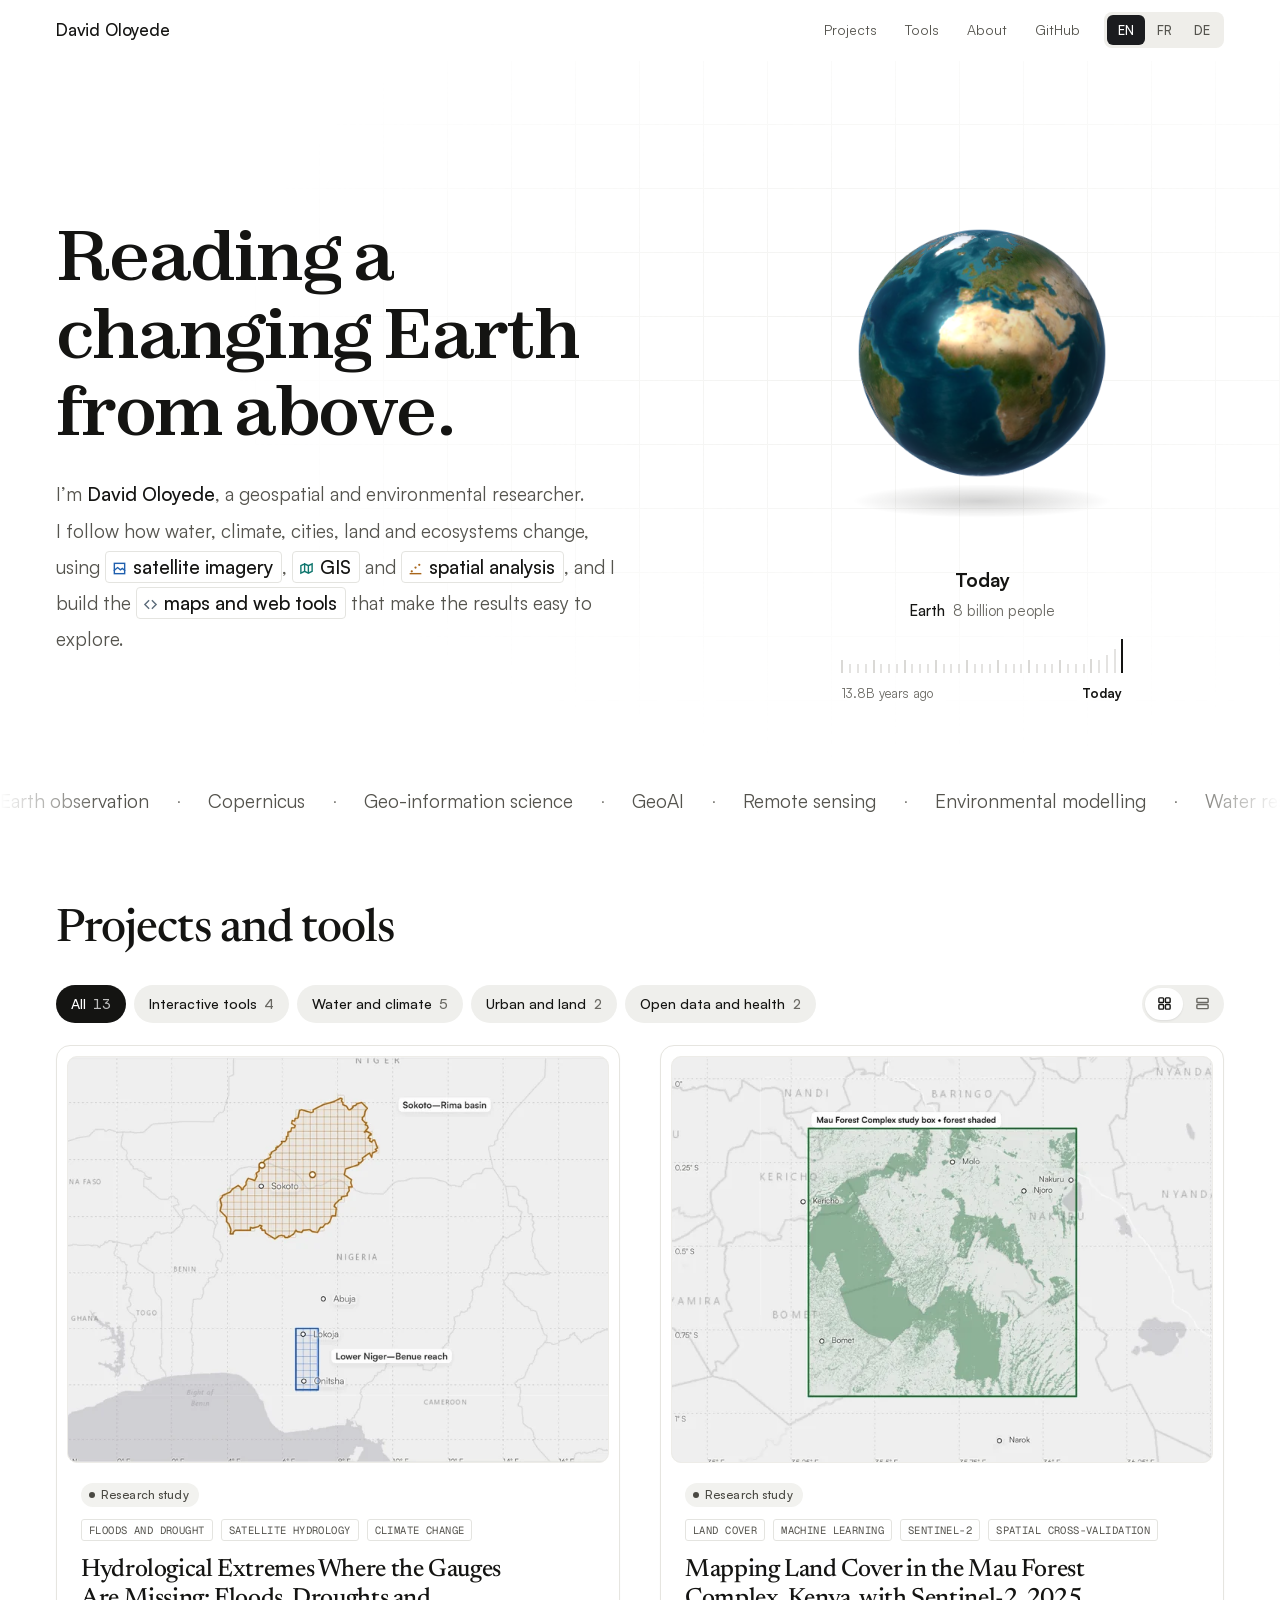
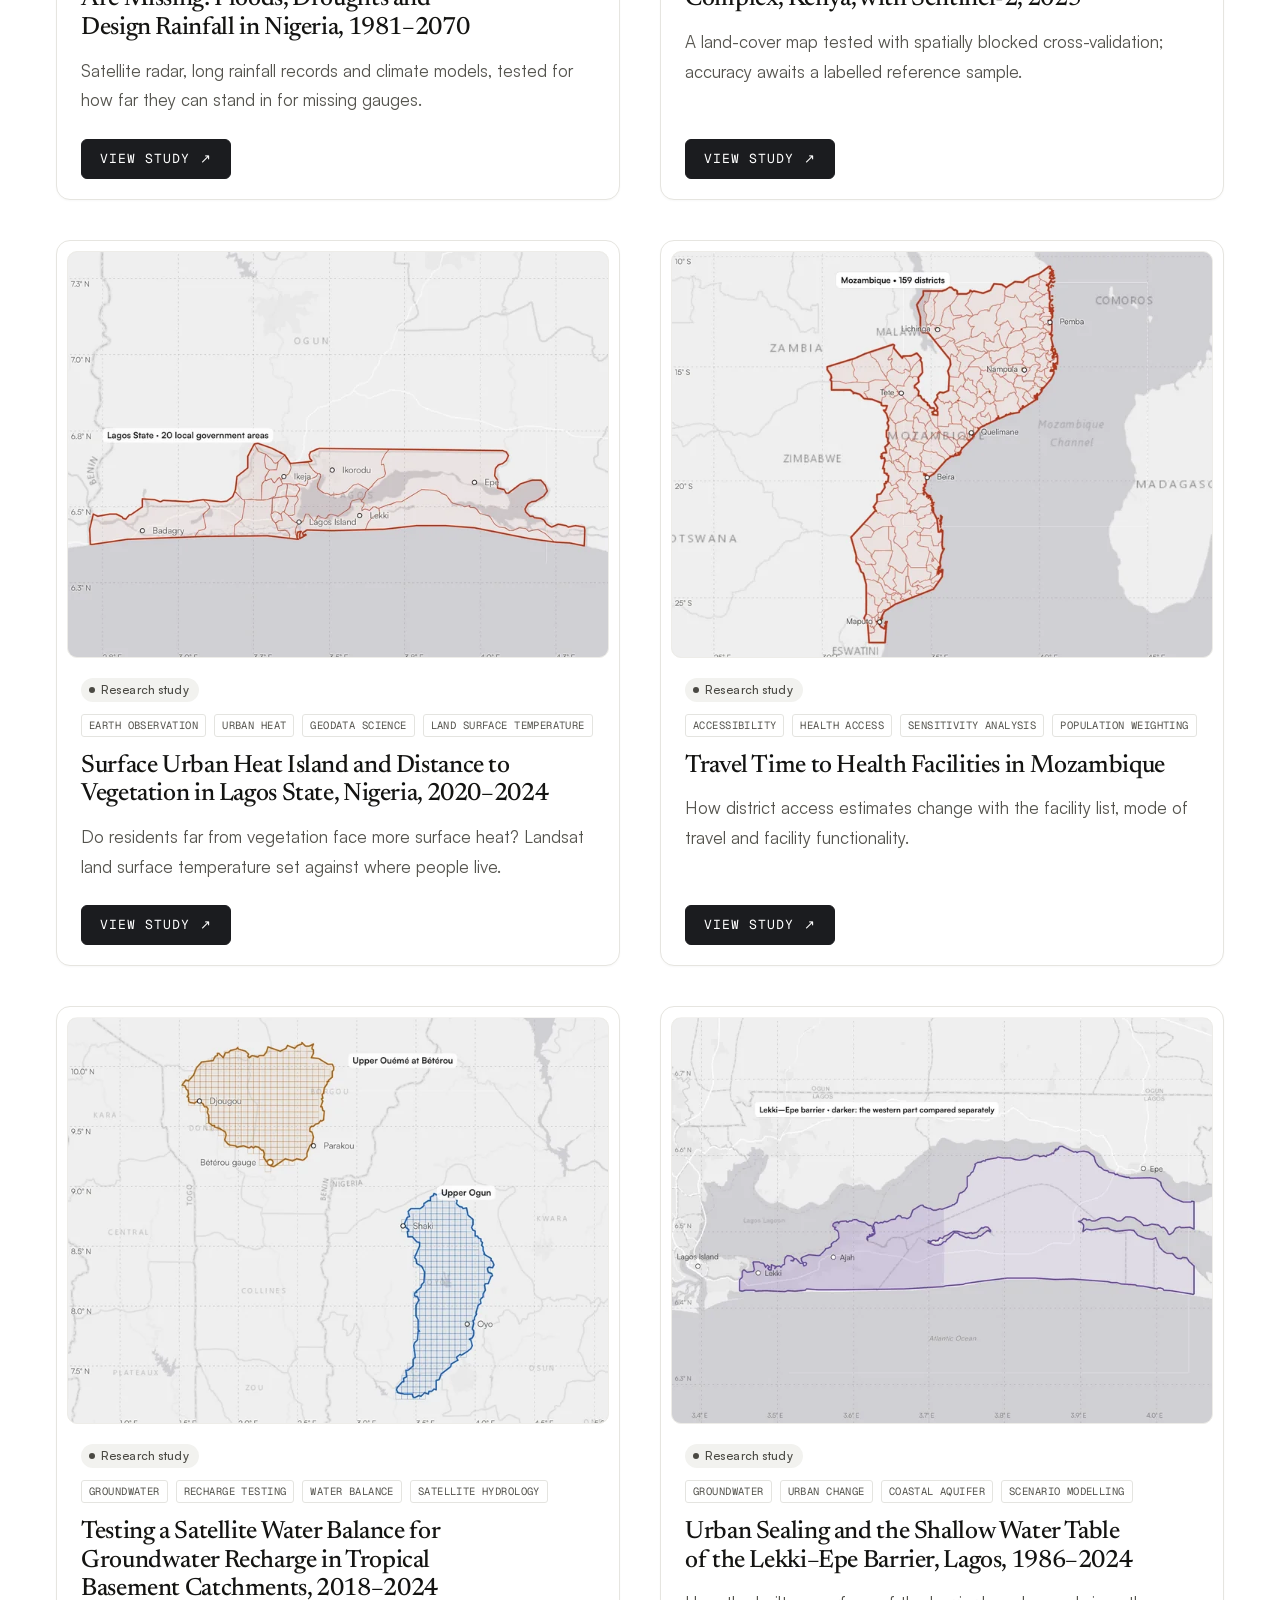
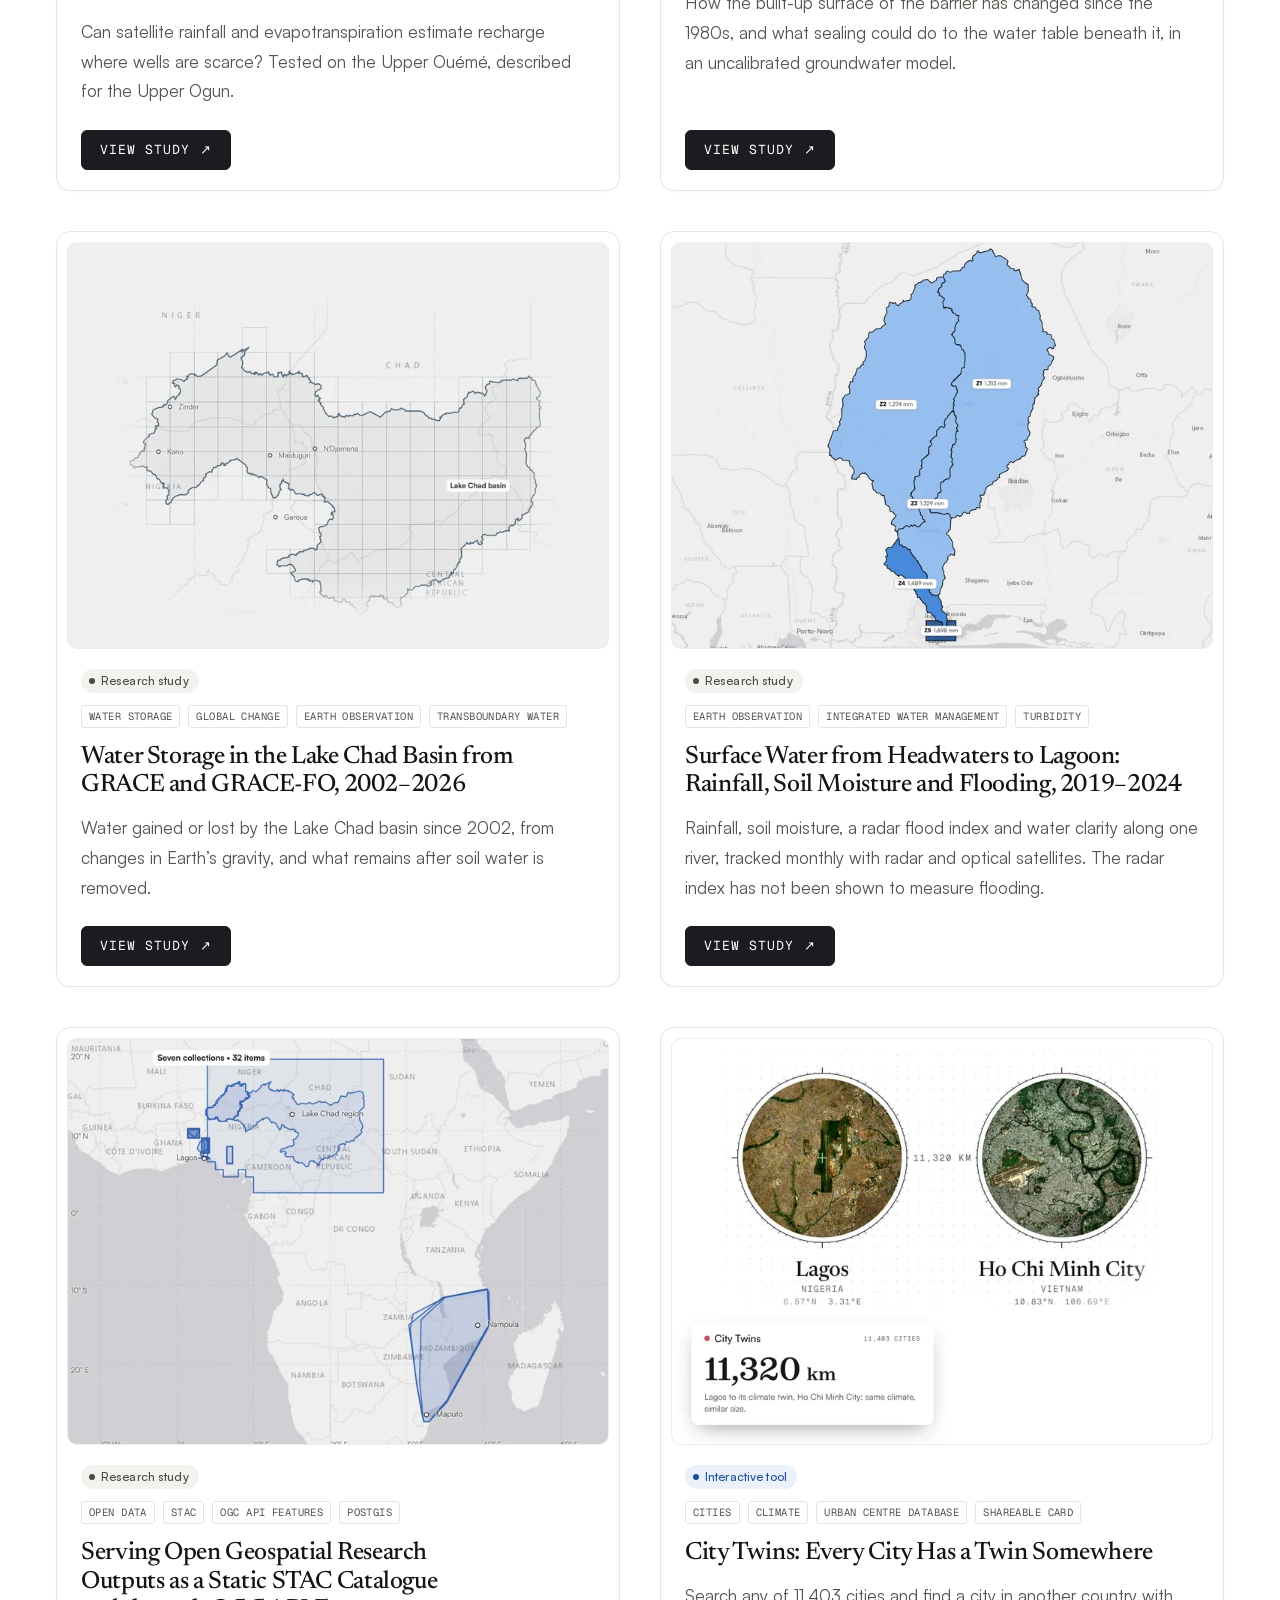
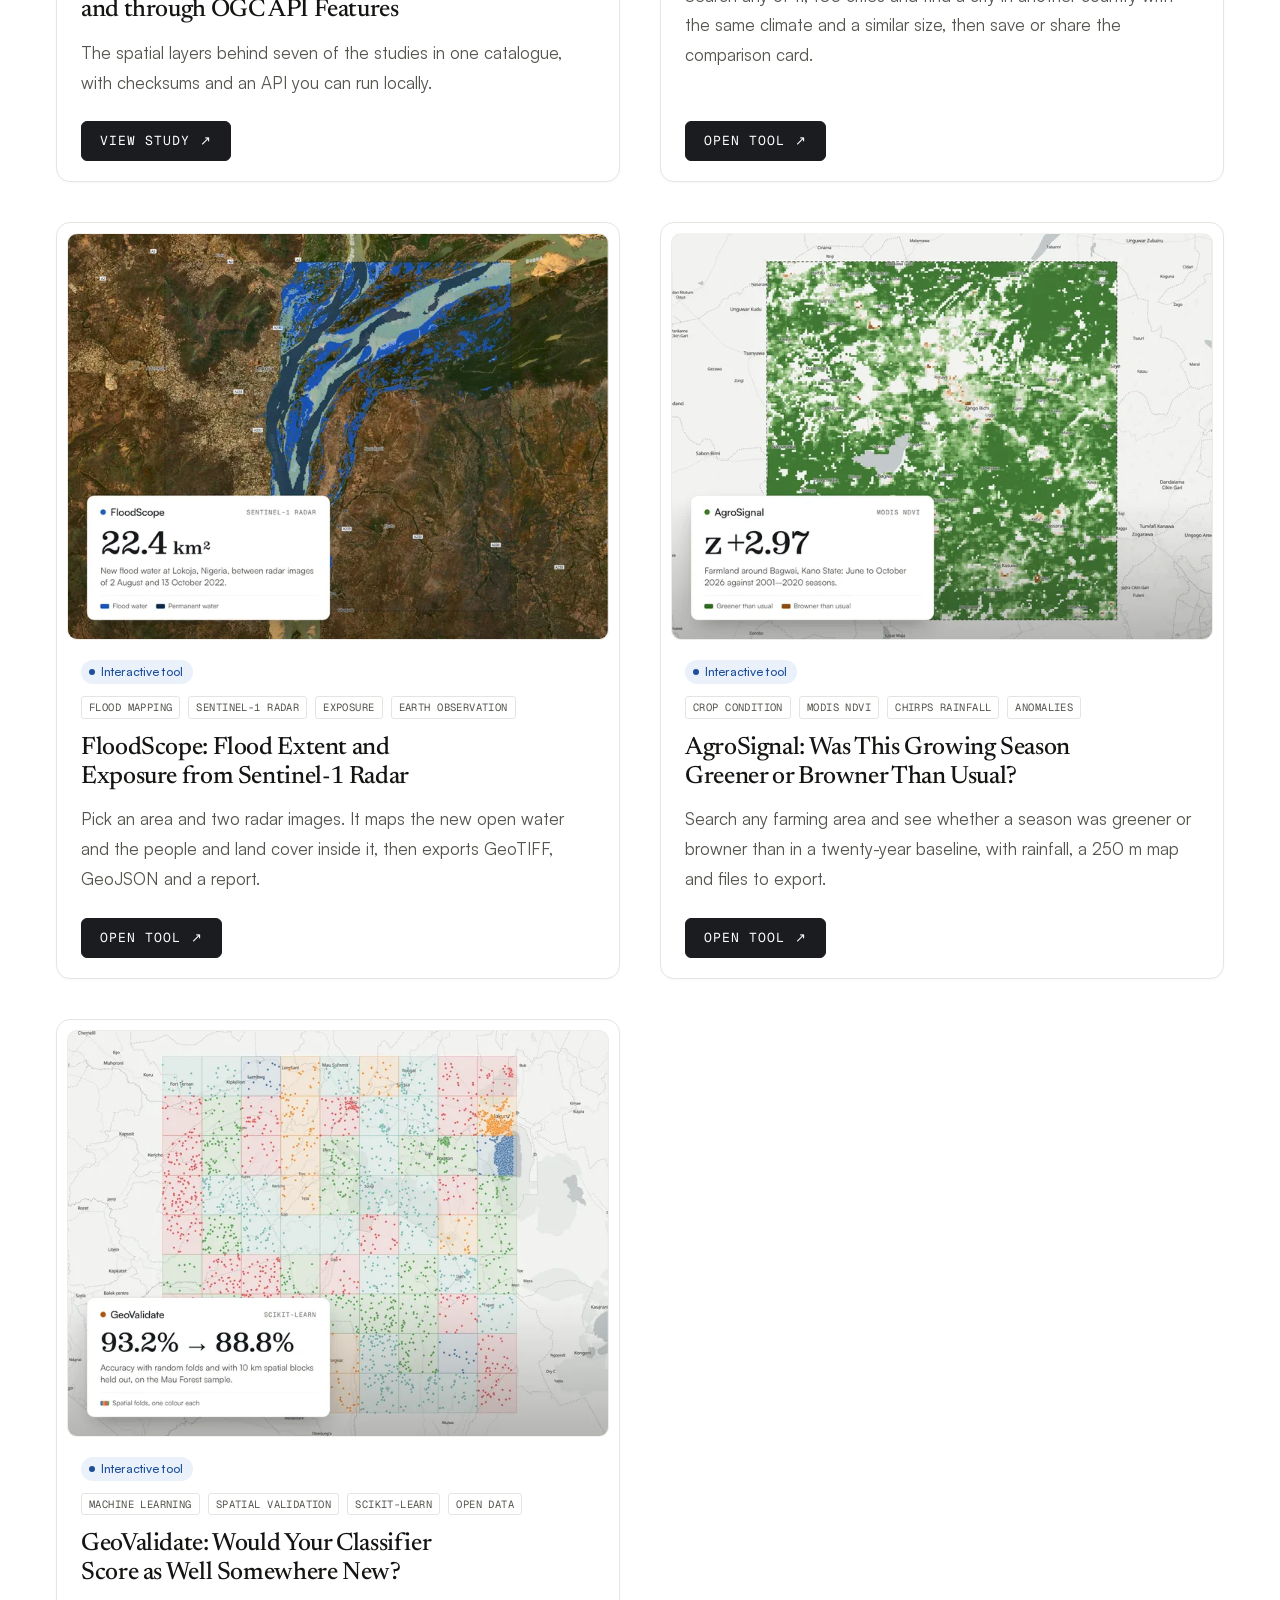
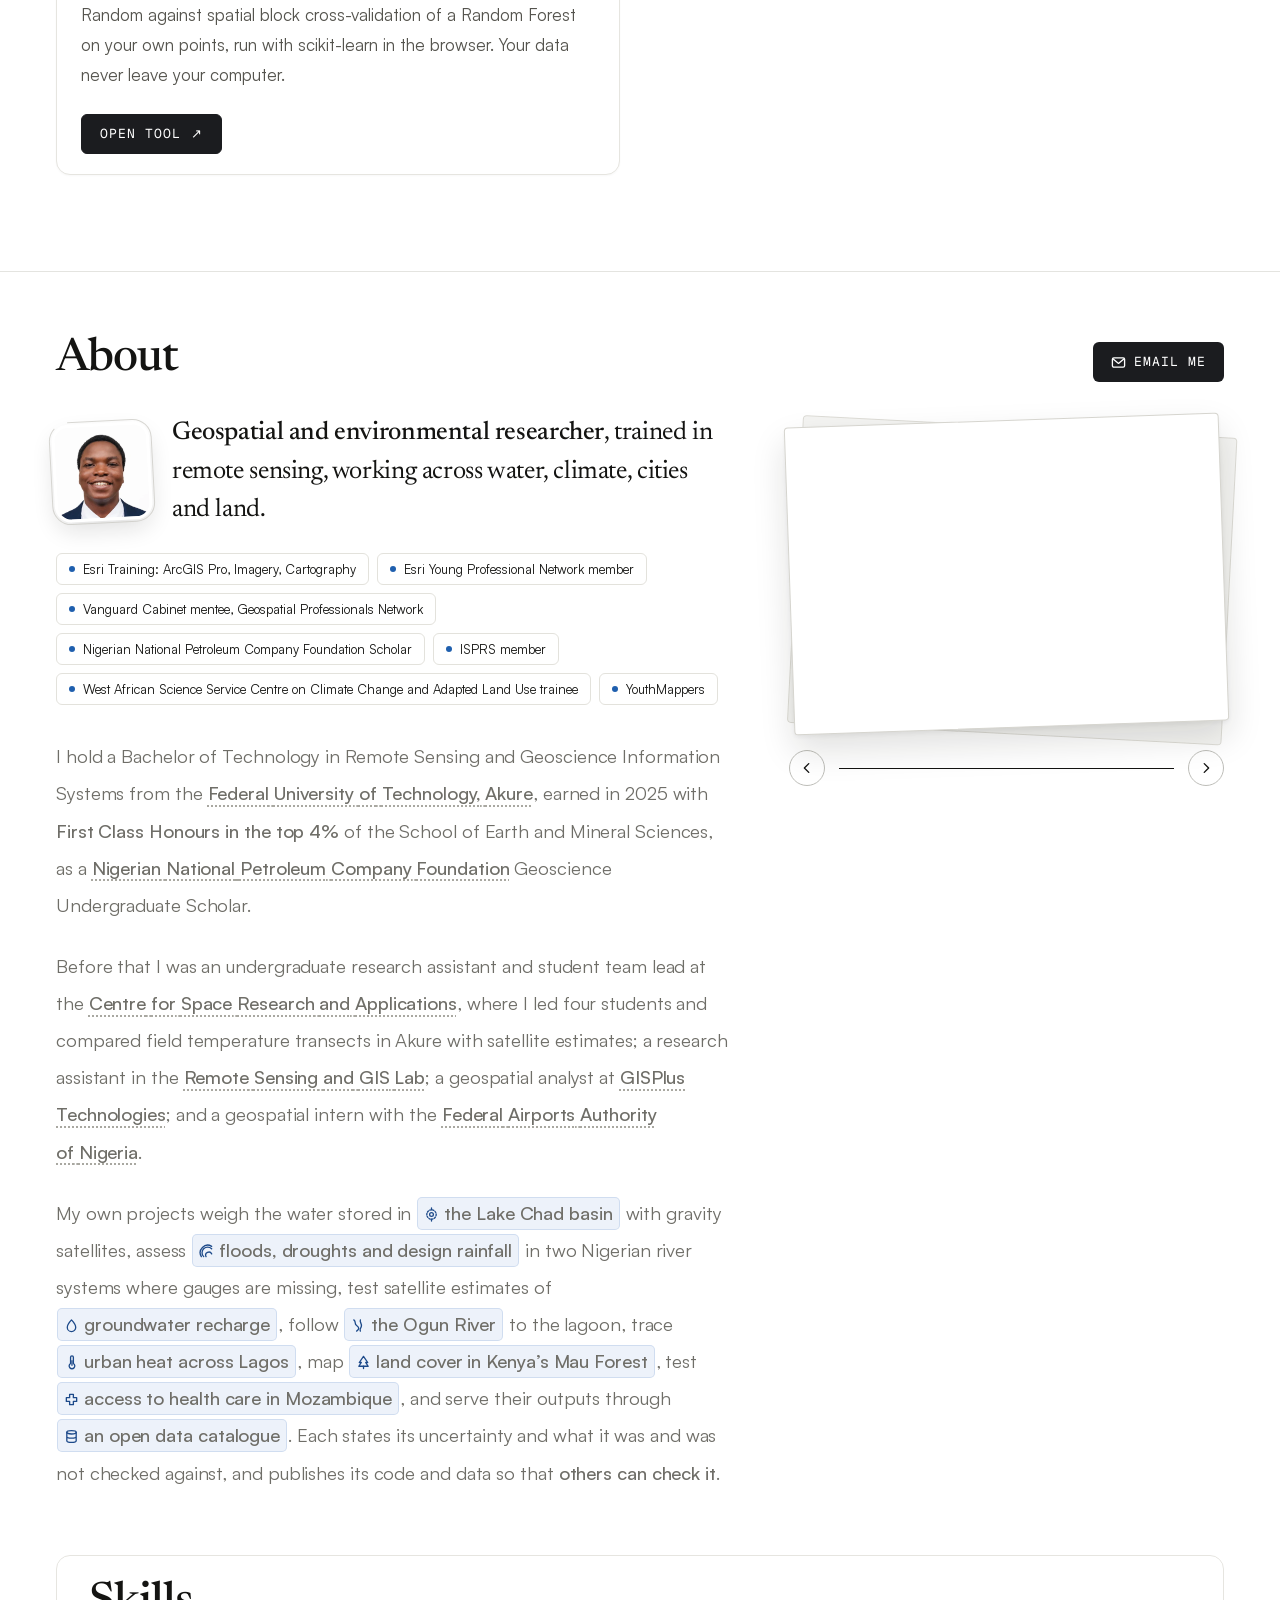
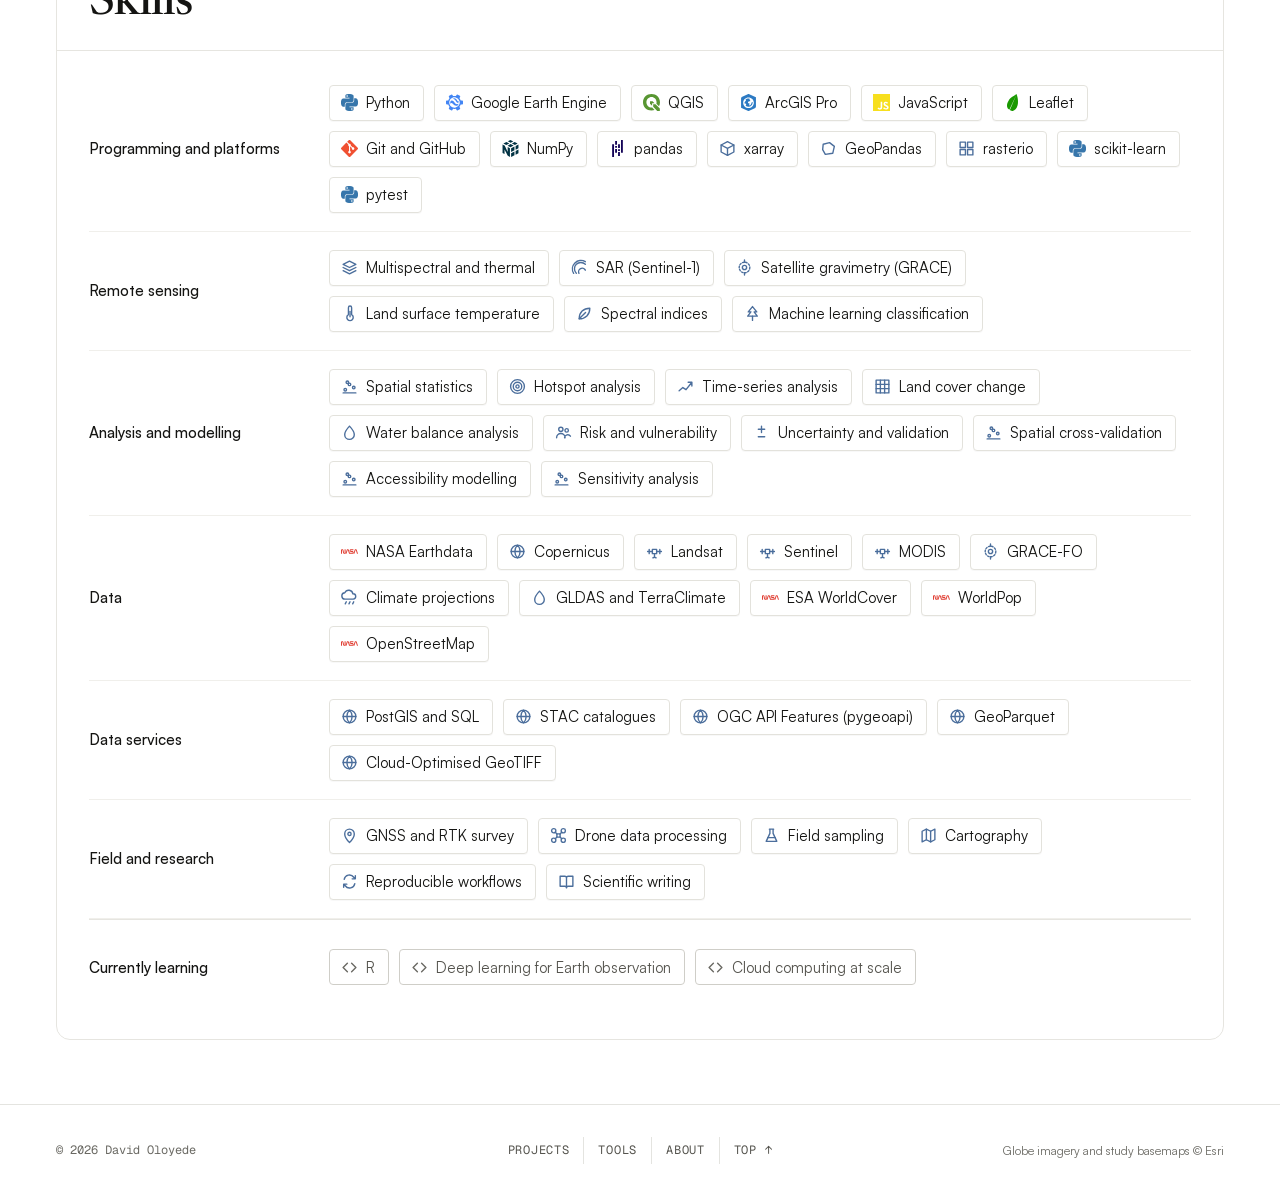
<file: index.html>
<!DOCTYPE html>
<html lang="en">
<head>
<meta charset="utf-8">
<meta name="viewport" content="width=device-width, initial-scale=1">
<title>David Oloyede · Geospatial and Environmental Researcher</title>
<meta name="description" content="David Oloyede is a geospatial and environmental researcher. He studies how the Earth’s surface changes with satellite imagery, GIS and spatial analysis, and builds the maps and web tools that make the results easy to explore.">
<meta name="author" content="David Oloyede">
<meta name="theme-color" content="#ffffff">
<link rel="canonical" href="https://oloyededavid.github.io/geospatial-rs-portfolio/">
<link rel="alternate" hreflang="en" href="https://oloyededavid.github.io/geospatial-rs-portfolio/">
<link rel="alternate" hreflang="fr" href="https://oloyededavid.github.io/geospatial-rs-portfolio/fr/">
<link rel="alternate" hreflang="de" href="https://oloyededavid.github.io/geospatial-rs-portfolio/de/">
<link rel="alternate" hreflang="x-default" href="https://oloyededavid.github.io/geospatial-rs-portfolio/">
<meta property="og:locale" content="en_GB">
<meta property="og:locale:alternate" content="fr_FR">
<meta property="og:locale:alternate" content="de_DE">
<meta property="og:type" content="website">
<meta property="og:title" content="David Oloyede · Geospatial and Environmental Researcher">
<meta property="og:description" content="Earth observation, GIS and spatial analysis applied to water, climate, cities, land and ecosystems, shared as open interactive studies (not peer reviewed).">
<meta property="og:url" content="https://oloyededavid.github.io/geospatial-rs-portfolio/">
<meta property="og:image" content="https://oloyededavid.github.io/geospatial-rs-portfolio/assets/og.png">
<meta property="og:image:width" content="1200">
<meta property="og:image:height" content="630">
<meta property="og:image:alt" content="Portfolio home page: “Reading a changing Earth from above”, with a globe showing Africa">
<meta name="twitter:card" content="summary_large_image">
<link rel="icon" href="favicon.svg" type="image/svg+xml">
<link rel="preload" href="assets/fonts/Zodiak-700.woff2" as="font" type="font/woff2" crossorigin>
<link rel="preload" href="assets/fonts/Satoshi-400.woff2" as="font" type="font/woff2" crossorigin>
<link rel="preload" href="assets/fonts/Newsreader-var.woff2" as="font" type="font/woff2" crossorigin>
<link rel="stylesheet" href="styles.css">
<script type="application/ld+json">{"@context": "https://schema.org", "@type": "Person", "name": "David Oloyede", "jobTitle": "Geospatial and Environmental Researcher", "worksFor": {"@type": "Organization", "name": "Prevalence Studio"}, "alumniOf": {"@type": "CollegeOrUniversity", "name": "Federal University of Technology, Akure"}, "url": "https://oloyededavid.github.io/geospatial-rs-portfolio/", "sameAs": ["https://github.com/oloyededavid"], "knowsAbout": ["Remote sensing", "Earth observation", "Geographic information systems", "Hydrology", "Urban heat", "Spatial analysis"]}</script>
<script>document.documentElement.classList.add('js');</script>
<script>try{var q=new URLSearchParams(location.search);if(q.get('city')||location.hash==='#twin')location.replace('./twin/'+location.search)}catch(e){}</script>
<script data-i18n-redirect>try{var l=localStorage.getItem('lang'),r=document.referrer;if((l==='fr'||l==='de')&&!(r&&new URL(r).origin===location.origin))location.replace(l+'/'+location.hash)}catch(e){}</script>
</head>
<body>
<div class="progress" aria-hidden="true"></div>
<a class="skip" href="#main">Skip to content</a>
<header class="collar-top"><div class="wrap hd">
  <a class="brand" href="#top">David Oloyede</a>
  <nav class="site-nav" aria-label="Sections"><a href="#studies">Projects</a><a href="#tools" data-filter-link="tool">Tools</a><a href="#about">About</a><a href="https://github.com/oloyededavid" rel="noopener">GitHub</a></nav>
  <div class="lang" role="group" aria-label="Language"><a href="./" data-lang="en" hreflang="en" lang="en" title="English" aria-label="English" aria-current="true">EN</a><a href="fr/" data-lang="fr" hreflang="fr" lang="fr" title="Français" aria-label="Français">FR</a><a href="de/" data-lang="de" hreflang="de" lang="de" title="Deutsch" aria-label="Deutsch">DE</a></div>
</div></header>

<main id="main">
  <section class="hello" id="top" aria-labelledby="hello-title"><div class="hello-bg" aria-hidden="true"><div class="grid"></div></div><div class="wrap hello-grid"><div class="hello-text">
    <h1 id="hello-title">Reading a changing Earth from above.</h1>
    <p class="hello-body">I’m <b class="hello-me">David Oloyede</b>, a geospatial and environmental researcher. I&nbsp;follow how water, climate, cities, land and ecosystems change, using <span class="nw"><span class="chip chip-01"><svg viewBox="0 0 16 16" aria-hidden="true"><rect x="2.5" y="2.5" width="11" height="11"/><path d="M2.5 10l3.5-3 3 2.5 2-1.5 2.5 2"/></svg>satellite imagery</span>,</span> <span class="nw"><span class="chip chip-02"><svg viewBox="0 0 16 16" aria-hidden="true"><path d="M2 5l4-2 4 2 4-2v8l-4 2-4-2-4 2z M6 3v8 M10 5v8"/></svg>GIS</span></span> and <span class="nw"><span class="chip chip-03"><svg viewBox="0 0 16 16" aria-hidden="true"><circle cx="4" cy="11" r="1.2"/><circle cx="8" cy="7" r="1.2"/><circle cx="12" cy="4" r="1.2"/><path d="M2.5 13.5h11"/></svg>spatial analysis</span>,</span> and I build the <span class="nw"><span class="chip chip-04"><svg viewBox="0 0 16 16" aria-hidden="true"><path d="M6 4L2 8l4 4M10 4l4 4-4 4"/></svg>maps and web tools</span></span> that make the results easy to explore.</p>
    </div>
    <figure class="globe" aria-label="Earth through time, from the Big Bang 13.8 billion years ago to today. Drag the timeline or use the arrow keys.">
      <canvas aria-hidden="true"></canvas><noscript><img class="globe-still" src="assets/globe-still.webp" width="480" height="480" alt="The Earth today, seen from space over Africa"></noscript>
      <figcaption><p class="g-cap" aria-hidden="true"></p><p class="g-line"><b class="g-h"></b> <span class="g-s"></span></p>
        <div class="g-rule" aria-hidden="true"><div class="g-ticks"></div><span class="g-thumb"></span></div>
        <p class="g-ends" aria-hidden="true"><span>13.8B years ago</span><span>Today</span></p></figcaption>
    </figure>
  </div></section>


  <div class="ticker" aria-label="Research interests" tabindex="-1"><div class="ticker-track"><div class="ticker-set"><span>Earth observation</span><i aria-hidden="true">·</i><span>Copernicus</span><i aria-hidden="true">·</i><span>Geo-information science</span><i aria-hidden="true">·</i><span>GeoAI</span><i aria-hidden="true">·</i><span>Remote sensing</span><i aria-hidden="true">·</i><span>Environmental modelling</span><i aria-hidden="true">·</i><span>Water resources</span><i aria-hidden="true">·</i><span>Climate change adaptation</span><i aria-hidden="true">·</i><span>Disaster risk reduction</span><i aria-hidden="true">·</i><span>Land use systems</span><i aria-hidden="true">·</i><span>Global change ecology</span><i aria-hidden="true">·</i><span>Ecosystems and biodiversity</span><i aria-hidden="true">·</i><span>Urban and rural systems</span><i aria-hidden="true">·</i><span>Spatial data science</span><i aria-hidden="true">·</i><span>Sustainable development</span><i aria-hidden="true">·</i><span>Public health and access to care</span><i aria-hidden="true">·</i><span>Forests and land cover</span><i aria-hidden="true">·</i><span>Open geospatial data</span><i aria-hidden="true">·</i></div><div class="ticker-set" aria-hidden="true"><span>Earth observation</span><i aria-hidden="true">·</i><span>Copernicus</span><i aria-hidden="true">·</i><span>Geo-information science</span><i aria-hidden="true">·</i><span>GeoAI</span><i aria-hidden="true">·</i><span>Remote sensing</span><i aria-hidden="true">·</i><span>Environmental modelling</span><i aria-hidden="true">·</i><span>Water resources</span><i aria-hidden="true">·</i><span>Climate change adaptation</span><i aria-hidden="true">·</i><span>Disaster risk reduction</span><i aria-hidden="true">·</i><span>Land use systems</span><i aria-hidden="true">·</i><span>Global change ecology</span><i aria-hidden="true">·</i><span>Ecosystems and biodiversity</span><i aria-hidden="true">·</i><span>Urban and rural systems</span><i aria-hidden="true">·</i><span>Spatial data science</span><i aria-hidden="true">·</i><span>Sustainable development</span><i aria-hidden="true">·</i><span>Public health and access to care</span><i aria-hidden="true">·</i><span>Forests and land cover</span><i aria-hidden="true">·</i><span>Open geospatial data</span><i aria-hidden="true">·</i></div></div></div>

  <section class="insets" id="studies" aria-labelledby="insets-title"><div class="wrap">
    <div class="sh pf-head"><h2 id="insets-title">Projects and tools</h2></div>
    <div class="pf-bar"><div class="pf-filters" role="group" aria-label="Filter projects"><button type="button" class="pf-f" data-filter="all" aria-pressed="true">All <span class="pf-n">13</span></button><button type="button" class="pf-f" data-filter="tool" aria-pressed="false">Interactive tools <span class="pf-n">4</span></button><button type="button" class="pf-f" data-filter="water" aria-pressed="false">Water and climate <span class="pf-n">5</span></button><button type="button" class="pf-f" data-filter="land" aria-pressed="false">Urban and land <span class="pf-n">2</span></button><button type="button" class="pf-f" data-filter="open" aria-pressed="false">Open data and health <span class="pf-n">2</span></button></div><div class="pf-view" role="group" aria-label="Layout"><button type="button" class="pf-v" data-view="grid" aria-pressed="true"><span class="sr-only">Grid</span><svg viewBox="0 0 16 16" aria-hidden="true"><rect x="2" y="2" width="5" height="5" rx="1"/><rect x="9" y="2" width="5" height="5" rx="1"/><rect x="2" y="9" width="5" height="5" rx="1"/><rect x="9" y="9" width="5" height="5" rx="1"/></svg></button><button type="button" class="pf-v" data-view="row" aria-pressed="false"><span class="sr-only">Row</span><svg viewBox="0 0 16 16" aria-hidden="true"><rect x="2" y="2.5" width="12" height="4.5" rx="1"/><rect x="2" y="9" width="12" height="4.5" rx="1"/></svg></button></div></div>
    <span id="tools" class="anchor" aria-hidden="true"></span>
    <p class="sr-only" id="pf-status" aria-live="polite"></p>
    <div class="inset-list">
      <article class="inset reveal" id="study-01" data-n="01" data-cat="water" data-kind="study" aria-labelledby="t01">
        <div class="inset-text">
          <p class="kind kind--study">Research study</p>
          <ul class="tags" aria-label="Topics"><li style="--k:0">Floods and drought</li><li style="--k:1">Satellite hydrology</li><li style="--k:2">Climate change</li><li style="--k:3">Earth observation</li></ul>
          <h3 id="t01"><a class="inset-link" href="https://oloyededavid.github.io/Observational-Hydrology-Extremes/" rel="noopener">Hydrological Extremes Where the Gauges Are Missing: Floods, Droughts and Design Rainfall in Nigeria, <span class="nw">1981–2070</span></a></h3>
          <p class="inset-desc">Satellite radar, long rainfall records and climate models, tested for how far they can stand in for missing gauges.</p>
          <p class="inset-actions"><span class="cta" aria-hidden="true">View study <span class="arrow">↗</span></span></p>
        </div>
        <div class="inset-media"><img class="frame on" src="assets/projects/hydrology-1200.webp" srcset="assets/projects/hydrology-1200.webp 1200w, assets/projects/hydrology-720.webp 720w" sizes="(min-width: 960px) 56vw, 92vw" width="1200" height="900" loading="lazy" decoding="async" alt="Map of Nigeria and its neighbours showing the two study areas: the Sokoto–Rima basin in the north-west and the Lower Niger–Benue reach near Lokoja, each divided into 0.25 degree grid cells."><p class="map-cap">Sokoto–Rima basin and Lower Niger–Benue reach</p></div>
      </article>
      <article class="inset reveal" id="study-07" data-n="07" data-cat="land" data-kind="study" aria-labelledby="t07">
        <div class="inset-text">
          <p class="kind kind--study">Research study</p>
          <ul class="tags" aria-label="Topics"><li style="--k:0">Land cover</li><li style="--k:1">Machine learning</li><li style="--k:2">Sentinel-2</li><li style="--k:3">Spatial cross-validation</li></ul>
          <h3 id="t07"><a class="inset-link" href="https://oloyededavid.github.io/Mau-Forest-Land-Cover/" rel="noopener">Mapping Land Cover in the Mau Forest Complex, Kenya, with Sentinel-2, <span class="nw">2025</span></a></h3>
          <p class="inset-desc">A land-cover map tested with spatially blocked cross-validation; accuracy awaits a labelled reference sample.</p>
          <p class="inset-actions"><span class="cta" aria-hidden="true">View study <span class="arrow">↗</span></span></p>
        </div>
        <div class="inset-media"><img class="frame on" src="assets/projects/mau-1200.webp" srcset="assets/projects/mau-1600.webp 1600w, assets/projects/mau-1200.webp 1200w, assets/projects/mau-720.webp 720w" sizes="(min-width: 960px) 56vw, 92vw" width="1200" height="900" loading="lazy" decoding="async" alt="Map of the Mau Forest Complex study box in Kenya, with the forest mapped in 2025 shaded green and Kericho, Molo, Njoro, Nakuru, Bomet and Narok marked."><p class="map-cap">Mau Forest Complex study box, Kenya</p></div>
      </article>
      <article class="inset reveal" id="study-05" data-n="05" data-cat="land" data-kind="study" aria-labelledby="t05">
        <div class="inset-text">
          <p class="kind kind--study">Research study</p>
          <ul class="tags" aria-label="Topics"><li style="--k:0">Earth observation</li><li style="--k:1">Urban heat</li><li style="--k:2">Geodata science</li><li style="--k:3">Land surface temperature</li></ul>
          <h3 id="t05"><a class="inset-link" href="https://oloyededavid.github.io/Lagos-Urban-Heat-Analytics/" rel="noopener">Surface Urban Heat Island and Distance to Vegetation in Lagos State, Nigeria, <span class="nw">2020–2024</span></a></h3>
          <p class="inset-desc">Do residents far from vegetation face more surface heat? Landsat land surface temperature set against where people live.</p>
          <p class="inset-actions"><span class="cta" aria-hidden="true">View study <span class="arrow">↗</span></span></p>
        </div>
        <div class="inset-media"><img class="frame on" src="assets/projects/lagos-1200.webp" srcset="assets/projects/lagos-1200.webp 1200w, assets/projects/lagos-720.webp 720w" sizes="(min-width: 960px) 56vw, 92vw" width="1200" height="900" loading="lazy" decoding="async" alt="Map of Lagos State between Benin and Ogun State and the Atlantic, divided into its 20 local government areas, with Badagry, Ikeja, Ikorodu, Lagos Island, Lekki and Epe marked."><p class="map-cap">Lagos State and its 20 local government areas</p></div>
      </article>
      <article class="inset reveal" id="study-08" data-n="08" data-cat="open" data-kind="study" aria-labelledby="t08">
        <div class="inset-text">
          <p class="kind kind--study">Research study</p>
          <ul class="tags" aria-label="Topics"><li style="--k:0">Accessibility</li><li style="--k:1">Health access</li><li style="--k:2">Sensitivity analysis</li><li style="--k:3">Population weighting</li></ul>
          <h3 id="t08"><a class="inset-link" href="https://oloyededavid.github.io/Mozambique-Health-Access/" rel="noopener">Travel Time to Health Facilities in Mozambique</a></h3>
          <p class="inset-desc">How district access estimates change with the facility list, mode of travel and facility functionality.</p>
          <p class="inset-actions"><span class="cta" aria-hidden="true">View study <span class="arrow">↗</span></span></p>
        </div>
        <div class="inset-media"><img class="frame on" src="assets/projects/mozambique-1200.webp" srcset="assets/projects/mozambique-1600.webp 1600w, assets/projects/mozambique-1200.webp 1200w, assets/projects/mozambique-720.webp 720w" sizes="(min-width: 960px) 56vw, 92vw" width="1200" height="900" loading="lazy" decoding="async" alt="Map of Mozambique divided into its 159 districts, with Lichinga, Pemba, Tete, Nampula, Quelimane, Beira and Maputo marked."><p class="map-cap">Mozambique, 159 districts</p></div>
      </article>
      <article class="inset reveal" id="study-03" data-n="03" data-cat="water" data-kind="study" aria-labelledby="t03">
        <div class="inset-text">
          <p class="kind kind--study">Research study</p>
          <ul class="tags" aria-label="Topics"><li style="--k:0">Groundwater</li><li style="--k:1">Recharge testing</li><li style="--k:2">Water balance</li><li style="--k:3">Satellite hydrology</li></ul>
          <h3 id="t03"><a class="inset-link" href="https://oloyededavid.github.io/Oueme-Ogun-Groundwater-Recharge/" rel="noopener">Testing a Satellite Water Balance for Groundwater Recharge in Tropical Basement Catchments, <span class="nw">2018–2024</span></a></h3>
          <p class="inset-desc">Can satellite rainfall and evapotranspiration estimate recharge where wells are scarce? Tested on the Upper Ouémé, described for the Upper Ogun.</p>
          <p class="inset-actions"><span class="cta" aria-hidden="true">View study <span class="arrow">↗</span></span></p>
        </div>
        <div class="inset-media"><img class="frame on" src="assets/projects/oueme-1200.webp" srcset="assets/projects/oueme-1600.webp 1600w, assets/projects/oueme-1200.webp 1200w, assets/projects/oueme-720.webp 720w" sizes="(min-width: 960px) 56vw, 92vw" width="1200" height="900" loading="lazy" decoding="async" alt="Map of the Upper Ouémé catchment in Benin and the Upper Ogun catchment in Nigeria, each divided into 5 km rainfall grid cells, with the Bétérou river gauge marked."><p class="map-cap">Upper Ouémé and Upper Ogun catchments</p></div>
      </article>
      <article class="inset reveal" id="study-06" data-n="06" data-cat="water" data-kind="study" aria-labelledby="t06">
        <div class="inset-text">
          <p class="kind kind--study">Research study</p>
          <ul class="tags" aria-label="Topics"><li style="--k:0">Groundwater</li><li style="--k:1">Urban change</li><li style="--k:2">Coastal aquifer</li><li style="--k:3">Scenario modelling</li></ul>
          <h3 id="t06"><a class="inset-link" href="https://oloyededavid.github.io/Coastal-Hydrogeology-Modeling/" rel="noopener">Urban Sealing and the Shallow Water Table of the Lekki⁠–⁠Epe Barrier, Lagos, <span class="nw">1986–2024</span></a></h3>
          <p class="inset-desc">How the built-up surface of the barrier has changed since the 1980s, and what sealing could do to the water table beneath it, in an uncalibrated groundwater model.</p>
          <p class="inset-actions"><span class="cta" aria-hidden="true">View study <span class="arrow">↗</span></span></p>
        </div>
        <div class="inset-media"><img class="frame on" src="assets/projects/coastal-area-1200.webp" srcset="assets/projects/coastal-area-1600.webp 1600w, assets/projects/coastal-area-1200.webp 1200w, assets/projects/coastal-area-720.webp 720w" sizes="(min-width: 960px) 56vw, 92vw" width="1200" height="900" loading="lazy" decoding="async" alt="Map of the Lekki–Epe barrier between the lagoons and the Atlantic, from Lagos Island and Lekki in the west to Epe in the east, with the western part used in the comparisons shaded."><p class="map-cap">Lekki–Epe barrier between the lagoons and the sea</p></div>
      </article>
      <article class="inset reveal" id="study-04" data-n="04" data-cat="water" data-kind="study" aria-labelledby="t04">
        <div class="inset-text">
          <p class="kind kind--study">Research study</p>
          <ul class="tags" aria-label="Topics"><li style="--k:0">Water storage</li><li style="--k:1">Global change</li><li style="--k:2">Earth observation</li><li style="--k:3">Transboundary water</li></ul>
          <h3 id="t04"><a class="inset-link" href="https://oloyededavid.github.io/Groundwater-Storage-Gravimetry/" rel="noopener">Water Storage in the Lake Chad Basin from GRACE and GRACE-FO, <span class="nw">2002–2026</span></a></h3>
          <p class="inset-desc">Water gained or lost by the Lake Chad basin since 2002, from changes in Earth’s gravity, and what remains after soil water is removed.</p>
          <p class="inset-actions"><span class="cta" aria-hidden="true">View study <span class="arrow">↗</span></span></p>
        </div>
        <div class="inset-media"><img class="frame on" src="assets/projects/gravimetry-area-1200.webp" srcset="assets/projects/gravimetry-area-1600.webp 1600w, assets/projects/gravimetry-area-1200.webp 1200w, assets/projects/gravimetry-area-720.webp 720w" sizes="(min-width: 960px) 56vw, 92vw" width="1200" height="900" loading="lazy" decoding="async" alt="Map of the Lake Chad basin across Niger, Nigeria, Chad, Cameroon and the Central African Republic, overlaid with the one-degree GRACE grid cells used in the study."><p class="map-cap">Lake Chad basin and GRACE cells</p></div>
      </article>
      <article class="inset reveal" id="study-02" data-n="02" data-cat="water" data-kind="study" aria-labelledby="t02">
        <div class="inset-text">
          <p class="kind kind--study">Research study</p>
          <ul class="tags" aria-label="Topics"><li style="--k:0">Earth observation</li><li style="--k:1">Integrated water management</li><li style="--k:2">Turbidity</li><li style="--k:3">Geovisualisation</li></ul>
          <h3 id="t02"><a class="inset-link" href="https://oloyededavid.github.io/Ogun-Catchment-Coast-Observatory/" rel="noopener">Surface Water from Headwaters to Lagoon: Rainfall, Soil Moisture and Flooding, <span class="nw">2019–2024</span></a></h3>
          <p class="inset-desc">Rainfall, soil moisture, a radar flood index and water clarity along one river, tracked monthly with radar and optical satellites. The radar index has not been shown to measure flooding.</p>
          <p class="inset-actions"><span class="cta" aria-hidden="true">View study <span class="arrow">↗</span></span></p>
        </div>
        <div class="inset-media"><img class="frame on" src="assets/projects/ogun-area-1200.webp" srcset="assets/projects/ogun-area-1600.webp 1600w, assets/projects/ogun-area-1200.webp 1200w, assets/projects/ogun-area-720.webp 720w" sizes="(min-width: 960px) 56vw, 92vw" width="1200" height="900" loading="lazy" decoding="async" alt="Map of the Ogun River catchment from its headwaters to the Lagos lagoon, divided into sub-basins Z1 to Z4 and the lagoon zone Z5, shaded by mean annual rainfall, 2019–2024."><p class="map-cap">Ogun catchment: sub-basins Z1–Z4 and lagoon zone Z5</p></div>
      </article>
      <article class="inset reveal" id="study-09" data-n="09" data-cat="open" data-kind="study" aria-labelledby="t09">
        <div class="inset-text">
          <p class="kind kind--study">Research study</p>
          <ul class="tags" aria-label="Topics"><li style="--k:0">Open data</li><li style="--k:1">STAC</li><li style="--k:2">OGC API Features</li><li style="--k:3">PostGIS</li></ul>
          <h3 id="t09"><a class="inset-link" href="https://oloyededavid.github.io/Open-Geodata-Catalogue/" rel="noopener">Serving Open Geospatial Research Outputs as a Static STAC Catalogue and through OGC API Features</a></h3>
          <p class="inset-desc">The spatial layers behind seven of the studies in one catalogue, with checksums and an API you can run locally.</p>
          <p class="inset-actions"><span class="cta" aria-hidden="true">View study <span class="arrow">↗</span></span></p>
        </div>
        <div class="inset-media"><img class="frame on" src="assets/projects/catalogue-1200.webp" srcset="assets/projects/catalogue-1600.webp 1600w, assets/projects/catalogue-1200.webp 1200w, assets/projects/catalogue-720.webp 720w" sizes="(min-width: 960px) 56vw, 92vw" width="1200" height="900" loading="lazy" decoding="async" alt="Map of Africa with the footprints of the catalogue’s 32 items in seven collections: study areas across Nigeria and Benin, the Lake Chad basin and Mozambique."><p class="map-cap">Where the catalogue’s layers lie</p></div>
      </article>
      <article class="inset reveal is-tool" id="tool-0" data-cat="tool" data-kind="tool" aria-labelledby="tt0">
        <div class="inset-text">
          <p class="kind kind--tool">Interactive tool</p>
          <ul class="tags" aria-label="Topics"><li style="--k:0">Cities</li><li style="--k:1">Climate</li><li style="--k:2">Urban Centre Database</li><li style="--k:3">Shareable card</li></ul>
          <h3 id="tt0"><a class="inset-link" href="./twin/">City Twins: Every City Has a Twin Somewhere</a></h3>
          <p class="inset-desc">Search any of 11,403 cities and find a city in another country with the same climate and a similar size, then save or share the comparison card.</p>
          <p class="inset-actions"><span class="cta" aria-hidden="true">Open tool <span class="arrow">↗</span></span></p>
        </div>
        <div class="inset-media"><img class="frame on" src="assets/tools/citytwins-1200.webp" srcset="assets/tools/citytwins-1600.webp 1600w, assets/tools/citytwins-1200.webp 1200w, assets/tools/citytwins-720.webp 720w" sizes="(min-width: 960px) 46vw, 92vw" width="1200" height="900" loading="lazy" decoding="async" alt="Satellite views of Lagos and Ho Chi Minh City side by side, 11,320 km apart, with a panel naming City Twins and the distance between the two cities."><p class="map-cap">Lagos and its twin, Ho Chi Minh City</p></div>
      </article>
      <article class="inset reveal is-tool" id="tool-1" data-cat="tool" data-kind="tool" aria-labelledby="tt1">
        <div class="inset-text">
          <p class="kind kind--tool">Interactive tool</p>
          <ul class="tags" aria-label="Topics"><li style="--k:0">Flood mapping</li><li style="--k:1">Sentinel-1 radar</li><li style="--k:2">Exposure</li><li style="--k:3">Earth observation</li></ul>
          <h3 id="tt1"><a class="inset-link" href="https://oloyededavid.github.io/FloodScope/" rel="noopener">FloodScope: Flood Extent and Exposure from Sentinel-1 Radar</a></h3>
          <p class="inset-desc">Pick an area and two radar images. It maps the new open water and the people and land cover inside it, then exports GeoTIFF, GeoJSON and a report.</p>
          <p class="inset-actions"><span class="cta" aria-hidden="true">Open tool <span class="arrow">↗</span></span></p>
        </div>
        <div class="inset-media"><img class="frame on" src="assets/tools/floodscope-1200.webp" srcset="assets/tools/floodscope-1600.webp 1600w, assets/tools/floodscope-1200.webp 1200w, assets/tools/floodscope-720.webp 720w" sizes="(min-width: 960px) 46vw, 92vw" width="1200" height="900" loading="lazy" decoding="async" alt="FloodScope flood map at Lokoja, Nigeria, on satellite imagery: new flood water in blue and permanent water in dark blue along the Niger and Benue, with a panel giving 22.4 km² of new flood water."><p class="map-cap">Lokoja, Nigeria, after the October 2022 flood</p></div>
      </article>
      <article class="inset reveal is-tool" id="tool-2" data-cat="tool" data-kind="tool" aria-labelledby="tt2">
        <div class="inset-text">
          <p class="kind kind--tool">Interactive tool</p>
          <ul class="tags" aria-label="Topics"><li style="--k:0">Crop condition</li><li style="--k:1">MODIS NDVI</li><li style="--k:2">CHIRPS rainfall</li><li style="--k:3">Anomalies</li></ul>
          <h3 id="tt2"><a class="inset-link" href="https://oloyededavid.github.io/AgroSignal/" rel="noopener">AgroSignal: Was This Growing Season Greener or Browner Than Usual?</a></h3>
          <p class="inset-desc">Search any farming area and see whether a season was greener or browner than in a twenty-year baseline, with rainfall, a 250 m map and files to export.</p>
          <p class="inset-actions"><span class="cta" aria-hidden="true">Open tool <span class="arrow">↗</span></span></p>
        </div>
        <div class="inset-media"><img class="frame on" src="assets/tools/agrosignal-1200.webp" srcset="assets/tools/agrosignal-1600.webp 1600w, assets/tools/agrosignal-1200.webp 1200w, assets/tools/agrosignal-720.webp 720w" sizes="(min-width: 960px) 46vw, 92vw" width="1200" height="900" loading="lazy" decoding="async" alt="AgroSignal map of farmland around Bagwai, Kano State, mostly green where the June to October 2026 season was greener than in 2001–2020, with a panel giving a regional z-score of +2.97."><p class="map-cap">Farmland around Bagwai, Kano State, June–October 2026</p></div>
      </article>
      <article class="inset reveal is-tool" id="tool-3" data-cat="tool" data-kind="tool" aria-labelledby="tt3">
        <div class="inset-text">
          <p class="kind kind--tool">Interactive tool</p>
          <ul class="tags" aria-label="Topics"><li style="--k:0">Machine learning</li><li style="--k:1">Spatial validation</li><li style="--k:2">scikit-learn</li><li style="--k:3">Open data</li></ul>
          <h3 id="tt3"><a class="inset-link" href="https://oloyededavid.github.io/GeoValidate/" rel="noopener">GeoValidate: Would Your Classifier Score as Well Somewhere New?</a></h3>
          <p class="inset-desc">Random against spatial block cross-validation of a Random Forest on your own points, run with scikit-learn in the browser. Your data never leave your computer.</p>
          <p class="inset-actions"><span class="cta" aria-hidden="true">Open tool <span class="arrow">↗</span></span></p>
        </div>
        <div class="inset-media"><img class="frame on" src="assets/tools/geovalidate-1200.webp" srcset="assets/tools/geovalidate-1600.webp 1600w, assets/tools/geovalidate-1200.webp 1200w, assets/tools/geovalidate-720.webp 720w" sizes="(min-width: 960px) 46vw, 92vw" width="1200" height="900" loading="lazy" decoding="async" alt="GeoValidate map of the Mau Forest sample points in coloured 10 km blocks, one colour per spatial fold, with a panel giving accuracy falling from 93.2% with random folds to 88.8% with spatial blocks."><p class="map-cap">Mau Forest sample, held out in 10 km blocks</p></div>
      </article>
    </div>
  </div></section>

  <section class="about" id="about" aria-labelledby="about-title"><div class="wrap"><div class="ab">
    <div class="sh sh--row"><h2 id="about-title">About</h2><a class="sh-cta" href="mailto:oloyededavid10@gmail.com"><svg viewBox="0 0 16 16" aria-hidden="true"><rect x="1.5" y="3" width="13" height="10" rx="1.5"/><path d="M2 4l6 5 6-5"/></svg>Email me</a></div>
    <div class="ab-text">
      <div class="ab-intro">
        <figure class="ab-pic"><img src="assets/portrait.webp" width="160" height="160" alt="Portrait of David Oloyede" loading="lazy" decoding="async"><svg viewBox="0 0 100 100" preserveAspectRatio="none" aria-hidden="true"><rect x="1" y="1" width="98" height="98" rx="18" ry="18" pathLength="1"/></svg></figure>
        <p class="ab-lead"><b>Geospatial and environmental researcher</b>, trained in remote sensing, working across water, climate, cities and land.</p>
      </div>
      <ul class="creds" aria-label="Credentials"><li>Esri Training: ArcGIS Pro, Imagery, Cartography</li><li>Esri Young Professional Network member</li><li>Vanguard Cabinet mentee, Geospatial Professionals Network</li><li>Nigerian National Petroleum Company Foundation Scholar</li><li>ISPRS member</li><li>West African Science Service Centre on Climate Change and Adapted Land Use trainee</li><li>YouthMappers</li></ul>
      <p class="ab-p1">I hold a Bachelor of Technology in Remote Sensing and Geoscience Information Systems from the <b class="org">Federal University of Technology, Akure</b>, earned in 2025 with <b>First Class Honours in the top 4%</b> of the School of Earth and Mineral Sciences, as a <b class="org">Nigerian National Petroleum Company Foundation</b> Geoscience Undergraduate Scholar.</p>
      <p class="ab-p2">Before that I was an undergraduate research assistant and student team lead at the <b class="org">Centre for Space Research and Applications</b>, where I led four students and compared field temperature transects in Akure with satellite estimates; a research assistant in the <b class="org">Remote Sensing and GIS Lab</b>; a geospatial analyst at <b class="org">GISPlus Technologies</b>; and a geospatial intern with the <b class="org">Federal Airports Authority of Nigeria</b>.</p>
      <p class="ab-p3">My own projects weigh the water stored in <a class="ab-chip" href="#study-04"><svg viewBox="0 0 16 16" aria-hidden="true"><circle cx="8" cy="8" r="2"/><circle cx="8" cy="8" r="5" stroke-dasharray="1.5 1.5"/><path d="M8 1v2M8 13v2"/></svg>the Lake Chad basin</a> with gravity satellites, assess <a class="ab-chip" href="#study-01"><svg viewBox="0 0 16 16" aria-hidden="true"><path d="M2.5 13.5A8 8 0 0 1 13.5 2.5M5 13.5A5.5 5.5 0 0 1 13.5 5M7.5 13.5a3 3 0 0 1 6-3"/></svg>floods, droughts and design rainfall</a> in two Nigerian river systems where gauges are missing, test satellite estimates of <span class="nw"><a class="ab-chip" href="#study-03"><svg viewBox="0 0 16 16" aria-hidden="true"><path d="M8 2s4.5 4.8 4.5 8a4.5 4.5 0 0 1-9 0C3.5 6.8 8 2 8 2z"/></svg>groundwater recharge</a>,</span> follow <a class="ab-chip" href="#study-02"><svg viewBox="0 0 16 16" aria-hidden="true"><path d="M3 2c3 2 0 4 3 6s3 4 0 6M10 2c-1 3 2 4 1 7s-2 3-1 5"/></svg>the Ogun River</a> to the lagoon, trace <a class="ab-chip" href="#study-05"><svg viewBox="0 0 16 16" aria-hidden="true"><path d="M7 2.5a1.5 1.5 0 0 1 3 0v6.6a3 3 0 1 1-3 0z"/><path d="M8.5 6v5"/></svg>urban heat across Lagos</a>, map <a class="ab-chip" href="#study-07"><svg viewBox="0 0 16 16" aria-hidden="true"><path d="M8 1.5 3.5 8h2.2L3 12h10l-2.7-4h2.2z"/><path d="M8 12v2.5"/></svg>land cover in Kenya’s Mau Forest</a>, test <a class="ab-chip" href="#study-08"><svg viewBox="0 0 16 16" aria-hidden="true"><path d="M6 2.5h4v3.5h3.5v4H10v3.5H6V10H2.5V6H6z"/></svg>access to health care in Mozambique</a>, and serve their outputs through <a class="ab-chip" href="#study-09"><svg viewBox="0 0 16 16" aria-hidden="true"><ellipse cx="8" cy="3.5" rx="5" ry="1.8"/><path d="M3 3.5v9c0 1 2.2 1.8 5 1.8s5-.8 5-1.8v-9M3 8c0 1 2.2 1.8 5 1.8S13 9 13 8"/></svg>an open data catalogue</a>. Each states its uncertainty and what it was and was not checked against, and publishes its code and data so that <b>others can check it</b>.</p>
      <section class="cx" id="certificates" aria-labelledby="cx-title">
        <h3 class="vh" id="cx-title">Certificates</h3>
        <div class="cx-stage"><button type="button" class="cx-zoom" aria-label="Enlarge certificate"></button><span class="cx-sheet" aria-hidden="true"></span><div class="cx-cards"><img src="assets/certificates/flood-hazard-and-exposure-mapping.webp" alt="Certificate: Flood Hazard and Exposure Mapping, UNESCO" width="900" height="637" loading="lazy" decoding="async" draggable="false" class="on"><img src="assets/certificates/hec-hms.webp" alt="Certificate: Hydrologic Modeling with HEC-HMS, UNESCO" width="900" height="637" loading="lazy" decoding="async" draggable="false" aria-hidden="true"><img src="assets/certificates/machine-learning-for-earth-observation.webp" alt="Certificate: Introduction to Machine Learning for Earth Observation, EO College" width="900" height="637" loading="lazy" decoding="async" draggable="false" aria-hidden="true"><img src="assets/certificates/cubes-and-clouds.webp" alt="Certificate: Cubes &amp; Clouds, EO College" width="900" height="637" loading="lazy" decoding="async" draggable="false" aria-hidden="true"><img src="assets/certificates/land-in-focus-wet-ecosystems.webp" alt="Certificate: Land in Focus: Wet Ecosystems, EO College" width="900" height="637" loading="lazy" decoding="async" draggable="false" aria-hidden="true"><img src="assets/certificates/copernicus-and-sentinel-data.webp" alt="Certificate: Exploration of Copernicus and Sentinel Data, ITC (University of Twente) and Geoversity" width="900" height="637" loading="lazy" decoding="async" draggable="false" aria-hidden="true"><img src="assets/certificates/water-productivity-in-practice.webp" alt="Certificate: Water Productivity in Practice, IHE Delft and Wageningen University &amp; Research" width="900" height="637" loading="lazy" decoding="async" draggable="false" aria-hidden="true"><img src="assets/certificates/python-wapor.webp" alt="Certificate: Python for Geospatial Analyses Using WaPOR Data, FAO and IHE Delft" width="900" height="637" loading="lazy" decoding="async" draggable="false" aria-hidden="true"><img src="assets/certificates/delta-planning-and-management.webp" alt="Certificate: Delta Planning and Management, IHE Delft" width="900" height="637" loading="lazy" decoding="async" draggable="false" aria-hidden="true"></div></div>
        <div class="cx-bar" role="group" aria-label="Browse certificates">
          <button type="button" class="cx-step" data-step="-1" aria-label="Previous certificate"><svg viewBox="0 0 16 16" aria-hidden="true"><path d="M10 3 5 8l5 5"/></svg></button>
          <span class="cx-prog" aria-hidden="true"><i></i></span>
          <button type="button" class="cx-step" data-step="1" aria-label="Next certificate"><svg viewBox="0 0 16 16" aria-hidden="true"><path d="m6 3 5 5-5 5"/></svg></button>
        </div>
        <dialog class="cx-view" aria-label="Certificate">
          <img alt="" width="900" height="637" draggable="false">
          <div class="cx-vbar"><button type="button" class="cx-step" data-step="-1" aria-label="Previous certificate"><svg viewBox="0 0 16 16" aria-hidden="true"><path d="M10 3 5 8l5 5"/></svg></button><button type="button" class="cx-step" data-step="1" aria-label="Next certificate"><svg viewBox="0 0 16 16" aria-hidden="true"><path d="m6 3 5 5-5 5"/></svg></button><button type="button" class="cx-close" aria-label="Close"><svg viewBox="0 0 16 16" aria-hidden="true"><path d="M4 4l8 8M12 4l-8 8"/></svg></button></div>
        </dialog>
      </section>
    </div>
  </div>
    <div class="sk" id="skills" aria-labelledby="sk-title">
      <span class="sk-x sk-x1" aria-hidden="true"></span><span class="sk-x sk-x2" aria-hidden="true"></span><span class="sk-x sk-x3" aria-hidden="true"></span><span class="sk-x sk-x4" aria-hidden="true"></span>
      <div class="sh sh--in"><h3 id="sk-title">Skills</h3></div>
      <div class="sk-body">
        <div class="sk-row"><h4 class="sk-h">Programming and platforms</h4><ul class="sk-list" style="--c:7"><li><svg class="sk-b" viewBox="0 0 24 24" aria-hidden="true"><path fill="#3776AB" d="M14.25.18l.9.2.73.26.59.3.45.32.34.34.25.34.16.33.1.3.04.26.02.2-.01.13V8.5l-.05.63-.13.55-.21.46-.26.38-.3.31-.33.25-.35.19-.35.14-.33.1-.3.07-.26.04-.21.02H8.77l-.69.05-.59.14-.5.22-.41.27-.33.32-.27.35-.2.36-.15.37-.1.35-.07.32-.04.27-.02.21v3.06H3.17l-.21-.03-.28-.07-.32-.12-.35-.18-.36-.26-.36-.36-.35-.46-.32-.59-.28-.73-.21-.88-.14-1.05-.05-1.23.06-1.22.16-1.04.24-.87.32-.71.36-.57.4-.44.42-.33.42-.24.4-.16.36-.1.32-.05.24-.01h.16l.06.01h8.16v-.83H6.18l-.01-2.75-.02-.37.05-.34.11-.31.17-.28.25-.26.31-.23.38-.2.44-.18.51-.15.58-.12.64-.1.71-.06.77-.04.84-.02 1.27.05zm-6.3 1.98l-.23.33-.08.41.08.41.23.34.33.22.41.09.41-.09.33-.22.23-.34.08-.41-.08-.41-.23-.33-.33-.22-.41-.09-.41.09zm13.09 3.95l.28.06.32.12.35.18.36.27.36.35.35.47.32.59.28.73.21.88.14 1.04.05 1.23-.06 1.23-.16 1.04-.24.86-.32.71-.36.57-.4.45-.42.33-.42.24-.4.16-.36.09-.32.05-.24.02-.16-.01h-8.22v.82h5.84l.01 2.76.02.36-.05.34-.11.31-.17.29-.25.25-.31.24-.38.2-.44.17-.51.15-.58.13-.64.09-.71.07-.77.04-.84.01-1.27-.04-1.07-.14-.9-.2-.73-.25-.59-.3-.45-.33-.34-.34-.25-.34-.16-.33-.1-.3-.04-.25-.02-.2.01-.13v-5.34l.05-.64.13-.54.21-.46.26-.38.3-.32.33-.24.35-.2.35-.14.33-.1.3-.06.26-.04.21-.02.13-.01h5.84l.69-.05.59-.14.5-.21.41-.28.33-.32.27-.35.2-.36.15-.36.1-.35.07-.32.04-.28.02-.21V6.07h2.09l.14.01zm-6.47 14.25l-.23.33-.08.41.08.41.23.33.33.23.41.08.41-.08.33-.23.23-.33.08-.41-.08-.41-.23-.33-.33-.23-.41-.08-.41.08z"/></svg>Python</li><li><svg class="sk-b" viewBox="0 0 24 24" aria-hidden="true"><path fill="#4285F4" d="M7.853.717a1.19 1.19 0 00-.65.17L4.53 2.49c-.53.317-.732.984-.467 1.543l.93 1.958a9.217 9.217 0 00-1.745 3.076l-2.124.135A1.198 1.198 0 000 10.399v3.116a1.2 1.2 0 001.084 1.194l2.171.21a9.207 9.207 0 001.748 3.066l-.941 1.982a1.198 1.198 0 00.467 1.543l2.673 1.603a1.2 1.2 0 001.605-.347l1.22-1.771a9.22 9.22 0 001.971.216c.032 0 .064-.004.096-.004a9.245 9.245 0 001.876-.212l1.22 1.77a1.2 1.2 0 001.606.348l2.673-1.603c.53-.317.732-.984.467-1.543l-.941-1.982c.022-.025.048-.049.07-.076.066-.077.125-.159.188-.238a9.225 9.225 0 001.484-2.736l2.138-.137A1.198 1.198 0 0024 13.601v-3.116a1.2 1.2 0 00-1.084-1.194V9.29l-2.16-.21a9.182 9.182 0 00-1.501-2.786c-.063-.08-.124-.16-.19-.238-.018-.022-.039-.043-.058-.065l.93-1.958a1.198 1.198 0 00-.467-1.543L16.797.887a1.2 1.2 0 00-1.605.347L13.99 2.976a9.169 9.169 0 00-1.896-.219c-.033 0-.064-.004-.096-.004a9.2 9.2 0 00-1.992.223L8.808 1.234a1.2 1.2 0 00-.955-.517zm4.148 3.882c.574 0 1.13.072 1.668.197a7.41 7.41 0 015.384 4.993 7.36 7.36 0 01.332 2.193c0 .764-.116 1.5-.332 2.193a7.407 7.407 0 01-5.384 4.992 7.393 7.393 0 01-1.668.199c-4.071 0-7.384-3.313-7.384-7.384 0-4.07 3.313-7.383 7.384-7.383zM11.907 6C9.558 6 8.429 7.207 8.429 7.207c3.501-1.577 5.23 2.986 6.702 4.386 1.472 1.4 2.887.203 2.887.203-.012-.787-.252-1.533-.252-1.533-.968.168-1.398-.494-1.97-1.252C15.224 8.253 13.561 6 11.907 6zm-3.84 3.228c-.705.015-1.3.35-1.653 1-.868 1.601-.096 3.64-.096 3.64s.3-1.532 1.537-1.309c1.238.224 1.754 1.208 2.504 1.985.75.776 1.895 2.064 3.978 2.064 2.082 0 3.018-1.516 3.435-2.937v-.002l-.053.04c-1.265.98-3.335.882-4.548-.275-.89-.846-1.403-1.908-2.135-2.68-.981-1.038-2.065-1.545-2.97-1.526z"/></svg>Google Earth Engine</li><li><svg class="sk-b" viewBox="0 0 24 24" aria-hidden="true"><path fill="#589632" d="M12.879 13.006v3.65l-3.004-3.048v-3.495h3.582l2.852 2.893h-3.43zm10.886 7.606V24h-3.654l-5.73-5.9v-3.55h3.354l6.03 6.062zm-10.828-1.448l3.372 3.371c-1.309.442-2.557.726-4.325.726C5.136 23.26 0 18.243 0 11.565 0 4.92 5.136 0 11.984 0 18.864 0 24 4.952 24 11.565c0 2.12-.523 4.076-1.457 5.759l-3.625-3.725a8.393 8.393 0 0 0 .24-2.005c0-4.291-3.148-7.527-7.1-7.527-3.954 0-7.248 3.236-7.248 7.527s3.33 7.6 7.247 7.6c.548 0 .661.017.88-.03z"/></svg>QGIS</li><li><svg class="sk-b" viewBox="0 0 24 24" aria-hidden="true"><path fill="#2C7AC3" d="M12 0a.84923.84923 0 0 0-.33766.07031l-8.5183 3.69444C2.1458 4.19776 1.4997 5.1816 1.4997 6.2697v13.2521l10.16264 4.40783c.21517.09333.46015.09407.67532.00073l8.5183-3.6959c.99824-.43301 1.64434-1.41685 1.64434-2.50495V4.47814L12.33766.06958C12.23007.02291 12.11516-.00005 12 0Zm0 4.83705c4.16294 0 7.53757 3.3746 7.53757 7.53757S16.163 19.91218 12 19.91218c-4.163 0-7.53757-3.37462-7.53757-7.53756S7.837 4.83705 12 4.83705zm-.3501 1.38871c-.89685-.02267-2.32742.2409-3.74645 1.6143.34958.55454.64544.97782.49 1.41801-.23127.65503-.5139.51378-1.07083.99466-.39567.34169.2067 1.01292-.31275 1.30595-.51945.29306-1.21315.6636-.94925 1.17557.2639.51196 1.4691.83013 1.95929 1.07522.49018.2451.92812.70605.6072 1.2371-.31403.51948-.53713 1.13083-.60134 1.60917 1.0549.94423 2.44706 1.51909 3.97423 1.51909 3.2928 0 5.81772-2.71048 5.96208-6.00017.04062-.92531-.93924-.93972-1.53447-.93972 0 0 .34061.92356.01831 1.43632-.3223.51278-.84968.76166-.83498 1.37699.01464.61533-.93743 1.5967-1.2598 1.9483-.32223.35163-.9228.74718-1.12796-.0586-.2051-.80579-.12596-1.47799.1084-2.04938.23442-.57136-.2174-.74707-.92068-.76174-.7032-.01463-1.0798-.10795-1.18656-1.19315-.08787-.89369 1.2429-1.84356 1.81426-1.84356.33406 0 1.45485.21963 1.50737-.34058.08056-.8593-.8204-1.04164-1.03934-1.60185C13.2877 7.58747 14.98596 6.60707 12 6.24993c-.10475-.01253-.22199-.02093-.3501-.02417z"/></svg>ArcGIS Pro</li><li><svg class="sk-b" viewBox="0 0 24 24" aria-hidden="true"><path fill="#F7DF1E" d="M0 0h24v24H0V0zm22.034 18.276c-.175-1.095-.888-2.015-3.003-2.873-.736-.345-1.554-.585-1.797-1.14-.091-.33-.105-.51-.046-.705.15-.646.915-.84 1.515-.66.39.12.75.42.976.9 1.034-.676 1.034-.676 1.755-1.125-.27-.42-.404-.601-.586-.78-.63-.705-1.469-1.065-2.834-1.034l-.705.089c-.676.165-1.32.525-1.71 1.005-1.14 1.291-.811 3.541.569 4.471 1.365 1.02 3.361 1.244 3.616 2.205.24 1.17-.87 1.545-1.966 1.41-.811-.18-1.26-.586-1.755-1.336l-1.83 1.051c.21.48.45.689.81 1.109 1.74 1.756 6.09 1.666 6.871-1.004.029-.09.24-.705.074-1.65l.046.067zm-8.983-7.245h-2.248c0 1.938-.009 3.864-.009 5.805 0 1.232.063 2.363-.138 2.711-.33.689-1.18.601-1.566.48-.396-.196-.597-.466-.83-.855-.063-.105-.11-.196-.127-.196l-1.825 1.125c.305.63.75 1.172 1.324 1.517.855.51 2.004.675 3.207.405.783-.226 1.458-.691 1.811-1.411.51-.93.402-2.07.397-3.346.012-2.054 0-4.109 0-6.179l.004-.056z"/></svg>JavaScript</li><li><svg class="sk-b" viewBox="0 0 24 24" aria-hidden="true"><path fill="#199900" d="M17.69 0c-.355.574-8.432 4.74-10.856 8.649-2.424 3.91-3.116 6.988-2.237 9.882.879 2.893 2.559 2.763 3.516 3.717.958.954 2.257 2.113 4.332 1.645 2.717-.613 5.335-2.426 6.638-7.508 1.302-5.082.448-9.533-.103-11.99A35.395 35.395 0 0 0 17.69 0zm-.138.858l-9.22 21.585-.574-.577Z"/></svg>Leaflet</li><li><svg class="sk-b" viewBox="0 0 24 24" aria-hidden="true"><path fill="#F05032" d="M23.546 10.93L13.067.452c-.604-.603-1.582-.603-2.188 0L8.708 2.627l2.76 2.76c.645-.215 1.379-.07 1.889.441.516.515.658 1.258.438 1.9l2.658 2.66c.645-.223 1.387-.078 1.9.435.721.72.721 1.884 0 2.604-.719.719-1.881.719-2.6 0-.539-.541-.674-1.337-.404-1.996L12.86 8.955v6.525c.176.086.342.203.488.348.713.721.713 1.883 0 2.6-.719.721-1.889.721-2.609 0-.719-.719-.719-1.879 0-2.598.182-.18.387-.316.605-.406V8.835c-.217-.091-.424-.222-.6-.401-.545-.545-.676-1.342-.396-2.009L7.636 3.7.45 10.881c-.6.605-.6 1.584 0 2.189l10.48 10.477c.604.604 1.582.604 2.186 0l10.43-10.43c.605-.603.605-1.582 0-2.187"/></svg>Git and GitHub</li><li><svg class="sk-b" viewBox="0 0 24 24" aria-hidden="true"><path fill="#013243" d="M10.315 4.876L6.3048 2.8517l-4.401 2.1965 4.1186 2.0683zm1.8381.9277l4.2045 2.1223-4.3622 2.1906-4.125-2.0718zm5.6153-2.9213l4.3193 2.1658-3.863 1.9402-4.2131-2.1252zm-1.859-.9329L12.021 0 8.1742 1.9193l4.0068 2.0208zm-3.0401 16.7443V24l4.7107-2.3507-.0053-5.3085zm4.7037-4.2057l-.0052-5.2528-4.6985 2.3356v5.2546zm5.6553-.9845v5.327l-4.0178 2.0052-.0029-5.3028zm0-1.8626V6.4214l-4.0253 2.001.0034 5.2633zM11.2062 11.571L8.0333 9.9756v6.895s-3.8804-8.2564-4.2399-8.998c-.0463-.0957-.2371-.2007-.2858-.2262C2.8118 7.2812.773 6.2485.773 6.2485V18.43l2.8204 1.5076v-6.3674s3.8392 7.3775 3.878 7.458c.0389.0807.4245.8582.8362 1.1314.5485.363 2.8992 1.7766 2.8992 1.7766z"/></svg>NumPy</li><li><svg class="sk-b" viewBox="0 0 24 24" aria-hidden="true"><path fill="#150458" d="M16.922 0h2.623v18.104h-2.623zm-4.126 12.94h2.623v2.57h-2.623zm0-7.037h2.623v5.446h-2.623zm0 11.197h2.623v5.446h-2.623zM4.456 5.896h2.622V24H4.455zm4.213 2.559h2.623v2.57H8.67zm0 4.151h2.623v5.447H8.67zm0-11.187h2.623v5.446H8.67Z"/></svg>pandas</li><li><svg class="sk-g" viewBox="0 0 16 16" aria-hidden="true"><path d="M8 1.5l6 3.2v6.6l-6 3.2-6-3.2V4.7z"/><path d="M2 4.7l6 3.2 6-3.2M8 7.9v6.6"/></svg>xarray</li><li><svg class="sk-g" viewBox="0 0 16 16" aria-hidden="true"><path d="M3 4l6-1.5L13.5 6 12 12.5 5 13.5 2.5 9z"/></svg>GeoPandas</li><li><svg class="sk-g" viewBox="0 0 16 16" aria-hidden="true"><rect x="2" y="2" width="5" height="5"/><rect x="9" y="2" width="5" height="5"/><rect x="2" y="9" width="5" height="5"/><rect x="9" y="9" width="5" height="5"/></svg>rasterio</li><li><svg class="sk-b" viewBox="0 0 24 24" aria-hidden="true"><path fill="#3776AB" d="M14.25.18l.9.2.73.26.59.3.45.32.34.34.25.34.16.33.1.3.04.26.02.2-.01.13V8.5l-.05.63-.13.55-.21.46-.26.38-.3.31-.33.25-.35.19-.35.14-.33.1-.3.07-.26.04-.21.02H8.77l-.69.05-.59.14-.5.22-.41.27-.33.32-.27.35-.2.36-.15.37-.1.35-.07.32-.04.27-.02.21v3.06H3.17l-.21-.03-.28-.07-.32-.12-.35-.18-.36-.26-.36-.36-.35-.46-.32-.59-.28-.73-.21-.88-.14-1.05-.05-1.23.06-1.22.16-1.04.24-.87.32-.71.36-.57.4-.44.42-.33.42-.24.4-.16.36-.1.32-.05.24-.01h.16l.06.01h8.16v-.83H6.18l-.01-2.75-.02-.37.05-.34.11-.31.17-.28.25-.26.31-.23.38-.2.44-.18.51-.15.58-.12.64-.1.71-.06.77-.04.84-.02 1.27.05zm-6.3 1.98l-.23.33-.08.41.08.41.23.34.33.22.41.09.41-.09.33-.22.23-.34.08-.41-.08-.41-.23-.33-.33-.22-.41-.09-.41.09zm13.09 3.95l.28.06.32.12.35.18.36.27.36.35.35.47.32.59.28.73.21.88.14 1.04.05 1.23-.06 1.23-.16 1.04-.24.86-.32.71-.36.57-.4.45-.42.33-.42.24-.4.16-.36.09-.32.05-.24.02-.16-.01h-8.22v.82h5.84l.01 2.76.02.36-.05.34-.11.31-.17.29-.25.25-.31.24-.38.2-.44.17-.51.15-.58.13-.64.09-.71.07-.77.04-.84.01-1.27-.04-1.07-.14-.9-.2-.73-.25-.59-.3-.45-.33-.34-.34-.25-.34-.16-.33-.1-.3-.04-.25-.02-.2.01-.13v-5.34l.05-.64.13-.54.21-.46.26-.38.3-.32.33-.24.35-.2.35-.14.33-.1.3-.06.26-.04.21-.02.13-.01h5.84l.69-.05.59-.14.5-.21.41-.28.33-.32.27-.35.2-.36.15-.36.1-.35.07-.32.04-.28.02-.21V6.07h2.09l.14.01zm-6.47 14.25l-.23.33-.08.41.08.41.23.33.33.23.41.08.41-.08.33-.23.23-.33.08-.41-.08-.41-.23-.33-.33-.23-.41-.08-.41.08z"/></svg>scikit-learn</li><li><svg class="sk-b" viewBox="0 0 24 24" aria-hidden="true"><path fill="#3776AB" d="M14.25.18l.9.2.73.26.59.3.45.32.34.34.25.34.16.33.1.3.04.26.02.2-.01.13V8.5l-.05.63-.13.55-.21.46-.26.38-.3.31-.33.25-.35.19-.35.14-.33.1-.3.07-.26.04-.21.02H8.77l-.69.05-.59.14-.5.22-.41.27-.33.32-.27.35-.2.36-.15.37-.1.35-.07.32-.04.27-.02.21v3.06H3.17l-.21-.03-.28-.07-.32-.12-.35-.18-.36-.26-.36-.36-.35-.46-.32-.59-.28-.73-.21-.88-.14-1.05-.05-1.23.06-1.22.16-1.04.24-.87.32-.71.36-.57.4-.44.42-.33.42-.24.4-.16.36-.1.32-.05.24-.01h.16l.06.01h8.16v-.83H6.18l-.01-2.75-.02-.37.05-.34.11-.31.17-.28.25-.26.31-.23.38-.2.44-.18.51-.15.58-.12.64-.1.71-.06.77-.04.84-.02 1.27.05zm-6.3 1.98l-.23.33-.08.41.08.41.23.34.33.22.41.09.41-.09.33-.22.23-.34.08-.41-.08-.41-.23-.33-.33-.22-.41-.09-.41.09zm13.09 3.95l.28.06.32.12.35.18.36.27.36.35.35.47.32.59.28.73.21.88.14 1.04.05 1.23-.06 1.23-.16 1.04-.24.86-.32.71-.36.57-.4.45-.42.33-.42.24-.4.16-.36.09-.32.05-.24.02-.16-.01h-8.22v.82h5.84l.01 2.76.02.36-.05.34-.11.31-.17.29-.25.25-.31.24-.38.2-.44.17-.51.15-.58.13-.64.09-.71.07-.77.04-.84.01-1.27-.04-1.07-.14-.9-.2-.73-.25-.59-.3-.45-.33-.34-.34-.25-.34-.16-.33-.1-.3-.04-.25-.02-.2.01-.13v-5.34l.05-.64.13-.54.21-.46.26-.38.3-.32.33-.24.35-.2.35-.14.33-.1.3-.06.26-.04.21-.02.13-.01h5.84l.69-.05.59-.14.5-.21.41-.28.33-.32.27-.35.2-.36.15-.36.1-.35.07-.32.04-.28.02-.21V6.07h2.09l.14.01zm-6.47 14.25l-.23.33-.08.41.08.41.23.33.33.23.41.08.41-.08.33-.23.23-.33.08-.41-.08-.41-.23-.33-.33-.23-.41-.08-.41.08z"/></svg>pytest</li></ul></div>
        <div class="sk-row"><h4 class="sk-h">Remote sensing</h4><ul class="sk-list" style="--c:3"><li><svg class="sk-g" viewBox="0 0 16 16" aria-hidden="true"><path d="M8 2l6 3-6 3-6-3z"/><path d="M2 8l6 3 6-3M2 11l6 3 6-3"/></svg>Multispectral and thermal</li><li><svg class="sk-g" viewBox="0 0 16 16" aria-hidden="true"><path d="M2.5 13.5A8 8 0 0 1 13.5 2.5M5 13.5A5.5 5.5 0 0 1 13.5 5M7.5 13.5a3 3 0 0 1 6-3"/></svg>SAR (Sentinel-1)</li><li><svg class="sk-g" viewBox="0 0 16 16" aria-hidden="true"><circle cx="8" cy="8" r="2"/><circle cx="8" cy="8" r="5" stroke-dasharray="1.5 1.5"/><path d="M8 1v2M8 13v2"/></svg>Satellite gravimetry (GRACE)</li><li><svg class="sk-g" viewBox="0 0 16 16" aria-hidden="true"><path d="M7 2.5a1.5 1.5 0 0 1 3 0v6.6a3 3 0 1 1-3 0z"/><path d="M8.5 6v5"/></svg>Land surface temperature</li><li><svg class="sk-g" viewBox="0 0 16 16" aria-hidden="true"><path d="M3 13c0-6 4-10 10-10 0 6-4 10-10 10z"/><path d="M3 13l6-6"/></svg>Spectral indices</li><li><svg class="sk-g" viewBox="0 0 16 16" aria-hidden="true"><path d="M8 1.5l4 5H9.5l3 4h-9l3-4H4z"/><path d="M8 10.5V14.5"/></svg>Machine learning classification</li></ul></div>
        <div class="sk-row"><h4 class="sk-h">Analysis and modelling</h4><ul class="sk-list" style="--c:4"><li><svg class="sk-g" viewBox="0 0 16 16" aria-hidden="true"><circle cx="4" cy="11" r="1.2"/><circle cx="8" cy="6" r="1.2"/><circle cx="12" cy="9" r="1.2"/><circle cx="6" cy="4" r="1.2"/><path d="M2 14h12"/></svg>Spatial statistics</li><li><svg class="sk-g" viewBox="0 0 16 16" aria-hidden="true"><circle cx="8" cy="8" r="1.5"/><circle cx="8" cy="8" r="4"/><circle cx="8" cy="8" r="6.5"/></svg>Hotspot analysis</li><li><svg class="sk-g" viewBox="0 0 16 16" aria-hidden="true"><path d="M2 12l3.5-3 3 2L14 4M10.5 4H14v3.5"/></svg>Time-series analysis</li><li><svg class="sk-g" viewBox="0 0 16 16" aria-hidden="true"><rect x="2" y="2" width="12" height="12"/><path d="M2 6h12M2 10h12M6 2v12M10 2v12"/></svg>Land cover change</li><li><svg class="sk-g" viewBox="0 0 16 16" aria-hidden="true"><path d="M8 2s4.5 4.8 4.5 8a4.5 4.5 0 0 1-9 0C3.5 6.8 8 2 8 2z"/></svg>Water balance analysis</li><li><svg class="sk-g" viewBox="0 0 16 16" aria-hidden="true"><circle cx="5.5" cy="5" r="2"/><circle cx="11" cy="6" r="1.6"/><path d="M1.5 13a4 4 0 0 1 8 0M9 13a3 3 0 0 1 5.5-1.5"/></svg>Risk and vulnerability</li><li><svg class="sk-g" viewBox="0 0 16 16" aria-hidden="true"><path d="M8 2v6M5 5h6M5 12h6"/></svg>Uncertainty and validation</li><li><svg class="sk-g" viewBox="0 0 16 16" aria-hidden="true"><circle cx="4" cy="11" r="1.2"/><circle cx="8" cy="6" r="1.2"/><circle cx="12" cy="9" r="1.2"/><circle cx="6" cy="4" r="1.2"/><path d="M2 14h12"/></svg>Spatial cross-validation</li><li><svg class="sk-g" viewBox="0 0 16 16" aria-hidden="true"><circle cx="4" cy="11" r="1.2"/><circle cx="8" cy="6" r="1.2"/><circle cx="12" cy="9" r="1.2"/><circle cx="6" cy="4" r="1.2"/><path d="M2 14h12"/></svg>Accessibility modelling</li><li><svg class="sk-g" viewBox="0 0 16 16" aria-hidden="true"><circle cx="4" cy="11" r="1.2"/><circle cx="8" cy="6" r="1.2"/><circle cx="12" cy="9" r="1.2"/><circle cx="6" cy="4" r="1.2"/><path d="M2 14h12"/></svg>Sensitivity analysis</li></ul></div>
        <div class="sk-row"><h4 class="sk-h">Data</h4><ul class="sk-list" style="--c:4"><li><svg class="sk-b" viewBox="0 0 24 24" aria-hidden="true"><path fill="#E03C31" d="M4.344 13.598c.075.281.195.39.407.39.22 0 .335-.132.335-.39V8.804h1.379v4.794c0 .675-.088.968-.43 1.31-.247.248-.703.439-1.278.439-.464 0-.909-.154-1.192-.438-.249-.25-.386-.505-.599-1.311l-.846-3.196c-.074-.281-.194-.39-.406-.39-.22 0-.336.132-.336.39v4.794H0v-4.794c0-.675.088-.968.43-1.31.247-.248.703-.439 1.278-.439.464 0 .909.154 1.192.438.249.25.385.505.599 1.311zM22.575 15.196l-1.591-4.98a.415.415 0 00-.06-.132.226.226 0 00-.186-.082.226.226 0 00-.185.082.414.414 0 00-.06.132l-1.591 4.98h-1.425l1.739-5.44c.09-.283.22-.524.384-.684.282-.275.614-.419 1.138-.419.525 0 .857.144 1.139.42.164.16.294.4.384.683L24 15.196h-1.425zM15.531 15.196c.903 0 1.344-.192 1.692-.538.385-.383.569-.802.569-1.427 0-.553-.202-1.064-.51-1.37-.403-.4-.903-.527-1.719-.527h-1.142c-.436 0-.61-.053-.748-.188-.094-.093-.139-.23-.139-.393 0-.168.04-.334.156-.448.103-.1.243-.147.511-.147h3.301V8.804h-3.049c-.903 0-1.343.192-1.691.538-.385.383-.57.802-.57 1.427 0 .553.203 1.064.51 1.37.404.4.904.527 1.72.527h1.141c.437 0 .61.053.748.188.095.093.14.23.14.393 0 .169-.041.335-.157.448-.102.1-.242.147-.51.147h-3.405l-1.306-4.086c-.09-.283-.22-.524-.384-.684-.282-.275-.615-.419-1.139-.419s-.857.144-1.138.42c-.165.16-.294.4-.385.683l-1.738 5.44h1.424l1.592-4.98a.415.415 0 01.06-.132.226.226 0 01.185-.082c.082 0 .142.028.186.082a.413.413 0 01.06.132l1.591 4.98h4.144z"/></svg>NASA Earthdata</li><li><svg class="sk-g" viewBox="0 0 16 16" aria-hidden="true"><circle cx="8" cy="8" r="6"/><path d="M2 8h12M8 2c2 2 2.5 4 2.5 6S10 12 8 14c-2-2-2.5-4-2.5-6S6 4 8 2z"/></svg>Copernicus</li><li><svg class="sk-g" viewBox="0 0 16 16" aria-hidden="true"><rect x="6" y="6" width="4" height="4"/><path d="M6 8H1.5M10 8h4.5M3 6v4M13 6v4M8 10v2.5M6.5 14a2.5 2.5 0 0 1 3 0"/></svg>Landsat</li><li><svg class="sk-g" viewBox="0 0 16 16" aria-hidden="true"><rect x="6" y="6" width="4" height="4"/><path d="M6 8H1.5M10 8h4.5M3 6v4M13 6v4M8 10v2.5M6.5 14a2.5 2.5 0 0 1 3 0"/></svg>Sentinel</li><li><svg class="sk-g" viewBox="0 0 16 16" aria-hidden="true"><rect x="6" y="6" width="4" height="4"/><path d="M6 8H1.5M10 8h4.5M3 6v4M13 6v4M8 10v2.5M6.5 14a2.5 2.5 0 0 1 3 0"/></svg>MODIS</li><li><svg class="sk-g" viewBox="0 0 16 16" aria-hidden="true"><circle cx="8" cy="8" r="2"/><circle cx="8" cy="8" r="5" stroke-dasharray="1.5 1.5"/><path d="M8 1v2M8 13v2"/></svg>GRACE-FO</li><li><svg class="sk-g" viewBox="0 0 16 16" aria-hidden="true"><path d="M4 9.5a3 3 0 0 1-.4-6 4 4 0 0 1 7.6 1 2.5 2.5 0 0 1 .3 5z"/><path d="M5 12l-1 2M8.5 12l-1 2M12 12l-1 2"/></svg>Climate projections</li><li><svg class="sk-g" viewBox="0 0 16 16" aria-hidden="true"><path d="M8 2s4.5 4.8 4.5 8a4.5 4.5 0 0 1-9 0C3.5 6.8 8 2 8 2z"/></svg>GLDAS and TerraClimate</li><li><svg class="sk-b" viewBox="0 0 24 24" aria-hidden="true"><path fill="#E03C31" d="M4.344 13.598c.075.281.195.39.407.39.22 0 .335-.132.335-.39V8.804h1.379v4.794c0 .675-.088.968-.43 1.31-.247.248-.703.439-1.278.439-.464 0-.909-.154-1.192-.438-.249-.25-.386-.505-.599-1.311l-.846-3.196c-.074-.281-.194-.39-.406-.39-.22 0-.336.132-.336.39v4.794H0v-4.794c0-.675.088-.968.43-1.31.247-.248.703-.439 1.278-.439.464 0 .909.154 1.192.438.249.25.385.505.599 1.311zM22.575 15.196l-1.591-4.98a.415.415 0 00-.06-.132.226.226 0 00-.186-.082.226.226 0 00-.185.082.414.414 0 00-.06.132l-1.591 4.98h-1.425l1.739-5.44c.09-.283.22-.524.384-.684.282-.275.614-.419 1.138-.419.525 0 .857.144 1.139.42.164.16.294.4.384.683L24 15.196h-1.425zM15.531 15.196c.903 0 1.344-.192 1.692-.538.385-.383.569-.802.569-1.427 0-.553-.202-1.064-.51-1.37-.403-.4-.903-.527-1.719-.527h-1.142c-.436 0-.61-.053-.748-.188-.094-.093-.139-.23-.139-.393 0-.168.04-.334.156-.448.103-.1.243-.147.511-.147h3.301V8.804h-3.049c-.903 0-1.343.192-1.691.538-.385.383-.57.802-.57 1.427 0 .553.203 1.064.51 1.37.404.4.904.527 1.72.527h1.141c.437 0 .61.053.748.188.095.093.14.23.14.393 0 .169-.041.335-.157.448-.102.1-.242.147-.51.147h-3.405l-1.306-4.086c-.09-.283-.22-.524-.384-.684-.282-.275-.615-.419-1.139-.419s-.857.144-1.138.42c-.165.16-.294.4-.385.683l-1.738 5.44h1.424l1.592-4.98a.415.415 0 01.06-.132.226.226 0 01.185-.082c.082 0 .142.028.186.082a.413.413 0 01.06.132l1.591 4.98h4.144z"/></svg>ESA WorldCover</li><li><svg class="sk-b" viewBox="0 0 24 24" aria-hidden="true"><path fill="#E03C31" d="M4.344 13.598c.075.281.195.39.407.39.22 0 .335-.132.335-.39V8.804h1.379v4.794c0 .675-.088.968-.43 1.31-.247.248-.703.439-1.278.439-.464 0-.909-.154-1.192-.438-.249-.25-.386-.505-.599-1.311l-.846-3.196c-.074-.281-.194-.39-.406-.39-.22 0-.336.132-.336.39v4.794H0v-4.794c0-.675.088-.968.43-1.31.247-.248.703-.439 1.278-.439.464 0 .909.154 1.192.438.249.25.385.505.599 1.311zM22.575 15.196l-1.591-4.98a.415.415 0 00-.06-.132.226.226 0 00-.186-.082.226.226 0 00-.185.082.414.414 0 00-.06.132l-1.591 4.98h-1.425l1.739-5.44c.09-.283.22-.524.384-.684.282-.275.614-.419 1.138-.419.525 0 .857.144 1.139.42.164.16.294.4.384.683L24 15.196h-1.425zM15.531 15.196c.903 0 1.344-.192 1.692-.538.385-.383.569-.802.569-1.427 0-.553-.202-1.064-.51-1.37-.403-.4-.903-.527-1.719-.527h-1.142c-.436 0-.61-.053-.748-.188-.094-.093-.139-.23-.139-.393 0-.168.04-.334.156-.448.103-.1.243-.147.511-.147h3.301V8.804h-3.049c-.903 0-1.343.192-1.691.538-.385.383-.57.802-.57 1.427 0 .553.203 1.064.51 1.37.404.4.904.527 1.72.527h1.141c.437 0 .61.053.748.188.095.093.14.23.14.393 0 .169-.041.335-.157.448-.102.1-.242.147-.51.147h-3.405l-1.306-4.086c-.09-.283-.22-.524-.384-.684-.282-.275-.615-.419-1.139-.419s-.857.144-1.138.42c-.165.16-.294.4-.385.683l-1.738 5.44h1.424l1.592-4.98a.415.415 0 01.06-.132.226.226 0 01.185-.082c.082 0 .142.028.186.082a.413.413 0 01.06.132l1.591 4.98h4.144z"/></svg>WorldPop</li><li><svg class="sk-b" viewBox="0 0 24 24" aria-hidden="true"><path fill="#E03C31" d="M4.344 13.598c.075.281.195.39.407.39.22 0 .335-.132.335-.39V8.804h1.379v4.794c0 .675-.088.968-.43 1.31-.247.248-.703.439-1.278.439-.464 0-.909-.154-1.192-.438-.249-.25-.386-.505-.599-1.311l-.846-3.196c-.074-.281-.194-.39-.406-.39-.22 0-.336.132-.336.39v4.794H0v-4.794c0-.675.088-.968.43-1.31.247-.248.703-.439 1.278-.439.464 0 .909.154 1.192.438.249.25.385.505.599 1.311zM22.575 15.196l-1.591-4.98a.415.415 0 00-.06-.132.226.226 0 00-.186-.082.226.226 0 00-.185.082.414.414 0 00-.06.132l-1.591 4.98h-1.425l1.739-5.44c.09-.283.22-.524.384-.684.282-.275.614-.419 1.138-.419.525 0 .857.144 1.139.42.164.16.294.4.384.683L24 15.196h-1.425zM15.531 15.196c.903 0 1.344-.192 1.692-.538.385-.383.569-.802.569-1.427 0-.553-.202-1.064-.51-1.37-.403-.4-.903-.527-1.719-.527h-1.142c-.436 0-.61-.053-.748-.188-.094-.093-.139-.23-.139-.393 0-.168.04-.334.156-.448.103-.1.243-.147.511-.147h3.301V8.804h-3.049c-.903 0-1.343.192-1.691.538-.385.383-.57.802-.57 1.427 0 .553.203 1.064.51 1.37.404.4.904.527 1.72.527h1.141c.437 0 .61.053.748.188.095.093.14.23.14.393 0 .169-.041.335-.157.448-.102.1-.242.147-.51.147h-3.405l-1.306-4.086c-.09-.283-.22-.524-.384-.684-.282-.275-.615-.419-1.139-.419s-.857.144-1.138.42c-.165.16-.294.4-.385.683l-1.738 5.44h1.424l1.592-4.98a.415.415 0 01.06-.132.226.226 0 01.185-.082c.082 0 .142.028.186.082a.413.413 0 01.06.132l1.591 4.98h4.144z"/></svg>OpenStreetMap</li></ul></div>
        <div class="sk-row"><h4 class="sk-h">Data services</h4><ul class="sk-list" style="--c:4"><li><svg class="sk-g" viewBox="0 0 16 16" aria-hidden="true"><circle cx="8" cy="8" r="6"/><path d="M2 8h12M8 2c2 2 2.5 4 2.5 6S10 12 8 14c-2-2-2.5-4-2.5-6S6 4 8 2z"/></svg>PostGIS and SQL</li><li><svg class="sk-g" viewBox="0 0 16 16" aria-hidden="true"><circle cx="8" cy="8" r="6"/><path d="M2 8h12M8 2c2 2 2.5 4 2.5 6S10 12 8 14c-2-2-2.5-4-2.5-6S6 4 8 2z"/></svg>STAC catalogues</li><li><svg class="sk-g" viewBox="0 0 16 16" aria-hidden="true"><circle cx="8" cy="8" r="6"/><path d="M2 8h12M8 2c2 2 2.5 4 2.5 6S10 12 8 14c-2-2-2.5-4-2.5-6S6 4 8 2z"/></svg>OGC API Features (pygeoapi)</li><li><svg class="sk-g" viewBox="0 0 16 16" aria-hidden="true"><circle cx="8" cy="8" r="6"/><path d="M2 8h12M8 2c2 2 2.5 4 2.5 6S10 12 8 14c-2-2-2.5-4-2.5-6S6 4 8 2z"/></svg>GeoParquet</li><li><svg class="sk-g" viewBox="0 0 16 16" aria-hidden="true"><circle cx="8" cy="8" r="6"/><path d="M2 8h12M8 2c2 2 2.5 4 2.5 6S10 12 8 14c-2-2-2.5-4-2.5-6S6 4 8 2z"/></svg>Cloud-Optimised GeoTIFF</li></ul></div>
        <div class="sk-row"><h4 class="sk-h">Field and research</h4><ul class="sk-list" style="--c:3"><li><svg class="sk-g" viewBox="0 0 16 16" aria-hidden="true"><path d="M8 14.5s4.5-4.2 4.5-8a4.5 4.5 0 0 0-9 0c0 3.8 4.5 8 4.5 8z"/><circle cx="8" cy="6.5" r="1.5"/></svg>GNSS and RTK survey</li><li><svg class="sk-g" viewBox="0 0 16 16" aria-hidden="true"><circle cx="3.5" cy="3.5" r="2"/><circle cx="12.5" cy="3.5" r="2"/><circle cx="3.5" cy="12.5" r="2"/><circle cx="12.5" cy="12.5" r="2"/><rect x="6.5" y="6.5" width="3" height="3"/><path d="M5 5l1.5 1.5M11 5L9.5 6.5M5 11l1.5-1.5M11 11L9.5 9.5"/></svg>Drone data processing</li><li><svg class="sk-g" viewBox="0 0 16 16" aria-hidden="true"><path d="M6 2h4M6.5 2v4L3 13.5h10L9.5 6V2"/><path d="M4.5 10h7"/></svg>Field sampling</li><li><svg class="sk-g" viewBox="0 0 16 16" aria-hidden="true"><path d="M2 4l4-2 4 2 4-2v10l-4 2-4-2-4 2z"/><path d="M6 2v10M10 4v10"/></svg>Cartography</li><li><svg class="sk-g" viewBox="0 0 16 16" aria-hidden="true"><path d="M3 6a5 5 0 0 1 9-2l1.5 1.5M13 10a5 5 0 0 1-9 2L2.5 10.5M13.5 2.5v3h-3M2.5 13.5v-3h3"/></svg>Reproducible workflows</li><li><svg class="sk-g" viewBox="0 0 16 16" aria-hidden="true"><path d="M2 3h4.5A1.5 1.5 0 0 1 8 4.5V14a1.5 1.5 0 0 0-1.5-1.5H2zM14 3H9.5A1.5 1.5 0 0 0 8 4.5V14a1.5 1.5 0 0 1 1.5-1.5H14z"/></svg>Scientific writing</li></ul></div>
        <div class="sk-row sk-row--next"><h4 class="sk-h">Currently learning</h4><ul class="sk-list" style="--c:3"><li><svg class="sk-g" viewBox="0 0 16 16" aria-hidden="true"><path d="M6 4L2 8l4 4M10 4l4 4-4 4"/></svg>R</li><li><svg class="sk-g" viewBox="0 0 16 16" aria-hidden="true"><path d="M6 4L2 8l4 4M10 4l4 4-4 4"/></svg>Deep learning for Earth observation</li><li><svg class="sk-g" viewBox="0 0 16 16" aria-hidden="true"><path d="M6 4L2 8l4 4M10 4l4 4-4 4"/></svg>Cloud computing at scale</li></ul></div>
      </div>
    </div></div></section>
</main>

<footer class="site-footer"><div class="wrap ft">
  <p class="ft-copy">© 2026 David Oloyede</p>
  <nav class="ft-nav" aria-label="Footer"><a href="#studies">Projects</a><a href="#tools" data-filter-link="tool">Tools</a><a href="#about">About</a><a href="#top">Top ↑</a></nav>
  <p class="f-credits">Globe imagery and study basemaps © Esri</p>
</div></footer>
<script src="script.js" defer></script>
<script src="globe.js" defer></script>
</body>
</html>
</file>
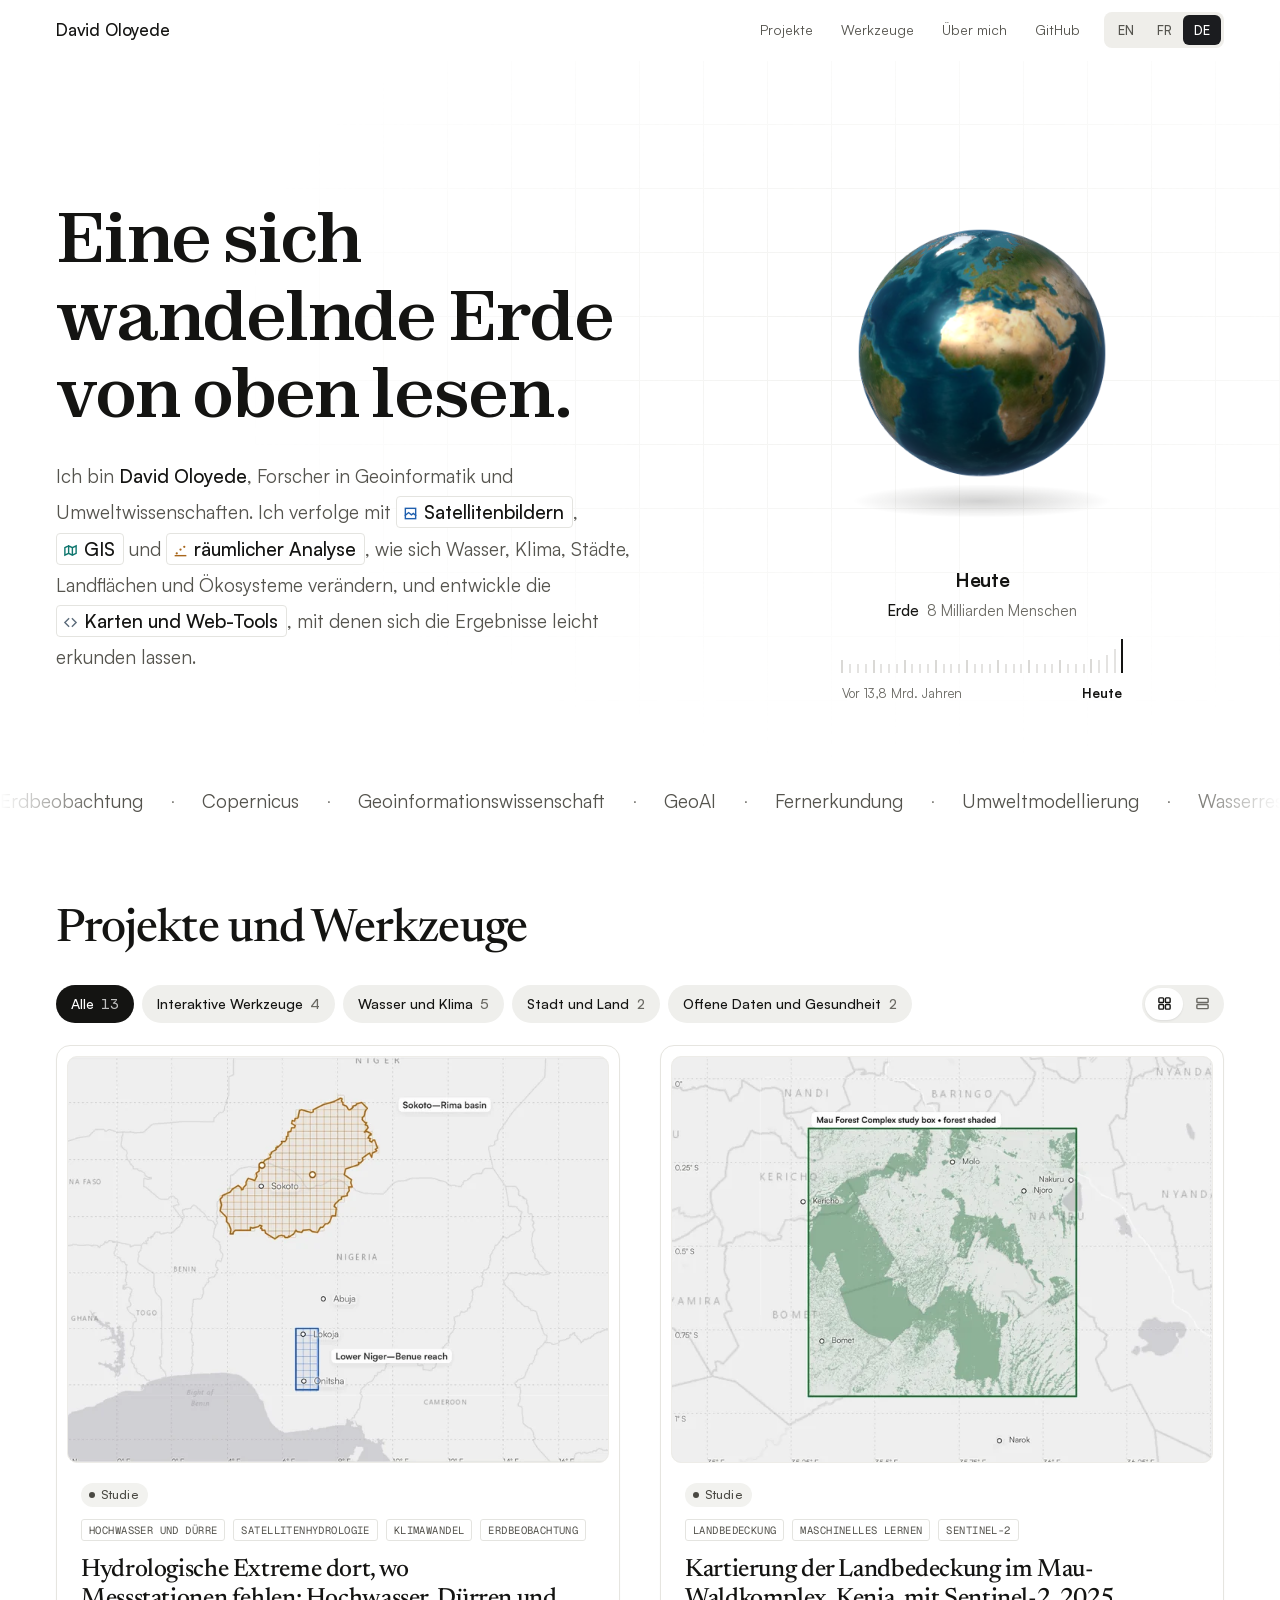
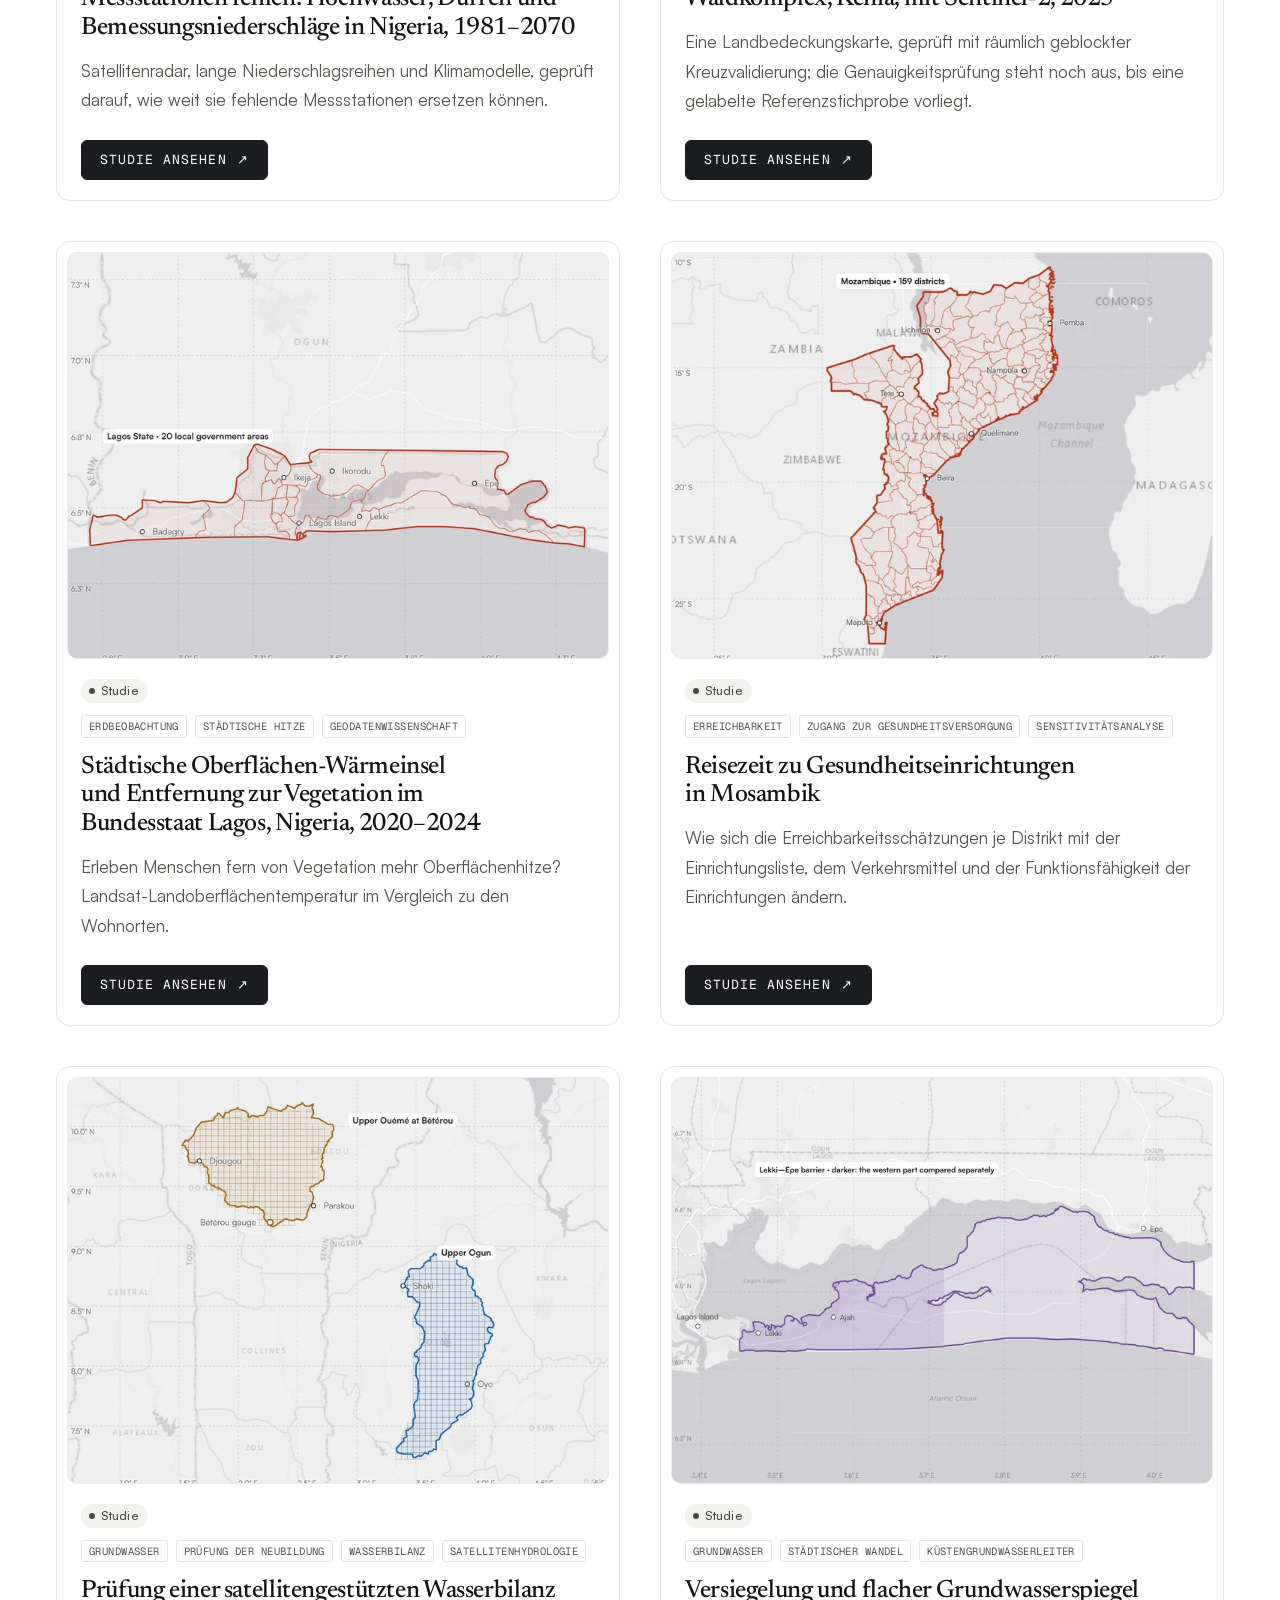
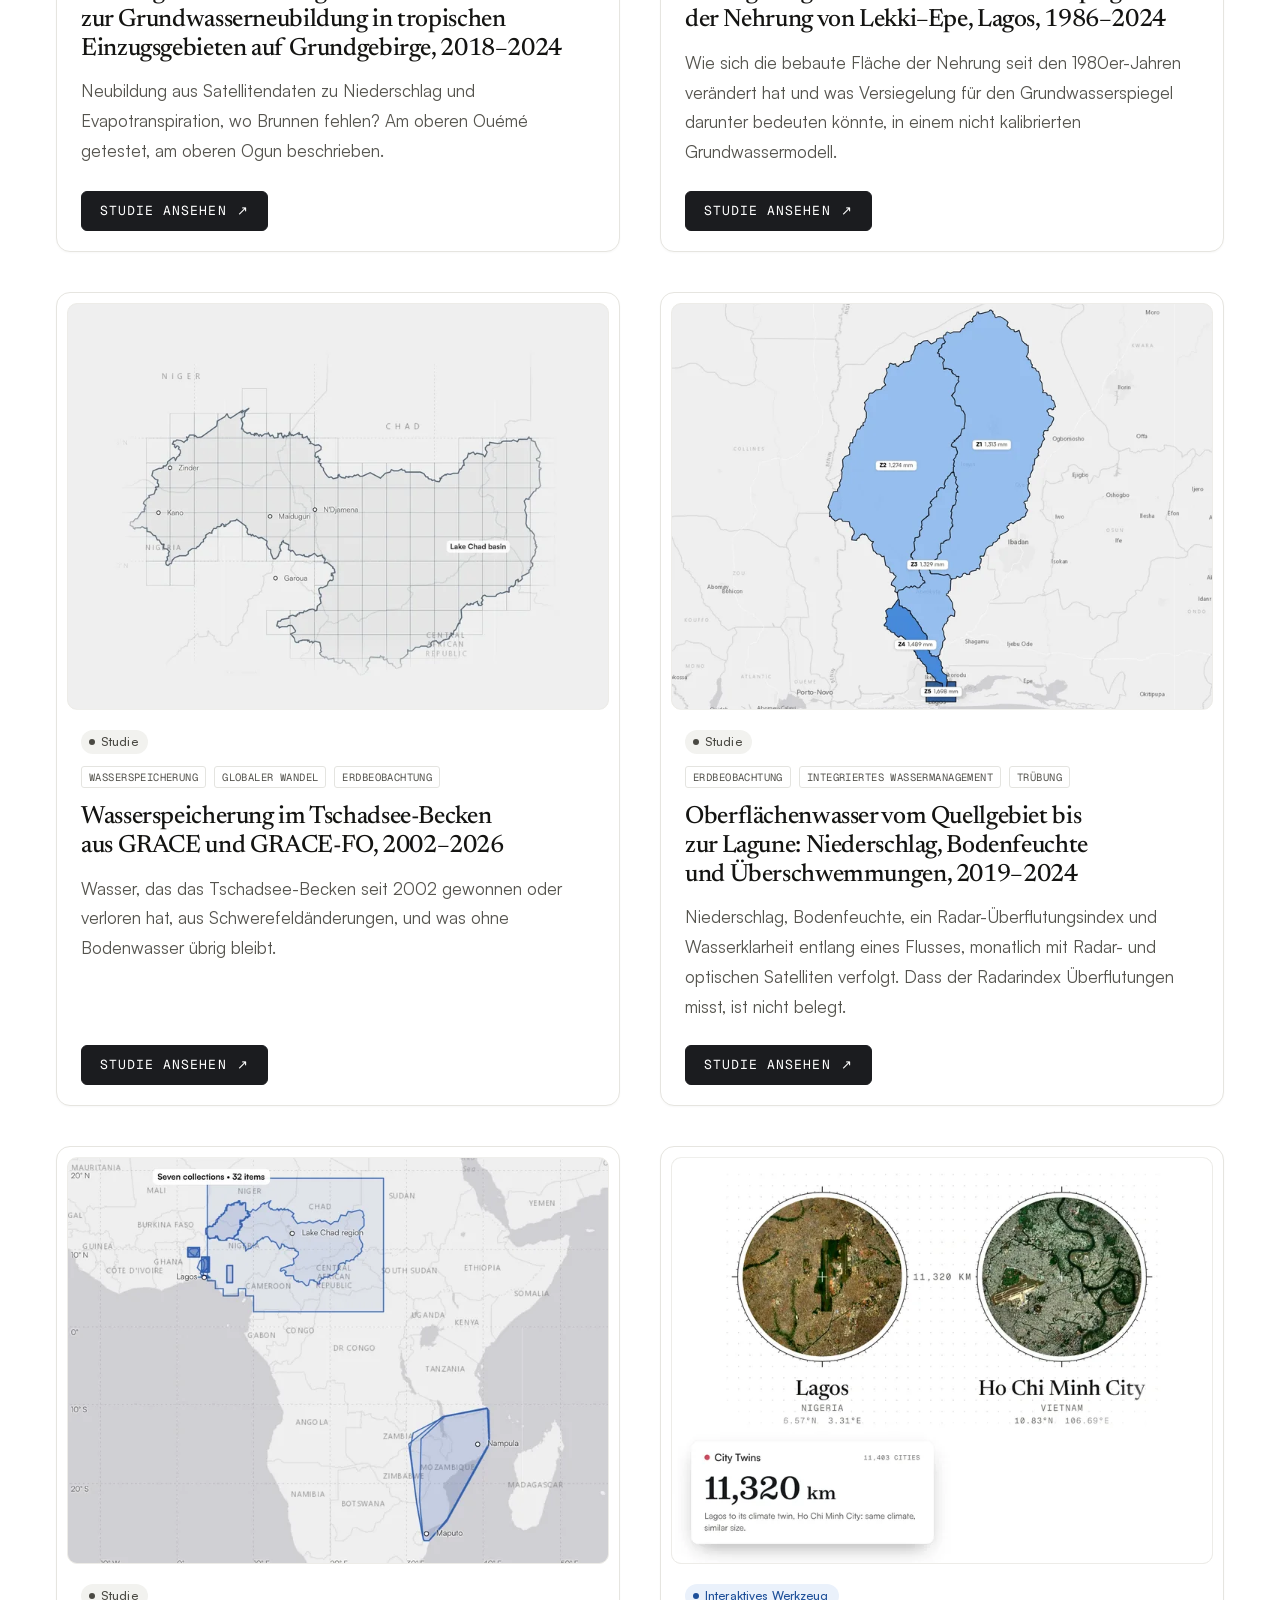
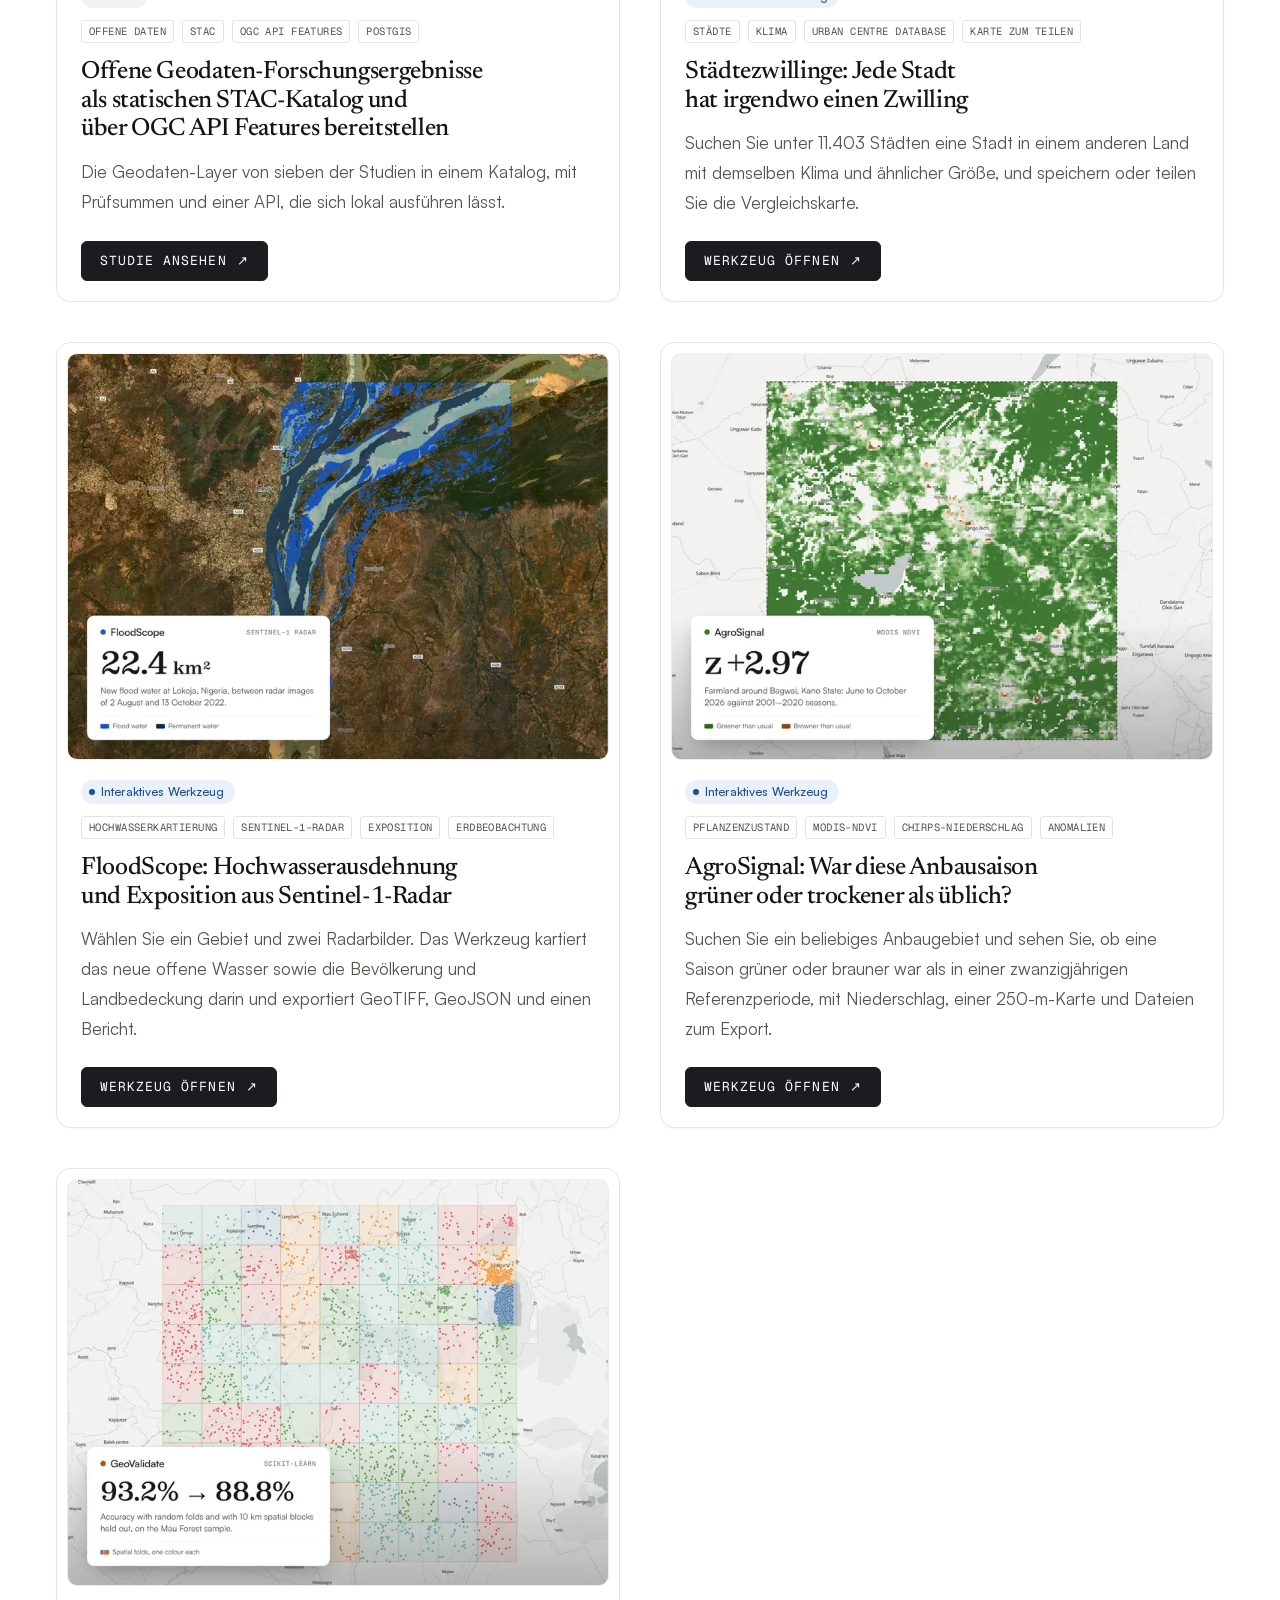
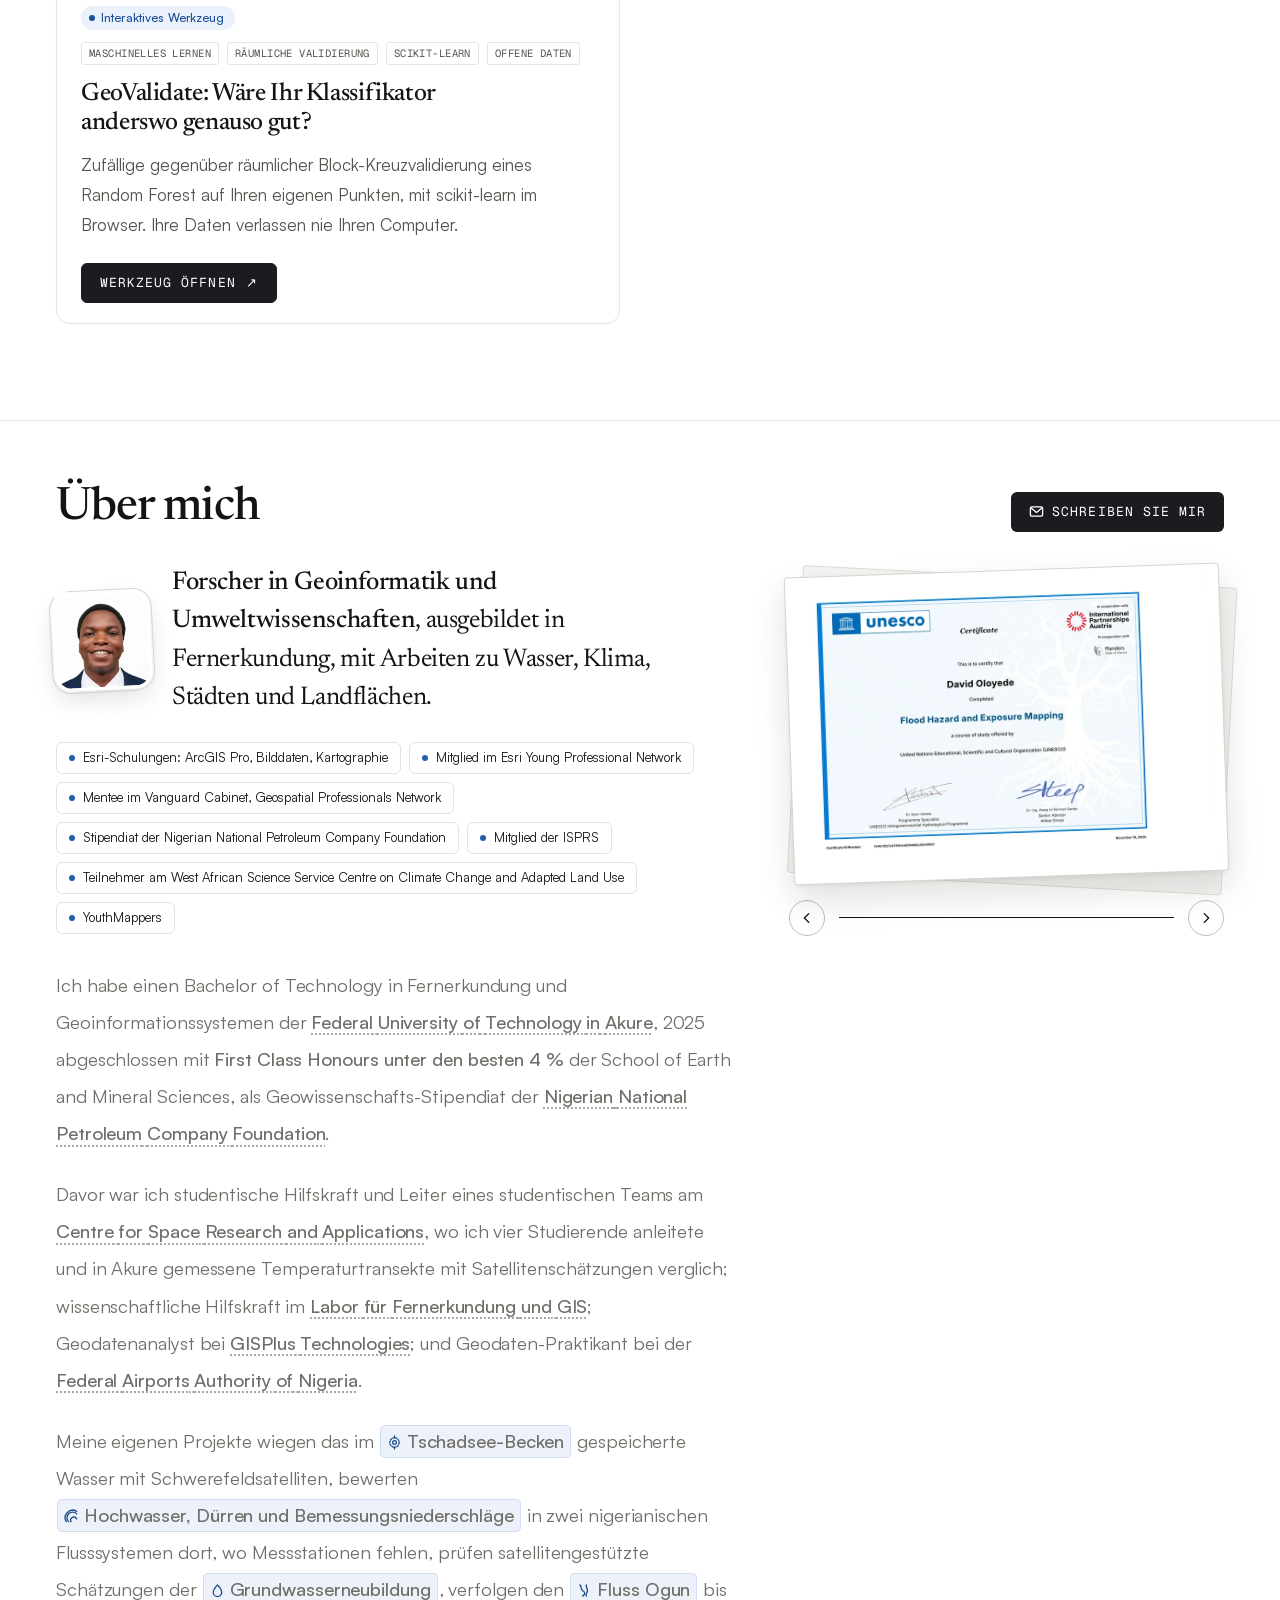
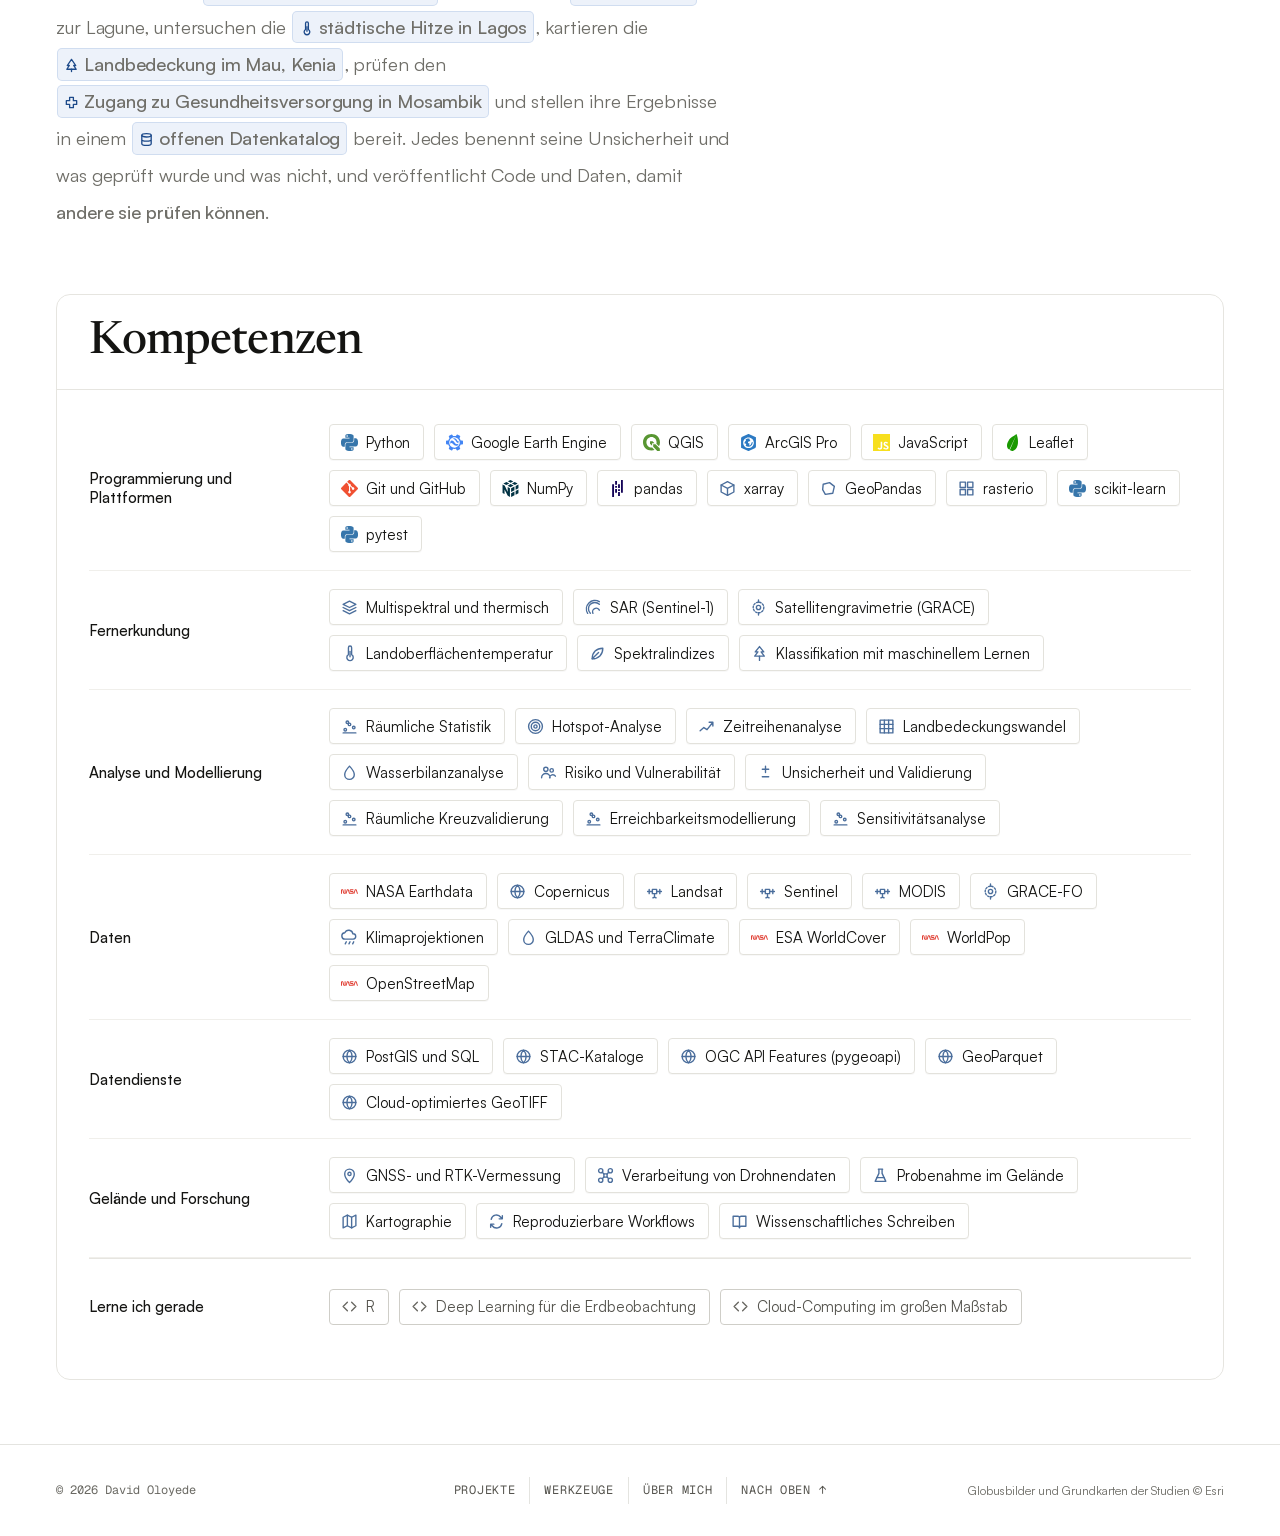
<file: de/index.html>
<!DOCTYPE html>
<html lang="de">
<head>
<meta charset="utf-8">
<meta name="viewport" content="width=device-width, initial-scale=1">
<title>David Oloyede · Forscher in Geoinformatik und Umweltwissenschaften</title>
<meta name="description" content="David Oloyede ist Forscher in Geoinformatik und Umweltwissenschaften. Er untersucht mit Satellitenbildern, GIS und räumlicher Analyse, wie sich die Erdoberfläche verändert, und entwickelt die Karten und Web-Tools, mit denen sich die Ergebnisse leicht erkunden lassen.">
<meta name="author" content="David Oloyede">
<meta name="theme-color" content="#ffffff">
<link rel="canonical" href="https://oloyededavid.github.io/geospatial-rs-portfolio/de/">
<link rel="alternate" hreflang="en" href="https://oloyededavid.github.io/geospatial-rs-portfolio/">
<link rel="alternate" hreflang="fr" href="https://oloyededavid.github.io/geospatial-rs-portfolio/fr/">
<link rel="alternate" hreflang="de" href="https://oloyededavid.github.io/geospatial-rs-portfolio/de/">
<link rel="alternate" hreflang="x-default" href="https://oloyededavid.github.io/geospatial-rs-portfolio/">
<meta property="og:locale" content="de_DE">
<meta property="og:locale:alternate" content="en_GB">
<meta property="og:locale:alternate" content="fr_FR">
<meta property="og:type" content="website">
<meta property="og:title" content="David Oloyede · Forscher in Geoinformatik und Umweltwissenschaften">
<meta property="og:description" content="Erdbeobachtung, GIS und räumliche Analyse für Wasser, Klima, Städte, Landflächen und Ökosysteme, geteilt als offene interaktive Studien (ohne Peer-Review).">
<meta property="og:url" content="https://oloyededavid.github.io/geospatial-rs-portfolio/de/">
<meta property="og:image" content="https://oloyededavid.github.io/geospatial-rs-portfolio/assets/og.png">
<meta property="og:image:width" content="1200">
<meta property="og:image:height" content="630">
<meta property="og:image:alt" content="Startseite des Portfolios: „Eine sich wandelnde Erde von oben lesen“, mit einem Globus, der Afrika zeigt">
<meta name="twitter:card" content="summary_large_image">
<link rel="icon" href="../favicon.svg" type="image/svg+xml">
<link rel="preload" href="../assets/fonts/Zodiak-700.woff2" as="font" type="font/woff2" crossorigin>
<link rel="preload" href="../assets/fonts/Satoshi-400.woff2" as="font" type="font/woff2" crossorigin>
<link rel="preload" href="../assets/fonts/Newsreader-var.woff2" as="font" type="font/woff2" crossorigin>
<link rel="stylesheet" href="../styles.css">
<script type="application/ld+json">{"@context": "https://schema.org", "@type": "Person", "name": "David Oloyede", "jobTitle": "Geospatial and Environmental Researcher", "worksFor": {"@type": "Organization", "name": "Prevalence Studio"}, "alumniOf": {"@type": "CollegeOrUniversity", "name": "Federal University of Technology, Akure"}, "url": "https://oloyededavid.github.io/geospatial-rs-portfolio/", "sameAs": ["https://github.com/oloyededavid"], "knowsAbout": ["Remote sensing", "Earth observation", "Geographic information systems", "Hydrology", "Urban heat", "Spatial analysis"]}</script>
<script>document.documentElement.classList.add('js');</script>
<script>try{var q=new URLSearchParams(location.search);if(q.get('city')||location.hash==='#twin')location.replace('./twin/'+location.search)}catch(e){}</script>
</head>
<body>
<div class="progress" aria-hidden="true"></div>
<a class="skip" href="#main">Zum Inhalt springen</a>
<header class="collar-top"><div class="wrap hd">
  <a class="brand" href="#top">David Oloyede</a>
  <nav class="site-nav" aria-label="Abschnitte"><a href="#studies">Projekte</a><a href="#tools" data-filter-link="tool">Werkzeuge</a><a href="#about">Über mich</a><a href="https://github.com/oloyededavid" rel="noopener">GitHub</a></nav>
  <div class="lang" role="group" aria-label="Sprache"><a href="../" data-lang="en" hreflang="en" lang="en" title="English" aria-label="English">EN</a><a href="../fr/" data-lang="fr" hreflang="fr" lang="fr" title="Français" aria-label="Français">FR</a><a href="./" data-lang="de" aria-current="true" hreflang="de" lang="de" title="Deutsch" aria-label="Deutsch">DE</a></div>
</div></header>

<main id="main">
  <section class="hello" id="top" aria-labelledby="hello-title"><div class="hello-bg" aria-hidden="true"><div class="grid"></div></div><div class="wrap hello-grid"><div class="hello-text">
    <h1 id="hello-title">Eine sich wandelnde Erde von oben lesen.</h1>
    <p class="hello-body">Ich bin <span class="nw"><b class="hello-me">David Oloyede</b>,</span> Forscher in Geoinformatik und Umweltwissenschaften. Ich verfolge mit <span class="nw"><span class="chip chip-01"><svg viewBox="0 0 16 16" aria-hidden="true"><rect x="2.5" y="2.5" width="11" height="11"/><path d="M2.5 10l3.5-3 3 2.5 2-1.5 2.5 2"/></svg>Satellitenbildern</span>,</span> <span class="chip chip-02"><svg viewBox="0 0 16 16" aria-hidden="true"><path d="M2 5l4-2 4 2 4-2v8l-4 2-4-2-4 2z M6 3v8 M10 5v8"/></svg>GIS</span> und <span class="nw"><span class="chip chip-03"><svg viewBox="0 0 16 16" aria-hidden="true"><circle cx="4" cy="11" r="1.2"/><circle cx="8" cy="7" r="1.2"/><circle cx="12" cy="4" r="1.2"/><path d="M2.5 13.5h11"/></svg>räumlicher Analyse</span>,</span> wie sich Wasser, Klima, Städte, Landflächen und Ökosysteme verändern, und entwickle die <span class="nw"><span class="chip chip-04"><svg viewBox="0 0 16 16" aria-hidden="true"><path d="M6 4L2 8l4 4M10 4l4 4-4 4"/></svg>Karten und Web-Tools</span>,</span> mit denen sich die Ergebnisse leicht erkunden lassen.</p>
    </div>
    <figure class="globe" aria-label="Die Erde im Wandel der Zeit, vom Urknall vor 13,8 Milliarden Jahren bis heute. Ziehen Sie die Zeitleiste oder verwenden Sie die Pfeiltasten.">
      <canvas aria-hidden="true"></canvas><noscript><img class="globe-still" src="../assets/globe-still.webp" width="480" height="480" alt="Die Erde heute, aus dem All über Afrika gesehen"></noscript>
      <figcaption><p class="g-cap" aria-hidden="true"></p><p class="g-line"><b class="g-h"></b> <span class="g-s"></span></p>
        <div class="g-rule" aria-hidden="true"><div class="g-ticks"></div><span class="g-thumb"></span></div>
        <p class="g-ends" aria-hidden="true"><span>Vor 13,8 Mrd. Jahren</span><span>Heute</span></p></figcaption>
    </figure>
  </div></section>


  <div class="ticker" aria-label="Forschungsinteressen" tabindex="-1"><div class="ticker-track"><div class="ticker-set"><span>Erdbeobachtung</span><i aria-hidden="true">·</i><span>Copernicus</span><i aria-hidden="true">·</i><span>Geoinformationswissenschaft</span><i aria-hidden="true">·</i><span>GeoAI</span><i aria-hidden="true">·</i><span>Fernerkundung</span><i aria-hidden="true">·</i><span>Umweltmodellierung</span><i aria-hidden="true">·</i><span>Wasserressourcen</span><i aria-hidden="true">·</i><span>Anpassung an den Klimawandel</span><i aria-hidden="true">·</i><span>Katastrophenvorsorge</span><i aria-hidden="true">·</i><span>Landnutzungssysteme</span><i aria-hidden="true">·</i><span>Ökologie des globalen Wandels</span><i aria-hidden="true">·</i><span>Ökosysteme und Biodiversität</span><i aria-hidden="true">·</i><span>Städtische und ländliche Systeme</span><i aria-hidden="true">·</i><span>Raumbezogene Datenwissenschaft</span><i aria-hidden="true">·</i><span>Nachhaltige Entwicklung</span><i aria-hidden="true">·</i><span>Öffentliche Gesundheit und Zugang zur Versorgung</span><i aria-hidden="true">·</i><span>Wälder und Landbedeckung</span><i aria-hidden="true">·</i><span>Offene Geodaten</span><i aria-hidden="true">·</i></div><div class="ticker-set" aria-hidden="true"><span>Erdbeobachtung</span><i aria-hidden="true">·</i><span>Copernicus</span><i aria-hidden="true">·</i><span>Geoinformationswissenschaft</span><i aria-hidden="true">·</i><span>GeoAI</span><i aria-hidden="true">·</i><span>Fernerkundung</span><i aria-hidden="true">·</i><span>Umweltmodellierung</span><i aria-hidden="true">·</i><span>Wasserressourcen</span><i aria-hidden="true">·</i><span>Anpassung an den Klimawandel</span><i aria-hidden="true">·</i><span>Katastrophenvorsorge</span><i aria-hidden="true">·</i><span>Landnutzungssysteme</span><i aria-hidden="true">·</i><span>Ökologie des globalen Wandels</span><i aria-hidden="true">·</i><span>Ökosysteme und Biodiversität</span><i aria-hidden="true">·</i><span>Städtische und ländliche Systeme</span><i aria-hidden="true">·</i><span>Raumbezogene Datenwissenschaft</span><i aria-hidden="true">·</i><span>Nachhaltige Entwicklung</span><i aria-hidden="true">·</i><span>Öffentliche Gesundheit und Zugang zur Versorgung</span><i aria-hidden="true">·</i><span>Wälder und Landbedeckung</span><i aria-hidden="true">·</i><span>Offene Geodaten</span><i aria-hidden="true">·</i></div></div></div>

  <section class="insets" id="studies" aria-labelledby="insets-title"><div class="wrap">
    <div class="sh pf-head"><h2 id="insets-title">Projekte und Werkzeuge</h2></div>
    <div class="pf-bar"><div class="pf-filters" role="group" aria-label="Projekte filtern"><button type="button" class="pf-f" data-filter="all" aria-pressed="true">Alle <span class="pf-n">13</span></button><button type="button" class="pf-f" data-filter="tool" aria-pressed="false">Interaktive Werkzeuge <span class="pf-n">4</span></button><button type="button" class="pf-f" data-filter="water" aria-pressed="false">Wasser und Klima <span class="pf-n">5</span></button><button type="button" class="pf-f" data-filter="land" aria-pressed="false">Stadt und Land <span class="pf-n">2</span></button><button type="button" class="pf-f" data-filter="open" aria-pressed="false">Offene Daten und Gesundheit <span class="pf-n">2</span></button></div><div class="pf-view" role="group" aria-label="Ansicht"><button type="button" class="pf-v" data-view="grid" aria-pressed="true"><span class="sr-only">Raster</span><svg viewBox="0 0 16 16" aria-hidden="true"><rect x="2" y="2" width="5" height="5" rx="1"/><rect x="9" y="2" width="5" height="5" rx="1"/><rect x="2" y="9" width="5" height="5" rx="1"/><rect x="9" y="9" width="5" height="5" rx="1"/></svg></button><button type="button" class="pf-v" data-view="row" aria-pressed="false"><span class="sr-only">Zeilen</span><svg viewBox="0 0 16 16" aria-hidden="true"><rect x="2" y="2.5" width="12" height="4.5" rx="1"/><rect x="2" y="9" width="12" height="4.5" rx="1"/></svg></button></div></div>
    <span id="tools" class="anchor" aria-hidden="true"></span>
    <p class="sr-only" id="pf-status" aria-live="polite"></p>
    <div class="inset-list">
      <article class="inset reveal" id="study-01" data-n="01" data-cat="water" data-kind="study" aria-labelledby="t01">
        <div class="inset-text">
          <p class="kind kind--study">Studie</p>
          <ul class="tags" aria-label="Themen"><li style="--k:0">Hochwasser und Dürre</li><li style="--k:1">Satellitenhydrologie</li><li style="--k:2">Klimawandel</li><li style="--k:3">Erdbeobachtung</li></ul>
          <h3 id="t01"><a class="inset-link" href="https://oloyededavid.github.io/Observational-Hydrology-Extremes/" rel="noopener">Hydrologische Extreme dort, wo Messstationen fehlen: Hochwasser, Dürren und Bemessungsniederschläge in Nigeria, <span class="nw">1981–2070</span></a></h3>
          <p class="inset-desc">Satellitenradar, lange Niederschlagsreihen und Klimamodelle, geprüft darauf, wie weit sie fehlende Messstationen ersetzen können.</p>
          <p class="inset-actions"><span class="cta" aria-hidden="true">Studie ansehen <span class="arrow">↗</span></span></p>
        </div>
        <div class="inset-media"><img class="frame on" src="../assets/projects/hydrology-1200.webp" srcset="../assets/projects/hydrology-1200.webp 1200w, ../assets/projects/hydrology-720.webp 720w" sizes="(min-width: 960px) 56vw, 92vw" width="1200" height="900" loading="lazy" decoding="async" alt="Karte Nigerias und seiner Nachbarländer mit den beiden Untersuchungsgebieten: dem Sokoto–Rima-Becken im Nordwesten und dem Abschnitt des unteren Niger–Benue bei Lokoja, jeweils in Rasterzellen von 0,25 Grad unterteilt."><p class="map-cap">Sokoto–Rima-Becken und Abschnitt des unteren Niger–Benue</p></div>
      </article>
      <article class="inset reveal" id="study-07" data-n="07" data-cat="land" data-kind="study" aria-labelledby="t07">
        <div class="inset-text">
          <p class="kind kind--study">Studie</p>
          <ul class="tags" aria-label="Themen"><li style="--k:0">Landbedeckung</li><li style="--k:1">Maschinelles Lernen</li><li style="--k:2">Sentinel-2</li><li style="--k:3">Räumliche Kreuzvalidierung</li></ul>
          <h3 id="t07"><a class="inset-link" href="https://oloyededavid.github.io/Mau-Forest-Land-Cover/" rel="noopener">Kartierung der Landbedeckung im Mau-Waldkomplex, Kenia, mit Sentinel-2, <span class="nw">2025</span></a></h3>
          <p class="inset-desc">Eine Landbedeckungskarte, geprüft mit räumlich geblockter Kreuzvalidierung; die Genauigkeitsprüfung steht noch aus, bis eine gelabelte Referenzstichprobe vorliegt.</p>
          <p class="inset-actions"><span class="cta" aria-hidden="true">Studie ansehen <span class="arrow">↗</span></span></p>
        </div>
        <div class="inset-media"><img class="frame on" src="../assets/projects/mau-1200.webp" srcset="../assets/projects/mau-1600.webp 1600w, ../assets/projects/mau-1200.webp 1200w, ../assets/projects/mau-720.webp 720w" sizes="(min-width: 960px) 56vw, 92vw" width="1200" height="900" loading="lazy" decoding="async" alt="Karte des Untersuchungsgebiets Mau-Waldkomplex in Kenia; der 2025 kartierte Wald ist grün schattiert, markiert sind Kericho, Molo, Njoro, Nakuru, Bomet und Narok."><p class="map-cap">Untersuchungsgebiet Mau-Waldkomplex, Kenia</p></div>
      </article>
      <article class="inset reveal" id="study-05" data-n="05" data-cat="land" data-kind="study" aria-labelledby="t05">
        <div class="inset-text">
          <p class="kind kind--study">Studie</p>
          <ul class="tags" aria-label="Themen"><li style="--k:0">Erdbeobachtung</li><li style="--k:1">Städtische Hitze</li><li style="--k:2">Geodatenwissenschaft</li><li style="--k:3">Landoberflächentemperatur</li></ul>
          <h3 id="t05"><a class="inset-link" href="https://oloyededavid.github.io/Lagos-Urban-Heat-Analytics/" rel="noopener">Städtische Oberflächen-Wärmeinsel und Entfernung zur Vegetation im Bundesstaat Lagos, Nigeria, <span class="nw">2020–2024</span></a></h3>
          <p class="inset-desc">Erleben Menschen fern von Vegetation mehr Oberflächenhitze? Landsat-Landoberflächentemperatur im Vergleich zu den Wohnorten.</p>
          <p class="inset-actions"><span class="cta" aria-hidden="true">Studie ansehen <span class="arrow">↗</span></span></p>
        </div>
        <div class="inset-media"><img class="frame on" src="../assets/projects/lagos-1200.webp" srcset="../assets/projects/lagos-1200.webp 1200w, ../assets/projects/lagos-720.webp 720w" sizes="(min-width: 960px) 56vw, 92vw" width="1200" height="900" loading="lazy" decoding="async" alt="Karte des Bundesstaats Lagos zwischen Benin, dem Bundesstaat Ogun und dem Atlantik, gegliedert in seine 20 Local Government Areas, mit Badagry, Ikeja, Ikorodu, Lagos Island, Lekki und Epe."><p class="map-cap">Der Bundesstaat Lagos und seine 20 Local Government Areas</p></div>
      </article>
      <article class="inset reveal" id="study-08" data-n="08" data-cat="open" data-kind="study" aria-labelledby="t08">
        <div class="inset-text">
          <p class="kind kind--study">Studie</p>
          <ul class="tags" aria-label="Themen"><li style="--k:0">Erreichbarkeit</li><li style="--k:1">Zugang zur Gesundheitsversorgung</li><li style="--k:2">Sensitivitätsanalyse</li><li style="--k:3">Bevölkerungsgewichtung</li></ul>
          <h3 id="t08"><a class="inset-link" href="https://oloyededavid.github.io/Mozambique-Health-Access/" rel="noopener">Reisezeit zu Gesundheitseinrichtungen in Mosambik</a></h3>
          <p class="inset-desc">Wie sich die Erreichbarkeitsschätzungen je Distrikt mit der Einrichtungsliste, dem Verkehrsmittel und der Funktionsfähigkeit der Einrichtungen ändern.</p>
          <p class="inset-actions"><span class="cta" aria-hidden="true">Studie ansehen <span class="arrow">↗</span></span></p>
        </div>
        <div class="inset-media"><img class="frame on" src="../assets/projects/mozambique-1200.webp" srcset="../assets/projects/mozambique-1600.webp 1600w, ../assets/projects/mozambique-1200.webp 1200w, ../assets/projects/mozambique-720.webp 720w" sizes="(min-width: 960px) 56vw, 92vw" width="1200" height="900" loading="lazy" decoding="async" alt="Karte von Mosambik, gegliedert in seine 159 Distrikte; markiert sind Lichinga, Pemba, Tete, Nampula, Quelimane, Beira und Maputo."><p class="map-cap">Mosambik, 159 Distrikte</p></div>
      </article>
      <article class="inset reveal" id="study-03" data-n="03" data-cat="water" data-kind="study" aria-labelledby="t03">
        <div class="inset-text">
          <p class="kind kind--study">Studie</p>
          <ul class="tags" aria-label="Themen"><li style="--k:0">Grundwasser</li><li style="--k:1">Prüfung der Neubildung</li><li style="--k:2">Wasserbilanz</li><li style="--k:3">Satellitenhydrologie</li></ul>
          <h3 id="t03"><a class="inset-link" href="https://oloyededavid.github.io/Oueme-Ogun-Groundwater-Recharge/" rel="noopener">Prüfung einer satellitengestützten Wasserbilanz zur Grundwasserneubildung in tropischen Einzugsgebieten auf Grundgebirge, <span class="nw">2018–2024</span></a></h3>
          <p class="inset-desc">Neubildung aus Satellitendaten zu Niederschlag und Evapotranspiration, wo Brunnen fehlen? Am oberen Ouémé getestet, am oberen Ogun beschrieben.</p>
          <p class="inset-actions"><span class="cta" aria-hidden="true">Studie ansehen <span class="arrow">↗</span></span></p>
        </div>
        <div class="inset-media"><img class="frame on" src="../assets/projects/oueme-1200.webp" srcset="../assets/projects/oueme-1600.webp 1600w, ../assets/projects/oueme-1200.webp 1200w, ../assets/projects/oueme-720.webp 720w" sizes="(min-width: 960px) 56vw, 92vw" width="1200" height="900" loading="lazy" decoding="async" alt="Karte der Einzugsgebiete des oberen Ouémé in Benin und des oberen Ogun in Nigeria, jeweils in 5-km-Niederschlagsrasterzellen unterteilt, mit dem Pegel Bétérou."><p class="map-cap">Einzugsgebiete des oberen Ouémé und des oberen Ogun</p></div>
      </article>
      <article class="inset reveal" id="study-06" data-n="06" data-cat="water" data-kind="study" aria-labelledby="t06">
        <div class="inset-text">
          <p class="kind kind--study">Studie</p>
          <ul class="tags" aria-label="Themen"><li style="--k:0">Grundwasser</li><li style="--k:1">Städtischer Wandel</li><li style="--k:2">Küstengrundwasserleiter</li><li style="--k:3">Szenariomodellierung</li></ul>
          <h3 id="t06"><a class="inset-link" href="https://oloyededavid.github.io/Coastal-Hydrogeology-Modeling/" rel="noopener">Versiegelung und flacher Grundwasserspiegel der Nehrung von Lekki⁠–⁠Epe, Lagos, <span class="nw">1986–2024</span></a></h3>
          <p class="inset-desc">Wie sich die bebaute Fläche der Nehrung seit den 1980er-Jahren verändert hat und was Versiegelung für den Grundwasserspiegel darunter bedeuten könnte, in einem nicht kalibrierten Grundwassermodell.</p>
          <p class="inset-actions"><span class="cta" aria-hidden="true">Studie ansehen <span class="arrow">↗</span></span></p>
        </div>
        <div class="inset-media"><img class="frame on" src="../assets/projects/coastal-area-1200.webp" srcset="../assets/projects/coastal-area-1600.webp 1600w, ../assets/projects/coastal-area-1200.webp 1200w, ../assets/projects/coastal-area-720.webp 720w" sizes="(min-width: 960px) 56vw, 92vw" width="1200" height="900" loading="lazy" decoding="async" alt="Karte der Nehrung von Lekki–Epe zwischen den Lagunen und dem Atlantik, von Lagos Island und Lekki im Westen bis Epe im Osten; der für die Vergleiche genutzte westliche Teil ist schattiert."><p class="map-cap">Nehrung Lekki–Epe zwischen Lagunen und Meer</p></div>
      </article>
      <article class="inset reveal" id="study-04" data-n="04" data-cat="water" data-kind="study" aria-labelledby="t04">
        <div class="inset-text">
          <p class="kind kind--study">Studie</p>
          <ul class="tags" aria-label="Themen"><li style="--k:0">Wasserspeicherung</li><li style="--k:1">Globaler Wandel</li><li style="--k:2">Erdbeobachtung</li><li style="--k:3">Grenzüberschreitende Gewässer</li></ul>
          <h3 id="t04"><a class="inset-link" href="https://oloyededavid.github.io/Groundwater-Storage-Gravimetry/" rel="noopener">Wasserspeicherung im Tschadsee-Becken aus GRACE und GRACE-FO, <span class="nw">2002–2026</span></a></h3>
          <p class="inset-desc">Wasser, das das Tschadsee-Becken seit 2002 gewonnen oder verloren hat, aus Schwerefeldänderungen, und was ohne Bodenwasser übrig bleibt.</p>
          <p class="inset-actions"><span class="cta" aria-hidden="true">Studie ansehen <span class="arrow">↗</span></span></p>
        </div>
        <div class="inset-media"><img class="frame on" src="../assets/projects/gravimetry-area-1200.webp" srcset="../assets/projects/gravimetry-area-1600.webp 1600w, ../assets/projects/gravimetry-area-1200.webp 1200w, ../assets/projects/gravimetry-area-720.webp 720w" sizes="(min-width: 960px) 56vw, 92vw" width="1200" height="900" loading="lazy" decoding="async" alt="Karte des Tschadsee-Beckens über Niger, Nigeria, Tschad, Kamerun und die Zentralafrikanische Republik, überlagert mit den in der Studie verwendeten GRACE-Rasterzellen von einem Grad."><p class="map-cap">Tschadsee-Becken und GRACE-Zellen</p></div>
      </article>
      <article class="inset reveal" id="study-02" data-n="02" data-cat="water" data-kind="study" aria-labelledby="t02">
        <div class="inset-text">
          <p class="kind kind--study">Studie</p>
          <ul class="tags" aria-label="Themen"><li style="--k:0">Erdbeobachtung</li><li style="--k:1">Integriertes Wassermanagement</li><li style="--k:2">Trübung</li><li style="--k:3">Geovisualisierung</li></ul>
          <h3 id="t02"><a class="inset-link" href="https://oloyededavid.github.io/Ogun-Catchment-Coast-Observatory/" rel="noopener">Oberflächenwasser vom Quellgebiet bis zur Lagune: Niederschlag, Bodenfeuchte und Überschwemmungen, <span class="nw">2019–2024</span></a></h3>
          <p class="inset-desc">Niederschlag, Bodenfeuchte, ein Radar-Überflutungsindex und Wasserklarheit entlang eines Flusses, monatlich mit Radar- und optischen Satelliten verfolgt. Dass der Radarindex Überflutungen misst, ist nicht belegt.</p>
          <p class="inset-actions"><span class="cta" aria-hidden="true">Studie ansehen <span class="arrow">↗</span></span></p>
        </div>
        <div class="inset-media"><img class="frame on" src="../assets/projects/ogun-area-1200.webp" srcset="../assets/projects/ogun-area-1600.webp 1600w, ../assets/projects/ogun-area-1200.webp 1200w, ../assets/projects/ogun-area-720.webp 720w" sizes="(min-width: 960px) 56vw, 92vw" width="1200" height="900" loading="lazy" decoding="async" alt="Karte des Ogun-Einzugsgebiets vom Quellgebiet bis zur Lagune von Lagos, unterteilt in die Teileinzugsgebiete Z1 bis Z4 und die Lagunenzone Z5, eingefärbt nach mittlerem Jahresniederschlag, 2019–2024."><p class="map-cap">Ogun: Teilgebiete Z1–Z4, Lagune Z5</p></div>
      </article>
      <article class="inset reveal" id="study-09" data-n="09" data-cat="open" data-kind="study" aria-labelledby="t09">
        <div class="inset-text">
          <p class="kind kind--study">Studie</p>
          <ul class="tags" aria-label="Themen"><li style="--k:0">Offene Daten</li><li style="--k:1">STAC</li><li style="--k:2">OGC API Features</li><li style="--k:3">PostGIS</li></ul>
          <h3 id="t09"><a class="inset-link" href="https://oloyededavid.github.io/Open-Geodata-Catalogue/" rel="noopener">Offene Geodaten-Forschungsergebnisse als statischen STAC-Katalog und über OGC API Features bereitstellen</a></h3>
          <p class="inset-desc">Die Geodaten-Layer von sieben der Studien in einem Katalog, mit Prüfsummen und einer API, die sich lokal ausführen lässt.</p>
          <p class="inset-actions"><span class="cta" aria-hidden="true">Studie ansehen <span class="arrow">↗</span></span></p>
        </div>
        <div class="inset-media"><img class="frame on" src="../assets/projects/catalogue-1200.webp" srcset="../assets/projects/catalogue-1600.webp 1600w, ../assets/projects/catalogue-1200.webp 1200w, ../assets/projects/catalogue-720.webp 720w" sizes="(min-width: 960px) 56vw, 92vw" width="1200" height="900" loading="lazy" decoding="async" alt="Karte Afrikas mit den Ausdehnungen der 32 Katalogeinträge in sieben Sammlungen: Untersuchungsgebiete in Nigeria und Benin, das Tschadseebecken und Mosambik."><p class="map-cap">Lage der Katalog-Layer</p></div>
      </article>
      <article class="inset reveal is-tool" id="tool-0" data-cat="tool" data-kind="tool" aria-labelledby="tt0">
        <div class="inset-text">
          <p class="kind kind--tool">Interaktives Werkzeug</p>
          <ul class="tags" aria-label="Themen"><li style="--k:0">Städte</li><li style="--k:1">Klima</li><li style="--k:2">Urban Centre Database</li><li style="--k:3">Karte zum Teilen</li></ul>
          <h3 id="tt0"><a class="inset-link" href="./twin/">Städtezwillinge: Jede Stadt hat irgendwo einen Zwilling</a></h3>
          <p class="inset-desc">Suchen Sie unter 11.403 Städten eine Stadt in einem anderen Land mit demselben Klima und ähnlicher Größe, und speichern oder teilen Sie die Vergleichskarte.</p>
          <p class="inset-actions"><span class="cta" aria-hidden="true">Werkzeug öffnen <span class="arrow">↗</span></span></p>
        </div>
        <div class="inset-media"><img class="frame on" src="../assets/tools/citytwins-1200.webp" srcset="../assets/tools/citytwins-1600.webp 1600w, ../assets/tools/citytwins-1200.webp 1200w, ../assets/tools/citytwins-720.webp 720w" sizes="(min-width: 960px) 46vw, 92vw" width="1200" height="900" loading="lazy" decoding="async" alt="Satellitenansichten von Lagos und Ho-Chi-Minh-Stadt nebeneinander, 11.320 km voneinander entfernt, mit einem Feld, das City Twins und die Entfernung zwischen beiden Städten nennt."><p class="map-cap">Lagos und sein Zwilling, Ho-Chi-Minh-Stadt</p></div>
      </article>
      <article class="inset reveal is-tool" id="tool-1" data-cat="tool" data-kind="tool" aria-labelledby="tt1">
        <div class="inset-text">
          <p class="kind kind--tool">Interaktives Werkzeug</p>
          <ul class="tags" aria-label="Themen"><li style="--k:0">Hochwasserkartierung</li><li style="--k:1">Sentinel-1-Radar</li><li style="--k:2">Exposition</li><li style="--k:3">Erdbeobachtung</li></ul>
          <h3 id="tt1"><a class="inset-link" href="https://oloyededavid.github.io/FloodScope/" rel="noopener">FloodScope: Hochwasserausdehnung und Exposition aus Sentinel-1-Radar</a></h3>
          <p class="inset-desc">Wählen Sie ein Gebiet und zwei Radarbilder. Das Werkzeug kartiert das neue offene Wasser sowie die Bevölkerung und Landbedeckung darin und exportiert GeoTIFF, GeoJSON und einen Bericht.</p>
          <p class="inset-actions"><span class="cta" aria-hidden="true">Werkzeug öffnen <span class="arrow">↗</span></span></p>
        </div>
        <div class="inset-media"><img class="frame on" src="../assets/tools/floodscope-1200.webp" srcset="../assets/tools/floodscope-1600.webp 1600w, ../assets/tools/floodscope-1200.webp 1200w, ../assets/tools/floodscope-720.webp 720w" sizes="(min-width: 960px) 46vw, 92vw" width="1200" height="900" loading="lazy" decoding="async" alt="FloodScope-Überflutungskarte bei Lokoja, Nigeria, auf Satellitenbild: neues Hochwasser in Blau und dauerhafte Wasserflächen in Dunkelblau entlang von Niger und Benue, mit einem Feld, das 22,4 km² neues Hochwasser nennt."><p class="map-cap">Lokoja, Nigeria, nach dem Hochwasser im Oktober 2022</p></div>
      </article>
      <article class="inset reveal is-tool" id="tool-2" data-cat="tool" data-kind="tool" aria-labelledby="tt2">
        <div class="inset-text">
          <p class="kind kind--tool">Interaktives Werkzeug</p>
          <ul class="tags" aria-label="Themen"><li style="--k:0">Pflanzenzustand</li><li style="--k:1">MODIS-NDVI</li><li style="--k:2">CHIRPS-Niederschlag</li><li style="--k:3">Anomalien</li></ul>
          <h3 id="tt2"><a class="inset-link" href="https://oloyededavid.github.io/AgroSignal/" rel="noopener">AgroSignal: War diese Anbausaison grüner oder trockener als üblich?</a></h3>
          <p class="inset-desc">Suchen Sie ein beliebiges Anbaugebiet und sehen Sie, ob eine Saison grüner oder brauner war als in einer zwanzigjährigen Referenzperiode, mit Niederschlag, einer 250-m-Karte und Dateien zum Export.</p>
          <p class="inset-actions"><span class="cta" aria-hidden="true">Werkzeug öffnen <span class="arrow">↗</span></span></p>
        </div>
        <div class="inset-media"><img class="frame on" src="../assets/tools/agrosignal-1200.webp" srcset="../assets/tools/agrosignal-1600.webp 1600w, ../assets/tools/agrosignal-1200.webp 1200w, ../assets/tools/agrosignal-720.webp 720w" sizes="(min-width: 960px) 46vw, 92vw" width="1200" height="900" loading="lazy" decoding="async" alt="AgroSignal-Karte des Ackerlands um Bagwai im Bundesstaat Kano, überwiegend grün, wo die Saison Juni bis Oktober 2026 grüner war als 2001–2020, mit einem Feld, das einen regionalen z-Wert von +2,97 nennt."><p class="map-cap">Ackerland um Bagwai, Bundesstaat Kano, Juni–Oktober 2026</p></div>
      </article>
      <article class="inset reveal is-tool" id="tool-3" data-cat="tool" data-kind="tool" aria-labelledby="tt3">
        <div class="inset-text">
          <p class="kind kind--tool">Interaktives Werkzeug</p>
          <ul class="tags" aria-label="Themen"><li style="--k:0">Maschinelles Lernen</li><li style="--k:1">Räumliche Validierung</li><li style="--k:2">scikit-learn</li><li style="--k:3">Offene Daten</li></ul>
          <h3 id="tt3"><a class="inset-link" href="https://oloyededavid.github.io/GeoValidate/" rel="noopener">GeoValidate: Wäre Ihr Klassifikator anderswo genauso gut?</a></h3>
          <p class="inset-desc">Zufällige gegenüber räumlicher Block-Kreuzvalidierung eines Random Forest auf Ihren eigenen Punkten, mit scikit-learn im Browser. Ihre Daten verlassen nie Ihren Computer.</p>
          <p class="inset-actions"><span class="cta" aria-hidden="true">Werkzeug öffnen <span class="arrow">↗</span></span></p>
        </div>
        <div class="inset-media"><img class="frame on" src="../assets/tools/geovalidate-1200.webp" srcset="../assets/tools/geovalidate-1600.webp 1600w, ../assets/tools/geovalidate-1200.webp 1200w, ../assets/tools/geovalidate-720.webp 720w" sizes="(min-width: 960px) 46vw, 92vw" width="1200" height="900" loading="lazy" decoding="async" alt="GeoValidate-Karte der Stichprobenpunkte im Mau-Wald in farbigen 10-km-Blöcken, eine Farbe je räumlicher Faltung, mit einem Feld, das den Rückgang der Genauigkeit von 93,2 % bei zufälligen Faltungen auf 88,8 % bei räumlichen Blöcken nennt."><p class="map-cap">Stichprobe aus dem Mau-Wald, in 10-km-Blöcken zurückgehalten</p></div>
      </article>
    </div>
  </div></section>

  <section class="about" id="about" aria-labelledby="about-title"><div class="wrap"><div class="ab">
    <div class="sh sh--row"><h2 id="about-title">Über mich</h2><a class="sh-cta" href="mailto:oloyededavid10@gmail.com"><svg viewBox="0 0 16 16" aria-hidden="true"><rect x="1.5" y="3" width="13" height="10" rx="1.5"/><path d="M2 4l6 5 6-5"/></svg>Schreiben Sie mir</a></div>
    <div class="ab-text">
      <div class="ab-intro">
        <figure class="ab-pic"><img src="../assets/portrait.webp" width="160" height="160" alt="Porträt von David Oloyede" loading="lazy" decoding="async"><svg viewBox="0 0 100 100" preserveAspectRatio="none" aria-hidden="true"><rect x="1" y="1" width="98" height="98" rx="18" ry="18" pathLength="1"/></svg></figure>
        <p class="ab-lead"><span class="nw"><b>Forscher in Geoinformatik und Umweltwissenschaften</b>,</span> ausgebildet in Fernerkundung, mit Arbeiten zu Wasser, Klima, Städten und Landflächen.</p>
      </div>
      <ul class="creds" aria-label="Qualifikationen"><li>Esri-Schulungen: ArcGIS Pro, Bilddaten, Kartographie</li><li>Mitglied im Esri Young Professional Network</li><li>Mentee im Vanguard Cabinet, Geospatial Professionals Network</li><li>Stipendiat der Nigerian National Petroleum Company Foundation</li><li>Mitglied der ISPRS</li><li>Teilnehmer am West African Science Service Centre on Climate Change and Adapted Land Use</li><li>YouthMappers</li></ul>
      <p class="ab-p1">Ich habe einen Bachelor of Technology in Fernerkundung und Geoinformationssystemen der <span class="nw"><b class="org">Federal University of Technology in Akure</b>,</span> 2025 abgeschlossen mit <b>First Class Honours unter den besten 4 %</b> der School of Earth and Mineral Sciences, als Geowissenschafts-Stipendiat der <span class="nw"><b class="org">Nigerian National Petroleum Company Foundation</b>.</span></p>
      <p class="ab-p2">Davor war ich studentische Hilfskraft und Leiter eines studentischen Teams am <span class="nw"><b class="org">Centre for Space Research and Applications</b>,</span> wo ich vier Studierende anleitete und in Akure gemessene Temperaturtransekte mit Satellitenschätzungen verglich; wissenschaftliche Hilfskraft im <span class="nw"><b class="org">Labor für Fernerkundung und GIS</b>;</span> Geodatenanalyst bei <span class="nw"><b class="org">GISPlus Technologies</b>;</span> und Geodaten-Praktikant bei der <span class="nw"><b class="org">Federal Airports Authority of Nigeria</b>.</span></p>
      <p class="ab-p3">Meine eigenen Projekte wiegen das im <a class="ab-chip" href="#study-04"><svg viewBox="0 0 16 16" aria-hidden="true"><circle cx="8" cy="8" r="2"/><circle cx="8" cy="8" r="5" stroke-dasharray="1.5 1.5"/><path d="M8 1v2M8 13v2"/></svg>Tschadsee-Becken</a> gespeicherte Wasser mit Schwerefeldsatelliten, bewerten <a class="ab-chip" href="#study-01"><svg viewBox="0 0 16 16" aria-hidden="true"><path d="M2.5 13.5A8 8 0 0 1 13.5 2.5M5 13.5A5.5 5.5 0 0 1 13.5 5M7.5 13.5a3 3 0 0 1 6-3"/></svg>Hochwasser, Dürren und Bemessungsniederschläge</a> in zwei nigerianischen Flusssystemen dort, wo Messstationen fehlen, prüfen satellitengestützte Schätzungen der <span class="nw"><a class="ab-chip" href="#study-03"><svg viewBox="0 0 16 16" aria-hidden="true"><path d="M8 2s4.5 4.8 4.5 8a4.5 4.5 0 0 1-9 0C3.5 6.8 8 2 8 2z"/></svg>Grundwasserneubildung</a>,</span> verfolgen den <a class="ab-chip" href="#study-02"><svg viewBox="0 0 16 16" aria-hidden="true"><path d="M3 2c3 2 0 4 3 6s3 4 0 6M10 2c-1 3 2 4 1 7s-2 3-1 5"/></svg>Fluss Ogun</a> bis zur Lagune, untersuchen die <span class="nw"><a class="ab-chip" href="#study-05"><svg viewBox="0 0 16 16" aria-hidden="true"><path d="M7 2.5a1.5 1.5 0 0 1 3 0v6.6a3 3 0 1 1-3 0z"/><path d="M8.5 6v5"/></svg>städtische Hitze in Lagos</a>,</span> kartieren die <span class="nw"><a class="ab-chip" href="#study-07"><svg viewBox="0 0 16 16" aria-hidden="true"><path d="M8 1.5 3.5 8h2.2L3 12h10l-2.7-4h2.2z"/><path d="M8 12v2.5"/></svg>Landbedeckung im Mau, Kenia</a>,</span> prüfen den <a class="ab-chip" href="#study-08"><svg viewBox="0 0 16 16" aria-hidden="true"><path d="M6 2.5h4v3.5h3.5v4H10v3.5H6V10H2.5V6H6z"/></svg>Zugang zu Gesundheitsversorgung in Mosambik</a> und stellen ihre Ergebnisse in einem <a class="ab-chip" href="#study-09"><svg viewBox="0 0 16 16" aria-hidden="true"><ellipse cx="8" cy="3.5" rx="5" ry="1.8"/><path d="M3 3.5v9c0 1 2.2 1.8 5 1.8s5-.8 5-1.8v-9M3 8c0 1 2.2 1.8 5 1.8S13 9 13 8"/></svg>offenen Datenkatalog</a> bereit. Jedes benennt seine Unsicherheit und was geprüft wurde und was nicht, und veröffentlicht Code und Daten, damit <span class="nw"><b>andere sie prüfen können</b>.</span></p>
      <section class="cx" id="certificates" aria-labelledby="cx-title">
        <h3 class="vh" id="cx-title">Zertifikate</h3>
        <div class="cx-stage"><button type="button" class="cx-zoom" aria-label="Zertifikat vergrößern"></button><span class="cx-sheet" aria-hidden="true"></span><div class="cx-cards"><img src="../assets/certificates/flood-hazard-and-exposure-mapping.webp" alt="Zertifikat: Flood Hazard and Exposure Mapping, UNESCO" width="900" height="637" loading="lazy" decoding="async" draggable="false" class="on"><img src="../assets/certificates/hec-hms.webp" alt="Zertifikat: Hydrologic Modeling with HEC-HMS, UNESCO" width="900" height="637" loading="lazy" decoding="async" draggable="false" aria-hidden="true"><img src="../assets/certificates/machine-learning-for-earth-observation.webp" alt="Zertifikat: Introduction to Machine Learning for Earth Observation, EO College" width="900" height="637" loading="lazy" decoding="async" draggable="false" aria-hidden="true"><img src="../assets/certificates/cubes-and-clouds.webp" alt="Zertifikat: Cubes &amp; Clouds, EO College" width="900" height="637" loading="lazy" decoding="async" draggable="false" aria-hidden="true"><img src="../assets/certificates/land-in-focus-wet-ecosystems.webp" alt="Zertifikat: Land in Focus: Wet Ecosystems, EO College" width="900" height="637" loading="lazy" decoding="async" draggable="false" aria-hidden="true"><img src="../assets/certificates/copernicus-and-sentinel-data.webp" alt="Zertifikat: Exploration of Copernicus and Sentinel Data, ITC (Universität Twente) und Geoversity" width="900" height="637" loading="lazy" decoding="async" draggable="false" aria-hidden="true"><img src="../assets/certificates/water-productivity-in-practice.webp" alt="Zertifikat: Water Productivity in Practice, IHE Delft und Wageningen University &amp; Research" width="900" height="637" loading="lazy" decoding="async" draggable="false" aria-hidden="true"><img src="../assets/certificates/python-wapor.webp" alt="Zertifikat: Python for Geospatial Analyses Using WaPOR Data, FAO und IHE Delft" width="900" height="637" loading="lazy" decoding="async" draggable="false" aria-hidden="true"><img src="../assets/certificates/delta-planning-and-management.webp" alt="Zertifikat: Delta Planning and Management, IHE Delft" width="900" height="637" loading="lazy" decoding="async" draggable="false" aria-hidden="true"></div></div>
        <div class="cx-bar" role="group" aria-label="Zertifikate durchblättern">
          <button type="button" class="cx-step" data-step="-1" aria-label="Vorheriges Zertifikat"><svg viewBox="0 0 16 16" aria-hidden="true"><path d="M10 3 5 8l5 5"/></svg></button>
          <span class="cx-prog" aria-hidden="true"><i></i></span>
          <button type="button" class="cx-step" data-step="1" aria-label="Nächstes Zertifikat"><svg viewBox="0 0 16 16" aria-hidden="true"><path d="m6 3 5 5-5 5"/></svg></button>
        </div>
        <dialog class="cx-view" aria-label="Zertifikat">
          <img alt="" width="900" height="637" draggable="false">
          <div class="cx-vbar"><button type="button" class="cx-step" data-step="-1" aria-label="Vorheriges Zertifikat"><svg viewBox="0 0 16 16" aria-hidden="true"><path d="M10 3 5 8l5 5"/></svg></button><button type="button" class="cx-step" data-step="1" aria-label="Nächstes Zertifikat"><svg viewBox="0 0 16 16" aria-hidden="true"><path d="m6 3 5 5-5 5"/></svg></button><button type="button" class="cx-close" aria-label="Schließen"><svg viewBox="0 0 16 16" aria-hidden="true"><path d="M4 4l8 8M12 4l-8 8"/></svg></button></div>
        </dialog>
      </section>
    </div>
  </div>
    <div class="sk" id="skills" aria-labelledby="sk-title">
      <span class="sk-x sk-x1" aria-hidden="true"></span><span class="sk-x sk-x2" aria-hidden="true"></span><span class="sk-x sk-x3" aria-hidden="true"></span><span class="sk-x sk-x4" aria-hidden="true"></span>
      <div class="sh sh--in"><h3 id="sk-title">Kompetenzen</h3></div>
      <div class="sk-body">
        <div class="sk-row"><h4 class="sk-h">Programmierung und Plattformen</h4><ul class="sk-list" style="--c:7"><li><svg class="sk-b" viewBox="0 0 24 24" aria-hidden="true"><path fill="#3776AB" d="M14.25.18l.9.2.73.26.59.3.45.32.34.34.25.34.16.33.1.3.04.26.02.2-.01.13V8.5l-.05.63-.13.55-.21.46-.26.38-.3.31-.33.25-.35.19-.35.14-.33.1-.3.07-.26.04-.21.02H8.77l-.69.05-.59.14-.5.22-.41.27-.33.32-.27.35-.2.36-.15.37-.1.35-.07.32-.04.27-.02.21v3.06H3.17l-.21-.03-.28-.07-.32-.12-.35-.18-.36-.26-.36-.36-.35-.46-.32-.59-.28-.73-.21-.88-.14-1.05-.05-1.23.06-1.22.16-1.04.24-.87.32-.71.36-.57.4-.44.42-.33.42-.24.4-.16.36-.1.32-.05.24-.01h.16l.06.01h8.16v-.83H6.18l-.01-2.75-.02-.37.05-.34.11-.31.17-.28.25-.26.31-.23.38-.2.44-.18.51-.15.58-.12.64-.1.71-.06.77-.04.84-.02 1.27.05zm-6.3 1.98l-.23.33-.08.41.08.41.23.34.33.22.41.09.41-.09.33-.22.23-.34.08-.41-.08-.41-.23-.33-.33-.22-.41-.09-.41.09zm13.09 3.95l.28.06.32.12.35.18.36.27.36.35.35.47.32.59.28.73.21.88.14 1.04.05 1.23-.06 1.23-.16 1.04-.24.86-.32.71-.36.57-.4.45-.42.33-.42.24-.4.16-.36.09-.32.05-.24.02-.16-.01h-8.22v.82h5.84l.01 2.76.02.36-.05.34-.11.31-.17.29-.25.25-.31.24-.38.2-.44.17-.51.15-.58.13-.64.09-.71.07-.77.04-.84.01-1.27-.04-1.07-.14-.9-.2-.73-.25-.59-.3-.45-.33-.34-.34-.25-.34-.16-.33-.1-.3-.04-.25-.02-.2.01-.13v-5.34l.05-.64.13-.54.21-.46.26-.38.3-.32.33-.24.35-.2.35-.14.33-.1.3-.06.26-.04.21-.02.13-.01h5.84l.69-.05.59-.14.5-.21.41-.28.33-.32.27-.35.2-.36.15-.36.1-.35.07-.32.04-.28.02-.21V6.07h2.09l.14.01zm-6.47 14.25l-.23.33-.08.41.08.41.23.33.33.23.41.08.41-.08.33-.23.23-.33.08-.41-.08-.41-.23-.33-.33-.23-.41-.08-.41.08z"/></svg>Python</li><li><svg class="sk-b" viewBox="0 0 24 24" aria-hidden="true"><path fill="#4285F4" d="M7.853.717a1.19 1.19 0 00-.65.17L4.53 2.49c-.53.317-.732.984-.467 1.543l.93 1.958a9.217 9.217 0 00-1.745 3.076l-2.124.135A1.198 1.198 0 000 10.399v3.116a1.2 1.2 0 001.084 1.194l2.171.21a9.207 9.207 0 001.748 3.066l-.941 1.982a1.198 1.198 0 00.467 1.543l2.673 1.603a1.2 1.2 0 001.605-.347l1.22-1.771a9.22 9.22 0 001.971.216c.032 0 .064-.004.096-.004a9.245 9.245 0 001.876-.212l1.22 1.77a1.2 1.2 0 001.606.348l2.673-1.603c.53-.317.732-.984.467-1.543l-.941-1.982c.022-.025.048-.049.07-.076.066-.077.125-.159.188-.238a9.225 9.225 0 001.484-2.736l2.138-.137A1.198 1.198 0 0024 13.601v-3.116a1.2 1.2 0 00-1.084-1.194V9.29l-2.16-.21a9.182 9.182 0 00-1.501-2.786c-.063-.08-.124-.16-.19-.238-.018-.022-.039-.043-.058-.065l.93-1.958a1.198 1.198 0 00-.467-1.543L16.797.887a1.2 1.2 0 00-1.605.347L13.99 2.976a9.169 9.169 0 00-1.896-.219c-.033 0-.064-.004-.096-.004a9.2 9.2 0 00-1.992.223L8.808 1.234a1.2 1.2 0 00-.955-.517zm4.148 3.882c.574 0 1.13.072 1.668.197a7.41 7.41 0 015.384 4.993 7.36 7.36 0 01.332 2.193c0 .764-.116 1.5-.332 2.193a7.407 7.407 0 01-5.384 4.992 7.393 7.393 0 01-1.668.199c-4.071 0-7.384-3.313-7.384-7.384 0-4.07 3.313-7.383 7.384-7.383zM11.907 6C9.558 6 8.429 7.207 8.429 7.207c3.501-1.577 5.23 2.986 6.702 4.386 1.472 1.4 2.887.203 2.887.203-.012-.787-.252-1.533-.252-1.533-.968.168-1.398-.494-1.97-1.252C15.224 8.253 13.561 6 11.907 6zm-3.84 3.228c-.705.015-1.3.35-1.653 1-.868 1.601-.096 3.64-.096 3.64s.3-1.532 1.537-1.309c1.238.224 1.754 1.208 2.504 1.985.75.776 1.895 2.064 3.978 2.064 2.082 0 3.018-1.516 3.435-2.937v-.002l-.053.04c-1.265.98-3.335.882-4.548-.275-.89-.846-1.403-1.908-2.135-2.68-.981-1.038-2.065-1.545-2.97-1.526z"/></svg>Google Earth Engine</li><li><svg class="sk-b" viewBox="0 0 24 24" aria-hidden="true"><path fill="#589632" d="M12.879 13.006v3.65l-3.004-3.048v-3.495h3.582l2.852 2.893h-3.43zm10.886 7.606V24h-3.654l-5.73-5.9v-3.55h3.354l6.03 6.062zm-10.828-1.448l3.372 3.371c-1.309.442-2.557.726-4.325.726C5.136 23.26 0 18.243 0 11.565 0 4.92 5.136 0 11.984 0 18.864 0 24 4.952 24 11.565c0 2.12-.523 4.076-1.457 5.759l-3.625-3.725a8.393 8.393 0 0 0 .24-2.005c0-4.291-3.148-7.527-7.1-7.527-3.954 0-7.248 3.236-7.248 7.527s3.33 7.6 7.247 7.6c.548 0 .661.017.88-.03z"/></svg>QGIS</li><li><svg class="sk-b" viewBox="0 0 24 24" aria-hidden="true"><path fill="#2C7AC3" d="M12 0a.84923.84923 0 0 0-.33766.07031l-8.5183 3.69444C2.1458 4.19776 1.4997 5.1816 1.4997 6.2697v13.2521l10.16264 4.40783c.21517.09333.46015.09407.67532.00073l8.5183-3.6959c.99824-.43301 1.64434-1.41685 1.64434-2.50495V4.47814L12.33766.06958C12.23007.02291 12.11516-.00005 12 0Zm0 4.83705c4.16294 0 7.53757 3.3746 7.53757 7.53757S16.163 19.91218 12 19.91218c-4.163 0-7.53757-3.37462-7.53757-7.53756S7.837 4.83705 12 4.83705zm-.3501 1.38871c-.89685-.02267-2.32742.2409-3.74645 1.6143.34958.55454.64544.97782.49 1.41801-.23127.65503-.5139.51378-1.07083.99466-.39567.34169.2067 1.01292-.31275 1.30595-.51945.29306-1.21315.6636-.94925 1.17557.2639.51196 1.4691.83013 1.95929 1.07522.49018.2451.92812.70605.6072 1.2371-.31403.51948-.53713 1.13083-.60134 1.60917 1.0549.94423 2.44706 1.51909 3.97423 1.51909 3.2928 0 5.81772-2.71048 5.96208-6.00017.04062-.92531-.93924-.93972-1.53447-.93972 0 0 .34061.92356.01831 1.43632-.3223.51278-.84968.76166-.83498 1.37699.01464.61533-.93743 1.5967-1.2598 1.9483-.32223.35163-.9228.74718-1.12796-.0586-.2051-.80579-.12596-1.47799.1084-2.04938.23442-.57136-.2174-.74707-.92068-.76174-.7032-.01463-1.0798-.10795-1.18656-1.19315-.08787-.89369 1.2429-1.84356 1.81426-1.84356.33406 0 1.45485.21963 1.50737-.34058.08056-.8593-.8204-1.04164-1.03934-1.60185C13.2877 7.58747 14.98596 6.60707 12 6.24993c-.10475-.01253-.22199-.02093-.3501-.02417z"/></svg>ArcGIS Pro</li><li><svg class="sk-b" viewBox="0 0 24 24" aria-hidden="true"><path fill="#F7DF1E" d="M0 0h24v24H0V0zm22.034 18.276c-.175-1.095-.888-2.015-3.003-2.873-.736-.345-1.554-.585-1.797-1.14-.091-.33-.105-.51-.046-.705.15-.646.915-.84 1.515-.66.39.12.75.42.976.9 1.034-.676 1.034-.676 1.755-1.125-.27-.42-.404-.601-.586-.78-.63-.705-1.469-1.065-2.834-1.034l-.705.089c-.676.165-1.32.525-1.71 1.005-1.14 1.291-.811 3.541.569 4.471 1.365 1.02 3.361 1.244 3.616 2.205.24 1.17-.87 1.545-1.966 1.41-.811-.18-1.26-.586-1.755-1.336l-1.83 1.051c.21.48.45.689.81 1.109 1.74 1.756 6.09 1.666 6.871-1.004.029-.09.24-.705.074-1.65l.046.067zm-8.983-7.245h-2.248c0 1.938-.009 3.864-.009 5.805 0 1.232.063 2.363-.138 2.711-.33.689-1.18.601-1.566.48-.396-.196-.597-.466-.83-.855-.063-.105-.11-.196-.127-.196l-1.825 1.125c.305.63.75 1.172 1.324 1.517.855.51 2.004.675 3.207.405.783-.226 1.458-.691 1.811-1.411.51-.93.402-2.07.397-3.346.012-2.054 0-4.109 0-6.179l.004-.056z"/></svg>JavaScript</li><li><svg class="sk-b" viewBox="0 0 24 24" aria-hidden="true"><path fill="#199900" d="M17.69 0c-.355.574-8.432 4.74-10.856 8.649-2.424 3.91-3.116 6.988-2.237 9.882.879 2.893 2.559 2.763 3.516 3.717.958.954 2.257 2.113 4.332 1.645 2.717-.613 5.335-2.426 6.638-7.508 1.302-5.082.448-9.533-.103-11.99A35.395 35.395 0 0 0 17.69 0zm-.138.858l-9.22 21.585-.574-.577Z"/></svg>Leaflet</li><li><svg class="sk-b" viewBox="0 0 24 24" aria-hidden="true"><path fill="#F05032" d="M23.546 10.93L13.067.452c-.604-.603-1.582-.603-2.188 0L8.708 2.627l2.76 2.76c.645-.215 1.379-.07 1.889.441.516.515.658 1.258.438 1.9l2.658 2.66c.645-.223 1.387-.078 1.9.435.721.72.721 1.884 0 2.604-.719.719-1.881.719-2.6 0-.539-.541-.674-1.337-.404-1.996L12.86 8.955v6.525c.176.086.342.203.488.348.713.721.713 1.883 0 2.6-.719.721-1.889.721-2.609 0-.719-.719-.719-1.879 0-2.598.182-.18.387-.316.605-.406V8.835c-.217-.091-.424-.222-.6-.401-.545-.545-.676-1.342-.396-2.009L7.636 3.7.45 10.881c-.6.605-.6 1.584 0 2.189l10.48 10.477c.604.604 1.582.604 2.186 0l10.43-10.43c.605-.603.605-1.582 0-2.187"/></svg>Git und GitHub</li><li><svg class="sk-b" viewBox="0 0 24 24" aria-hidden="true"><path fill="#013243" d="M10.315 4.876L6.3048 2.8517l-4.401 2.1965 4.1186 2.0683zm1.8381.9277l4.2045 2.1223-4.3622 2.1906-4.125-2.0718zm5.6153-2.9213l4.3193 2.1658-3.863 1.9402-4.2131-2.1252zm-1.859-.9329L12.021 0 8.1742 1.9193l4.0068 2.0208zm-3.0401 16.7443V24l4.7107-2.3507-.0053-5.3085zm4.7037-4.2057l-.0052-5.2528-4.6985 2.3356v5.2546zm5.6553-.9845v5.327l-4.0178 2.0052-.0029-5.3028zm0-1.8626V6.4214l-4.0253 2.001.0034 5.2633zM11.2062 11.571L8.0333 9.9756v6.895s-3.8804-8.2564-4.2399-8.998c-.0463-.0957-.2371-.2007-.2858-.2262C2.8118 7.2812.773 6.2485.773 6.2485V18.43l2.8204 1.5076v-6.3674s3.8392 7.3775 3.878 7.458c.0389.0807.4245.8582.8362 1.1314.5485.363 2.8992 1.7766 2.8992 1.7766z"/></svg>NumPy</li><li><svg class="sk-b" viewBox="0 0 24 24" aria-hidden="true"><path fill="#150458" d="M16.922 0h2.623v18.104h-2.623zm-4.126 12.94h2.623v2.57h-2.623zm0-7.037h2.623v5.446h-2.623zm0 11.197h2.623v5.446h-2.623zM4.456 5.896h2.622V24H4.455zm4.213 2.559h2.623v2.57H8.67zm0 4.151h2.623v5.447H8.67zm0-11.187h2.623v5.446H8.67Z"/></svg>pandas</li><li><svg class="sk-g" viewBox="0 0 16 16" aria-hidden="true"><path d="M8 1.5l6 3.2v6.6l-6 3.2-6-3.2V4.7z"/><path d="M2 4.7l6 3.2 6-3.2M8 7.9v6.6"/></svg>xarray</li><li><svg class="sk-g" viewBox="0 0 16 16" aria-hidden="true"><path d="M3 4l6-1.5L13.5 6 12 12.5 5 13.5 2.5 9z"/></svg>GeoPandas</li><li><svg class="sk-g" viewBox="0 0 16 16" aria-hidden="true"><rect x="2" y="2" width="5" height="5"/><rect x="9" y="2" width="5" height="5"/><rect x="2" y="9" width="5" height="5"/><rect x="9" y="9" width="5" height="5"/></svg>rasterio</li><li><svg class="sk-b" viewBox="0 0 24 24" aria-hidden="true"><path fill="#3776AB" d="M14.25.18l.9.2.73.26.59.3.45.32.34.34.25.34.16.33.1.3.04.26.02.2-.01.13V8.5l-.05.63-.13.55-.21.46-.26.38-.3.31-.33.25-.35.19-.35.14-.33.1-.3.07-.26.04-.21.02H8.77l-.69.05-.59.14-.5.22-.41.27-.33.32-.27.35-.2.36-.15.37-.1.35-.07.32-.04.27-.02.21v3.06H3.17l-.21-.03-.28-.07-.32-.12-.35-.18-.36-.26-.36-.36-.35-.46-.32-.59-.28-.73-.21-.88-.14-1.05-.05-1.23.06-1.22.16-1.04.24-.87.32-.71.36-.57.4-.44.42-.33.42-.24.4-.16.36-.1.32-.05.24-.01h.16l.06.01h8.16v-.83H6.18l-.01-2.75-.02-.37.05-.34.11-.31.17-.28.25-.26.31-.23.38-.2.44-.18.51-.15.58-.12.64-.1.71-.06.77-.04.84-.02 1.27.05zm-6.3 1.98l-.23.33-.08.41.08.41.23.34.33.22.41.09.41-.09.33-.22.23-.34.08-.41-.08-.41-.23-.33-.33-.22-.41-.09-.41.09zm13.09 3.95l.28.06.32.12.35.18.36.27.36.35.35.47.32.59.28.73.21.88.14 1.04.05 1.23-.06 1.23-.16 1.04-.24.86-.32.71-.36.57-.4.45-.42.33-.42.24-.4.16-.36.09-.32.05-.24.02-.16-.01h-8.22v.82h5.84l.01 2.76.02.36-.05.34-.11.31-.17.29-.25.25-.31.24-.38.2-.44.17-.51.15-.58.13-.64.09-.71.07-.77.04-.84.01-1.27-.04-1.07-.14-.9-.2-.73-.25-.59-.3-.45-.33-.34-.34-.25-.34-.16-.33-.1-.3-.04-.25-.02-.2.01-.13v-5.34l.05-.64.13-.54.21-.46.26-.38.3-.32.33-.24.35-.2.35-.14.33-.1.3-.06.26-.04.21-.02.13-.01h5.84l.69-.05.59-.14.5-.21.41-.28.33-.32.27-.35.2-.36.15-.36.1-.35.07-.32.04-.28.02-.21V6.07h2.09l.14.01zm-6.47 14.25l-.23.33-.08.41.08.41.23.33.33.23.41.08.41-.08.33-.23.23-.33.08-.41-.08-.41-.23-.33-.33-.23-.41-.08-.41.08z"/></svg>scikit-learn</li><li><svg class="sk-b" viewBox="0 0 24 24" aria-hidden="true"><path fill="#3776AB" d="M14.25.18l.9.2.73.26.59.3.45.32.34.34.25.34.16.33.1.3.04.26.02.2-.01.13V8.5l-.05.63-.13.55-.21.46-.26.38-.3.31-.33.25-.35.19-.35.14-.33.1-.3.07-.26.04-.21.02H8.77l-.69.05-.59.14-.5.22-.41.27-.33.32-.27.35-.2.36-.15.37-.1.35-.07.32-.04.27-.02.21v3.06H3.17l-.21-.03-.28-.07-.32-.12-.35-.18-.36-.26-.36-.36-.35-.46-.32-.59-.28-.73-.21-.88-.14-1.05-.05-1.23.06-1.22.16-1.04.24-.87.32-.71.36-.57.4-.44.42-.33.42-.24.4-.16.36-.1.32-.05.24-.01h.16l.06.01h8.16v-.83H6.18l-.01-2.75-.02-.37.05-.34.11-.31.17-.28.25-.26.31-.23.38-.2.44-.18.51-.15.58-.12.64-.1.71-.06.77-.04.84-.02 1.27.05zm-6.3 1.98l-.23.33-.08.41.08.41.23.34.33.22.41.09.41-.09.33-.22.23-.34.08-.41-.08-.41-.23-.33-.33-.22-.41-.09-.41.09zm13.09 3.95l.28.06.32.12.35.18.36.27.36.35.35.47.32.59.28.73.21.88.14 1.04.05 1.23-.06 1.23-.16 1.04-.24.86-.32.71-.36.57-.4.45-.42.33-.42.24-.4.16-.36.09-.32.05-.24.02-.16-.01h-8.22v.82h5.84l.01 2.76.02.36-.05.34-.11.31-.17.29-.25.25-.31.24-.38.2-.44.17-.51.15-.58.13-.64.09-.71.07-.77.04-.84.01-1.27-.04-1.07-.14-.9-.2-.73-.25-.59-.3-.45-.33-.34-.34-.25-.34-.16-.33-.1-.3-.04-.25-.02-.2.01-.13v-5.34l.05-.64.13-.54.21-.46.26-.38.3-.32.33-.24.35-.2.35-.14.33-.1.3-.06.26-.04.21-.02.13-.01h5.84l.69-.05.59-.14.5-.21.41-.28.33-.32.27-.35.2-.36.15-.36.1-.35.07-.32.04-.28.02-.21V6.07h2.09l.14.01zm-6.47 14.25l-.23.33-.08.41.08.41.23.33.33.23.41.08.41-.08.33-.23.23-.33.08-.41-.08-.41-.23-.33-.33-.23-.41-.08-.41.08z"/></svg>pytest</li></ul></div>
        <div class="sk-row"><h4 class="sk-h">Fernerkundung</h4><ul class="sk-list" style="--c:3"><li><svg class="sk-g" viewBox="0 0 16 16" aria-hidden="true"><path d="M8 2l6 3-6 3-6-3z"/><path d="M2 8l6 3 6-3M2 11l6 3 6-3"/></svg>Multispektral und thermisch</li><li><svg class="sk-g" viewBox="0 0 16 16" aria-hidden="true"><path d="M2.5 13.5A8 8 0 0 1 13.5 2.5M5 13.5A5.5 5.5 0 0 1 13.5 5M7.5 13.5a3 3 0 0 1 6-3"/></svg>SAR (Sentinel-1)</li><li><svg class="sk-g" viewBox="0 0 16 16" aria-hidden="true"><circle cx="8" cy="8" r="2"/><circle cx="8" cy="8" r="5" stroke-dasharray="1.5 1.5"/><path d="M8 1v2M8 13v2"/></svg>Satellitengravimetrie (GRACE)</li><li><svg class="sk-g" viewBox="0 0 16 16" aria-hidden="true"><path d="M7 2.5a1.5 1.5 0 0 1 3 0v6.6a3 3 0 1 1-3 0z"/><path d="M8.5 6v5"/></svg>Landoberflächentemperatur</li><li><svg class="sk-g" viewBox="0 0 16 16" aria-hidden="true"><path d="M3 13c0-6 4-10 10-10 0 6-4 10-10 10z"/><path d="M3 13l6-6"/></svg>Spektralindizes</li><li><svg class="sk-g" viewBox="0 0 16 16" aria-hidden="true"><path d="M8 1.5l4 5H9.5l3 4h-9l3-4H4z"/><path d="M8 10.5V14.5"/></svg>Klassifikation mit maschinellem Lernen</li></ul></div>
        <div class="sk-row"><h4 class="sk-h">Analyse und Modellierung</h4><ul class="sk-list" style="--c:4"><li><svg class="sk-g" viewBox="0 0 16 16" aria-hidden="true"><circle cx="4" cy="11" r="1.2"/><circle cx="8" cy="6" r="1.2"/><circle cx="12" cy="9" r="1.2"/><circle cx="6" cy="4" r="1.2"/><path d="M2 14h12"/></svg>Räumliche Statistik</li><li><svg class="sk-g" viewBox="0 0 16 16" aria-hidden="true"><circle cx="8" cy="8" r="1.5"/><circle cx="8" cy="8" r="4"/><circle cx="8" cy="8" r="6.5"/></svg>Hotspot-Analyse</li><li><svg class="sk-g" viewBox="0 0 16 16" aria-hidden="true"><path d="M2 12l3.5-3 3 2L14 4M10.5 4H14v3.5"/></svg>Zeitreihenanalyse</li><li><svg class="sk-g" viewBox="0 0 16 16" aria-hidden="true"><rect x="2" y="2" width="12" height="12"/><path d="M2 6h12M2 10h12M6 2v12M10 2v12"/></svg>Landbedeckungswandel</li><li><svg class="sk-g" viewBox="0 0 16 16" aria-hidden="true"><path d="M8 2s4.5 4.8 4.5 8a4.5 4.5 0 0 1-9 0C3.5 6.8 8 2 8 2z"/></svg>Wasserbilanzanalyse</li><li><svg class="sk-g" viewBox="0 0 16 16" aria-hidden="true"><circle cx="5.5" cy="5" r="2"/><circle cx="11" cy="6" r="1.6"/><path d="M1.5 13a4 4 0 0 1 8 0M9 13a3 3 0 0 1 5.5-1.5"/></svg>Risiko und Vulnerabilität</li><li><svg class="sk-g" viewBox="0 0 16 16" aria-hidden="true"><path d="M8 2v6M5 5h6M5 12h6"/></svg>Unsicherheit und Validierung</li><li><svg class="sk-g" viewBox="0 0 16 16" aria-hidden="true"><circle cx="4" cy="11" r="1.2"/><circle cx="8" cy="6" r="1.2"/><circle cx="12" cy="9" r="1.2"/><circle cx="6" cy="4" r="1.2"/><path d="M2 14h12"/></svg>Räumliche Kreuzvalidierung</li><li><svg class="sk-g" viewBox="0 0 16 16" aria-hidden="true"><circle cx="4" cy="11" r="1.2"/><circle cx="8" cy="6" r="1.2"/><circle cx="12" cy="9" r="1.2"/><circle cx="6" cy="4" r="1.2"/><path d="M2 14h12"/></svg>Erreichbarkeitsmodellierung</li><li><svg class="sk-g" viewBox="0 0 16 16" aria-hidden="true"><circle cx="4" cy="11" r="1.2"/><circle cx="8" cy="6" r="1.2"/><circle cx="12" cy="9" r="1.2"/><circle cx="6" cy="4" r="1.2"/><path d="M2 14h12"/></svg>Sensitivitätsanalyse</li></ul></div>
        <div class="sk-row"><h4 class="sk-h">Daten</h4><ul class="sk-list" style="--c:4"><li><svg class="sk-b" viewBox="0 0 24 24" aria-hidden="true"><path fill="#E03C31" d="M4.344 13.598c.075.281.195.39.407.39.22 0 .335-.132.335-.39V8.804h1.379v4.794c0 .675-.088.968-.43 1.31-.247.248-.703.439-1.278.439-.464 0-.909-.154-1.192-.438-.249-.25-.386-.505-.599-1.311l-.846-3.196c-.074-.281-.194-.39-.406-.39-.22 0-.336.132-.336.39v4.794H0v-4.794c0-.675.088-.968.43-1.31.247-.248.703-.439 1.278-.439.464 0 .909.154 1.192.438.249.25.385.505.599 1.311zM22.575 15.196l-1.591-4.98a.415.415 0 00-.06-.132.226.226 0 00-.186-.082.226.226 0 00-.185.082.414.414 0 00-.06.132l-1.591 4.98h-1.425l1.739-5.44c.09-.283.22-.524.384-.684.282-.275.614-.419 1.138-.419.525 0 .857.144 1.139.42.164.16.294.4.384.683L24 15.196h-1.425zM15.531 15.196c.903 0 1.344-.192 1.692-.538.385-.383.569-.802.569-1.427 0-.553-.202-1.064-.51-1.37-.403-.4-.903-.527-1.719-.527h-1.142c-.436 0-.61-.053-.748-.188-.094-.093-.139-.23-.139-.393 0-.168.04-.334.156-.448.103-.1.243-.147.511-.147h3.301V8.804h-3.049c-.903 0-1.343.192-1.691.538-.385.383-.57.802-.57 1.427 0 .553.203 1.064.51 1.37.404.4.904.527 1.72.527h1.141c.437 0 .61.053.748.188.095.093.14.23.14.393 0 .169-.041.335-.157.448-.102.1-.242.147-.51.147h-3.405l-1.306-4.086c-.09-.283-.22-.524-.384-.684-.282-.275-.615-.419-1.139-.419s-.857.144-1.138.42c-.165.16-.294.4-.385.683l-1.738 5.44h1.424l1.592-4.98a.415.415 0 01.06-.132.226.226 0 01.185-.082c.082 0 .142.028.186.082a.413.413 0 01.06.132l1.591 4.98h4.144z"/></svg>NASA Earthdata</li><li><svg class="sk-g" viewBox="0 0 16 16" aria-hidden="true"><circle cx="8" cy="8" r="6"/><path d="M2 8h12M8 2c2 2 2.5 4 2.5 6S10 12 8 14c-2-2-2.5-4-2.5-6S6 4 8 2z"/></svg>Copernicus</li><li><svg class="sk-g" viewBox="0 0 16 16" aria-hidden="true"><rect x="6" y="6" width="4" height="4"/><path d="M6 8H1.5M10 8h4.5M3 6v4M13 6v4M8 10v2.5M6.5 14a2.5 2.5 0 0 1 3 0"/></svg>Landsat</li><li><svg class="sk-g" viewBox="0 0 16 16" aria-hidden="true"><rect x="6" y="6" width="4" height="4"/><path d="M6 8H1.5M10 8h4.5M3 6v4M13 6v4M8 10v2.5M6.5 14a2.5 2.5 0 0 1 3 0"/></svg>Sentinel</li><li><svg class="sk-g" viewBox="0 0 16 16" aria-hidden="true"><rect x="6" y="6" width="4" height="4"/><path d="M6 8H1.5M10 8h4.5M3 6v4M13 6v4M8 10v2.5M6.5 14a2.5 2.5 0 0 1 3 0"/></svg>MODIS</li><li><svg class="sk-g" viewBox="0 0 16 16" aria-hidden="true"><circle cx="8" cy="8" r="2"/><circle cx="8" cy="8" r="5" stroke-dasharray="1.5 1.5"/><path d="M8 1v2M8 13v2"/></svg>GRACE-FO</li><li><svg class="sk-g" viewBox="0 0 16 16" aria-hidden="true"><path d="M4 9.5a3 3 0 0 1-.4-6 4 4 0 0 1 7.6 1 2.5 2.5 0 0 1 .3 5z"/><path d="M5 12l-1 2M8.5 12l-1 2M12 12l-1 2"/></svg>Klimaprojektionen</li><li><svg class="sk-g" viewBox="0 0 16 16" aria-hidden="true"><path d="M8 2s4.5 4.8 4.5 8a4.5 4.5 0 0 1-9 0C3.5 6.8 8 2 8 2z"/></svg>GLDAS und TerraClimate</li><li><svg class="sk-b" viewBox="0 0 24 24" aria-hidden="true"><path fill="#E03C31" d="M4.344 13.598c.075.281.195.39.407.39.22 0 .335-.132.335-.39V8.804h1.379v4.794c0 .675-.088.968-.43 1.31-.247.248-.703.439-1.278.439-.464 0-.909-.154-1.192-.438-.249-.25-.386-.505-.599-1.311l-.846-3.196c-.074-.281-.194-.39-.406-.39-.22 0-.336.132-.336.39v4.794H0v-4.794c0-.675.088-.968.43-1.31.247-.248.703-.439 1.278-.439.464 0 .909.154 1.192.438.249.25.385.505.599 1.311zM22.575 15.196l-1.591-4.98a.415.415 0 00-.06-.132.226.226 0 00-.186-.082.226.226 0 00-.185.082.414.414 0 00-.06.132l-1.591 4.98h-1.425l1.739-5.44c.09-.283.22-.524.384-.684.282-.275.614-.419 1.138-.419.525 0 .857.144 1.139.42.164.16.294.4.384.683L24 15.196h-1.425zM15.531 15.196c.903 0 1.344-.192 1.692-.538.385-.383.569-.802.569-1.427 0-.553-.202-1.064-.51-1.37-.403-.4-.903-.527-1.719-.527h-1.142c-.436 0-.61-.053-.748-.188-.094-.093-.139-.23-.139-.393 0-.168.04-.334.156-.448.103-.1.243-.147.511-.147h3.301V8.804h-3.049c-.903 0-1.343.192-1.691.538-.385.383-.57.802-.57 1.427 0 .553.203 1.064.51 1.37.404.4.904.527 1.72.527h1.141c.437 0 .61.053.748.188.095.093.14.23.14.393 0 .169-.041.335-.157.448-.102.1-.242.147-.51.147h-3.405l-1.306-4.086c-.09-.283-.22-.524-.384-.684-.282-.275-.615-.419-1.139-.419s-.857.144-1.138.42c-.165.16-.294.4-.385.683l-1.738 5.44h1.424l1.592-4.98a.415.415 0 01.06-.132.226.226 0 01.185-.082c.082 0 .142.028.186.082a.413.413 0 01.06.132l1.591 4.98h4.144z"/></svg>ESA WorldCover</li><li><svg class="sk-b" viewBox="0 0 24 24" aria-hidden="true"><path fill="#E03C31" d="M4.344 13.598c.075.281.195.39.407.39.22 0 .335-.132.335-.39V8.804h1.379v4.794c0 .675-.088.968-.43 1.31-.247.248-.703.439-1.278.439-.464 0-.909-.154-1.192-.438-.249-.25-.386-.505-.599-1.311l-.846-3.196c-.074-.281-.194-.39-.406-.39-.22 0-.336.132-.336.39v4.794H0v-4.794c0-.675.088-.968.43-1.31.247-.248.703-.439 1.278-.439.464 0 .909.154 1.192.438.249.25.385.505.599 1.311zM22.575 15.196l-1.591-4.98a.415.415 0 00-.06-.132.226.226 0 00-.186-.082.226.226 0 00-.185.082.414.414 0 00-.06.132l-1.591 4.98h-1.425l1.739-5.44c.09-.283.22-.524.384-.684.282-.275.614-.419 1.138-.419.525 0 .857.144 1.139.42.164.16.294.4.384.683L24 15.196h-1.425zM15.531 15.196c.903 0 1.344-.192 1.692-.538.385-.383.569-.802.569-1.427 0-.553-.202-1.064-.51-1.37-.403-.4-.903-.527-1.719-.527h-1.142c-.436 0-.61-.053-.748-.188-.094-.093-.139-.23-.139-.393 0-.168.04-.334.156-.448.103-.1.243-.147.511-.147h3.301V8.804h-3.049c-.903 0-1.343.192-1.691.538-.385.383-.57.802-.57 1.427 0 .553.203 1.064.51 1.37.404.4.904.527 1.72.527h1.141c.437 0 .61.053.748.188.095.093.14.23.14.393 0 .169-.041.335-.157.448-.102.1-.242.147-.51.147h-3.405l-1.306-4.086c-.09-.283-.22-.524-.384-.684-.282-.275-.615-.419-1.139-.419s-.857.144-1.138.42c-.165.16-.294.4-.385.683l-1.738 5.44h1.424l1.592-4.98a.415.415 0 01.06-.132.226.226 0 01.185-.082c.082 0 .142.028.186.082a.413.413 0 01.06.132l1.591 4.98h4.144z"/></svg>WorldPop</li><li><svg class="sk-b" viewBox="0 0 24 24" aria-hidden="true"><path fill="#E03C31" d="M4.344 13.598c.075.281.195.39.407.39.22 0 .335-.132.335-.39V8.804h1.379v4.794c0 .675-.088.968-.43 1.31-.247.248-.703.439-1.278.439-.464 0-.909-.154-1.192-.438-.249-.25-.386-.505-.599-1.311l-.846-3.196c-.074-.281-.194-.39-.406-.39-.22 0-.336.132-.336.39v4.794H0v-4.794c0-.675.088-.968.43-1.31.247-.248.703-.439 1.278-.439.464 0 .909.154 1.192.438.249.25.385.505.599 1.311zM22.575 15.196l-1.591-4.98a.415.415 0 00-.06-.132.226.226 0 00-.186-.082.226.226 0 00-.185.082.414.414 0 00-.06.132l-1.591 4.98h-1.425l1.739-5.44c.09-.283.22-.524.384-.684.282-.275.614-.419 1.138-.419.525 0 .857.144 1.139.42.164.16.294.4.384.683L24 15.196h-1.425zM15.531 15.196c.903 0 1.344-.192 1.692-.538.385-.383.569-.802.569-1.427 0-.553-.202-1.064-.51-1.37-.403-.4-.903-.527-1.719-.527h-1.142c-.436 0-.61-.053-.748-.188-.094-.093-.139-.23-.139-.393 0-.168.04-.334.156-.448.103-.1.243-.147.511-.147h3.301V8.804h-3.049c-.903 0-1.343.192-1.691.538-.385.383-.57.802-.57 1.427 0 .553.203 1.064.51 1.37.404.4.904.527 1.72.527h1.141c.437 0 .61.053.748.188.095.093.14.23.14.393 0 .169-.041.335-.157.448-.102.1-.242.147-.51.147h-3.405l-1.306-4.086c-.09-.283-.22-.524-.384-.684-.282-.275-.615-.419-1.139-.419s-.857.144-1.138.42c-.165.16-.294.4-.385.683l-1.738 5.44h1.424l1.592-4.98a.415.415 0 01.06-.132.226.226 0 01.185-.082c.082 0 .142.028.186.082a.413.413 0 01.06.132l1.591 4.98h4.144z"/></svg>OpenStreetMap</li></ul></div>
        <div class="sk-row"><h4 class="sk-h">Datendienste</h4><ul class="sk-list" style="--c:4"><li><svg class="sk-g" viewBox="0 0 16 16" aria-hidden="true"><circle cx="8" cy="8" r="6"/><path d="M2 8h12M8 2c2 2 2.5 4 2.5 6S10 12 8 14c-2-2-2.5-4-2.5-6S6 4 8 2z"/></svg>PostGIS und SQL</li><li><svg class="sk-g" viewBox="0 0 16 16" aria-hidden="true"><circle cx="8" cy="8" r="6"/><path d="M2 8h12M8 2c2 2 2.5 4 2.5 6S10 12 8 14c-2-2-2.5-4-2.5-6S6 4 8 2z"/></svg>STAC-Kataloge</li><li><svg class="sk-g" viewBox="0 0 16 16" aria-hidden="true"><circle cx="8" cy="8" r="6"/><path d="M2 8h12M8 2c2 2 2.5 4 2.5 6S10 12 8 14c-2-2-2.5-4-2.5-6S6 4 8 2z"/></svg>OGC API Features (pygeoapi)</li><li><svg class="sk-g" viewBox="0 0 16 16" aria-hidden="true"><circle cx="8" cy="8" r="6"/><path d="M2 8h12M8 2c2 2 2.5 4 2.5 6S10 12 8 14c-2-2-2.5-4-2.5-6S6 4 8 2z"/></svg>GeoParquet</li><li><svg class="sk-g" viewBox="0 0 16 16" aria-hidden="true"><circle cx="8" cy="8" r="6"/><path d="M2 8h12M8 2c2 2 2.5 4 2.5 6S10 12 8 14c-2-2-2.5-4-2.5-6S6 4 8 2z"/></svg>Cloud-optimiertes GeoTIFF</li></ul></div>
        <div class="sk-row"><h4 class="sk-h">Gelände und Forschung</h4><ul class="sk-list" style="--c:3"><li><svg class="sk-g" viewBox="0 0 16 16" aria-hidden="true"><path d="M8 14.5s4.5-4.2 4.5-8a4.5 4.5 0 0 0-9 0c0 3.8 4.5 8 4.5 8z"/><circle cx="8" cy="6.5" r="1.5"/></svg>GNSS- und RTK-Vermessung</li><li><svg class="sk-g" viewBox="0 0 16 16" aria-hidden="true"><circle cx="3.5" cy="3.5" r="2"/><circle cx="12.5" cy="3.5" r="2"/><circle cx="3.5" cy="12.5" r="2"/><circle cx="12.5" cy="12.5" r="2"/><rect x="6.5" y="6.5" width="3" height="3"/><path d="M5 5l1.5 1.5M11 5L9.5 6.5M5 11l1.5-1.5M11 11L9.5 9.5"/></svg>Verarbeitung von Drohnendaten</li><li><svg class="sk-g" viewBox="0 0 16 16" aria-hidden="true"><path d="M6 2h4M6.5 2v4L3 13.5h10L9.5 6V2"/><path d="M4.5 10h7"/></svg>Probenahme im Gelände</li><li><svg class="sk-g" viewBox="0 0 16 16" aria-hidden="true"><path d="M2 4l4-2 4 2 4-2v10l-4 2-4-2-4 2z"/><path d="M6 2v10M10 4v10"/></svg>Kartographie</li><li><svg class="sk-g" viewBox="0 0 16 16" aria-hidden="true"><path d="M3 6a5 5 0 0 1 9-2l1.5 1.5M13 10a5 5 0 0 1-9 2L2.5 10.5M13.5 2.5v3h-3M2.5 13.5v-3h3"/></svg>Reproduzierbare Workflows</li><li><svg class="sk-g" viewBox="0 0 16 16" aria-hidden="true"><path d="M2 3h4.5A1.5 1.5 0 0 1 8 4.5V14a1.5 1.5 0 0 0-1.5-1.5H2zM14 3H9.5A1.5 1.5 0 0 0 8 4.5V14a1.5 1.5 0 0 1 1.5-1.5H14z"/></svg>Wissenschaftliches Schreiben</li></ul></div>
        <div class="sk-row sk-row--next"><h4 class="sk-h">Lerne ich gerade</h4><ul class="sk-list" style="--c:3"><li><svg class="sk-g" viewBox="0 0 16 16" aria-hidden="true"><path d="M6 4L2 8l4 4M10 4l4 4-4 4"/></svg>R</li><li><svg class="sk-g" viewBox="0 0 16 16" aria-hidden="true"><path d="M6 4L2 8l4 4M10 4l4 4-4 4"/></svg>Deep Learning für die Erdbeobachtung</li><li><svg class="sk-g" viewBox="0 0 16 16" aria-hidden="true"><path d="M6 4L2 8l4 4M10 4l4 4-4 4"/></svg>Cloud-Computing im großen Maßstab</li></ul></div>
      </div>
    </div></div></section>
</main>

<footer class="site-footer"><div class="wrap ft">
  <p class="ft-copy">© 2026 David Oloyede</p>
  <nav class="ft-nav" aria-label="Fußzeile"><a href="#studies">Projekte</a><a href="#tools" data-filter-link="tool">Werkzeuge</a><a href="#about">Über mich</a><a href="#top">Nach oben ↑</a></nav>
  <p class="f-credits">Globusbilder und Grundkarten der Studien © Esri</p>
</div></footer>
<script>window.SITE_ROOT = "../"; window.I18N = {"Change since 1975": "Veränderung seit 1975", "Climate type": "Klimatyp", "Population 1975": "Einwohner 1975", "Population 2025": "Einwohner 2025", "tropical rainforest": "tropischer Regenwald", "tropical monsoon": "tropischer Monsun", "tropical savanna": "tropische Savanne", "hot desert": "heiße Wüste", "cold desert": "kalte Wüste", "hot semi-arid": "heiße Steppe", "cold semi-arid": "kalte Steppe", "hot-summer Mediterranean": "mediterran, heißer Sommer", "warm-summer Mediterranean": "mediterran, warmer Sommer", "cold-summer Mediterranean": "mediterran, kühler Sommer", "humid subtropical, dry winter": "feucht-subtropisch, trockener Winter", "subtropical highland": "subtropisches Hochland", "cold subtropical highland": "kühles subtropisches Hochland", "humid subtropical": "feucht-subtropisch", "oceanic": "ozeanisch", "subpolar oceanic": "subpolar-ozeanisch", "hot-summer continental, dry summer": "kontinental, heißer trockener Sommer", "warm-summer continental, dry summer": "kontinental, warmer trockener Sommer", "subarctic, dry summer": "subarktisch, trockener Sommer", "very cold subarctic, dry summer": "sehr kalt subarktisch, trockener Sommer", "hot-summer continental, dry winter": "kontinental, heißer Sommer, trockener Winter", "warm-summer continental, dry winter": "kontinental, warmer Sommer, trockener Winter", "subarctic, dry winter": "subarktisch, trockener Winter", "very cold subarctic, dry winter": "sehr kalt subarktisch, trockener Winter", "hot-summer continental": "kontinental, heißer Sommer", "warm-summer continental": "kontinental, warmer Sommer", "subarctic": "subarktisch", "very cold subarctic": "sehr kalt subarktisch", "tundra": "Tundra", "ice cap": "Eiskappe", "Try:": "Zum Beispiel:", "Seasonal spread (SD)": "Saisonale Streuung (SD)", "Measure": "Merkmal", "Temperature": "Temperatur", "Greenness (NDVI)": "Grünwert (NDVI)", "Building height": "Gebäudehöhe", "Copy failed": "Kopieren fehlgeschlagen", "Link copied": "Link kopiert", "No city by that name. Try a larger city nearby.": "Keine Stadt mit diesem Namen. Versuchen Sie eine größere Stadt in der Nähe.", "Saved": "Gespeichert", "The city data could not be loaded. Please reload the page.": "Die Daten konnten nicht geladen werden. Bitte laden Sie die Seite neu.", "13.8 billion years ago": "Vor 13,8 Milliarden Jahren", "4.6 billion years ago": "Vor 4,6 Milliarden Jahren", "4.5 billion years ago": "Vor 4,5 Milliarden Jahren", "4.4 billion years ago": "Vor 4,4 Milliarden Jahren", "3.5 billion years ago": "Vor 3,5 Milliarden Jahren", "2.4 billion years ago": "Vor 2,4 Milliarden Jahren", "1 billion years ago": "Vor 1 Milliarde Jahren", "650 million years ago": "Vor 650 Millionen Jahren", "540 million years ago": "Vor 540 Millionen Jahren", "385 million years ago": "Vor 385 Millionen Jahren", "250 million years ago": "Vor 250 Millionen Jahren", "66 million years ago": "Vor 66 Millionen Jahren", "20,000 years ago": "Vor 20.000 Jahren", "Today": "Heute", "Big Bang": "Urknall", "Protoplanet": "Protoplanet", "Magma ocean": "Magmaozean", "First oceans": "Erste Ozeane", "First life": "Erstes Leben", "Great Oxidation": "Große Sauerstoffkatastrophe", "Rodinia": "Rodinia", "Snowball Earth": "Schneeball Erde", "Cambrian explosion": "Kambrische Explosion", "First forests": "Erste Wälder", "Pangaea": "Pangaea", "Chicxulub": "Chicxulub", "Last Ice Age": "Letzte Eiszeit", "Earth": "Erde", "The universe begins": "Das Universum entsteht", "Dust and rock collide": "Staub und Gestein kollidieren", "The surface is molten": "Die Oberfläche ist geschmolzen", "Steam falls as rain": "Dampf fällt als Regen", "Microbes under a hazy sky": "Mikroben unter dunstigem Himmel", "Oxygen fills the air": "Sauerstoff erfüllt die Luft", "No plants yet on land": "Noch keine Pflanzen an Land", "Ice reaches the equator": "Das Eis erreicht den Äquator", "Animals fill the seas": "Tiere bevölkern die Meere", "Plants spread over land": "Pflanzen breiten sich an Land aus", "One supercontinent": "Ein einziger Superkontinent", "An asteroid ends the age of dinosaurs": "Ein Asteroid beendet das Zeitalter der Dinosaurier", "Ice sheets cover the north": "Eisschilde bedecken den Norden", "8 billion people": "8 Milliarden Menschen", "Time": "Zeit", "km² of land": "km² Landfläche", "people (WorldPop 2020)": "Einwohner (WorldPop 2020)", "of 20": "von 20", "Basemap © Esri": "Grundkarte © Esri", "Copied": "Kopiert", "Heat island": "Wärmeinsel", "Surface urban heat island (°C)": "Städtische Oberflächen-Wärmeinsel (°C)", "Population-weighted, Landsat dry seasons 2020–2024": "Bevölkerungsgewichtet, Landsat-Trockenzeiten 2020–2024", "Far from green": "Fern von Grün", "Residents beyond 300 m of vegetation (%)": "Einwohner mehr als 300 m von Vegetation entfernt (%)", "WorldPop 2020; vegetation is NDVI of at least 0.4": "WorldPop 2020; Vegetation: NDVI von mindestens 0,4", "On hot ground": "Auf heißem Boden", "Residents on hot cells (%)": "Einwohner auf heißen Zellen (%)", "Hot means at least 4 °C above the countryside": "Heiß: mindestens 4 °C über dem Umland", "Low ground": "Tiefland", "Residents on land below 10 m (%)": "Einwohner auf Land unter 10 m (%)", "Elevation above sea level": "Höhe über dem Meeresspiegel", "Residents (WorldPop 2020)": "Einwohner (WorldPop 2020)", "A modelled estimate": "Modellierte Schätzung", "Beyond 300 m of green": "Über 300 m von Grün", "of residents": "der Einwohner", "On hot cells": "Auf heißen Zellen", "Below 10 m": "Unter 10 m", "{n} shown": "{n} angezeigt", "No exact match. Closest names:": "Kein genauer Treffer. Ähnlichste Namen:", "and": "und", "modelled": "modelliert", "Why this twin": "Warum dieser Zwilling", "Close match: every limit below is met.": "Enge Übereinstimmung: Alle Grenzen unten sind eingehalten.", "No close match: no city in another country meets every limit, so this is the closest city with the same climate type. Read the differences as real differences.": "Keine enge Übereinstimmung: Keine Stadt in einem anderen Land hält alle Grenzen ein, daher ist dies die nächste Stadt mit demselben Klimatyp. Die Unterschiede sind echte Unterschiede.", "No city in another country shares this climate type, so this is the closest city of any type.": "Keine Stadt in einem anderen Land hat diesen Klimatyp, daher ist dies die nächste Stadt beliebigen Typs.", "Difference": "Unterschied", "Limit": "Grenze", "same": "gleich", "different": "verschieden", "within": "eingehalten", "outside": "überschritten", "Ranked by temperature, seasonal spread and population, weighted equally.": "Rangfolge nach Temperatur, saisonaler Streuung und Einwohnerzahl, gleich gewichtet.", "Other candidates": "Weitere Kandidaten", "must match": "gleich", "Result": "Ergebnis"};</script>
<script src="../script.js" defer></script>
<script src="../globe.js" defer></script>
</body>
</html>
</file>
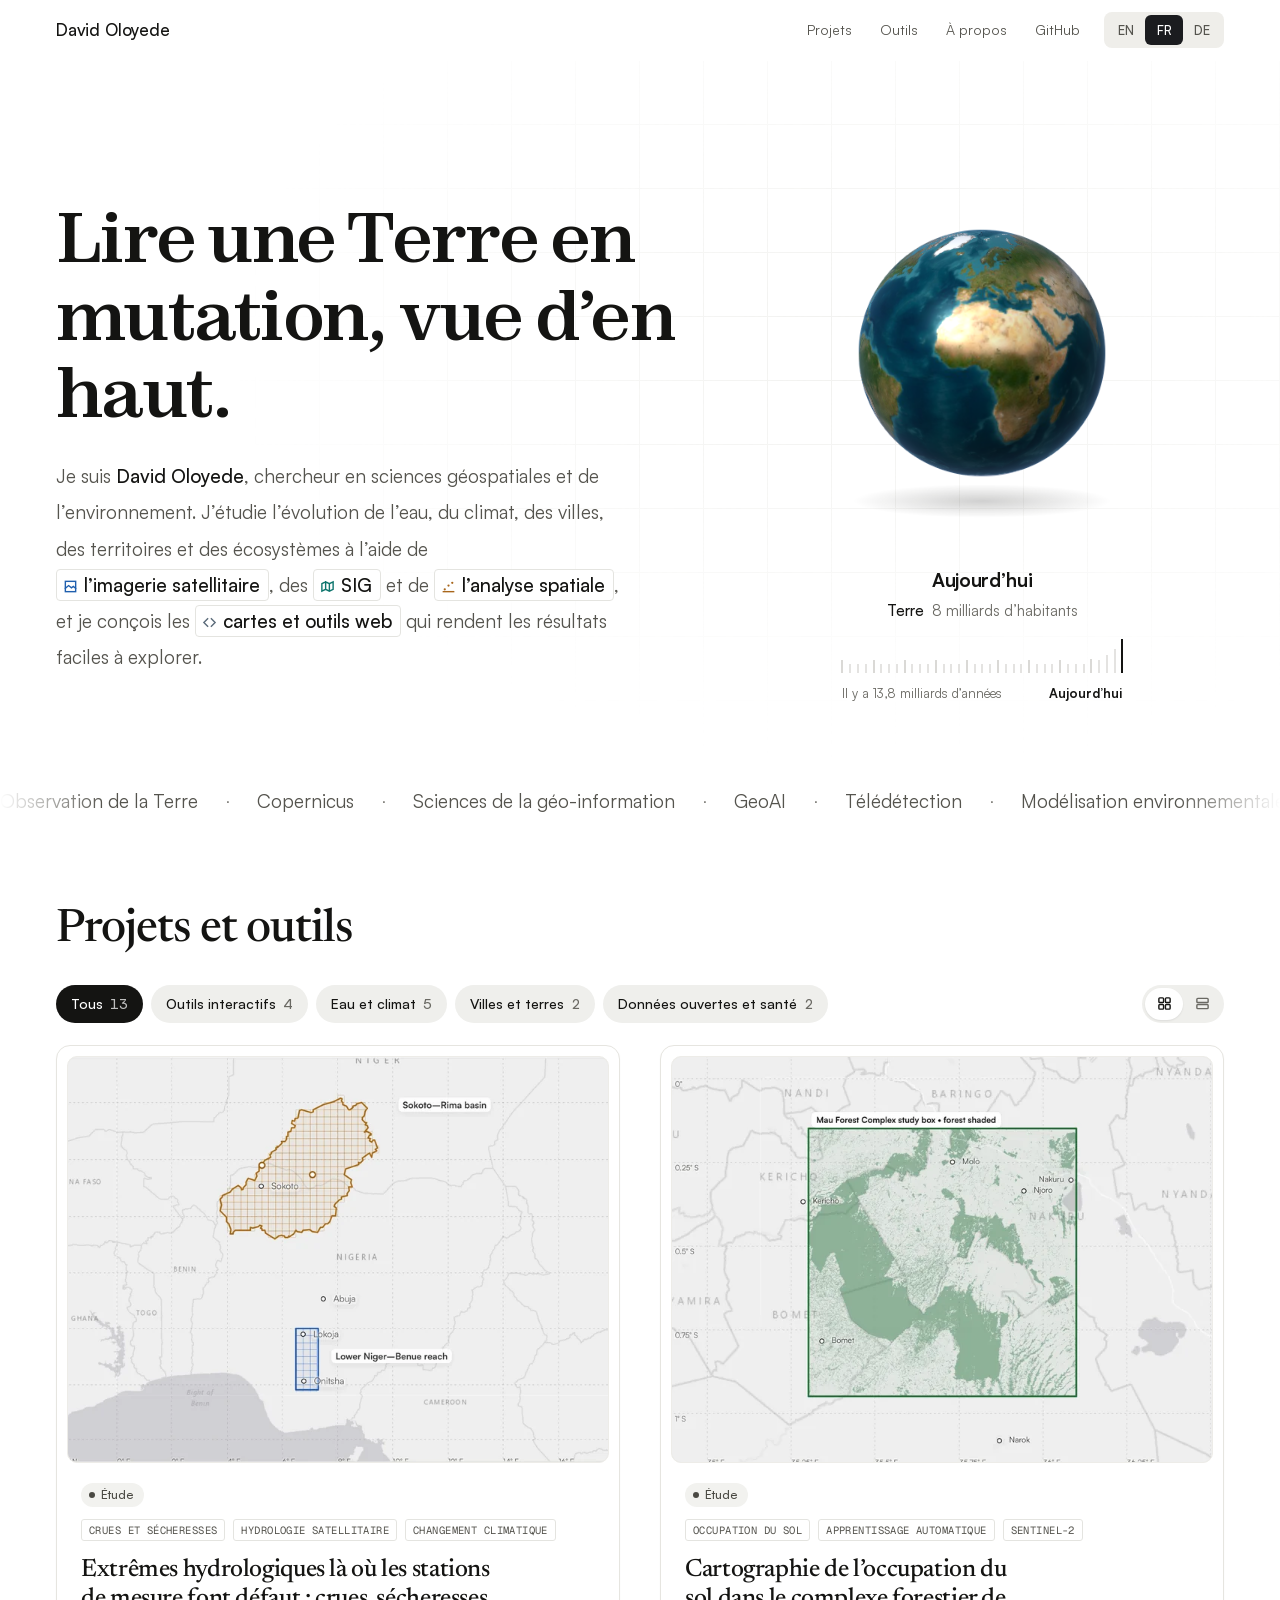
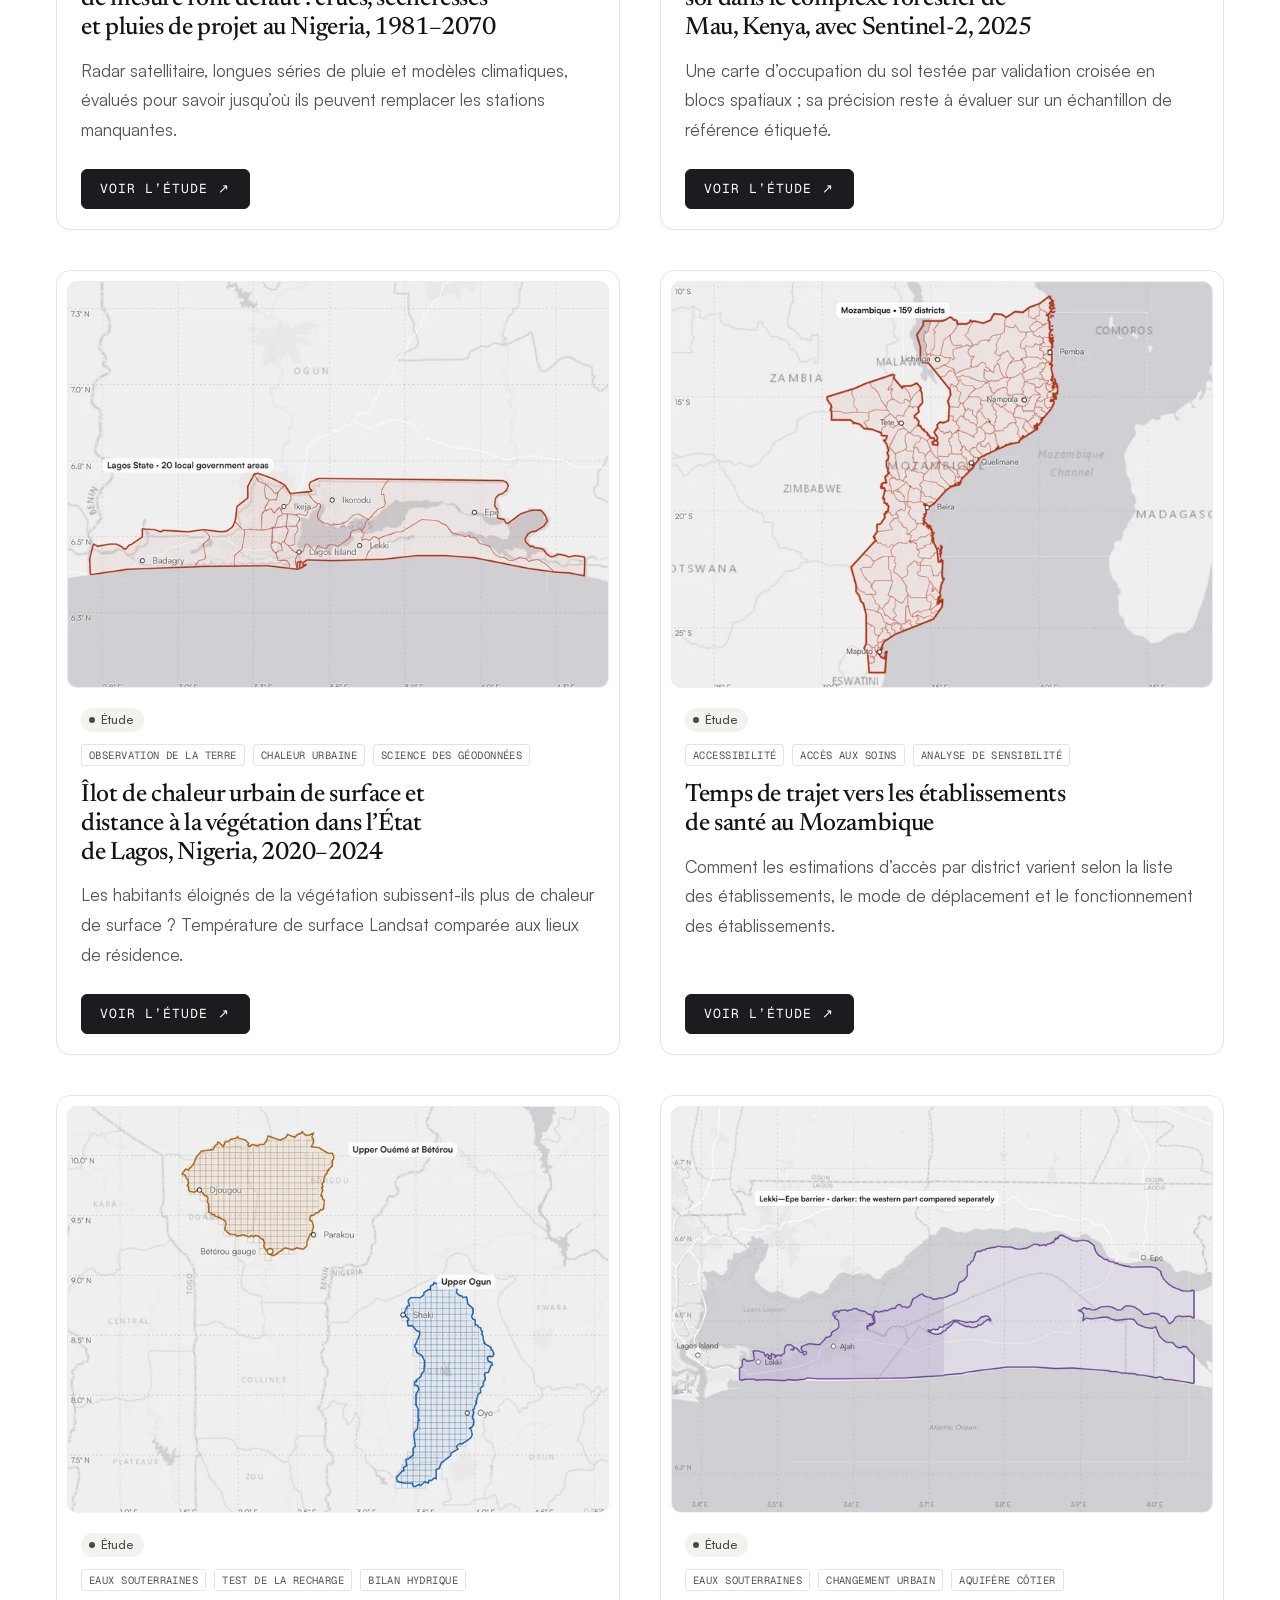
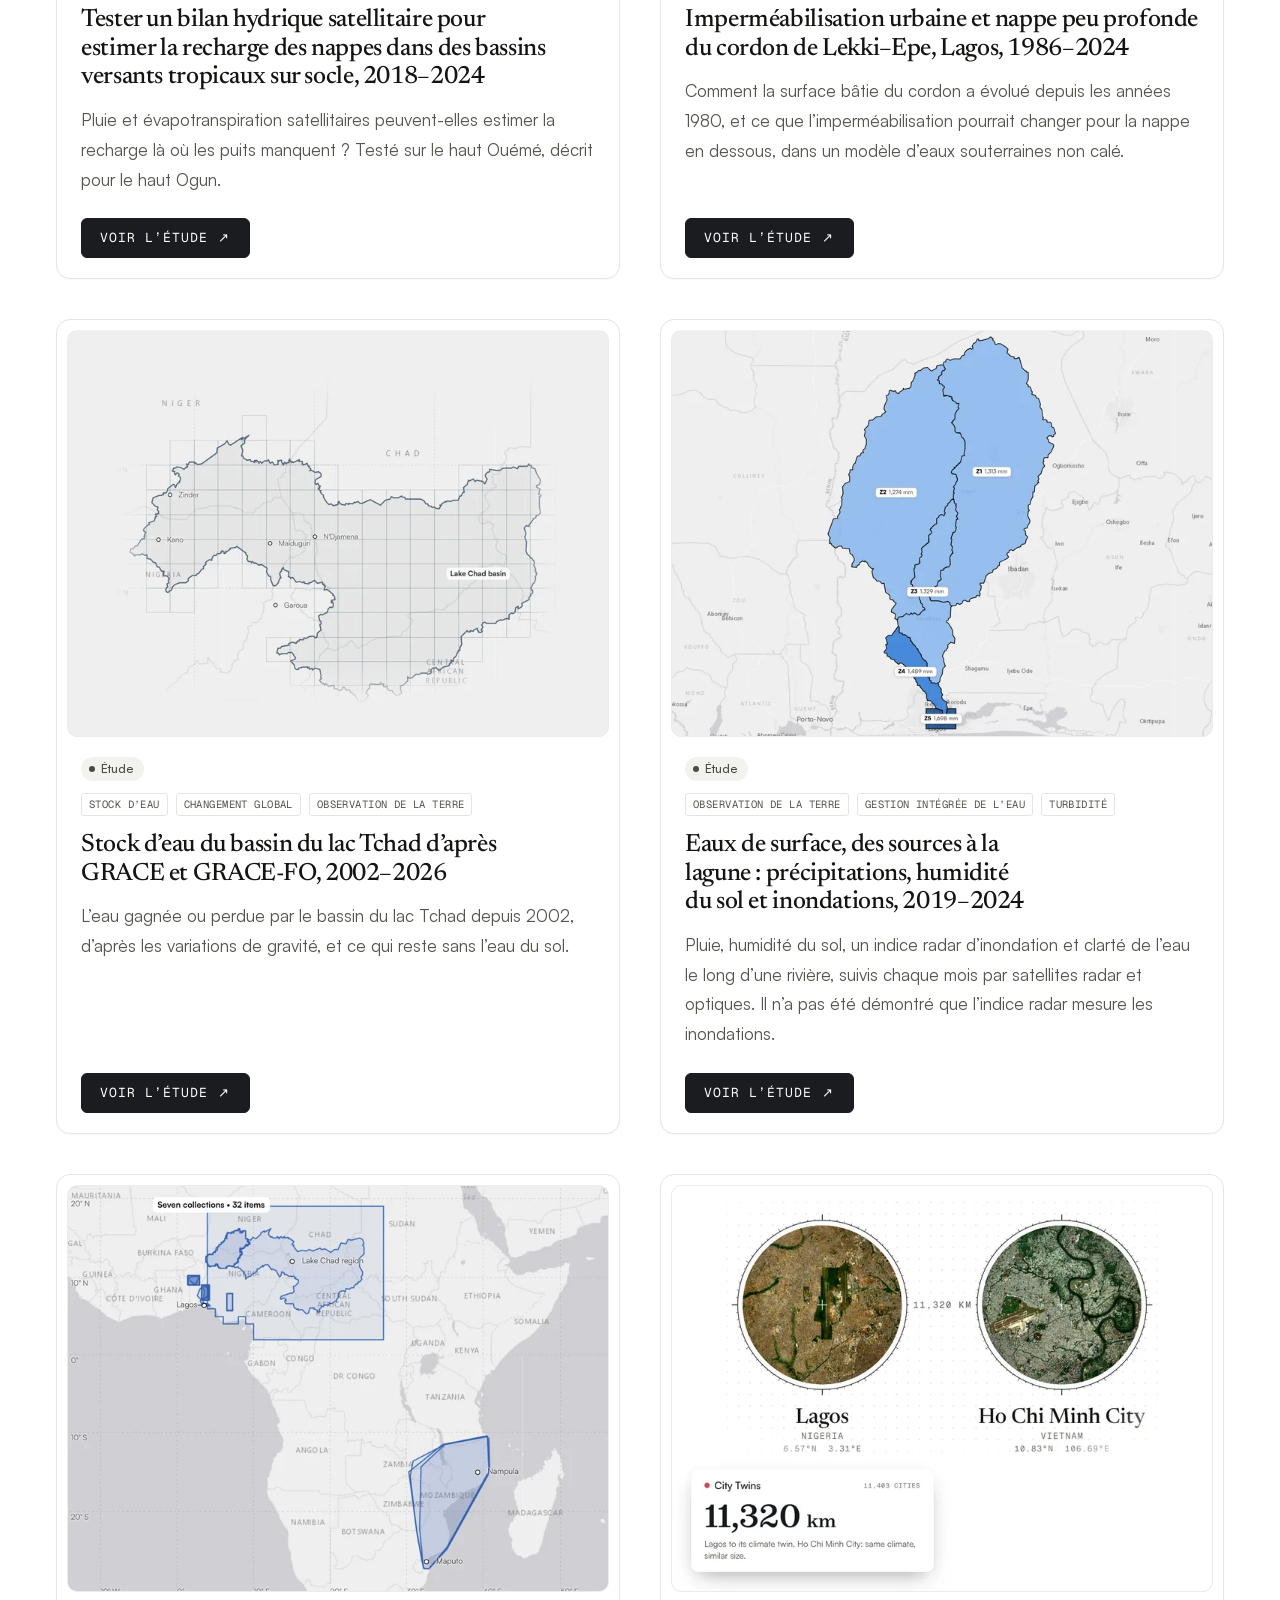
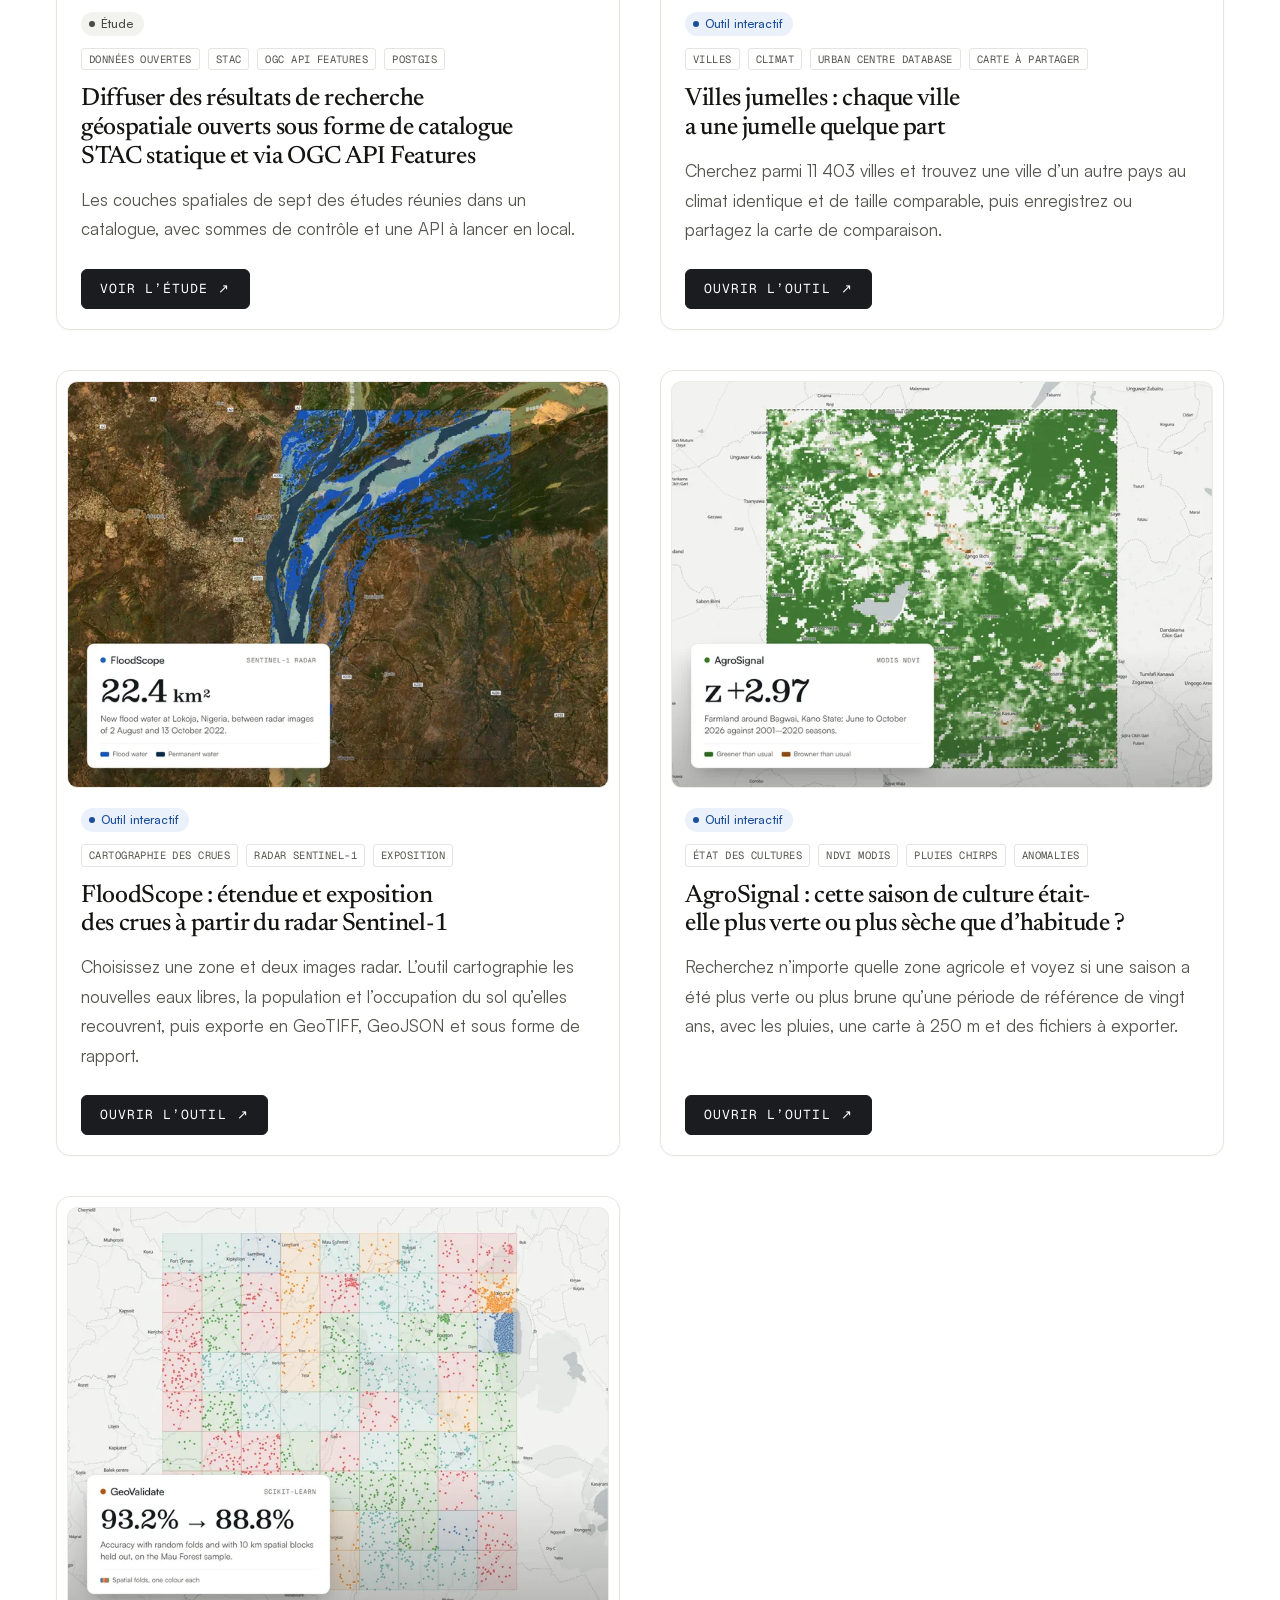
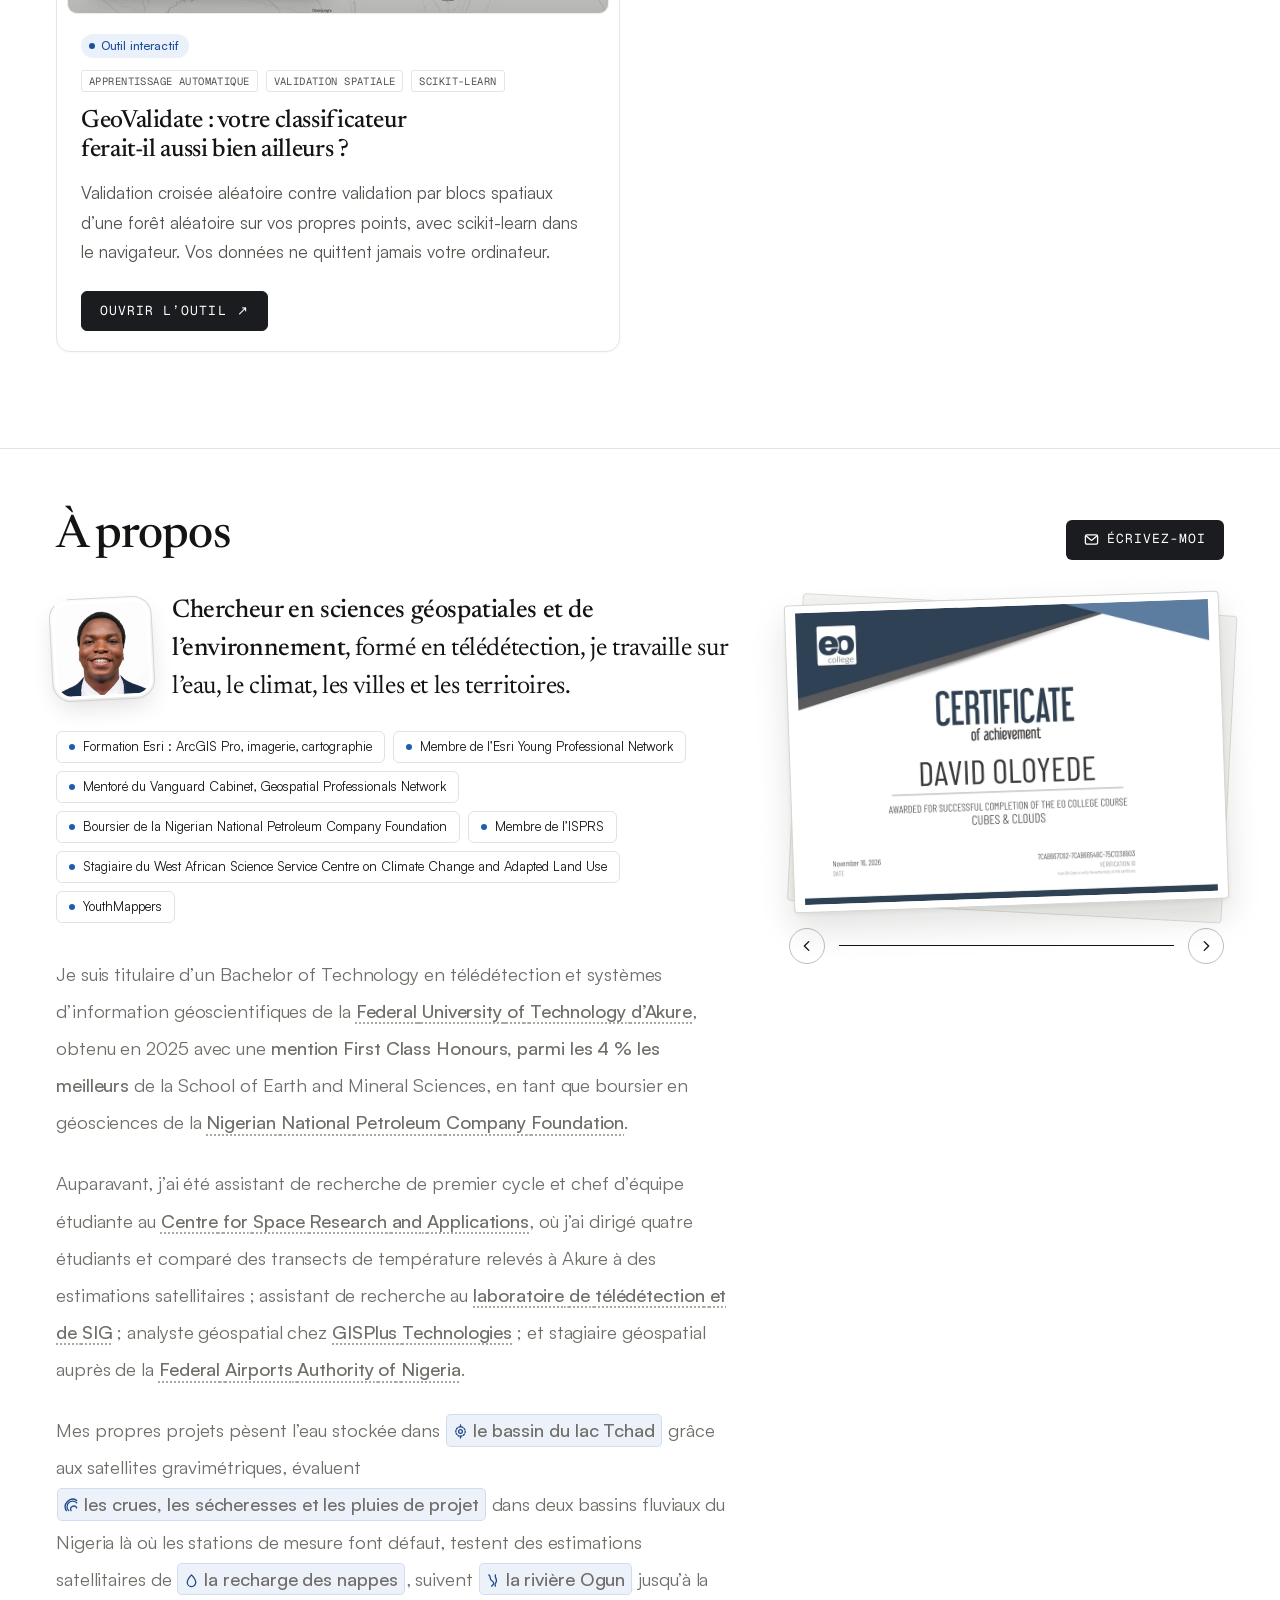
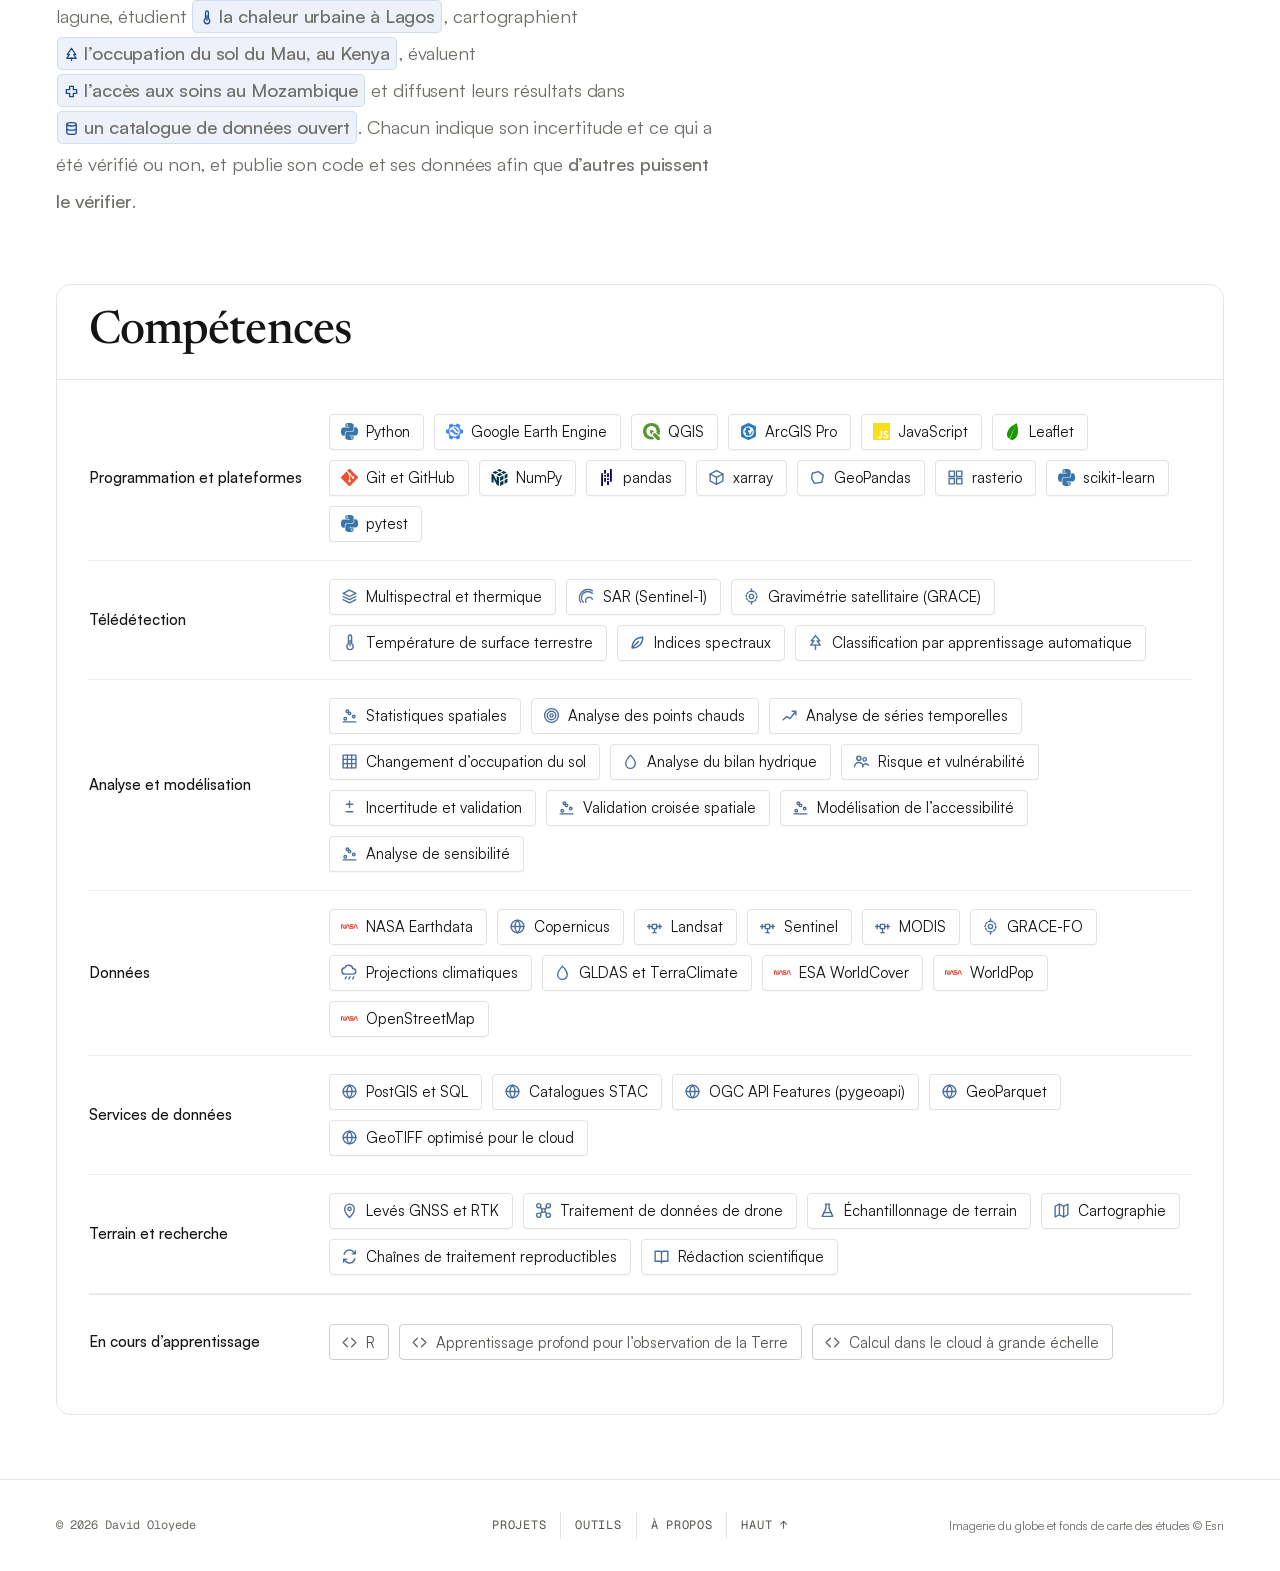
<file: fr/index.html>
<!DOCTYPE html>
<html lang="fr">
<head>
<meta charset="utf-8">
<meta name="viewport" content="width=device-width, initial-scale=1">
<title>David Oloyede · Chercheur en sciences géospatiales et de l’environnement</title>
<meta name="description" content="David Oloyede est chercheur en sciences géospatiales et de l’environnement. Il étudie l’évolution de la surface terrestre à l’aide de l’imagerie satellitaire, des SIG et de l’analyse spatiale, et conçoit les cartes et outils web qui rendent les résultats faciles à explorer.">
<meta name="author" content="David Oloyede">
<meta name="theme-color" content="#ffffff">
<link rel="canonical" href="https://oloyededavid.github.io/geospatial-rs-portfolio/fr/">
<link rel="alternate" hreflang="en" href="https://oloyededavid.github.io/geospatial-rs-portfolio/">
<link rel="alternate" hreflang="fr" href="https://oloyededavid.github.io/geospatial-rs-portfolio/fr/">
<link rel="alternate" hreflang="de" href="https://oloyededavid.github.io/geospatial-rs-portfolio/de/">
<link rel="alternate" hreflang="x-default" href="https://oloyededavid.github.io/geospatial-rs-portfolio/">
<meta property="og:locale" content="fr_FR">
<meta property="og:locale:alternate" content="en_GB">
<meta property="og:locale:alternate" content="de_DE">
<meta property="og:type" content="website">
<meta property="og:title" content="David Oloyede · Chercheur en sciences géospatiales et de l’environnement">
<meta property="og:description" content="Observation de la Terre, SIG et analyse spatiale appliqués à l’eau, au climat, aux villes, aux territoires et aux écosystèmes, partagés sous forme d’études interactives ouvertes (non évaluées par des pairs).">
<meta property="og:url" content="https://oloyededavid.github.io/geospatial-rs-portfolio/fr/">
<meta property="og:image" content="https://oloyededavid.github.io/geospatial-rs-portfolio/assets/og.png">
<meta property="og:image:width" content="1200">
<meta property="og:image:height" content="630">
<meta property="og:image:alt" content="Page d’accueil du portfolio : « Lire une Terre en mutation, vue d’en haut », avec un globe centré sur l’Afrique">
<meta name="twitter:card" content="summary_large_image">
<link rel="icon" href="../favicon.svg" type="image/svg+xml">
<link rel="preload" href="../assets/fonts/Zodiak-700.woff2" as="font" type="font/woff2" crossorigin>
<link rel="preload" href="../assets/fonts/Satoshi-400.woff2" as="font" type="font/woff2" crossorigin>
<link rel="preload" href="../assets/fonts/Newsreader-var.woff2" as="font" type="font/woff2" crossorigin>
<link rel="stylesheet" href="../styles.css">
<script type="application/ld+json">{"@context": "https://schema.org", "@type": "Person", "name": "David Oloyede", "jobTitle": "Geospatial and Environmental Researcher", "worksFor": {"@type": "Organization", "name": "Prevalence Studio"}, "alumniOf": {"@type": "CollegeOrUniversity", "name": "Federal University of Technology, Akure"}, "url": "https://oloyededavid.github.io/geospatial-rs-portfolio/", "sameAs": ["https://github.com/oloyededavid"], "knowsAbout": ["Remote sensing", "Earth observation", "Geographic information systems", "Hydrology", "Urban heat", "Spatial analysis"]}</script>
<script>document.documentElement.classList.add('js');</script>
<script>try{var q=new URLSearchParams(location.search);if(q.get('city')||location.hash==='#twin')location.replace('./twin/'+location.search)}catch(e){}</script>
</head>
<body>
<div class="progress" aria-hidden="true"></div>
<a class="skip" href="#main">Aller au contenu</a>
<header class="collar-top"><div class="wrap hd">
  <a class="brand" href="#top">David Oloyede</a>
  <nav class="site-nav" aria-label="Sections"><a href="#studies">Projets</a><a href="#tools" data-filter-link="tool">Outils</a><a href="#about">À propos</a><a href="https://github.com/oloyededavid" rel="noopener">GitHub</a></nav>
  <div class="lang" role="group" aria-label="Langue"><a href="../" data-lang="en" hreflang="en" lang="en" title="English" aria-label="English">EN</a><a href="./" data-lang="fr" aria-current="true" hreflang="fr" lang="fr" title="Français" aria-label="Français">FR</a><a href="../de/" data-lang="de" hreflang="de" lang="de" title="Deutsch" aria-label="Deutsch">DE</a></div>
</div></header>

<main id="main">
  <section class="hello" id="top" aria-labelledby="hello-title"><div class="hello-bg" aria-hidden="true"><div class="grid"></div></div><div class="wrap hello-grid"><div class="hello-text">
    <h1 id="hello-title">Lire une Terre en mutation, vue d’en haut.</h1>
    <p class="hello-body">Je suis <span class="nw"><b class="hello-me">David Oloyede</b>,</span> chercheur en sciences géospatiales et de l’environnement. J’étudie l’évolution de l’eau, du climat, des villes, des territoires et des écosystèmes à l’aide de <span class="nw"><span class="chip chip-01"><svg viewBox="0 0 16 16" aria-hidden="true"><rect x="2.5" y="2.5" width="11" height="11"/><path d="M2.5 10l3.5-3 3 2.5 2-1.5 2.5 2"/></svg>l’imagerie satellitaire</span>,</span> des <span class="chip chip-02"><svg viewBox="0 0 16 16" aria-hidden="true"><path d="M2 5l4-2 4 2 4-2v8l-4 2-4-2-4 2z M6 3v8 M10 5v8"/></svg>SIG</span> et de <span class="nw"><span class="chip chip-03"><svg viewBox="0 0 16 16" aria-hidden="true"><circle cx="4" cy="11" r="1.2"/><circle cx="8" cy="7" r="1.2"/><circle cx="12" cy="4" r="1.2"/><path d="M2.5 13.5h11"/></svg>l’analyse spatiale</span>,</span> et je conçois les <span class="chip chip-04"><svg viewBox="0 0 16 16" aria-hidden="true"><path d="M6 4L2 8l4 4M10 4l4 4-4 4"/></svg>cartes et outils web</span> qui rendent les résultats faciles à explorer.</p>
    </div>
    <figure class="globe" aria-label="La Terre à travers le temps, du Big Bang il y a 13,8 milliards d’années à aujourd’hui. Faites glisser la frise ou utilisez les flèches du clavier.">
      <canvas aria-hidden="true"></canvas><noscript><img class="globe-still" src="../assets/globe-still.webp" width="480" height="480" alt="La Terre aujourd’hui, vue de l’espace au-dessus de l’Afrique"></noscript>
      <figcaption><p class="g-cap" aria-hidden="true"></p><p class="g-line"><b class="g-h"></b> <span class="g-s"></span></p>
        <div class="g-rule" aria-hidden="true"><div class="g-ticks"></div><span class="g-thumb"></span></div>
        <p class="g-ends" aria-hidden="true"><span>Il y a 13,8 milliards d’années</span><span>Aujourd’hui</span></p></figcaption>
    </figure>
  </div></section>


  <div class="ticker" aria-label="Intérêts de recherche" tabindex="-1"><div class="ticker-track"><div class="ticker-set"><span>Observation de la Terre</span><i aria-hidden="true">·</i><span>Copernicus</span><i aria-hidden="true">·</i><span>Sciences de la géo-information</span><i aria-hidden="true">·</i><span>GeoAI</span><i aria-hidden="true">·</i><span>Télédétection</span><i aria-hidden="true">·</i><span>Modélisation environnementale</span><i aria-hidden="true">·</i><span>Ressources en eau</span><i aria-hidden="true">·</i><span>Adaptation au changement climatique</span><i aria-hidden="true">·</i><span>Réduction des risques de catastrophe</span><i aria-hidden="true">·</i><span>Systèmes d’utilisation des terres</span><i aria-hidden="true">·</i><span>Écologie du changement global</span><i aria-hidden="true">·</i><span>Écosystèmes et biodiversité</span><i aria-hidden="true">·</i><span>Systèmes urbains et ruraux</span><i aria-hidden="true">·</i><span>Science des données spatiales</span><i aria-hidden="true">·</i><span>Développement durable</span><i aria-hidden="true">·</i><span>Santé publique et accès aux soins</span><i aria-hidden="true">·</i><span>Forêts et occupation du sol</span><i aria-hidden="true">·</i><span>Données géospatiales ouvertes</span><i aria-hidden="true">·</i></div><div class="ticker-set" aria-hidden="true"><span>Observation de la Terre</span><i aria-hidden="true">·</i><span>Copernicus</span><i aria-hidden="true">·</i><span>Sciences de la géo-information</span><i aria-hidden="true">·</i><span>GeoAI</span><i aria-hidden="true">·</i><span>Télédétection</span><i aria-hidden="true">·</i><span>Modélisation environnementale</span><i aria-hidden="true">·</i><span>Ressources en eau</span><i aria-hidden="true">·</i><span>Adaptation au changement climatique</span><i aria-hidden="true">·</i><span>Réduction des risques de catastrophe</span><i aria-hidden="true">·</i><span>Systèmes d’utilisation des terres</span><i aria-hidden="true">·</i><span>Écologie du changement global</span><i aria-hidden="true">·</i><span>Écosystèmes et biodiversité</span><i aria-hidden="true">·</i><span>Systèmes urbains et ruraux</span><i aria-hidden="true">·</i><span>Science des données spatiales</span><i aria-hidden="true">·</i><span>Développement durable</span><i aria-hidden="true">·</i><span>Santé publique et accès aux soins</span><i aria-hidden="true">·</i><span>Forêts et occupation du sol</span><i aria-hidden="true">·</i><span>Données géospatiales ouvertes</span><i aria-hidden="true">·</i></div></div></div>

  <section class="insets" id="studies" aria-labelledby="insets-title"><div class="wrap">
    <div class="sh pf-head"><h2 id="insets-title">Projets et outils</h2></div>
    <div class="pf-bar"><div class="pf-filters" role="group" aria-label="Filtrer les projets"><button type="button" class="pf-f" data-filter="all" aria-pressed="true">Tous <span class="pf-n">13</span></button><button type="button" class="pf-f" data-filter="tool" aria-pressed="false">Outils interactifs <span class="pf-n">4</span></button><button type="button" class="pf-f" data-filter="water" aria-pressed="false">Eau et climat <span class="pf-n">5</span></button><button type="button" class="pf-f" data-filter="land" aria-pressed="false">Villes et terres <span class="pf-n">2</span></button><button type="button" class="pf-f" data-filter="open" aria-pressed="false">Données ouvertes et santé <span class="pf-n">2</span></button></div><div class="pf-view" role="group" aria-label="Affichage"><button type="button" class="pf-v" data-view="grid" aria-pressed="true"><span class="sr-only">Grille</span><svg viewBox="0 0 16 16" aria-hidden="true"><rect x="2" y="2" width="5" height="5" rx="1"/><rect x="9" y="2" width="5" height="5" rx="1"/><rect x="2" y="9" width="5" height="5" rx="1"/><rect x="9" y="9" width="5" height="5" rx="1"/></svg></button><button type="button" class="pf-v" data-view="row" aria-pressed="false"><span class="sr-only">Lignes</span><svg viewBox="0 0 16 16" aria-hidden="true"><rect x="2" y="2.5" width="12" height="4.5" rx="1"/><rect x="2" y="9" width="12" height="4.5" rx="1"/></svg></button></div></div>
    <span id="tools" class="anchor" aria-hidden="true"></span>
    <p class="sr-only" id="pf-status" aria-live="polite"></p>
    <div class="inset-list">
      <article class="inset reveal" id="study-01" data-n="01" data-cat="water" data-kind="study" aria-labelledby="t01">
        <div class="inset-text">
          <p class="kind kind--study">Étude</p>
          <ul class="tags" aria-label="Thèmes"><li style="--k:0">Crues et sécheresses</li><li style="--k:1">Hydrologie satellitaire</li><li style="--k:2">Changement climatique</li><li style="--k:3">Observation de la Terre</li></ul>
          <h3 id="t01"><a class="inset-link" href="https://oloyededavid.github.io/Observational-Hydrology-Extremes/" rel="noopener">Extrêmes hydrologiques là où les stations de mesure font défaut : crues, sécheresses et pluies de projet au Nigeria, <span class="nw">1981–2070</span></a></h3>
          <p class="inset-desc">Radar satellitaire, longues séries de pluie et modèles climatiques, évalués pour savoir jusqu’où ils peuvent remplacer les stations manquantes.</p>
          <p class="inset-actions"><span class="cta" aria-hidden="true">Voir l’étude <span class="arrow">↗</span></span></p>
        </div>
        <div class="inset-media"><img class="frame on" src="../assets/projects/hydrology-1200.webp" srcset="../assets/projects/hydrology-1200.webp 1200w, ../assets/projects/hydrology-720.webp 720w" sizes="(min-width: 960px) 56vw, 92vw" width="1200" height="900" loading="lazy" decoding="async" alt="Carte du Nigeria et des pays voisins montrant les deux zones d’étude : le bassin Sokoto–Rima au nord-ouest et le tronçon du bas Niger–Bénoué près de Lokoja, chacun divisé en mailles de 0,25 degré."><p class="map-cap">Bassin Sokoto–Rima et tronçon du bas Niger–Bénoué</p></div>
      </article>
      <article class="inset reveal" id="study-07" data-n="07" data-cat="land" data-kind="study" aria-labelledby="t07">
        <div class="inset-text">
          <p class="kind kind--study">Étude</p>
          <ul class="tags" aria-label="Thèmes"><li style="--k:0">Occupation du sol</li><li style="--k:1">Apprentissage automatique</li><li style="--k:2">Sentinel-2</li><li style="--k:3">Validation croisée spatiale</li></ul>
          <h3 id="t07"><a class="inset-link" href="https://oloyededavid.github.io/Mau-Forest-Land-Cover/" rel="noopener">Cartographie de l’occupation du sol dans le complexe forestier de Mau, Kenya, avec Sentinel-2, <span class="nw">2025</span></a></h3>
          <p class="inset-desc">Une carte d’occupation du sol testée par validation croisée en blocs spatiaux ; sa précision reste à évaluer sur un échantillon de référence étiqueté.</p>
          <p class="inset-actions"><span class="cta" aria-hidden="true">Voir l’étude <span class="arrow">↗</span></span></p>
        </div>
        <div class="inset-media"><img class="frame on" src="../assets/projects/mau-1200.webp" srcset="../assets/projects/mau-1600.webp 1600w, ../assets/projects/mau-1200.webp 1200w, ../assets/projects/mau-720.webp 720w" sizes="(min-width: 960px) 56vw, 92vw" width="1200" height="900" loading="lazy" decoding="async" alt="Carte de la zone d’étude du complexe forestier de Mau, au Kenya, avec la forêt cartographiée en 2025 en vert et Kericho, Molo, Njoro, Nakuru, Bomet et Narok indiqués."><p class="map-cap">Zone d’étude du complexe forestier de Mau, Kenya</p></div>
      </article>
      <article class="inset reveal" id="study-05" data-n="05" data-cat="land" data-kind="study" aria-labelledby="t05">
        <div class="inset-text">
          <p class="kind kind--study">Étude</p>
          <ul class="tags" aria-label="Thèmes"><li style="--k:0">Observation de la Terre</li><li style="--k:1">Chaleur urbaine</li><li style="--k:2">Science des géodonnées</li><li style="--k:3">Température de surface terrestre</li></ul>
          <h3 id="t05"><a class="inset-link" href="https://oloyededavid.github.io/Lagos-Urban-Heat-Analytics/" rel="noopener">Îlot de chaleur urbain de surface et distance à la végétation dans l’État de Lagos, Nigeria, <span class="nw">2020–2024</span></a></h3>
          <p class="inset-desc">Les habitants éloignés de la végétation subissent-ils plus de chaleur de surface ? Température de surface Landsat comparée aux lieux de résidence.</p>
          <p class="inset-actions"><span class="cta" aria-hidden="true">Voir l’étude <span class="arrow">↗</span></span></p>
        </div>
        <div class="inset-media"><img class="frame on" src="../assets/projects/lagos-1200.webp" srcset="../assets/projects/lagos-1200.webp 1200w, ../assets/projects/lagos-720.webp 720w" sizes="(min-width: 960px) 56vw, 92vw" width="1200" height="900" loading="lazy" decoding="async" alt="Carte de l’État de Lagos, entre le Bénin, l’État d’Ogun et l’Atlantique, divisé en ses 20 zones de gouvernement local, avec Badagry, Ikeja, Ikorodu, Lagos Island, Lekki et Epe."><p class="map-cap">L’État de Lagos et ses 20 zones de gouvernement local</p></div>
      </article>
      <article class="inset reveal" id="study-08" data-n="08" data-cat="open" data-kind="study" aria-labelledby="t08">
        <div class="inset-text">
          <p class="kind kind--study">Étude</p>
          <ul class="tags" aria-label="Thèmes"><li style="--k:0">Accessibilité</li><li style="--k:1">Accès aux soins</li><li style="--k:2">Analyse de sensibilité</li><li style="--k:3">Pondération par la population</li></ul>
          <h3 id="t08"><a class="inset-link" href="https://oloyededavid.github.io/Mozambique-Health-Access/" rel="noopener">Temps de trajet vers les établissements de santé au Mozambique</a></h3>
          <p class="inset-desc">Comment les estimations d’accès par district varient selon la liste des établissements, le mode de déplacement et le fonctionnement des établissements.</p>
          <p class="inset-actions"><span class="cta" aria-hidden="true">Voir l’étude <span class="arrow">↗</span></span></p>
        </div>
        <div class="inset-media"><img class="frame on" src="../assets/projects/mozambique-1200.webp" srcset="../assets/projects/mozambique-1600.webp 1600w, ../assets/projects/mozambique-1200.webp 1200w, ../assets/projects/mozambique-720.webp 720w" sizes="(min-width: 960px) 56vw, 92vw" width="1200" height="900" loading="lazy" decoding="async" alt="Carte du Mozambique divisé en ses 159 districts, avec Lichinga, Pemba, Tete, Nampula, Quelimane, Beira et Maputo indiqués."><p class="map-cap">Mozambique, 159 districts</p></div>
      </article>
      <article class="inset reveal" id="study-03" data-n="03" data-cat="water" data-kind="study" aria-labelledby="t03">
        <div class="inset-text">
          <p class="kind kind--study">Étude</p>
          <ul class="tags" aria-label="Thèmes"><li style="--k:0">Eaux souterraines</li><li style="--k:1">Test de la recharge</li><li style="--k:2">Bilan hydrique</li><li style="--k:3">Hydrologie satellitaire</li></ul>
          <h3 id="t03"><a class="inset-link" href="https://oloyededavid.github.io/Oueme-Ogun-Groundwater-Recharge/" rel="noopener">Tester un bilan hydrique satellitaire pour estimer la recharge des nappes dans des bassins versants tropicaux sur socle, <span class="nw">2018–2024</span></a></h3>
          <p class="inset-desc">Pluie et évapotranspiration satellitaires peuvent-elles estimer la recharge là où les puits manquent ? Testé sur le haut Ouémé, décrit pour le haut Ogun.</p>
          <p class="inset-actions"><span class="cta" aria-hidden="true">Voir l’étude <span class="arrow">↗</span></span></p>
        </div>
        <div class="inset-media"><img class="frame on" src="../assets/projects/oueme-1200.webp" srcset="../assets/projects/oueme-1600.webp 1600w, ../assets/projects/oueme-1200.webp 1200w, ../assets/projects/oueme-720.webp 720w" sizes="(min-width: 960px) 56vw, 92vw" width="1200" height="900" loading="lazy" decoding="async" alt="Carte du bassin du haut Ouémé au Bénin et du bassin du haut Ogun au Nigeria, chacun divisé en mailles de précipitations de 5 km, avec la station hydrométrique de Bétérou."><p class="map-cap">Bassins du haut Ouémé et du haut Ogun</p></div>
      </article>
      <article class="inset reveal" id="study-06" data-n="06" data-cat="water" data-kind="study" aria-labelledby="t06">
        <div class="inset-text">
          <p class="kind kind--study">Étude</p>
          <ul class="tags" aria-label="Thèmes"><li style="--k:0">Eaux souterraines</li><li style="--k:1">Changement urbain</li><li style="--k:2">Aquifère côtier</li><li style="--k:3">Modélisation par scénarios</li></ul>
          <h3 id="t06"><a class="inset-link" href="https://oloyededavid.github.io/Coastal-Hydrogeology-Modeling/" rel="noopener">Imperméabilisation urbaine et nappe peu profonde du cordon de Lekki⁠–⁠Epe, Lagos, <span class="nw">1986–2024</span></a></h3>
          <p class="inset-desc">Comment la surface bâtie du cordon a évolué depuis les années 1980, et ce que l’imperméabilisation pourrait changer pour la nappe en dessous, dans un modèle d’eaux souterraines non calé.</p>
          <p class="inset-actions"><span class="cta" aria-hidden="true">Voir l’étude <span class="arrow">↗</span></span></p>
        </div>
        <div class="inset-media"><img class="frame on" src="../assets/projects/coastal-area-1200.webp" srcset="../assets/projects/coastal-area-1600.webp 1600w, ../assets/projects/coastal-area-1200.webp 1200w, ../assets/projects/coastal-area-720.webp 720w" sizes="(min-width: 960px) 56vw, 92vw" width="1200" height="900" loading="lazy" decoding="async" alt="Carte du cordon littoral de Lekki–Epe, entre les lagunes et l’Atlantique, de Lagos Island et Lekki à l’ouest jusqu’à Epe à l’est ; la partie ouest utilisée dans les comparaisons est ombrée."><p class="map-cap">Le cordon de Lekki–Epe entre les lagunes et la mer</p></div>
      </article>
      <article class="inset reveal" id="study-04" data-n="04" data-cat="water" data-kind="study" aria-labelledby="t04">
        <div class="inset-text">
          <p class="kind kind--study">Étude</p>
          <ul class="tags" aria-label="Thèmes"><li style="--k:0">Stock d’eau</li><li style="--k:1">Changement global</li><li style="--k:2">Observation de la Terre</li><li style="--k:3">Eaux transfrontalières</li></ul>
          <h3 id="t04"><a class="inset-link" href="https://oloyededavid.github.io/Groundwater-Storage-Gravimetry/" rel="noopener">Stock d’eau du bassin du lac Tchad d’après GRACE et GRACE-FO, <span class="nw">2002–2026</span></a></h3>
          <p class="inset-desc">L’eau gagnée ou perdue par le bassin du lac Tchad depuis 2002, d’après les variations de gravité, et ce qui reste sans l’eau du sol.</p>
          <p class="inset-actions"><span class="cta" aria-hidden="true">Voir l’étude <span class="arrow">↗</span></span></p>
        </div>
        <div class="inset-media"><img class="frame on" src="../assets/projects/gravimetry-area-1200.webp" srcset="../assets/projects/gravimetry-area-1600.webp 1600w, ../assets/projects/gravimetry-area-1200.webp 1200w, ../assets/projects/gravimetry-area-720.webp 720w" sizes="(min-width: 960px) 56vw, 92vw" width="1200" height="900" loading="lazy" decoding="async" alt="Carte du bassin du lac Tchad, à cheval sur le Niger, le Nigeria, le Tchad, le Cameroun et la République centrafricaine, avec les mailles GRACE d’un degré utilisées dans l’étude."><p class="map-cap">Bassin du lac Tchad et cellules GRACE</p></div>
      </article>
      <article class="inset reveal" id="study-02" data-n="02" data-cat="water" data-kind="study" aria-labelledby="t02">
        <div class="inset-text">
          <p class="kind kind--study">Étude</p>
          <ul class="tags" aria-label="Thèmes"><li style="--k:0">Observation de la Terre</li><li style="--k:1">Gestion intégrée de l’eau</li><li style="--k:2">Turbidité</li><li style="--k:3">Géovisualisation</li></ul>
          <h3 id="t02"><a class="inset-link" href="https://oloyededavid.github.io/Ogun-Catchment-Coast-Observatory/" rel="noopener">Eaux de surface, des sources à la lagune : précipitations, humidité du sol et inondations, <span class="nw">2019–2024</span></a></h3>
          <p class="inset-desc">Pluie, humidité du sol, un indice radar d’inondation et clarté de l’eau le long d’une rivière, suivis chaque mois par satellites radar et optiques. Il n’a pas été démontré que l’indice radar mesure les inondations.</p>
          <p class="inset-actions"><span class="cta" aria-hidden="true">Voir l’étude <span class="arrow">↗</span></span></p>
        </div>
        <div class="inset-media"><img class="frame on" src="../assets/projects/ogun-area-1200.webp" srcset="../assets/projects/ogun-area-1600.webp 1600w, ../assets/projects/ogun-area-1200.webp 1200w, ../assets/projects/ogun-area-720.webp 720w" sizes="(min-width: 960px) 56vw, 92vw" width="1200" height="900" loading="lazy" decoding="async" alt="Carte du bassin versant de l’Ogun, des sources à la lagune de Lagos, divisé en sous-bassins Z1 à Z4 et zone lagunaire Z5, coloré selon les précipitations annuelles moyennes, 2019–2024."><p class="map-cap">Ogun : sous-bassins Z1–Z4, lagune Z5</p></div>
      </article>
      <article class="inset reveal" id="study-09" data-n="09" data-cat="open" data-kind="study" aria-labelledby="t09">
        <div class="inset-text">
          <p class="kind kind--study">Étude</p>
          <ul class="tags" aria-label="Thèmes"><li style="--k:0">Données ouvertes</li><li style="--k:1">STAC</li><li style="--k:2">OGC API Features</li><li style="--k:3">PostGIS</li></ul>
          <h3 id="t09"><a class="inset-link" href="https://oloyededavid.github.io/Open-Geodata-Catalogue/" rel="noopener">Diffuser des résultats de recherche géospatiale ouverts sous forme de catalogue STAC statique et via OGC API Features</a></h3>
          <p class="inset-desc">Les couches spatiales de sept des études réunies dans un catalogue, avec sommes de contrôle et une API à lancer en local.</p>
          <p class="inset-actions"><span class="cta" aria-hidden="true">Voir l’étude <span class="arrow">↗</span></span></p>
        </div>
        <div class="inset-media"><img class="frame on" src="../assets/projects/catalogue-1200.webp" srcset="../assets/projects/catalogue-1600.webp 1600w, ../assets/projects/catalogue-1200.webp 1200w, ../assets/projects/catalogue-720.webp 720w" sizes="(min-width: 960px) 56vw, 92vw" width="1200" height="900" loading="lazy" decoding="async" alt="Carte de l’Afrique avec l’emprise des 32 éléments du catalogue, répartis en sept collections : zones d’étude au Nigeria et au Bénin, bassin du lac Tchad et Mozambique."><p class="map-cap">Emprise des couches du catalogue</p></div>
      </article>
      <article class="inset reveal is-tool" id="tool-0" data-cat="tool" data-kind="tool" aria-labelledby="tt0">
        <div class="inset-text">
          <p class="kind kind--tool">Outil interactif</p>
          <ul class="tags" aria-label="Thèmes"><li style="--k:0">Villes</li><li style="--k:1">Climat</li><li style="--k:2">Urban Centre Database</li><li style="--k:3">Carte à partager</li></ul>
          <h3 id="tt0"><a class="inset-link" href="./twin/">Villes jumelles : chaque ville a une jumelle quelque part</a></h3>
          <p class="inset-desc">Cherchez parmi 11 403 villes et trouvez une ville d’un autre pays au climat identique et de taille comparable, puis enregistrez ou partagez la carte de comparaison.</p>
          <p class="inset-actions"><span class="cta" aria-hidden="true">Ouvrir l’outil <span class="arrow">↗</span></span></p>
        </div>
        <div class="inset-media"><img class="frame on" src="../assets/tools/citytwins-1200.webp" srcset="../assets/tools/citytwins-1600.webp 1600w, ../assets/tools/citytwins-1200.webp 1200w, ../assets/tools/citytwins-720.webp 720w" sizes="(min-width: 960px) 46vw, 92vw" width="1200" height="900" loading="lazy" decoding="async" alt="Vues satellite de Lagos et d’Hô Chi Minh-Ville côte à côte, à 11 320 km l’une de l’autre, avec un encadré indiquant City Twins et la distance entre les deux villes."><p class="map-cap">Lagos et sa jumelle, Hô-Chi-Minh-Ville</p></div>
      </article>
      <article class="inset reveal is-tool" id="tool-1" data-cat="tool" data-kind="tool" aria-labelledby="tt1">
        <div class="inset-text">
          <p class="kind kind--tool">Outil interactif</p>
          <ul class="tags" aria-label="Thèmes"><li style="--k:0">Cartographie des crues</li><li style="--k:1">Radar Sentinel-1</li><li style="--k:2">Exposition</li><li style="--k:3">Observation de la Terre</li></ul>
          <h3 id="tt1"><a class="inset-link" href="https://oloyededavid.github.io/FloodScope/" rel="noopener">FloodScope : étendue et exposition des crues à partir du radar Sentinel-1</a></h3>
          <p class="inset-desc">Choisissez une zone et deux images radar. L’outil cartographie les nouvelles eaux libres, la population et l’occupation du sol qu’elles recouvrent, puis exporte en GeoTIFF, GeoJSON et sous forme de rapport.</p>
          <p class="inset-actions"><span class="cta" aria-hidden="true">Ouvrir l’outil <span class="arrow">↗</span></span></p>
        </div>
        <div class="inset-media"><img class="frame on" src="../assets/tools/floodscope-1200.webp" srcset="../assets/tools/floodscope-1600.webp 1600w, ../assets/tools/floodscope-1200.webp 1200w, ../assets/tools/floodscope-720.webp 720w" sizes="(min-width: 960px) 46vw, 92vw" width="1200" height="900" loading="lazy" decoding="async" alt="Carte des inondations de FloodScope à Lokoja, au Nigeria, sur imagerie satellite : nouvelle eau de crue en bleu et eau permanente en bleu foncé le long du Niger et de la Bénoué, avec un encadré indiquant 22,4 km² de nouvelle eau de crue."><p class="map-cap">Lokoja, Nigeria, après la crue d’octobre 2022</p></div>
      </article>
      <article class="inset reveal is-tool" id="tool-2" data-cat="tool" data-kind="tool" aria-labelledby="tt2">
        <div class="inset-text">
          <p class="kind kind--tool">Outil interactif</p>
          <ul class="tags" aria-label="Thèmes"><li style="--k:0">État des cultures</li><li style="--k:1">NDVI MODIS</li><li style="--k:2">Pluies CHIRPS</li><li style="--k:3">Anomalies</li></ul>
          <h3 id="tt2"><a class="inset-link" href="https://oloyededavid.github.io/AgroSignal/" rel="noopener">AgroSignal : cette saison de culture était-elle plus verte ou plus sèche que d’habitude ?</a></h3>
          <p class="inset-desc">Recherchez n’importe quelle zone agricole et voyez si une saison a été plus verte ou plus brune qu’une période de référence de vingt ans, avec les pluies, une carte à 250 m et des fichiers à exporter.</p>
          <p class="inset-actions"><span class="cta" aria-hidden="true">Ouvrir l’outil <span class="arrow">↗</span></span></p>
        </div>
        <div class="inset-media"><img class="frame on" src="../assets/tools/agrosignal-1200.webp" srcset="../assets/tools/agrosignal-1600.webp 1600w, ../assets/tools/agrosignal-1200.webp 1200w, ../assets/tools/agrosignal-720.webp 720w" sizes="(min-width: 960px) 46vw, 92vw" width="1200" height="900" loading="lazy" decoding="async" alt="Carte AgroSignal des terres agricoles autour de Bagwai, dans l’État de Kano, surtout en vert là où la saison de juin à octobre 2026 était plus verte qu’en 2001–2020, avec un encadré indiquant un score z régional de +2,97."><p class="map-cap">Terres agricoles autour de Bagwai, État de Kano, juin–octobre 2026</p></div>
      </article>
      <article class="inset reveal is-tool" id="tool-3" data-cat="tool" data-kind="tool" aria-labelledby="tt3">
        <div class="inset-text">
          <p class="kind kind--tool">Outil interactif</p>
          <ul class="tags" aria-label="Thèmes"><li style="--k:0">Apprentissage automatique</li><li style="--k:1">Validation spatiale</li><li style="--k:2">scikit-learn</li><li style="--k:3">Données ouvertes</li></ul>
          <h3 id="tt3"><a class="inset-link" href="https://oloyededavid.github.io/GeoValidate/" rel="noopener">GeoValidate : votre classificateur ferait-il aussi bien ailleurs ?</a></h3>
          <p class="inset-desc">Validation croisée aléatoire contre validation par blocs spatiaux d’une forêt aléatoire sur vos propres points, avec scikit-learn dans le navigateur. Vos données ne quittent jamais votre ordinateur.</p>
          <p class="inset-actions"><span class="cta" aria-hidden="true">Ouvrir l’outil <span class="arrow">↗</span></span></p>
        </div>
        <div class="inset-media"><img class="frame on" src="../assets/tools/geovalidate-1200.webp" srcset="../assets/tools/geovalidate-1600.webp 1600w, ../assets/tools/geovalidate-1200.webp 1200w, ../assets/tools/geovalidate-720.webp 720w" sizes="(min-width: 960px) 46vw, 92vw" width="1200" height="900" loading="lazy" decoding="async" alt="Carte GeoValidate des points d’échantillon de la forêt de Mau dans des blocs colorés de 10 km, une couleur par pli spatial, avec un encadré indiquant une précision passant de 93,2 % avec des plis aléatoires à 88,8 % avec des blocs spatiaux."><p class="map-cap">Échantillon de la forêt de Mau, mis de côté par blocs de 10 km</p></div>
      </article>
    </div>
  </div></section>

  <section class="about" id="about" aria-labelledby="about-title"><div class="wrap"><div class="ab">
    <div class="sh sh--row"><h2 id="about-title">À propos</h2><a class="sh-cta" href="mailto:oloyededavid10@gmail.com"><svg viewBox="0 0 16 16" aria-hidden="true"><rect x="1.5" y="3" width="13" height="10" rx="1.5"/><path d="M2 4l6 5 6-5"/></svg>Écrivez-moi</a></div>
    <div class="ab-text">
      <div class="ab-intro">
        <figure class="ab-pic"><img src="../assets/portrait.webp" width="160" height="160" alt="Portrait de David Oloyede" loading="lazy" decoding="async"><svg viewBox="0 0 100 100" preserveAspectRatio="none" aria-hidden="true"><rect x="1" y="1" width="98" height="98" rx="18" ry="18" pathLength="1"/></svg></figure>
        <p class="ab-lead"><span class="nw"><b>Chercheur en sciences géospatiales et de l’environnement</b>,</span> formé en télédétection, je travaille sur l’eau, le climat, les villes et les territoires.</p>
      </div>
      <ul class="creds" aria-label="Qualifications"><li>Formation Esri : ArcGIS Pro, imagerie, cartographie</li><li>Membre de l’Esri Young Professional Network</li><li>Mentoré du Vanguard Cabinet, Geospatial Professionals Network</li><li>Boursier de la Nigerian National Petroleum Company Foundation</li><li>Membre de l’ISPRS</li><li>Stagiaire du West African Science Service Centre on Climate Change and Adapted Land Use</li><li>YouthMappers</li></ul>
      <p class="ab-p1">Je suis titulaire d’un Bachelor of Technology en télédétection et systèmes d’information géoscientifiques de la <span class="nw"><b class="org">Federal University of Technology d’Akure</b>,</span> obtenu en 2025 avec une <b>mention First Class Honours, parmi les 4 % les meilleurs</b> de la School of Earth and Mineral Sciences, en tant que boursier en géosciences de la <span class="nw"><b class="org">Nigerian National Petroleum Company Foundation</b>.</span></p>
      <p class="ab-p2">Auparavant, j’ai été assistant de recherche de premier cycle et chef d’équipe étudiante au <span class="nw"><b class="org">Centre for Space Research and Applications</b>,</span> où j’ai dirigé quatre étudiants et comparé des transects de température relevés à Akure à des estimations satellitaires ; assistant de recherche au <b class="org">laboratoire de télédétection et de SIG</b> ; analyste géospatial chez <b class="org">GISPlus Technologies</b> ; et stagiaire géospatial auprès de la <span class="nw"><b class="org">Federal Airports Authority of Nigeria</b>.</span></p>
      <p class="ab-p3">Mes propres projets pèsent l’eau stockée dans <a class="ab-chip" href="#study-04"><svg viewBox="0 0 16 16" aria-hidden="true"><circle cx="8" cy="8" r="2"/><circle cx="8" cy="8" r="5" stroke-dasharray="1.5 1.5"/><path d="M8 1v2M8 13v2"/></svg>le bassin du lac Tchad</a> grâce aux satellites gravimétriques, évaluent <a class="ab-chip" href="#study-01"><svg viewBox="0 0 16 16" aria-hidden="true"><path d="M2.5 13.5A8 8 0 0 1 13.5 2.5M5 13.5A5.5 5.5 0 0 1 13.5 5M7.5 13.5a3 3 0 0 1 6-3"/></svg>les crues, les sécheresses et les pluies de projet</a> dans deux bassins fluviaux du Nigeria là où les stations de mesure font défaut, testent des estimations satellitaires de <span class="nw"><a class="ab-chip" href="#study-03"><svg viewBox="0 0 16 16" aria-hidden="true"><path d="M8 2s4.5 4.8 4.5 8a4.5 4.5 0 0 1-9 0C3.5 6.8 8 2 8 2z"/></svg>la recharge des nappes</a>,</span> suivent <a class="ab-chip" href="#study-02"><svg viewBox="0 0 16 16" aria-hidden="true"><path d="M3 2c3 2 0 4 3 6s3 4 0 6M10 2c-1 3 2 4 1 7s-2 3-1 5"/></svg>la rivière Ogun</a> jusqu’à la lagune, étudient <span class="nw"><a class="ab-chip" href="#study-05"><svg viewBox="0 0 16 16" aria-hidden="true"><path d="M7 2.5a1.5 1.5 0 0 1 3 0v6.6a3 3 0 1 1-3 0z"/><path d="M8.5 6v5"/></svg>la chaleur urbaine à Lagos</a>,</span> cartographient <span class="nw"><a class="ab-chip" href="#study-07"><svg viewBox="0 0 16 16" aria-hidden="true"><path d="M8 1.5 3.5 8h2.2L3 12h10l-2.7-4h2.2z"/><path d="M8 12v2.5"/></svg>l’occupation du sol du Mau, au Kenya</a>,</span> évaluent <a class="ab-chip" href="#study-08"><svg viewBox="0 0 16 16" aria-hidden="true"><path d="M6 2.5h4v3.5h3.5v4H10v3.5H6V10H2.5V6H6z"/></svg>l’accès aux soins au Mozambique</a> et diffusent leurs résultats dans <span class="nw"><a class="ab-chip" href="#study-09"><svg viewBox="0 0 16 16" aria-hidden="true"><ellipse cx="8" cy="3.5" rx="5" ry="1.8"/><path d="M3 3.5v9c0 1 2.2 1.8 5 1.8s5-.8 5-1.8v-9M3 8c0 1 2.2 1.8 5 1.8S13 9 13 8"/></svg>un catalogue de données ouvert</a>.</span> Chacun indique son incertitude et ce qui a été vérifié ou non, et publie son code et ses données afin que <span class="nw"><b>d’autres puissent le vérifier</b>.</span></p>
      <section class="cx" id="certificates" aria-labelledby="cx-title">
        <h3 class="vh" id="cx-title">Certificats</h3>
        <div class="cx-stage"><button type="button" class="cx-zoom" aria-label="Agrandir le certificat"></button><span class="cx-sheet" aria-hidden="true"></span><div class="cx-cards"><img src="../assets/certificates/flood-hazard-and-exposure-mapping.webp" alt="Certificat : Flood Hazard and Exposure Mapping, UNESCO" width="900" height="637" loading="lazy" decoding="async" draggable="false" class="on"><img src="../assets/certificates/hec-hms.webp" alt="Certificat : Hydrologic Modeling with HEC-HMS, UNESCO" width="900" height="637" loading="lazy" decoding="async" draggable="false" aria-hidden="true"><img src="../assets/certificates/machine-learning-for-earth-observation.webp" alt="Certificat : Introduction to Machine Learning for Earth Observation, EO College" width="900" height="637" loading="lazy" decoding="async" draggable="false" aria-hidden="true"><img src="../assets/certificates/cubes-and-clouds.webp" alt="Certificat : Cubes &amp; Clouds, EO College" width="900" height="637" loading="lazy" decoding="async" draggable="false" aria-hidden="true"><img src="../assets/certificates/land-in-focus-wet-ecosystems.webp" alt="Certificat : Land in Focus: Wet Ecosystems, EO College" width="900" height="637" loading="lazy" decoding="async" draggable="false" aria-hidden="true"><img src="../assets/certificates/copernicus-and-sentinel-data.webp" alt="Certificat : Exploration of Copernicus and Sentinel Data, ITC (Université de Twente) et Geoversity" width="900" height="637" loading="lazy" decoding="async" draggable="false" aria-hidden="true"><img src="../assets/certificates/water-productivity-in-practice.webp" alt="Certificat : Water Productivity in Practice, IHE Delft et Wageningen University &amp; Research" width="900" height="637" loading="lazy" decoding="async" draggable="false" aria-hidden="true"><img src="../assets/certificates/python-wapor.webp" alt="Certificat : Python for Geospatial Analyses Using WaPOR Data, FAO et IHE Delft" width="900" height="637" loading="lazy" decoding="async" draggable="false" aria-hidden="true"><img src="../assets/certificates/delta-planning-and-management.webp" alt="Certificat : Delta Planning and Management, IHE Delft" width="900" height="637" loading="lazy" decoding="async" draggable="false" aria-hidden="true"></div></div>
        <div class="cx-bar" role="group" aria-label="Parcourir les certificats">
          <button type="button" class="cx-step" data-step="-1" aria-label="Certificat précédent"><svg viewBox="0 0 16 16" aria-hidden="true"><path d="M10 3 5 8l5 5"/></svg></button>
          <span class="cx-prog" aria-hidden="true"><i></i></span>
          <button type="button" class="cx-step" data-step="1" aria-label="Certificat suivant"><svg viewBox="0 0 16 16" aria-hidden="true"><path d="m6 3 5 5-5 5"/></svg></button>
        </div>
        <dialog class="cx-view" aria-label="Certificat">
          <img alt="" width="900" height="637" draggable="false">
          <div class="cx-vbar"><button type="button" class="cx-step" data-step="-1" aria-label="Certificat précédent"><svg viewBox="0 0 16 16" aria-hidden="true"><path d="M10 3 5 8l5 5"/></svg></button><button type="button" class="cx-step" data-step="1" aria-label="Certificat suivant"><svg viewBox="0 0 16 16" aria-hidden="true"><path d="m6 3 5 5-5 5"/></svg></button><button type="button" class="cx-close" aria-label="Fermer"><svg viewBox="0 0 16 16" aria-hidden="true"><path d="M4 4l8 8M12 4l-8 8"/></svg></button></div>
        </dialog>
      </section>
    </div>
  </div>
    <div class="sk" id="skills" aria-labelledby="sk-title">
      <span class="sk-x sk-x1" aria-hidden="true"></span><span class="sk-x sk-x2" aria-hidden="true"></span><span class="sk-x sk-x3" aria-hidden="true"></span><span class="sk-x sk-x4" aria-hidden="true"></span>
      <div class="sh sh--in"><h3 id="sk-title">Compétences</h3></div>
      <div class="sk-body">
        <div class="sk-row"><h4 class="sk-h">Programmation et plateformes</h4><ul class="sk-list" style="--c:7"><li><svg class="sk-b" viewBox="0 0 24 24" aria-hidden="true"><path fill="#3776AB" d="M14.25.18l.9.2.73.26.59.3.45.32.34.34.25.34.16.33.1.3.04.26.02.2-.01.13V8.5l-.05.63-.13.55-.21.46-.26.38-.3.31-.33.25-.35.19-.35.14-.33.1-.3.07-.26.04-.21.02H8.77l-.69.05-.59.14-.5.22-.41.27-.33.32-.27.35-.2.36-.15.37-.1.35-.07.32-.04.27-.02.21v3.06H3.17l-.21-.03-.28-.07-.32-.12-.35-.18-.36-.26-.36-.36-.35-.46-.32-.59-.28-.73-.21-.88-.14-1.05-.05-1.23.06-1.22.16-1.04.24-.87.32-.71.36-.57.4-.44.42-.33.42-.24.4-.16.36-.1.32-.05.24-.01h.16l.06.01h8.16v-.83H6.18l-.01-2.75-.02-.37.05-.34.11-.31.17-.28.25-.26.31-.23.38-.2.44-.18.51-.15.58-.12.64-.1.71-.06.77-.04.84-.02 1.27.05zm-6.3 1.98l-.23.33-.08.41.08.41.23.34.33.22.41.09.41-.09.33-.22.23-.34.08-.41-.08-.41-.23-.33-.33-.22-.41-.09-.41.09zm13.09 3.95l.28.06.32.12.35.18.36.27.36.35.35.47.32.59.28.73.21.88.14 1.04.05 1.23-.06 1.23-.16 1.04-.24.86-.32.71-.36.57-.4.45-.42.33-.42.24-.4.16-.36.09-.32.05-.24.02-.16-.01h-8.22v.82h5.84l.01 2.76.02.36-.05.34-.11.31-.17.29-.25.25-.31.24-.38.2-.44.17-.51.15-.58.13-.64.09-.71.07-.77.04-.84.01-1.27-.04-1.07-.14-.9-.2-.73-.25-.59-.3-.45-.33-.34-.34-.25-.34-.16-.33-.1-.3-.04-.25-.02-.2.01-.13v-5.34l.05-.64.13-.54.21-.46.26-.38.3-.32.33-.24.35-.2.35-.14.33-.1.3-.06.26-.04.21-.02.13-.01h5.84l.69-.05.59-.14.5-.21.41-.28.33-.32.27-.35.2-.36.15-.36.1-.35.07-.32.04-.28.02-.21V6.07h2.09l.14.01zm-6.47 14.25l-.23.33-.08.41.08.41.23.33.33.23.41.08.41-.08.33-.23.23-.33.08-.41-.08-.41-.23-.33-.33-.23-.41-.08-.41.08z"/></svg>Python</li><li><svg class="sk-b" viewBox="0 0 24 24" aria-hidden="true"><path fill="#4285F4" d="M7.853.717a1.19 1.19 0 00-.65.17L4.53 2.49c-.53.317-.732.984-.467 1.543l.93 1.958a9.217 9.217 0 00-1.745 3.076l-2.124.135A1.198 1.198 0 000 10.399v3.116a1.2 1.2 0 001.084 1.194l2.171.21a9.207 9.207 0 001.748 3.066l-.941 1.982a1.198 1.198 0 00.467 1.543l2.673 1.603a1.2 1.2 0 001.605-.347l1.22-1.771a9.22 9.22 0 001.971.216c.032 0 .064-.004.096-.004a9.245 9.245 0 001.876-.212l1.22 1.77a1.2 1.2 0 001.606.348l2.673-1.603c.53-.317.732-.984.467-1.543l-.941-1.982c.022-.025.048-.049.07-.076.066-.077.125-.159.188-.238a9.225 9.225 0 001.484-2.736l2.138-.137A1.198 1.198 0 0024 13.601v-3.116a1.2 1.2 0 00-1.084-1.194V9.29l-2.16-.21a9.182 9.182 0 00-1.501-2.786c-.063-.08-.124-.16-.19-.238-.018-.022-.039-.043-.058-.065l.93-1.958a1.198 1.198 0 00-.467-1.543L16.797.887a1.2 1.2 0 00-1.605.347L13.99 2.976a9.169 9.169 0 00-1.896-.219c-.033 0-.064-.004-.096-.004a9.2 9.2 0 00-1.992.223L8.808 1.234a1.2 1.2 0 00-.955-.517zm4.148 3.882c.574 0 1.13.072 1.668.197a7.41 7.41 0 015.384 4.993 7.36 7.36 0 01.332 2.193c0 .764-.116 1.5-.332 2.193a7.407 7.407 0 01-5.384 4.992 7.393 7.393 0 01-1.668.199c-4.071 0-7.384-3.313-7.384-7.384 0-4.07 3.313-7.383 7.384-7.383zM11.907 6C9.558 6 8.429 7.207 8.429 7.207c3.501-1.577 5.23 2.986 6.702 4.386 1.472 1.4 2.887.203 2.887.203-.012-.787-.252-1.533-.252-1.533-.968.168-1.398-.494-1.97-1.252C15.224 8.253 13.561 6 11.907 6zm-3.84 3.228c-.705.015-1.3.35-1.653 1-.868 1.601-.096 3.64-.096 3.64s.3-1.532 1.537-1.309c1.238.224 1.754 1.208 2.504 1.985.75.776 1.895 2.064 3.978 2.064 2.082 0 3.018-1.516 3.435-2.937v-.002l-.053.04c-1.265.98-3.335.882-4.548-.275-.89-.846-1.403-1.908-2.135-2.68-.981-1.038-2.065-1.545-2.97-1.526z"/></svg>Google Earth Engine</li><li><svg class="sk-b" viewBox="0 0 24 24" aria-hidden="true"><path fill="#589632" d="M12.879 13.006v3.65l-3.004-3.048v-3.495h3.582l2.852 2.893h-3.43zm10.886 7.606V24h-3.654l-5.73-5.9v-3.55h3.354l6.03 6.062zm-10.828-1.448l3.372 3.371c-1.309.442-2.557.726-4.325.726C5.136 23.26 0 18.243 0 11.565 0 4.92 5.136 0 11.984 0 18.864 0 24 4.952 24 11.565c0 2.12-.523 4.076-1.457 5.759l-3.625-3.725a8.393 8.393 0 0 0 .24-2.005c0-4.291-3.148-7.527-7.1-7.527-3.954 0-7.248 3.236-7.248 7.527s3.33 7.6 7.247 7.6c.548 0 .661.017.88-.03z"/></svg>QGIS</li><li><svg class="sk-b" viewBox="0 0 24 24" aria-hidden="true"><path fill="#2C7AC3" d="M12 0a.84923.84923 0 0 0-.33766.07031l-8.5183 3.69444C2.1458 4.19776 1.4997 5.1816 1.4997 6.2697v13.2521l10.16264 4.40783c.21517.09333.46015.09407.67532.00073l8.5183-3.6959c.99824-.43301 1.64434-1.41685 1.64434-2.50495V4.47814L12.33766.06958C12.23007.02291 12.11516-.00005 12 0Zm0 4.83705c4.16294 0 7.53757 3.3746 7.53757 7.53757S16.163 19.91218 12 19.91218c-4.163 0-7.53757-3.37462-7.53757-7.53756S7.837 4.83705 12 4.83705zm-.3501 1.38871c-.89685-.02267-2.32742.2409-3.74645 1.6143.34958.55454.64544.97782.49 1.41801-.23127.65503-.5139.51378-1.07083.99466-.39567.34169.2067 1.01292-.31275 1.30595-.51945.29306-1.21315.6636-.94925 1.17557.2639.51196 1.4691.83013 1.95929 1.07522.49018.2451.92812.70605.6072 1.2371-.31403.51948-.53713 1.13083-.60134 1.60917 1.0549.94423 2.44706 1.51909 3.97423 1.51909 3.2928 0 5.81772-2.71048 5.96208-6.00017.04062-.92531-.93924-.93972-1.53447-.93972 0 0 .34061.92356.01831 1.43632-.3223.51278-.84968.76166-.83498 1.37699.01464.61533-.93743 1.5967-1.2598 1.9483-.32223.35163-.9228.74718-1.12796-.0586-.2051-.80579-.12596-1.47799.1084-2.04938.23442-.57136-.2174-.74707-.92068-.76174-.7032-.01463-1.0798-.10795-1.18656-1.19315-.08787-.89369 1.2429-1.84356 1.81426-1.84356.33406 0 1.45485.21963 1.50737-.34058.08056-.8593-.8204-1.04164-1.03934-1.60185C13.2877 7.58747 14.98596 6.60707 12 6.24993c-.10475-.01253-.22199-.02093-.3501-.02417z"/></svg>ArcGIS Pro</li><li><svg class="sk-b" viewBox="0 0 24 24" aria-hidden="true"><path fill="#F7DF1E" d="M0 0h24v24H0V0zm22.034 18.276c-.175-1.095-.888-2.015-3.003-2.873-.736-.345-1.554-.585-1.797-1.14-.091-.33-.105-.51-.046-.705.15-.646.915-.84 1.515-.66.39.12.75.42.976.9 1.034-.676 1.034-.676 1.755-1.125-.27-.42-.404-.601-.586-.78-.63-.705-1.469-1.065-2.834-1.034l-.705.089c-.676.165-1.32.525-1.71 1.005-1.14 1.291-.811 3.541.569 4.471 1.365 1.02 3.361 1.244 3.616 2.205.24 1.17-.87 1.545-1.966 1.41-.811-.18-1.26-.586-1.755-1.336l-1.83 1.051c.21.48.45.689.81 1.109 1.74 1.756 6.09 1.666 6.871-1.004.029-.09.24-.705.074-1.65l.046.067zm-8.983-7.245h-2.248c0 1.938-.009 3.864-.009 5.805 0 1.232.063 2.363-.138 2.711-.33.689-1.18.601-1.566.48-.396-.196-.597-.466-.83-.855-.063-.105-.11-.196-.127-.196l-1.825 1.125c.305.63.75 1.172 1.324 1.517.855.51 2.004.675 3.207.405.783-.226 1.458-.691 1.811-1.411.51-.93.402-2.07.397-3.346.012-2.054 0-4.109 0-6.179l.004-.056z"/></svg>JavaScript</li><li><svg class="sk-b" viewBox="0 0 24 24" aria-hidden="true"><path fill="#199900" d="M17.69 0c-.355.574-8.432 4.74-10.856 8.649-2.424 3.91-3.116 6.988-2.237 9.882.879 2.893 2.559 2.763 3.516 3.717.958.954 2.257 2.113 4.332 1.645 2.717-.613 5.335-2.426 6.638-7.508 1.302-5.082.448-9.533-.103-11.99A35.395 35.395 0 0 0 17.69 0zm-.138.858l-9.22 21.585-.574-.577Z"/></svg>Leaflet</li><li><svg class="sk-b" viewBox="0 0 24 24" aria-hidden="true"><path fill="#F05032" d="M23.546 10.93L13.067.452c-.604-.603-1.582-.603-2.188 0L8.708 2.627l2.76 2.76c.645-.215 1.379-.07 1.889.441.516.515.658 1.258.438 1.9l2.658 2.66c.645-.223 1.387-.078 1.9.435.721.72.721 1.884 0 2.604-.719.719-1.881.719-2.6 0-.539-.541-.674-1.337-.404-1.996L12.86 8.955v6.525c.176.086.342.203.488.348.713.721.713 1.883 0 2.6-.719.721-1.889.721-2.609 0-.719-.719-.719-1.879 0-2.598.182-.18.387-.316.605-.406V8.835c-.217-.091-.424-.222-.6-.401-.545-.545-.676-1.342-.396-2.009L7.636 3.7.45 10.881c-.6.605-.6 1.584 0 2.189l10.48 10.477c.604.604 1.582.604 2.186 0l10.43-10.43c.605-.603.605-1.582 0-2.187"/></svg>Git et GitHub</li><li><svg class="sk-b" viewBox="0 0 24 24" aria-hidden="true"><path fill="#013243" d="M10.315 4.876L6.3048 2.8517l-4.401 2.1965 4.1186 2.0683zm1.8381.9277l4.2045 2.1223-4.3622 2.1906-4.125-2.0718zm5.6153-2.9213l4.3193 2.1658-3.863 1.9402-4.2131-2.1252zm-1.859-.9329L12.021 0 8.1742 1.9193l4.0068 2.0208zm-3.0401 16.7443V24l4.7107-2.3507-.0053-5.3085zm4.7037-4.2057l-.0052-5.2528-4.6985 2.3356v5.2546zm5.6553-.9845v5.327l-4.0178 2.0052-.0029-5.3028zm0-1.8626V6.4214l-4.0253 2.001.0034 5.2633zM11.2062 11.571L8.0333 9.9756v6.895s-3.8804-8.2564-4.2399-8.998c-.0463-.0957-.2371-.2007-.2858-.2262C2.8118 7.2812.773 6.2485.773 6.2485V18.43l2.8204 1.5076v-6.3674s3.8392 7.3775 3.878 7.458c.0389.0807.4245.8582.8362 1.1314.5485.363 2.8992 1.7766 2.8992 1.7766z"/></svg>NumPy</li><li><svg class="sk-b" viewBox="0 0 24 24" aria-hidden="true"><path fill="#150458" d="M16.922 0h2.623v18.104h-2.623zm-4.126 12.94h2.623v2.57h-2.623zm0-7.037h2.623v5.446h-2.623zm0 11.197h2.623v5.446h-2.623zM4.456 5.896h2.622V24H4.455zm4.213 2.559h2.623v2.57H8.67zm0 4.151h2.623v5.447H8.67zm0-11.187h2.623v5.446H8.67Z"/></svg>pandas</li><li><svg class="sk-g" viewBox="0 0 16 16" aria-hidden="true"><path d="M8 1.5l6 3.2v6.6l-6 3.2-6-3.2V4.7z"/><path d="M2 4.7l6 3.2 6-3.2M8 7.9v6.6"/></svg>xarray</li><li><svg class="sk-g" viewBox="0 0 16 16" aria-hidden="true"><path d="M3 4l6-1.5L13.5 6 12 12.5 5 13.5 2.5 9z"/></svg>GeoPandas</li><li><svg class="sk-g" viewBox="0 0 16 16" aria-hidden="true"><rect x="2" y="2" width="5" height="5"/><rect x="9" y="2" width="5" height="5"/><rect x="2" y="9" width="5" height="5"/><rect x="9" y="9" width="5" height="5"/></svg>rasterio</li><li><svg class="sk-b" viewBox="0 0 24 24" aria-hidden="true"><path fill="#3776AB" d="M14.25.18l.9.2.73.26.59.3.45.32.34.34.25.34.16.33.1.3.04.26.02.2-.01.13V8.5l-.05.63-.13.55-.21.46-.26.38-.3.31-.33.25-.35.19-.35.14-.33.1-.3.07-.26.04-.21.02H8.77l-.69.05-.59.14-.5.22-.41.27-.33.32-.27.35-.2.36-.15.37-.1.35-.07.32-.04.27-.02.21v3.06H3.17l-.21-.03-.28-.07-.32-.12-.35-.18-.36-.26-.36-.36-.35-.46-.32-.59-.28-.73-.21-.88-.14-1.05-.05-1.23.06-1.22.16-1.04.24-.87.32-.71.36-.57.4-.44.42-.33.42-.24.4-.16.36-.1.32-.05.24-.01h.16l.06.01h8.16v-.83H6.18l-.01-2.75-.02-.37.05-.34.11-.31.17-.28.25-.26.31-.23.38-.2.44-.18.51-.15.58-.12.64-.1.71-.06.77-.04.84-.02 1.27.05zm-6.3 1.98l-.23.33-.08.41.08.41.23.34.33.22.41.09.41-.09.33-.22.23-.34.08-.41-.08-.41-.23-.33-.33-.22-.41-.09-.41.09zm13.09 3.95l.28.06.32.12.35.18.36.27.36.35.35.47.32.59.28.73.21.88.14 1.04.05 1.23-.06 1.23-.16 1.04-.24.86-.32.71-.36.57-.4.45-.42.33-.42.24-.4.16-.36.09-.32.05-.24.02-.16-.01h-8.22v.82h5.84l.01 2.76.02.36-.05.34-.11.31-.17.29-.25.25-.31.24-.38.2-.44.17-.51.15-.58.13-.64.09-.71.07-.77.04-.84.01-1.27-.04-1.07-.14-.9-.2-.73-.25-.59-.3-.45-.33-.34-.34-.25-.34-.16-.33-.1-.3-.04-.25-.02-.2.01-.13v-5.34l.05-.64.13-.54.21-.46.26-.38.3-.32.33-.24.35-.2.35-.14.33-.1.3-.06.26-.04.21-.02.13-.01h5.84l.69-.05.59-.14.5-.21.41-.28.33-.32.27-.35.2-.36.15-.36.1-.35.07-.32.04-.28.02-.21V6.07h2.09l.14.01zm-6.47 14.25l-.23.33-.08.41.08.41.23.33.33.23.41.08.41-.08.33-.23.23-.33.08-.41-.08-.41-.23-.33-.33-.23-.41-.08-.41.08z"/></svg>scikit-learn</li><li><svg class="sk-b" viewBox="0 0 24 24" aria-hidden="true"><path fill="#3776AB" d="M14.25.18l.9.2.73.26.59.3.45.32.34.34.25.34.16.33.1.3.04.26.02.2-.01.13V8.5l-.05.63-.13.55-.21.46-.26.38-.3.31-.33.25-.35.19-.35.14-.33.1-.3.07-.26.04-.21.02H8.77l-.69.05-.59.14-.5.22-.41.27-.33.32-.27.35-.2.36-.15.37-.1.35-.07.32-.04.27-.02.21v3.06H3.17l-.21-.03-.28-.07-.32-.12-.35-.18-.36-.26-.36-.36-.35-.46-.32-.59-.28-.73-.21-.88-.14-1.05-.05-1.23.06-1.22.16-1.04.24-.87.32-.71.36-.57.4-.44.42-.33.42-.24.4-.16.36-.1.32-.05.24-.01h.16l.06.01h8.16v-.83H6.18l-.01-2.75-.02-.37.05-.34.11-.31.17-.28.25-.26.31-.23.38-.2.44-.18.51-.15.58-.12.64-.1.71-.06.77-.04.84-.02 1.27.05zm-6.3 1.98l-.23.33-.08.41.08.41.23.34.33.22.41.09.41-.09.33-.22.23-.34.08-.41-.08-.41-.23-.33-.33-.22-.41-.09-.41.09zm13.09 3.95l.28.06.32.12.35.18.36.27.36.35.35.47.32.59.28.73.21.88.14 1.04.05 1.23-.06 1.23-.16 1.04-.24.86-.32.71-.36.57-.4.45-.42.33-.42.24-.4.16-.36.09-.32.05-.24.02-.16-.01h-8.22v.82h5.84l.01 2.76.02.36-.05.34-.11.31-.17.29-.25.25-.31.24-.38.2-.44.17-.51.15-.58.13-.64.09-.71.07-.77.04-.84.01-1.27-.04-1.07-.14-.9-.2-.73-.25-.59-.3-.45-.33-.34-.34-.25-.34-.16-.33-.1-.3-.04-.25-.02-.2.01-.13v-5.34l.05-.64.13-.54.21-.46.26-.38.3-.32.33-.24.35-.2.35-.14.33-.1.3-.06.26-.04.21-.02.13-.01h5.84l.69-.05.59-.14.5-.21.41-.28.33-.32.27-.35.2-.36.15-.36.1-.35.07-.32.04-.28.02-.21V6.07h2.09l.14.01zm-6.47 14.25l-.23.33-.08.41.08.41.23.33.33.23.41.08.41-.08.33-.23.23-.33.08-.41-.08-.41-.23-.33-.33-.23-.41-.08-.41.08z"/></svg>pytest</li></ul></div>
        <div class="sk-row"><h4 class="sk-h">Télédétection</h4><ul class="sk-list" style="--c:3"><li><svg class="sk-g" viewBox="0 0 16 16" aria-hidden="true"><path d="M8 2l6 3-6 3-6-3z"/><path d="M2 8l6 3 6-3M2 11l6 3 6-3"/></svg>Multispectral et thermique</li><li><svg class="sk-g" viewBox="0 0 16 16" aria-hidden="true"><path d="M2.5 13.5A8 8 0 0 1 13.5 2.5M5 13.5A5.5 5.5 0 0 1 13.5 5M7.5 13.5a3 3 0 0 1 6-3"/></svg>SAR (Sentinel-1)</li><li><svg class="sk-g" viewBox="0 0 16 16" aria-hidden="true"><circle cx="8" cy="8" r="2"/><circle cx="8" cy="8" r="5" stroke-dasharray="1.5 1.5"/><path d="M8 1v2M8 13v2"/></svg>Gravimétrie satellitaire (GRACE)</li><li><svg class="sk-g" viewBox="0 0 16 16" aria-hidden="true"><path d="M7 2.5a1.5 1.5 0 0 1 3 0v6.6a3 3 0 1 1-3 0z"/><path d="M8.5 6v5"/></svg>Température de surface terrestre</li><li><svg class="sk-g" viewBox="0 0 16 16" aria-hidden="true"><path d="M3 13c0-6 4-10 10-10 0 6-4 10-10 10z"/><path d="M3 13l6-6"/></svg>Indices spectraux</li><li><svg class="sk-g" viewBox="0 0 16 16" aria-hidden="true"><path d="M8 1.5l4 5H9.5l3 4h-9l3-4H4z"/><path d="M8 10.5V14.5"/></svg>Classification par apprentissage automatique</li></ul></div>
        <div class="sk-row"><h4 class="sk-h">Analyse et modélisation</h4><ul class="sk-list" style="--c:4"><li><svg class="sk-g" viewBox="0 0 16 16" aria-hidden="true"><circle cx="4" cy="11" r="1.2"/><circle cx="8" cy="6" r="1.2"/><circle cx="12" cy="9" r="1.2"/><circle cx="6" cy="4" r="1.2"/><path d="M2 14h12"/></svg>Statistiques spatiales</li><li><svg class="sk-g" viewBox="0 0 16 16" aria-hidden="true"><circle cx="8" cy="8" r="1.5"/><circle cx="8" cy="8" r="4"/><circle cx="8" cy="8" r="6.5"/></svg>Analyse des points chauds</li><li><svg class="sk-g" viewBox="0 0 16 16" aria-hidden="true"><path d="M2 12l3.5-3 3 2L14 4M10.5 4H14v3.5"/></svg>Analyse de séries temporelles</li><li><svg class="sk-g" viewBox="0 0 16 16" aria-hidden="true"><rect x="2" y="2" width="12" height="12"/><path d="M2 6h12M2 10h12M6 2v12M10 2v12"/></svg>Changement d’occupation du sol</li><li><svg class="sk-g" viewBox="0 0 16 16" aria-hidden="true"><path d="M8 2s4.5 4.8 4.5 8a4.5 4.5 0 0 1-9 0C3.5 6.8 8 2 8 2z"/></svg>Analyse du bilan hydrique</li><li><svg class="sk-g" viewBox="0 0 16 16" aria-hidden="true"><circle cx="5.5" cy="5" r="2"/><circle cx="11" cy="6" r="1.6"/><path d="M1.5 13a4 4 0 0 1 8 0M9 13a3 3 0 0 1 5.5-1.5"/></svg>Risque et vulnérabilité</li><li><svg class="sk-g" viewBox="0 0 16 16" aria-hidden="true"><path d="M8 2v6M5 5h6M5 12h6"/></svg>Incertitude et validation</li><li><svg class="sk-g" viewBox="0 0 16 16" aria-hidden="true"><circle cx="4" cy="11" r="1.2"/><circle cx="8" cy="6" r="1.2"/><circle cx="12" cy="9" r="1.2"/><circle cx="6" cy="4" r="1.2"/><path d="M2 14h12"/></svg>Validation croisée spatiale</li><li><svg class="sk-g" viewBox="0 0 16 16" aria-hidden="true"><circle cx="4" cy="11" r="1.2"/><circle cx="8" cy="6" r="1.2"/><circle cx="12" cy="9" r="1.2"/><circle cx="6" cy="4" r="1.2"/><path d="M2 14h12"/></svg>Modélisation de l’accessibilité</li><li><svg class="sk-g" viewBox="0 0 16 16" aria-hidden="true"><circle cx="4" cy="11" r="1.2"/><circle cx="8" cy="6" r="1.2"/><circle cx="12" cy="9" r="1.2"/><circle cx="6" cy="4" r="1.2"/><path d="M2 14h12"/></svg>Analyse de sensibilité</li></ul></div>
        <div class="sk-row"><h4 class="sk-h">Données</h4><ul class="sk-list" style="--c:4"><li><svg class="sk-b" viewBox="0 0 24 24" aria-hidden="true"><path fill="#E03C31" d="M4.344 13.598c.075.281.195.39.407.39.22 0 .335-.132.335-.39V8.804h1.379v4.794c0 .675-.088.968-.43 1.31-.247.248-.703.439-1.278.439-.464 0-.909-.154-1.192-.438-.249-.25-.386-.505-.599-1.311l-.846-3.196c-.074-.281-.194-.39-.406-.39-.22 0-.336.132-.336.39v4.794H0v-4.794c0-.675.088-.968.43-1.31.247-.248.703-.439 1.278-.439.464 0 .909.154 1.192.438.249.25.385.505.599 1.311zM22.575 15.196l-1.591-4.98a.415.415 0 00-.06-.132.226.226 0 00-.186-.082.226.226 0 00-.185.082.414.414 0 00-.06.132l-1.591 4.98h-1.425l1.739-5.44c.09-.283.22-.524.384-.684.282-.275.614-.419 1.138-.419.525 0 .857.144 1.139.42.164.16.294.4.384.683L24 15.196h-1.425zM15.531 15.196c.903 0 1.344-.192 1.692-.538.385-.383.569-.802.569-1.427 0-.553-.202-1.064-.51-1.37-.403-.4-.903-.527-1.719-.527h-1.142c-.436 0-.61-.053-.748-.188-.094-.093-.139-.23-.139-.393 0-.168.04-.334.156-.448.103-.1.243-.147.511-.147h3.301V8.804h-3.049c-.903 0-1.343.192-1.691.538-.385.383-.57.802-.57 1.427 0 .553.203 1.064.51 1.37.404.4.904.527 1.72.527h1.141c.437 0 .61.053.748.188.095.093.14.23.14.393 0 .169-.041.335-.157.448-.102.1-.242.147-.51.147h-3.405l-1.306-4.086c-.09-.283-.22-.524-.384-.684-.282-.275-.615-.419-1.139-.419s-.857.144-1.138.42c-.165.16-.294.4-.385.683l-1.738 5.44h1.424l1.592-4.98a.415.415 0 01.06-.132.226.226 0 01.185-.082c.082 0 .142.028.186.082a.413.413 0 01.06.132l1.591 4.98h4.144z"/></svg>NASA Earthdata</li><li><svg class="sk-g" viewBox="0 0 16 16" aria-hidden="true"><circle cx="8" cy="8" r="6"/><path d="M2 8h12M8 2c2 2 2.5 4 2.5 6S10 12 8 14c-2-2-2.5-4-2.5-6S6 4 8 2z"/></svg>Copernicus</li><li><svg class="sk-g" viewBox="0 0 16 16" aria-hidden="true"><rect x="6" y="6" width="4" height="4"/><path d="M6 8H1.5M10 8h4.5M3 6v4M13 6v4M8 10v2.5M6.5 14a2.5 2.5 0 0 1 3 0"/></svg>Landsat</li><li><svg class="sk-g" viewBox="0 0 16 16" aria-hidden="true"><rect x="6" y="6" width="4" height="4"/><path d="M6 8H1.5M10 8h4.5M3 6v4M13 6v4M8 10v2.5M6.5 14a2.5 2.5 0 0 1 3 0"/></svg>Sentinel</li><li><svg class="sk-g" viewBox="0 0 16 16" aria-hidden="true"><rect x="6" y="6" width="4" height="4"/><path d="M6 8H1.5M10 8h4.5M3 6v4M13 6v4M8 10v2.5M6.5 14a2.5 2.5 0 0 1 3 0"/></svg>MODIS</li><li><svg class="sk-g" viewBox="0 0 16 16" aria-hidden="true"><circle cx="8" cy="8" r="2"/><circle cx="8" cy="8" r="5" stroke-dasharray="1.5 1.5"/><path d="M8 1v2M8 13v2"/></svg>GRACE-FO</li><li><svg class="sk-g" viewBox="0 0 16 16" aria-hidden="true"><path d="M4 9.5a3 3 0 0 1-.4-6 4 4 0 0 1 7.6 1 2.5 2.5 0 0 1 .3 5z"/><path d="M5 12l-1 2M8.5 12l-1 2M12 12l-1 2"/></svg>Projections climatiques</li><li><svg class="sk-g" viewBox="0 0 16 16" aria-hidden="true"><path d="M8 2s4.5 4.8 4.5 8a4.5 4.5 0 0 1-9 0C3.5 6.8 8 2 8 2z"/></svg>GLDAS et TerraClimate</li><li><svg class="sk-b" viewBox="0 0 24 24" aria-hidden="true"><path fill="#E03C31" d="M4.344 13.598c.075.281.195.39.407.39.22 0 .335-.132.335-.39V8.804h1.379v4.794c0 .675-.088.968-.43 1.31-.247.248-.703.439-1.278.439-.464 0-.909-.154-1.192-.438-.249-.25-.386-.505-.599-1.311l-.846-3.196c-.074-.281-.194-.39-.406-.39-.22 0-.336.132-.336.39v4.794H0v-4.794c0-.675.088-.968.43-1.31.247-.248.703-.439 1.278-.439.464 0 .909.154 1.192.438.249.25.385.505.599 1.311zM22.575 15.196l-1.591-4.98a.415.415 0 00-.06-.132.226.226 0 00-.186-.082.226.226 0 00-.185.082.414.414 0 00-.06.132l-1.591 4.98h-1.425l1.739-5.44c.09-.283.22-.524.384-.684.282-.275.614-.419 1.138-.419.525 0 .857.144 1.139.42.164.16.294.4.384.683L24 15.196h-1.425zM15.531 15.196c.903 0 1.344-.192 1.692-.538.385-.383.569-.802.569-1.427 0-.553-.202-1.064-.51-1.37-.403-.4-.903-.527-1.719-.527h-1.142c-.436 0-.61-.053-.748-.188-.094-.093-.139-.23-.139-.393 0-.168.04-.334.156-.448.103-.1.243-.147.511-.147h3.301V8.804h-3.049c-.903 0-1.343.192-1.691.538-.385.383-.57.802-.57 1.427 0 .553.203 1.064.51 1.37.404.4.904.527 1.72.527h1.141c.437 0 .61.053.748.188.095.093.14.23.14.393 0 .169-.041.335-.157.448-.102.1-.242.147-.51.147h-3.405l-1.306-4.086c-.09-.283-.22-.524-.384-.684-.282-.275-.615-.419-1.139-.419s-.857.144-1.138.42c-.165.16-.294.4-.385.683l-1.738 5.44h1.424l1.592-4.98a.415.415 0 01.06-.132.226.226 0 01.185-.082c.082 0 .142.028.186.082a.413.413 0 01.06.132l1.591 4.98h4.144z"/></svg>ESA WorldCover</li><li><svg class="sk-b" viewBox="0 0 24 24" aria-hidden="true"><path fill="#E03C31" d="M4.344 13.598c.075.281.195.39.407.39.22 0 .335-.132.335-.39V8.804h1.379v4.794c0 .675-.088.968-.43 1.31-.247.248-.703.439-1.278.439-.464 0-.909-.154-1.192-.438-.249-.25-.386-.505-.599-1.311l-.846-3.196c-.074-.281-.194-.39-.406-.39-.22 0-.336.132-.336.39v4.794H0v-4.794c0-.675.088-.968.43-1.31.247-.248.703-.439 1.278-.439.464 0 .909.154 1.192.438.249.25.385.505.599 1.311zM22.575 15.196l-1.591-4.98a.415.415 0 00-.06-.132.226.226 0 00-.186-.082.226.226 0 00-.185.082.414.414 0 00-.06.132l-1.591 4.98h-1.425l1.739-5.44c.09-.283.22-.524.384-.684.282-.275.614-.419 1.138-.419.525 0 .857.144 1.139.42.164.16.294.4.384.683L24 15.196h-1.425zM15.531 15.196c.903 0 1.344-.192 1.692-.538.385-.383.569-.802.569-1.427 0-.553-.202-1.064-.51-1.37-.403-.4-.903-.527-1.719-.527h-1.142c-.436 0-.61-.053-.748-.188-.094-.093-.139-.23-.139-.393 0-.168.04-.334.156-.448.103-.1.243-.147.511-.147h3.301V8.804h-3.049c-.903 0-1.343.192-1.691.538-.385.383-.57.802-.57 1.427 0 .553.203 1.064.51 1.37.404.4.904.527 1.72.527h1.141c.437 0 .61.053.748.188.095.093.14.23.14.393 0 .169-.041.335-.157.448-.102.1-.242.147-.51.147h-3.405l-1.306-4.086c-.09-.283-.22-.524-.384-.684-.282-.275-.615-.419-1.139-.419s-.857.144-1.138.42c-.165.16-.294.4-.385.683l-1.738 5.44h1.424l1.592-4.98a.415.415 0 01.06-.132.226.226 0 01.185-.082c.082 0 .142.028.186.082a.413.413 0 01.06.132l1.591 4.98h4.144z"/></svg>WorldPop</li><li><svg class="sk-b" viewBox="0 0 24 24" aria-hidden="true"><path fill="#E03C31" d="M4.344 13.598c.075.281.195.39.407.39.22 0 .335-.132.335-.39V8.804h1.379v4.794c0 .675-.088.968-.43 1.31-.247.248-.703.439-1.278.439-.464 0-.909-.154-1.192-.438-.249-.25-.386-.505-.599-1.311l-.846-3.196c-.074-.281-.194-.39-.406-.39-.22 0-.336.132-.336.39v4.794H0v-4.794c0-.675.088-.968.43-1.31.247-.248.703-.439 1.278-.439.464 0 .909.154 1.192.438.249.25.385.505.599 1.311zM22.575 15.196l-1.591-4.98a.415.415 0 00-.06-.132.226.226 0 00-.186-.082.226.226 0 00-.185.082.414.414 0 00-.06.132l-1.591 4.98h-1.425l1.739-5.44c.09-.283.22-.524.384-.684.282-.275.614-.419 1.138-.419.525 0 .857.144 1.139.42.164.16.294.4.384.683L24 15.196h-1.425zM15.531 15.196c.903 0 1.344-.192 1.692-.538.385-.383.569-.802.569-1.427 0-.553-.202-1.064-.51-1.37-.403-.4-.903-.527-1.719-.527h-1.142c-.436 0-.61-.053-.748-.188-.094-.093-.139-.23-.139-.393 0-.168.04-.334.156-.448.103-.1.243-.147.511-.147h3.301V8.804h-3.049c-.903 0-1.343.192-1.691.538-.385.383-.57.802-.57 1.427 0 .553.203 1.064.51 1.37.404.4.904.527 1.72.527h1.141c.437 0 .61.053.748.188.095.093.14.23.14.393 0 .169-.041.335-.157.448-.102.1-.242.147-.51.147h-3.405l-1.306-4.086c-.09-.283-.22-.524-.384-.684-.282-.275-.615-.419-1.139-.419s-.857.144-1.138.42c-.165.16-.294.4-.385.683l-1.738 5.44h1.424l1.592-4.98a.415.415 0 01.06-.132.226.226 0 01.185-.082c.082 0 .142.028.186.082a.413.413 0 01.06.132l1.591 4.98h4.144z"/></svg>OpenStreetMap</li></ul></div>
        <div class="sk-row"><h4 class="sk-h">Services de données</h4><ul class="sk-list" style="--c:4"><li><svg class="sk-g" viewBox="0 0 16 16" aria-hidden="true"><circle cx="8" cy="8" r="6"/><path d="M2 8h12M8 2c2 2 2.5 4 2.5 6S10 12 8 14c-2-2-2.5-4-2.5-6S6 4 8 2z"/></svg>PostGIS et SQL</li><li><svg class="sk-g" viewBox="0 0 16 16" aria-hidden="true"><circle cx="8" cy="8" r="6"/><path d="M2 8h12M8 2c2 2 2.5 4 2.5 6S10 12 8 14c-2-2-2.5-4-2.5-6S6 4 8 2z"/></svg>Catalogues STAC</li><li><svg class="sk-g" viewBox="0 0 16 16" aria-hidden="true"><circle cx="8" cy="8" r="6"/><path d="M2 8h12M8 2c2 2 2.5 4 2.5 6S10 12 8 14c-2-2-2.5-4-2.5-6S6 4 8 2z"/></svg>OGC API Features (pygeoapi)</li><li><svg class="sk-g" viewBox="0 0 16 16" aria-hidden="true"><circle cx="8" cy="8" r="6"/><path d="M2 8h12M8 2c2 2 2.5 4 2.5 6S10 12 8 14c-2-2-2.5-4-2.5-6S6 4 8 2z"/></svg>GeoParquet</li><li><svg class="sk-g" viewBox="0 0 16 16" aria-hidden="true"><circle cx="8" cy="8" r="6"/><path d="M2 8h12M8 2c2 2 2.5 4 2.5 6S10 12 8 14c-2-2-2.5-4-2.5-6S6 4 8 2z"/></svg>GeoTIFF optimisé pour le cloud</li></ul></div>
        <div class="sk-row"><h4 class="sk-h">Terrain et recherche</h4><ul class="sk-list" style="--c:3"><li><svg class="sk-g" viewBox="0 0 16 16" aria-hidden="true"><path d="M8 14.5s4.5-4.2 4.5-8a4.5 4.5 0 0 0-9 0c0 3.8 4.5 8 4.5 8z"/><circle cx="8" cy="6.5" r="1.5"/></svg>Levés GNSS et RTK</li><li><svg class="sk-g" viewBox="0 0 16 16" aria-hidden="true"><circle cx="3.5" cy="3.5" r="2"/><circle cx="12.5" cy="3.5" r="2"/><circle cx="3.5" cy="12.5" r="2"/><circle cx="12.5" cy="12.5" r="2"/><rect x="6.5" y="6.5" width="3" height="3"/><path d="M5 5l1.5 1.5M11 5L9.5 6.5M5 11l1.5-1.5M11 11L9.5 9.5"/></svg>Traitement de données de drone</li><li><svg class="sk-g" viewBox="0 0 16 16" aria-hidden="true"><path d="M6 2h4M6.5 2v4L3 13.5h10L9.5 6V2"/><path d="M4.5 10h7"/></svg>Échantillonnage de terrain</li><li><svg class="sk-g" viewBox="0 0 16 16" aria-hidden="true"><path d="M2 4l4-2 4 2 4-2v10l-4 2-4-2-4 2z"/><path d="M6 2v10M10 4v10"/></svg>Cartographie</li><li><svg class="sk-g" viewBox="0 0 16 16" aria-hidden="true"><path d="M3 6a5 5 0 0 1 9-2l1.5 1.5M13 10a5 5 0 0 1-9 2L2.5 10.5M13.5 2.5v3h-3M2.5 13.5v-3h3"/></svg>Chaînes de traitement reproductibles</li><li><svg class="sk-g" viewBox="0 0 16 16" aria-hidden="true"><path d="M2 3h4.5A1.5 1.5 0 0 1 8 4.5V14a1.5 1.5 0 0 0-1.5-1.5H2zM14 3H9.5A1.5 1.5 0 0 0 8 4.5V14a1.5 1.5 0 0 1 1.5-1.5H14z"/></svg>Rédaction scientifique</li></ul></div>
        <div class="sk-row sk-row--next"><h4 class="sk-h">En cours d’apprentissage</h4><ul class="sk-list" style="--c:3"><li><svg class="sk-g" viewBox="0 0 16 16" aria-hidden="true"><path d="M6 4L2 8l4 4M10 4l4 4-4 4"/></svg>R</li><li><svg class="sk-g" viewBox="0 0 16 16" aria-hidden="true"><path d="M6 4L2 8l4 4M10 4l4 4-4 4"/></svg>Apprentissage profond pour l’observation de la Terre</li><li><svg class="sk-g" viewBox="0 0 16 16" aria-hidden="true"><path d="M6 4L2 8l4 4M10 4l4 4-4 4"/></svg>Calcul dans le cloud à grande échelle</li></ul></div>
      </div>
    </div></div></section>
</main>

<footer class="site-footer"><div class="wrap ft">
  <p class="ft-copy">© 2026 David Oloyede</p>
  <nav class="ft-nav" aria-label="Pied de page"><a href="#studies">Projets</a><a href="#tools" data-filter-link="tool">Outils</a><a href="#about">À propos</a><a href="#top">Haut ↑</a></nav>
  <p class="f-credits">Imagerie du globe et fonds de carte des études © Esri</p>
</div></footer>
<script>window.SITE_ROOT = "../"; window.I18N = {"Change since 1975": "Évolution depuis 1975", "Climate type": "Type de climat", "Population 1975": "Population 1975", "Population 2025": "Population 2025", "tropical rainforest": "équatorial", "tropical monsoon": "tropical de mousson", "tropical savanna": "tropical de savane", "hot desert": "désertique chaud", "cold desert": "désertique froid", "hot semi-arid": "semi-aride chaud", "cold semi-arid": "semi-aride froid", "hot-summer Mediterranean": "méditerranéen à été chaud", "warm-summer Mediterranean": "méditerranéen à été tempéré", "cold-summer Mediterranean": "méditerranéen à été frais", "humid subtropical, dry winter": "subtropical humide, hiver sec", "subtropical highland": "subtropical d’altitude", "cold subtropical highland": "subtropical d’altitude froid", "humid subtropical": "subtropical humide", "oceanic": "océanique", "subpolar oceanic": "océanique subpolaire", "hot-summer continental, dry summer": "continental à été chaud, été sec", "warm-summer continental, dry summer": "continental à été tempéré, été sec", "subarctic, dry summer": "subarctique, été sec", "very cold subarctic, dry summer": "subarctique très froid, été sec", "hot-summer continental, dry winter": "continental à été chaud, hiver sec", "warm-summer continental, dry winter": "continental à été tempéré, hiver sec", "subarctic, dry winter": "subarctique, hiver sec", "very cold subarctic, dry winter": "subarctique très froid, hiver sec", "hot-summer continental": "continental à été chaud", "warm-summer continental": "continental à été tempéré", "subarctic": "subarctique", "very cold subarctic": "subarctique très froid", "tundra": "toundra", "ice cap": "calotte glaciaire", "Try:": "Essayez :", "Seasonal spread (SD)": "Dispersion saisonnière (écart-type)", "Measure": "Mesure", "Temperature": "Température", "Greenness (NDVI)": "Verdure (NDVI)", "Building height": "Hauteur des bâtiments", "Copy failed": "Échec de la copie", "Link copied": "Lien copié", "No city by that name. Try a larger city nearby.": "Aucune ville de ce nom. Essayez une grande ville proche.", "Saved": "Enregistrée", "The city data could not be loaded. Please reload the page.": "Les données n’ont pas pu être chargées. Veuillez recharger la page.", "13.8 billion years ago": "Il y a 13,8 milliards d’années", "4.6 billion years ago": "Il y a 4,6 milliards d’années", "4.5 billion years ago": "Il y a 4,5 milliards d’années", "4.4 billion years ago": "Il y a 4,4 milliards d’années", "3.5 billion years ago": "Il y a 3,5 milliards d’années", "2.4 billion years ago": "Il y a 2,4 milliards d’années", "1 billion years ago": "Il y a 1 milliard d’années", "650 million years ago": "Il y a 650 millions d’années", "540 million years ago": "Il y a 540 millions d’années", "385 million years ago": "Il y a 385 millions d’années", "250 million years ago": "Il y a 250 millions d’années", "66 million years ago": "Il y a 66 millions d’années", "20,000 years ago": "Il y a 20 000 ans", "Today": "Aujourd’hui", "Big Bang": "Big Bang", "Protoplanet": "Protoplanète", "Magma ocean": "Océan de magma", "First oceans": "Premiers océans", "First life": "Premières formes de vie", "Great Oxidation": "Grande Oxydation", "Rodinia": "Rodinia", "Snowball Earth": "Terre boule de neige", "Cambrian explosion": "Explosion cambrienne", "First forests": "Premières forêts", "Pangaea": "Pangée", "Chicxulub": "Chicxulub", "Last Ice Age": "Dernière période glaciaire", "Earth": "Terre", "The universe begins": "Naissance de l’Univers", "Dust and rock collide": "Poussières et roches entrent en collision", "The surface is molten": "La surface est en fusion", "Steam falls as rain": "La vapeur retombe en pluie", "Microbes under a hazy sky": "Des microbes sous un ciel voilé", "Oxygen fills the air": "L’oxygène emplit l’atmosphère", "No plants yet on land": "Pas encore de plantes sur les terres", "Ice reaches the equator": "La glace atteint l’équateur", "Animals fill the seas": "Les animaux peuplent les mers", "Plants spread over land": "Les plantes colonisent les terres", "One supercontinent": "Un supercontinent unique", "An asteroid ends the age of dinosaurs": "Un astéroïde met fin à l’ère des dinosaures", "Ice sheets cover the north": "Les inlandsis recouvrent le nord", "8 billion people": "8 milliards d’habitants", "Time": "Temps", "km² of land": "km² de terres", "people (WorldPop 2020)": "habitants (WorldPop 2020)", "of 20": "sur 20", "Basemap © Esri": "Fond de carte © Esri", "Copied": "Copié", "Heat island": "Îlot de chaleur", "Surface urban heat island (°C)": "Îlot de chaleur urbain de surface (°C)", "Population-weighted, Landsat dry seasons 2020–2024": "Pondéré par la population, saisons sèches Landsat 2020–2024", "Far from green": "Loin de la végétation", "Residents beyond 300 m of vegetation (%)": "Habitants à plus de 300 m de la végétation (%)", "WorldPop 2020; vegetation is NDVI of at least 0.4": "WorldPop 2020 ; végétation : NDVI d’au moins 0,4", "On hot ground": "Sur sol chaud", "Residents on hot cells (%)": "Habitants sur des mailles chaudes (%)", "Hot means at least 4 °C above the countryside": "Chaud : au moins 4 °C au-dessus de la campagne", "Low ground": "Terres basses", "Residents on land below 10 m (%)": "Habitants sur des terres à moins de 10 m (%)", "Elevation above sea level": "Altitude au-dessus du niveau de la mer", "Residents (WorldPop 2020)": "Habitants (WorldPop 2020)", "A modelled estimate": "Estimation modélisée", "Beyond 300 m of green": "À plus de 300 m de la végétation", "of residents": "des habitants", "On hot cells": "Sur mailles chaudes", "Below 10 m": "Sous 10 m", "{n} shown": "{n} affichés", "No exact match. Closest names:": "Aucune correspondance exacte. Noms les plus proches :", "and": "et", "modelled": "modélisée", "Why this twin": "Pourquoi cette ville jumelle", "Close match: every limit below is met.": "Correspondance proche : toutes les limites ci-dessous sont respectées.", "No close match: no city in another country meets every limit, so this is the closest city with the same climate type. Read the differences as real differences.": "Pas de correspondance proche : aucune ville d’un autre pays ne respecte toutes les limites ; voici donc la ville la plus proche ayant le même type de climat. Les écarts sont de vraies différences.", "No city in another country shares this climate type, so this is the closest city of any type.": "Aucune ville d’un autre pays n’a ce type de climat ; voici donc la ville la plus proche, tous types confondus.", "Difference": "Écart", "Limit": "Limite", "same": "identique", "different": "différent", "within": "respectée", "outside": "dépassée", "Ranked by temperature, seasonal spread and population, weighted equally.": "Classement selon la température, la dispersion saisonnière et la population, à poids égal.", "Other candidates": "Autres candidates", "must match": "identique", "Result": "Résultat"};</script>
<script src="../script.js" defer></script>
<script src="../globe.js" defer></script>
</body>
</html>
</file>
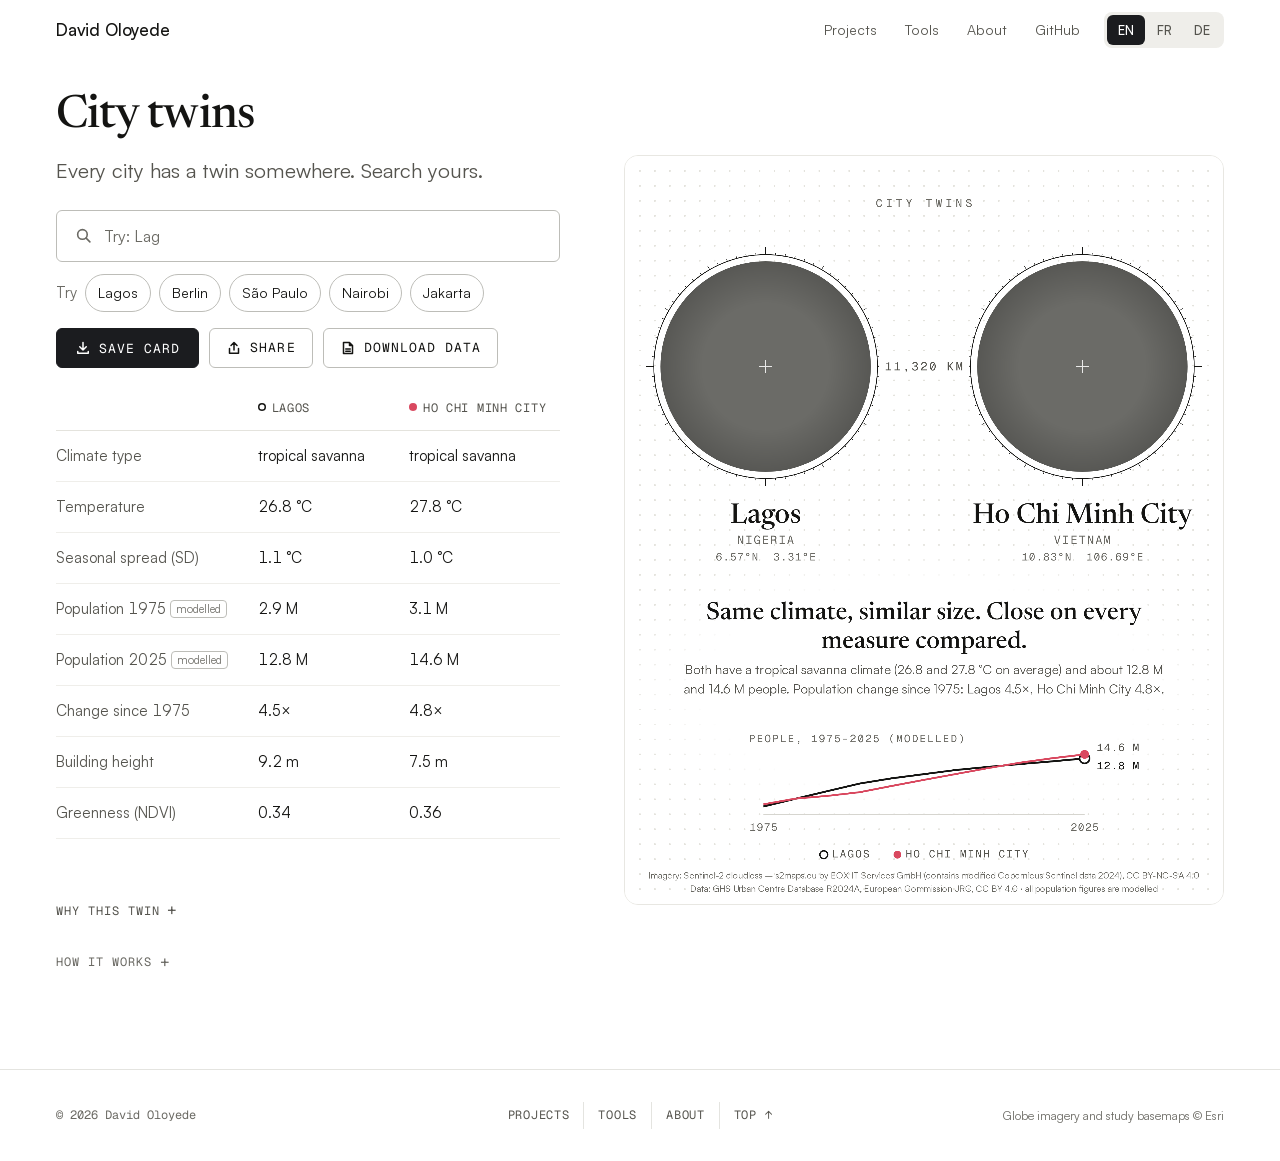
<file: twin/index.html>
<!DOCTYPE html>
<html lang="en">
<head>
<meta charset="utf-8">
<meta name="viewport" content="width=device-width, initial-scale=1">
<title>City twins · David Oloyede</title>
<meta name="description" content="Every city has a twin somewhere. Search any of 11,403 cities and find the city in another country with the same climate and a similar size.">
<meta name="author" content="David Oloyede">
<meta name="theme-color" content="#ffffff">
<link rel="canonical" href="https://oloyededavid.github.io/geospatial-rs-portfolio/twin/">
<link rel="alternate" hreflang="en" href="https://oloyededavid.github.io/geospatial-rs-portfolio/twin/">
<link rel="alternate" hreflang="fr" href="https://oloyededavid.github.io/geospatial-rs-portfolio/fr/twin/">
<link rel="alternate" hreflang="de" href="https://oloyededavid.github.io/geospatial-rs-portfolio/de/twin/">
<link rel="alternate" hreflang="x-default" href="https://oloyededavid.github.io/geospatial-rs-portfolio/twin/">
<meta property="og:locale" content="en_GB">
<meta property="og:locale:alternate" content="fr_FR">
<meta property="og:locale:alternate" content="de_DE">
<meta property="og:type" content="website">
<meta property="og:title" content="City twins · David Oloyede">
<meta property="og:description" content="Every city has a twin somewhere. Search any of 11,403 cities and find the city in another country with the same climate and a similar size.">
<meta property="og:url" content="https://oloyededavid.github.io/geospatial-rs-portfolio/twin/">
<meta property="og:image" content="https://oloyededavid.github.io/geospatial-rs-portfolio/assets/tools/citytwins-1200.webp">
<meta property="og:image:width" content="1200">
<meta property="og:image:height" content="900">
<meta property="og:image:alt" content="City twins: a card comparing two cities with the same climate">
<meta name="twitter:card" content="summary_large_image">
<link rel="icon" href="../favicon.svg" type="image/svg+xml">
<link rel="preload" href="../assets/fonts/Zodiak-700.woff2" as="font" type="font/woff2" crossorigin>
<link rel="preload" href="../assets/fonts/Satoshi-400.woff2" as="font" type="font/woff2" crossorigin>
<link rel="preload" href="../assets/fonts/Newsreader-var.woff2" as="font" type="font/woff2" crossorigin>
<link rel="stylesheet" href="../styles.css">
<script>document.documentElement.classList.add('js');</script>
<script data-i18n-redirect>try{var l=localStorage.getItem('lang'),r=document.referrer;if((l==='fr'||l==='de')&&!(r&&new URL(r).origin===location.origin))location.replace('../'+l+'/twin/'+location.search+location.hash)}catch(e){}</script>
</head>
<body class="twin-page">
<div class="progress" aria-hidden="true"></div>
<a class="skip" href="#main">Skip to content</a>
<header class="collar-top"><div class="wrap hd">
  <a class="brand" href="../">David Oloyede</a>
  <nav class="site-nav" aria-label="Sections"><a href="../#studies">Projects</a><a href="../#tools">Tools</a><a href="../#about">About</a><a href="https://github.com/oloyededavid" rel="noopener">GitHub</a></nav>
  <div class="lang" role="group" aria-label="Language"><a href="./" data-lang="en" hreflang="en" lang="en" title="English" aria-label="English" aria-current="true">EN</a><a href="../fr/twin/" data-lang="fr" hreflang="fr" lang="fr" title="Français" aria-label="Français">FR</a><a href="../de/twin/" data-lang="de" hreflang="de" lang="de" title="Deutsch" aria-label="Deutsch">DE</a></div>
</div></header>

<main id="main">
  <section class="twin" id="twin" aria-labelledby="twin-title"><div class="wrap">
    <div class="sh"><h1 id="twin-title">City twins</h1></div>
    <div class="tp reveal">
      <div class="tp-text">
        <p class="tp-lead">Every city has a twin somewhere. Search yours.</p>
        <form class="tw-find" id="twin-find" role="search" autocomplete="off">
          <label class="sr-only" for="twin-q">Your city</label>
          <svg viewBox="0 0 16 16" aria-hidden="true"><circle cx="7" cy="7" r="4.5"/><path d="M10.5 10.5L14 14"/></svg>
          <input id="twin-q" type="text" spellcheck="false" placeholder="Search your city" role="combobox" aria-expanded="false" aria-controls="twin-sugg" aria-autocomplete="list">
          <ul class="tw-sugg" id="twin-sugg" role="listbox" aria-label="Cities" hidden></ul>
        </form>
        <div class="tw-try" id="twin-try"><span>Try</span></div>
        <div class="tw-actions">
          <button class="cta" id="twin-save" type="button"><svg class="tw-ic" viewBox="0 0 16 16" aria-hidden="true"><path d="M8 2.5v7.5M4.75 6.75L8 10l3.25-3.25M2.75 11.5v1.75h10.5V11.5"/></svg><span class="tw-l">Save card</span></button>
          <button class="tw-btn" id="twin-share" type="button"><svg class="tw-ic" viewBox="0 0 16 16" aria-hidden="true"><path d="M8 10V2.75M5 5.5L8 2.5l3 3M3.5 8.5v4.75h9V8.5"/></svg><span class="tw-l">Share</span></button>
          <button class="tw-btn tw-data" id="twin-data" type="button"><svg class="tw-ic" viewBox="0 0 16 16" aria-hidden="true"><path d="M3.5 2.5h6l3 3v8h-9zM9.5 2.5v3h3M5.75 9h4.5M5.75 11.25h4.5"/></svg><span class="tw-l">Download data</span></button>
        </div>
        <p class="sr-only" id="twin-rank" aria-live="polite"></p>
        <table class="tw-facts" id="twin-facts" aria-label="The two cities compared"></table>
        <section class="tw-match" id="twin-match" aria-live="polite"></section>
        <details class="tw-how">
          <summary>How it works</summary>
          <p>The 11,403 cities are the urban centres of 50,000 people or more in the European Commission’s Urban Centre Database. A twin is a city at least 50 km away in another country with the same climate type (Köppen-Geiger), the closest average temperature and seasonal temperature spread, and a similar population; where possible within 2 °C of average temperature, 1 °C of seasonal spread and 1.5 times the population, and the card says “Same climate” and “similar size” only when that holds. The card then shows the clearest difference between the two, only where it is large enough to trust: population change since 1975, average building height, or greenness (the mean NDVI of the greener built-up land). Temperature and seasonal spread were checked against independent climate data interpolated from weather stations (WorldClim 2.1); rainfall and density were left out because they did not hold up. All population figures, 2025 included, are modelled estimates. A twin is a statistical likeness, not a claim that two places are the same.</p>
          <p>Limits: a twin is a statistical match on climate and size, not a judgement that two cities are alike in other ways. Temperatures are averages for the 2010s over each urban centre, all population figures, 2025 included, are modelled, and building height (2020) and greenness (2025) are satellite estimates. Rainfall is not used, because the database’s values did not agree with station records.</p>
          <p>Data: GHS Urban Centre Database R2024A V1.2, European Commission, Joint Research Centre, <a href="https://doi.org/10.2905/1a338be6-7eaf-480c-9664-3a8ade88cbcd" rel="noopener">doi:10.2905/1a338be6</a>, <a href="https://creativecommons.org/licenses/by/4.0/" rel="noopener">CC BY 4.0</a>; 19 centres left out (14 without a name, 5 with missing values). Satellite views: <a href="https://s2maps.eu" rel="noopener">Sentinel-2 cloudless</a> by EOX IT Services GmbH (contains modified Copernicus Sentinel data 2024), <a href="https://creativecommons.org/licenses/by-nc-sa/4.0/" rel="noopener">CC BY-NC-SA 4.0</a>.</p>
        </details>
      </div>
      <div class="tw-stage loading" id="twin-stage"><p class="tw-words" id="twin-words" lang="en" aria-hidden="true"></p><canvas id="twin-card" lang="en" width="2160" height="2700" role="img" aria-label="City twins card"></canvas></div>
    </div>
  </div></section>

</main>

<footer class="site-footer"><div class="wrap ft">
  <p class="ft-copy">© 2026 David Oloyede</p>
  <nav class="ft-nav" aria-label="Footer"><a href="../#studies">Projects</a><a href="../#tools">Tools</a><a href="../#about">About</a><a href="#top">Top ↑</a></nav>
  <p class="f-credits">Globe imagery and study basemaps © Esri</p>
</div></footer>
<script>window.SITE_ROOT = "../";</script>
<script src="../script.js" defer></script>
<script src="twin.js" defer></script>
</body>
</html>
</file>
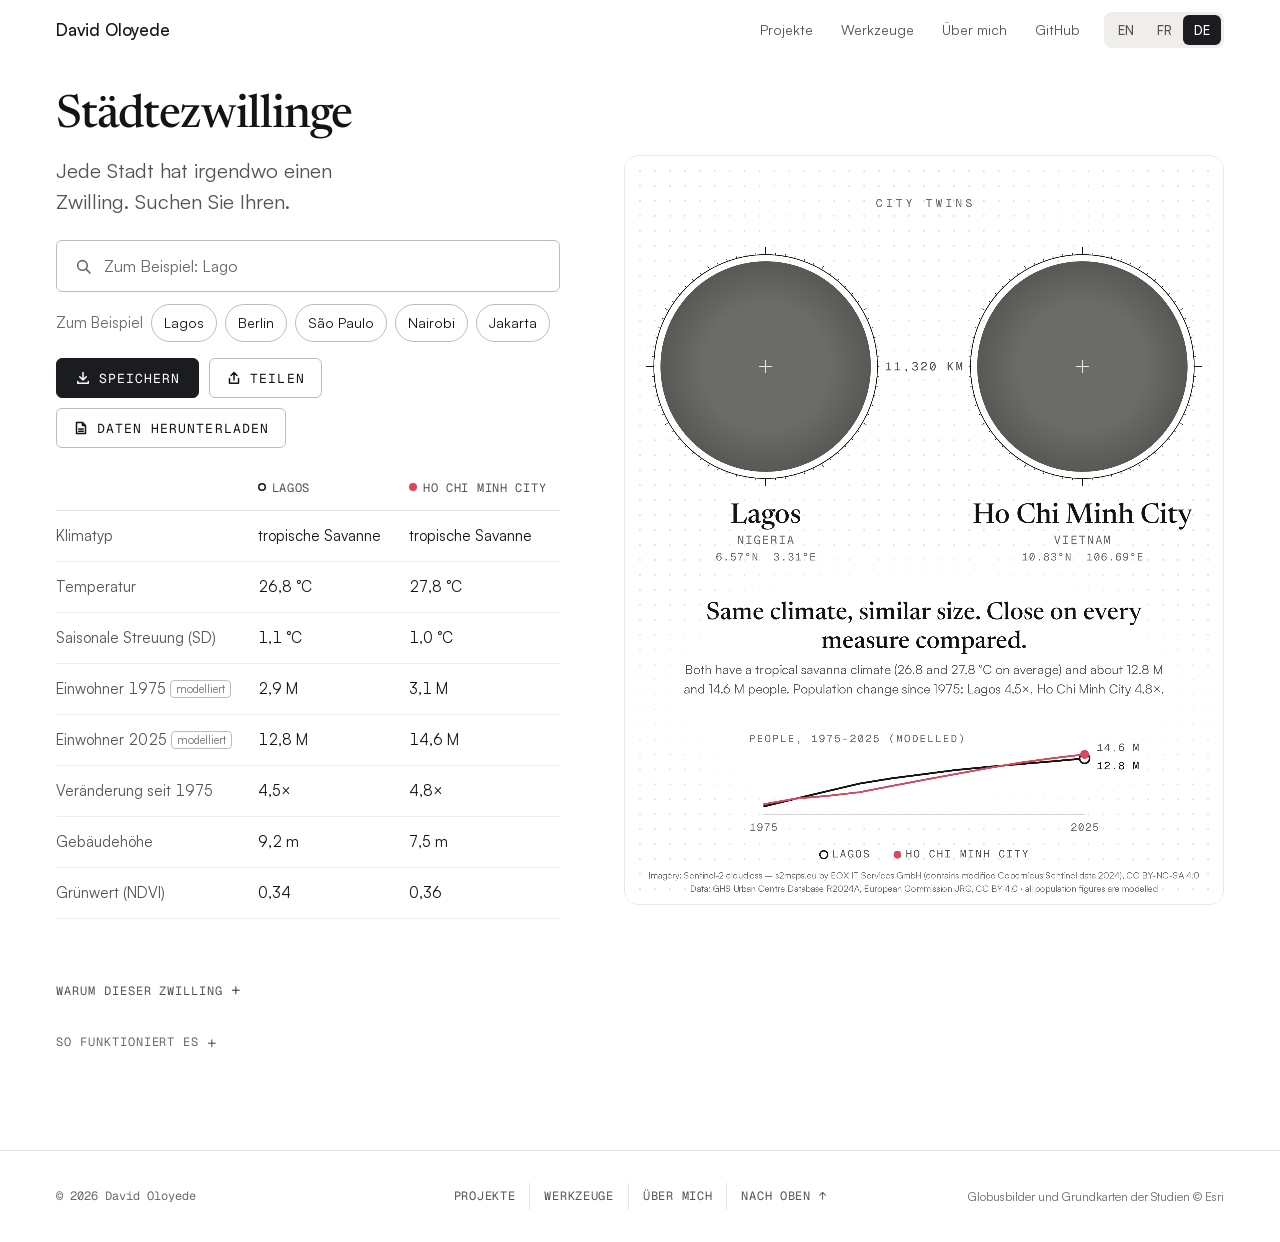
<file: de/twin/index.html>
<!DOCTYPE html>
<html lang="de">
<head>
<meta charset="utf-8">
<meta name="viewport" content="width=device-width, initial-scale=1">
<title>Städtezwillinge · David Oloyede</title>
<meta name="description" content="Jede Stadt hat irgendwo einen Zwilling. Suchen Sie unter 11.403 Städten die Stadt in einem anderen Land mit demselben Klima und ähnlicher Größe.">
<meta name="author" content="David Oloyede">
<meta name="theme-color" content="#ffffff">
<link rel="canonical" href="https://oloyededavid.github.io/geospatial-rs-portfolio/de/twin/">
<link rel="alternate" hreflang="en" href="https://oloyededavid.github.io/geospatial-rs-portfolio/twin/">
<link rel="alternate" hreflang="fr" href="https://oloyededavid.github.io/geospatial-rs-portfolio/fr/twin/">
<link rel="alternate" hreflang="de" href="https://oloyededavid.github.io/geospatial-rs-portfolio/de/twin/">
<link rel="alternate" hreflang="x-default" href="https://oloyededavid.github.io/geospatial-rs-portfolio/twin/">
<meta property="og:locale" content="de_DE">
<meta property="og:locale:alternate" content="en_GB">
<meta property="og:locale:alternate" content="fr_FR">
<meta property="og:type" content="website">
<meta property="og:title" content="Städtezwillinge · David Oloyede">
<meta property="og:description" content="Jede Stadt hat irgendwo einen Zwilling. Suchen Sie unter 11.403 Städten die Stadt in einem anderen Land mit demselben Klima und ähnlicher Größe.">
<meta property="og:url" content="https://oloyededavid.github.io/geospatial-rs-portfolio/de/twin/">
<meta property="og:image" content="https://oloyededavid.github.io/geospatial-rs-portfolio/assets/tools/citytwins-1200.webp">
<meta property="og:image:width" content="1200">
<meta property="og:image:height" content="900">
<meta property="og:image:alt" content="City twins: a card comparing two cities with the same climate">
<meta name="twitter:card" content="summary_large_image">
<link rel="icon" href="../../favicon.svg" type="image/svg+xml">
<link rel="preload" href="../../assets/fonts/Zodiak-700.woff2" as="font" type="font/woff2" crossorigin>
<link rel="preload" href="../../assets/fonts/Satoshi-400.woff2" as="font" type="font/woff2" crossorigin>
<link rel="preload" href="../../assets/fonts/Newsreader-var.woff2" as="font" type="font/woff2" crossorigin>
<link rel="stylesheet" href="../../styles.css">
<script>document.documentElement.classList.add('js');</script>
</head>
<body class="twin-page">
<div class="progress" aria-hidden="true"></div>
<a class="skip" href="#main">Zum Inhalt springen</a>
<header class="collar-top"><div class="wrap hd">
  <a class="brand" href="../">David Oloyede</a>
  <nav class="site-nav" aria-label="Abschnitte"><a href="../#studies">Projekte</a><a href="../#tools">Werkzeuge</a><a href="../#about">Über mich</a><a href="https://github.com/oloyededavid" rel="noopener">GitHub</a></nav>
  <div class="lang" role="group" aria-label="Sprache"><a href="../../twin/" data-lang="en" hreflang="en" lang="en" title="English" aria-label="English">EN</a><a href="../../fr/twin/" data-lang="fr" hreflang="fr" lang="fr" title="Français" aria-label="Français">FR</a><a href="./" data-lang="de" aria-current="true" hreflang="de" lang="de" title="Deutsch" aria-label="Deutsch">DE</a></div>
</div></header>

<main id="main">
  <section class="twin" id="twin" aria-labelledby="twin-title"><div class="wrap">
    <div class="sh"><h1 id="twin-title">Städtezwillinge</h1></div>
    <div class="tp reveal">
      <div class="tp-text">
        <p class="tp-lead">Jede Stadt hat irgendwo einen Zwilling. Suchen Sie Ihren.</p>
        <form class="tw-find" id="twin-find" role="search" autocomplete="off">
          <label class="sr-only" for="twin-q">Ihre Stadt</label>
          <svg viewBox="0 0 16 16" aria-hidden="true"><circle cx="7" cy="7" r="4.5"/><path d="M10.5 10.5L14 14"/></svg>
          <input id="twin-q" type="text" spellcheck="false" placeholder="Ihre Stadt suchen" role="combobox" aria-expanded="false" aria-controls="twin-sugg" aria-autocomplete="list">
          <ul class="tw-sugg" id="twin-sugg" role="listbox" aria-label="Städte" hidden></ul>
        </form>
        <div class="tw-try" id="twin-try"><span>Zum Beispiel</span></div>
        <div class="tw-actions">
          <button class="cta" id="twin-save" type="button"><svg class="tw-ic" viewBox="0 0 16 16" aria-hidden="true"><path d="M8 2.5v7.5M4.75 6.75L8 10l3.25-3.25M2.75 11.5v1.75h10.5V11.5"/></svg><span class="tw-l">Speichern</span></button>
          <button class="tw-btn" id="twin-share" type="button"><svg class="tw-ic" viewBox="0 0 16 16" aria-hidden="true"><path d="M8 10V2.75M5 5.5L8 2.5l3 3M3.5 8.5v4.75h9V8.5"/></svg><span class="tw-l">Teilen</span></button>
          <button class="tw-btn tw-data" id="twin-data" type="button"><svg class="tw-ic" viewBox="0 0 16 16" aria-hidden="true"><path d="M3.5 2.5h6l3 3v8h-9zM9.5 2.5v3h3M5.75 9h4.5M5.75 11.25h4.5"/></svg><span class="tw-l">Daten herunterladen</span></button>
        </div>
        <p class="sr-only" id="twin-rank" aria-live="polite"></p>
        <table class="tw-facts" id="twin-facts" aria-label="Die beiden Städte im Vergleich"></table>
        <section class="tw-match" id="twin-match" aria-live="polite"></section>
        <details class="tw-how">
          <summary>So funktioniert es</summary>
          <p>Die 11.403 Städte sind die urbanen Zentren mit mindestens 50.000 Einwohnern aus der Urban Centre Database der Europäischen Kommission. Ein Zwilling ist eine mindestens 50 km entfernte Stadt in einem anderen Land mit demselben Klimatyp (Köppen-Geiger), der ähnlichsten Durchschnittstemperatur und jahreszeitlichen Temperaturstreuung und vergleichbarer Einwohnerzahl; wenn möglich innerhalb von 2 °C Durchschnittstemperatur, 1 °C jahreszeitlicher Streuung und dem 1,5-Fachen der Einwohnerzahl, und die Karte sagt „Same climate“ und „similar size“ nur, wenn das zutrifft. Die Karte zeigt dann den deutlichsten Unterschied zwischen beiden, nur wenn er groß genug ist, um verlässlich zu sein: Bevölkerungsentwicklung seit 1975, durchschnittliche Gebäudehöhe oder Grün (der mittlere NDVI der grüneren bebauten Flächen). Temperatur und jahreszeitliche Streuung wurden mit unabhängigen, aus Wetterstationen interpolierten Klimadaten (WorldClim 2.1) geprüft; Niederschlag und Dichte wurden weggelassen, weil sie nicht standhielten. Alle Bevölkerungszahlen, auch für 2025, sind modellierte Schätzungen. Eine statistische Ähnlichkeit, keine Behauptung, dass zwei Orte gleich sind. Die Karte ist auf Englisch.</p>
          <p>Grenzen: Ein Zwilling ist eine statistische Übereinstimmung von Klima und Größe, kein Urteil darüber, dass sich zwei Städte auch sonst ähneln. Temperaturen sind Mittelwerte der 2010er-Jahre über jedes städtische Zentrum, alle Bevölkerungszahlen, auch für 2025, sind modelliert, und Gebäudehöhe (2020) und Grünheit (2025) sind Satellitenschätzungen. Niederschlag wird nicht verwendet, weil die Werte der Datenbank nicht mit Stationsmessungen übereinstimmten.</p>
          <p>Daten: GHS Urban Centre Database R2024A V1.2, Europäische Kommission, Gemeinsame Forschungsstelle, <a href="https://doi.org/10.2905/1a338be6-7eaf-480c-9664-3a8ade88cbcd" rel="noopener">doi:10.2905/1a338be6</a>, <a href="https://creativecommons.org/licenses/by/4.0/" rel="noopener">CC BY 4.0</a>; 19 Zentren ausgelassen (14 ohne Namen, 5 mit fehlenden Werten). Satellitenansichten: <a href="https://s2maps.eu" rel="noopener">Sentinel-2 cloudless</a> von EOX IT Services GmbH (enthält veränderte Copernicus-Sentinel-Daten 2024), <a href="https://creativecommons.org/licenses/by-nc-sa/4.0/" rel="noopener">CC BY-NC-SA 4.0</a>.</p>
        </details>
      </div>
      <div class="tw-stage loading" id="twin-stage"><p class="tw-words" id="twin-words" lang="en" aria-hidden="true"></p><canvas id="twin-card" lang="en" width="2160" height="2700" role="img" aria-label="Städtezwillinge-Karte"></canvas></div>
    </div>
  </div></section>

</main>

<footer class="site-footer"><div class="wrap ft">
  <p class="ft-copy">© 2026 David Oloyede</p>
  <nav class="ft-nav" aria-label="Fußzeile"><a href="../#studies">Projekte</a><a href="../#tools">Werkzeuge</a><a href="../#about">Über mich</a><a href="#top">Nach oben ↑</a></nav>
  <p class="f-credits">Globusbilder und Grundkarten der Studien © Esri</p>
</div></footer>
<script>window.SITE_ROOT = "../../"; window.I18N = {"Change since 1975": "Veränderung seit 1975", "Climate type": "Klimatyp", "Population 1975": "Einwohner 1975", "Population 2025": "Einwohner 2025", "tropical rainforest": "tropischer Regenwald", "tropical monsoon": "tropischer Monsun", "tropical savanna": "tropische Savanne", "hot desert": "heiße Wüste", "cold desert": "kalte Wüste", "hot semi-arid": "heiße Steppe", "cold semi-arid": "kalte Steppe", "hot-summer Mediterranean": "mediterran, heißer Sommer", "warm-summer Mediterranean": "mediterran, warmer Sommer", "cold-summer Mediterranean": "mediterran, kühler Sommer", "humid subtropical, dry winter": "feucht-subtropisch, trockener Winter", "subtropical highland": "subtropisches Hochland", "cold subtropical highland": "kühles subtropisches Hochland", "humid subtropical": "feucht-subtropisch", "oceanic": "ozeanisch", "subpolar oceanic": "subpolar-ozeanisch", "hot-summer continental, dry summer": "kontinental, heißer trockener Sommer", "warm-summer continental, dry summer": "kontinental, warmer trockener Sommer", "subarctic, dry summer": "subarktisch, trockener Sommer", "very cold subarctic, dry summer": "sehr kalt subarktisch, trockener Sommer", "hot-summer continental, dry winter": "kontinental, heißer Sommer, trockener Winter", "warm-summer continental, dry winter": "kontinental, warmer Sommer, trockener Winter", "subarctic, dry winter": "subarktisch, trockener Winter", "very cold subarctic, dry winter": "sehr kalt subarktisch, trockener Winter", "hot-summer continental": "kontinental, heißer Sommer", "warm-summer continental": "kontinental, warmer Sommer", "subarctic": "subarktisch", "very cold subarctic": "sehr kalt subarktisch", "tundra": "Tundra", "ice cap": "Eiskappe", "Try:": "Zum Beispiel:", "Seasonal spread (SD)": "Saisonale Streuung (SD)", "Measure": "Merkmal", "Temperature": "Temperatur", "Greenness (NDVI)": "Grünwert (NDVI)", "Building height": "Gebäudehöhe", "Copy failed": "Kopieren fehlgeschlagen", "Link copied": "Link kopiert", "No city by that name. Try a larger city nearby.": "Keine Stadt mit diesem Namen. Versuchen Sie eine größere Stadt in der Nähe.", "Saved": "Gespeichert", "The city data could not be loaded. Please reload the page.": "Die Daten konnten nicht geladen werden. Bitte laden Sie die Seite neu.", "13.8 billion years ago": "Vor 13,8 Milliarden Jahren", "4.6 billion years ago": "Vor 4,6 Milliarden Jahren", "4.5 billion years ago": "Vor 4,5 Milliarden Jahren", "4.4 billion years ago": "Vor 4,4 Milliarden Jahren", "3.5 billion years ago": "Vor 3,5 Milliarden Jahren", "2.4 billion years ago": "Vor 2,4 Milliarden Jahren", "1 billion years ago": "Vor 1 Milliarde Jahren", "650 million years ago": "Vor 650 Millionen Jahren", "540 million years ago": "Vor 540 Millionen Jahren", "385 million years ago": "Vor 385 Millionen Jahren", "250 million years ago": "Vor 250 Millionen Jahren", "66 million years ago": "Vor 66 Millionen Jahren", "20,000 years ago": "Vor 20.000 Jahren", "Today": "Heute", "Big Bang": "Urknall", "Protoplanet": "Protoplanet", "Magma ocean": "Magmaozean", "First oceans": "Erste Ozeane", "First life": "Erstes Leben", "Great Oxidation": "Große Sauerstoffkatastrophe", "Rodinia": "Rodinia", "Snowball Earth": "Schneeball Erde", "Cambrian explosion": "Kambrische Explosion", "First forests": "Erste Wälder", "Pangaea": "Pangaea", "Chicxulub": "Chicxulub", "Last Ice Age": "Letzte Eiszeit", "Earth": "Erde", "The universe begins": "Das Universum entsteht", "Dust and rock collide": "Staub und Gestein kollidieren", "The surface is molten": "Die Oberfläche ist geschmolzen", "Steam falls as rain": "Dampf fällt als Regen", "Microbes under a hazy sky": "Mikroben unter dunstigem Himmel", "Oxygen fills the air": "Sauerstoff erfüllt die Luft", "No plants yet on land": "Noch keine Pflanzen an Land", "Ice reaches the equator": "Das Eis erreicht den Äquator", "Animals fill the seas": "Tiere bevölkern die Meere", "Plants spread over land": "Pflanzen breiten sich an Land aus", "One supercontinent": "Ein einziger Superkontinent", "An asteroid ends the age of dinosaurs": "Ein Asteroid beendet das Zeitalter der Dinosaurier", "Ice sheets cover the north": "Eisschilde bedecken den Norden", "8 billion people": "8 Milliarden Menschen", "Time": "Zeit", "km² of land": "km² Landfläche", "people (WorldPop 2020)": "Einwohner (WorldPop 2020)", "of 20": "von 20", "Basemap © Esri": "Grundkarte © Esri", "Copied": "Kopiert", "Heat island": "Wärmeinsel", "Surface urban heat island (°C)": "Städtische Oberflächen-Wärmeinsel (°C)", "Population-weighted, Landsat dry seasons 2020–2024": "Bevölkerungsgewichtet, Landsat-Trockenzeiten 2020–2024", "Far from green": "Fern von Grün", "Residents beyond 300 m of vegetation (%)": "Einwohner mehr als 300 m von Vegetation entfernt (%)", "WorldPop 2020; vegetation is NDVI of at least 0.4": "WorldPop 2020; Vegetation: NDVI von mindestens 0,4", "On hot ground": "Auf heißem Boden", "Residents on hot cells (%)": "Einwohner auf heißen Zellen (%)", "Hot means at least 4 °C above the countryside": "Heiß: mindestens 4 °C über dem Umland", "Low ground": "Tiefland", "Residents on land below 10 m (%)": "Einwohner auf Land unter 10 m (%)", "Elevation above sea level": "Höhe über dem Meeresspiegel", "Residents (WorldPop 2020)": "Einwohner (WorldPop 2020)", "A modelled estimate": "Modellierte Schätzung", "Beyond 300 m of green": "Über 300 m von Grün", "of residents": "der Einwohner", "On hot cells": "Auf heißen Zellen", "Below 10 m": "Unter 10 m", "{n} shown": "{n} angezeigt", "No exact match. Closest names:": "Kein genauer Treffer. Ähnlichste Namen:", "and": "und", "modelled": "modelliert", "Why this twin": "Warum dieser Zwilling", "Close match: every limit below is met.": "Enge Übereinstimmung: Alle Grenzen unten sind eingehalten.", "No close match: no city in another country meets every limit, so this is the closest city with the same climate type. Read the differences as real differences.": "Keine enge Übereinstimmung: Keine Stadt in einem anderen Land hält alle Grenzen ein, daher ist dies die nächste Stadt mit demselben Klimatyp. Die Unterschiede sind echte Unterschiede.", "No city in another country shares this climate type, so this is the closest city of any type.": "Keine Stadt in einem anderen Land hat diesen Klimatyp, daher ist dies die nächste Stadt beliebigen Typs.", "Difference": "Unterschied", "Limit": "Grenze", "same": "gleich", "different": "verschieden", "within": "eingehalten", "outside": "überschritten", "Ranked by temperature, seasonal spread and population, weighted equally.": "Rangfolge nach Temperatur, saisonaler Streuung und Einwohnerzahl, gleich gewichtet.", "Other candidates": "Weitere Kandidaten", "must match": "gleich", "Result": "Ergebnis"};</script>
<script src="../../script.js" defer></script>
<script src="../../twin/twin.js" defer></script>
</body>
</html>
</file>
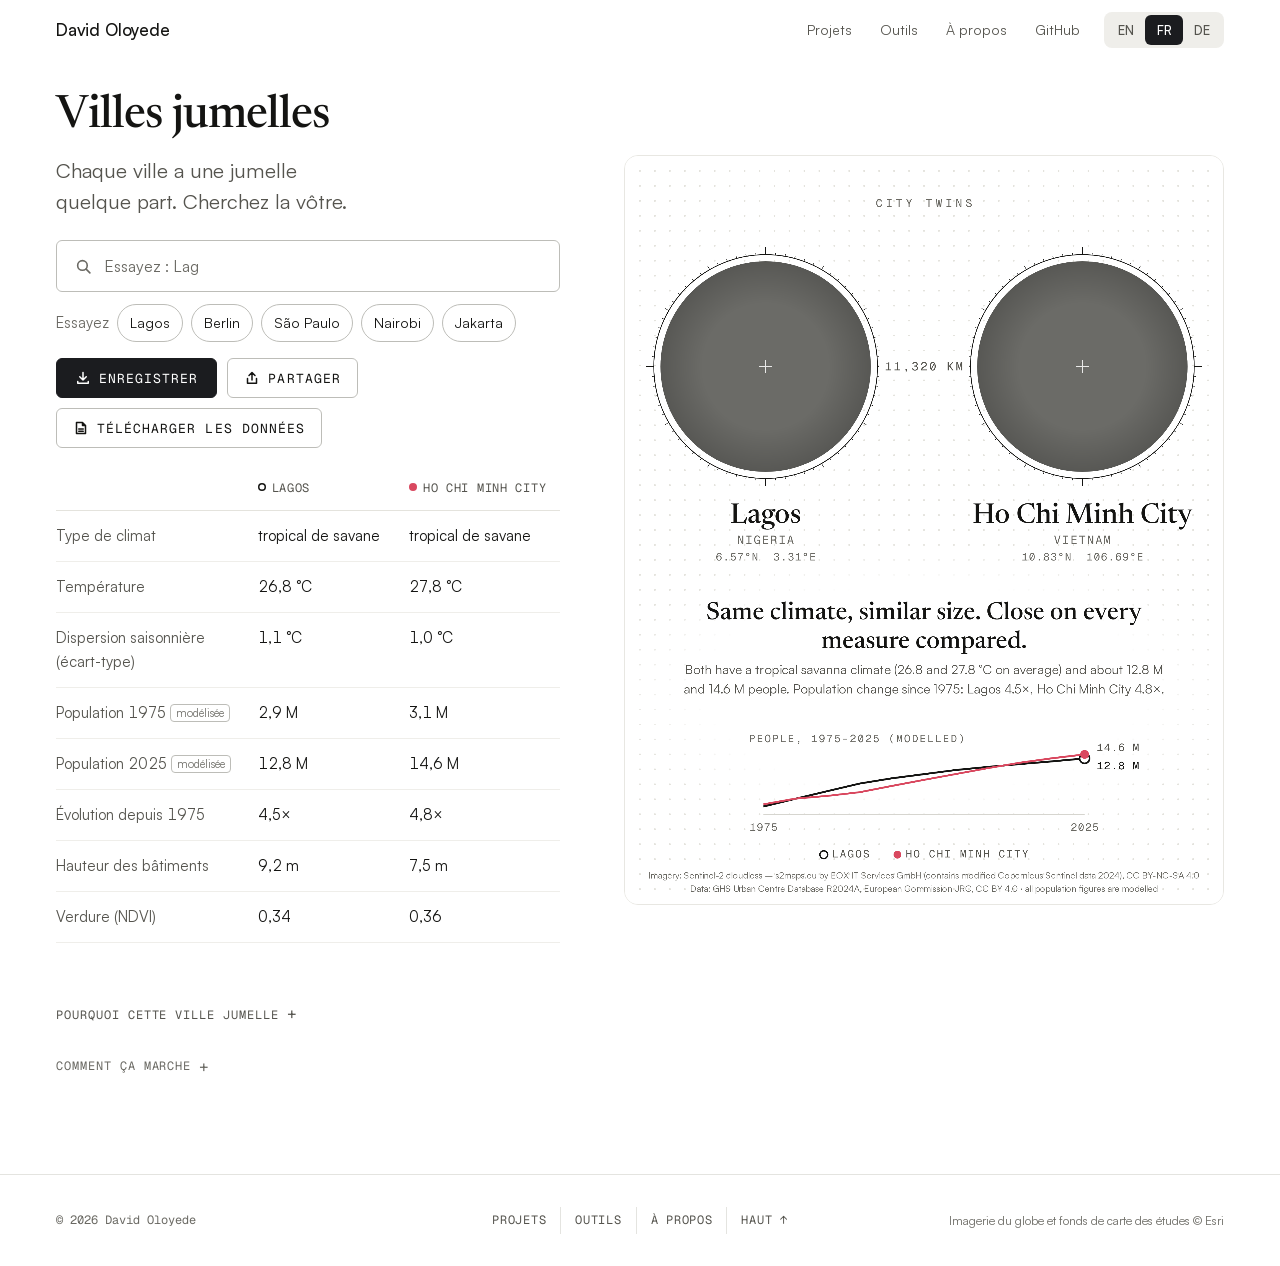
<file: fr/twin/index.html>
<!DOCTYPE html>
<html lang="fr">
<head>
<meta charset="utf-8">
<meta name="viewport" content="width=device-width, initial-scale=1">
<title>Villes jumelles · David Oloyede</title>
<meta name="description" content="Chaque ville a une jumelle quelque part. Cherchez parmi 11 403 villes celle d’un autre pays au climat identique et de taille comparable.">
<meta name="author" content="David Oloyede">
<meta name="theme-color" content="#ffffff">
<link rel="canonical" href="https://oloyededavid.github.io/geospatial-rs-portfolio/fr/twin/">
<link rel="alternate" hreflang="en" href="https://oloyededavid.github.io/geospatial-rs-portfolio/twin/">
<link rel="alternate" hreflang="fr" href="https://oloyededavid.github.io/geospatial-rs-portfolio/fr/twin/">
<link rel="alternate" hreflang="de" href="https://oloyededavid.github.io/geospatial-rs-portfolio/de/twin/">
<link rel="alternate" hreflang="x-default" href="https://oloyededavid.github.io/geospatial-rs-portfolio/twin/">
<meta property="og:locale" content="fr_FR">
<meta property="og:locale:alternate" content="en_GB">
<meta property="og:locale:alternate" content="de_DE">
<meta property="og:type" content="website">
<meta property="og:title" content="Villes jumelles · David Oloyede">
<meta property="og:description" content="Chaque ville a une jumelle quelque part. Cherchez parmi 11 403 villes celle d’un autre pays au climat identique et de taille comparable.">
<meta property="og:url" content="https://oloyededavid.github.io/geospatial-rs-portfolio/fr/twin/">
<meta property="og:image" content="https://oloyededavid.github.io/geospatial-rs-portfolio/assets/tools/citytwins-1200.webp">
<meta property="og:image:width" content="1200">
<meta property="og:image:height" content="900">
<meta property="og:image:alt" content="City twins: a card comparing two cities with the same climate">
<meta name="twitter:card" content="summary_large_image">
<link rel="icon" href="../../favicon.svg" type="image/svg+xml">
<link rel="preload" href="../../assets/fonts/Zodiak-700.woff2" as="font" type="font/woff2" crossorigin>
<link rel="preload" href="../../assets/fonts/Satoshi-400.woff2" as="font" type="font/woff2" crossorigin>
<link rel="preload" href="../../assets/fonts/Newsreader-var.woff2" as="font" type="font/woff2" crossorigin>
<link rel="stylesheet" href="../../styles.css">
<script>document.documentElement.classList.add('js');</script>
</head>
<body class="twin-page">
<div class="progress" aria-hidden="true"></div>
<a class="skip" href="#main">Aller au contenu</a>
<header class="collar-top"><div class="wrap hd">
  <a class="brand" href="../">David Oloyede</a>
  <nav class="site-nav" aria-label="Sections"><a href="../#studies">Projets</a><a href="../#tools">Outils</a><a href="../#about">À propos</a><a href="https://github.com/oloyededavid" rel="noopener">GitHub</a></nav>
  <div class="lang" role="group" aria-label="Langue"><a href="../../twin/" data-lang="en" hreflang="en" lang="en" title="English" aria-label="English">EN</a><a href="./" data-lang="fr" aria-current="true" hreflang="fr" lang="fr" title="Français" aria-label="Français">FR</a><a href="../../de/twin/" data-lang="de" hreflang="de" lang="de" title="Deutsch" aria-label="Deutsch">DE</a></div>
</div></header>

<main id="main">
  <section class="twin" id="twin" aria-labelledby="twin-title"><div class="wrap">
    <div class="sh"><h1 id="twin-title">Villes jumelles</h1></div>
    <div class="tp reveal">
      <div class="tp-text">
        <p class="tp-lead">Chaque ville a une jumelle quelque part. Cherchez la vôtre.</p>
        <form class="tw-find" id="twin-find" role="search" autocomplete="off">
          <label class="sr-only" for="twin-q">Votre ville</label>
          <svg viewBox="0 0 16 16" aria-hidden="true"><circle cx="7" cy="7" r="4.5"/><path d="M10.5 10.5L14 14"/></svg>
          <input id="twin-q" type="text" spellcheck="false" placeholder="Rechercher votre ville" role="combobox" aria-expanded="false" aria-controls="twin-sugg" aria-autocomplete="list">
          <ul class="tw-sugg" id="twin-sugg" role="listbox" aria-label="Villes" hidden></ul>
        </form>
        <div class="tw-try" id="twin-try"><span>Essayez</span></div>
        <div class="tw-actions">
          <button class="cta" id="twin-save" type="button"><svg class="tw-ic" viewBox="0 0 16 16" aria-hidden="true"><path d="M8 2.5v7.5M4.75 6.75L8 10l3.25-3.25M2.75 11.5v1.75h10.5V11.5"/></svg><span class="tw-l">Enregistrer</span></button>
          <button class="tw-btn" id="twin-share" type="button"><svg class="tw-ic" viewBox="0 0 16 16" aria-hidden="true"><path d="M8 10V2.75M5 5.5L8 2.5l3 3M3.5 8.5v4.75h9V8.5"/></svg><span class="tw-l">Partager</span></button>
          <button class="tw-btn tw-data" id="twin-data" type="button"><svg class="tw-ic" viewBox="0 0 16 16" aria-hidden="true"><path d="M3.5 2.5h6l3 3v8h-9zM9.5 2.5v3h3M5.75 9h4.5M5.75 11.25h4.5"/></svg><span class="tw-l">Télécharger les données</span></button>
        </div>
        <p class="sr-only" id="twin-rank" aria-live="polite"></p>
        <table class="tw-facts" id="twin-facts" aria-label="Les deux villes comparées"></table>
        <section class="tw-match" id="twin-match" aria-live="polite"></section>
        <details class="tw-how">
          <summary>Comment ça marche</summary>
          <p>Les 11 403 villes sont les centres urbains de 50 000 habitants ou plus de la base Urban Centre Database de la Commission européenne. Une jumelle est une ville située à au moins 50 km, dans un autre pays, ayant le même type de climat (Köppen-Geiger), la température moyenne et l’écart saisonnier de température les plus proches, et une population comparable ; si possible à moins de 2 °C de température moyenne, 1 °C d’écart saisonnier et 1,5 fois la population, et la carte n’indique « Same climate » et « similar size » que lorsque c’est le cas. La carte montre ensuite la différence la plus nette entre les deux, seulement lorsqu’elle est assez grande pour être fiable : évolution de la population depuis 1975, hauteur moyenne des bâtiments ou verdure (le NDVI moyen des zones bâties les plus vertes). La température et l’écart saisonnier ont été vérifiés avec des données climatiques indépendantes interpolées à partir de stations météorologiques (WorldClim 2.1) ; les précipitations et la densité ont été écartées car elles n’étaient pas fiables. Tous les chiffres de population, y compris 2025, sont des estimations modélisées. Il s’agit d’une ressemblance statistique, et non de l’affirmation que deux lieux sont identiques. La carte est en anglais.</p>
          <p>Limites : un jumeau est une correspondance statistique de climat et de taille, pas un jugement selon lequel deux villes se ressemblent par ailleurs. Les températures sont des moyennes des années 2010 sur chaque centre urbain, tous les chiffres de population, y compris 2025, sont modélisés, et la hauteur des bâtiments (2020) et la verdure (2025) sont des estimations satellitaires. Les précipitations ne sont pas utilisées, car les valeurs de la base ne concordaient pas avec les relevés des stations.</p>
          <p>Données : GHS Urban Centre Database R2024A V1.2, Commission européenne, Centre commun de recherche, <a href="https://doi.org/10.2905/1a338be6-7eaf-480c-9664-3a8ade88cbcd" rel="noopener">doi:10.2905/1a338be6</a>, <a href="https://creativecommons.org/licenses/by/4.0/" rel="noopener">CC BY 4.0</a> ; 19 centres écartés (14 sans nom, 5 avec des valeurs manquantes). Vues satellite : <a href="https://s2maps.eu" rel="noopener">Sentinel-2 cloudless</a> par EOX IT Services GmbH (contient des données Copernicus Sentinel 2024 modifiées), <a href="https://creativecommons.org/licenses/by-nc-sa/4.0/" rel="noopener">CC BY-NC-SA 4.0</a>.</p>
        </details>
      </div>
      <div class="tw-stage loading" id="twin-stage"><p class="tw-words" id="twin-words" lang="en" aria-hidden="true"></p><canvas id="twin-card" lang="en" width="2160" height="2700" role="img" aria-label="Carte Villes jumelles"></canvas></div>
    </div>
  </div></section>

</main>

<footer class="site-footer"><div class="wrap ft">
  <p class="ft-copy">© 2026 David Oloyede</p>
  <nav class="ft-nav" aria-label="Pied de page"><a href="../#studies">Projets</a><a href="../#tools">Outils</a><a href="../#about">À propos</a><a href="#top">Haut ↑</a></nav>
  <p class="f-credits">Imagerie du globe et fonds de carte des études © Esri</p>
</div></footer>
<script>window.SITE_ROOT = "../../"; window.I18N = {"Change since 1975": "Évolution depuis 1975", "Climate type": "Type de climat", "Population 1975": "Population 1975", "Population 2025": "Population 2025", "tropical rainforest": "équatorial", "tropical monsoon": "tropical de mousson", "tropical savanna": "tropical de savane", "hot desert": "désertique chaud", "cold desert": "désertique froid", "hot semi-arid": "semi-aride chaud", "cold semi-arid": "semi-aride froid", "hot-summer Mediterranean": "méditerranéen à été chaud", "warm-summer Mediterranean": "méditerranéen à été tempéré", "cold-summer Mediterranean": "méditerranéen à été frais", "humid subtropical, dry winter": "subtropical humide, hiver sec", "subtropical highland": "subtropical d’altitude", "cold subtropical highland": "subtropical d’altitude froid", "humid subtropical": "subtropical humide", "oceanic": "océanique", "subpolar oceanic": "océanique subpolaire", "hot-summer continental, dry summer": "continental à été chaud, été sec", "warm-summer continental, dry summer": "continental à été tempéré, été sec", "subarctic, dry summer": "subarctique, été sec", "very cold subarctic, dry summer": "subarctique très froid, été sec", "hot-summer continental, dry winter": "continental à été chaud, hiver sec", "warm-summer continental, dry winter": "continental à été tempéré, hiver sec", "subarctic, dry winter": "subarctique, hiver sec", "very cold subarctic, dry winter": "subarctique très froid, hiver sec", "hot-summer continental": "continental à été chaud", "warm-summer continental": "continental à été tempéré", "subarctic": "subarctique", "very cold subarctic": "subarctique très froid", "tundra": "toundra", "ice cap": "calotte glaciaire", "Try:": "Essayez :", "Seasonal spread (SD)": "Dispersion saisonnière (écart-type)", "Measure": "Mesure", "Temperature": "Température", "Greenness (NDVI)": "Verdure (NDVI)", "Building height": "Hauteur des bâtiments", "Copy failed": "Échec de la copie", "Link copied": "Lien copié", "No city by that name. Try a larger city nearby.": "Aucune ville de ce nom. Essayez une grande ville proche.", "Saved": "Enregistrée", "The city data could not be loaded. Please reload the page.": "Les données n’ont pas pu être chargées. Veuillez recharger la page.", "13.8 billion years ago": "Il y a 13,8 milliards d’années", "4.6 billion years ago": "Il y a 4,6 milliards d’années", "4.5 billion years ago": "Il y a 4,5 milliards d’années", "4.4 billion years ago": "Il y a 4,4 milliards d’années", "3.5 billion years ago": "Il y a 3,5 milliards d’années", "2.4 billion years ago": "Il y a 2,4 milliards d’années", "1 billion years ago": "Il y a 1 milliard d’années", "650 million years ago": "Il y a 650 millions d’années", "540 million years ago": "Il y a 540 millions d’années", "385 million years ago": "Il y a 385 millions d’années", "250 million years ago": "Il y a 250 millions d’années", "66 million years ago": "Il y a 66 millions d’années", "20,000 years ago": "Il y a 20 000 ans", "Today": "Aujourd’hui", "Big Bang": "Big Bang", "Protoplanet": "Protoplanète", "Magma ocean": "Océan de magma", "First oceans": "Premiers océans", "First life": "Premières formes de vie", "Great Oxidation": "Grande Oxydation", "Rodinia": "Rodinia", "Snowball Earth": "Terre boule de neige", "Cambrian explosion": "Explosion cambrienne", "First forests": "Premières forêts", "Pangaea": "Pangée", "Chicxulub": "Chicxulub", "Last Ice Age": "Dernière période glaciaire", "Earth": "Terre", "The universe begins": "Naissance de l’Univers", "Dust and rock collide": "Poussières et roches entrent en collision", "The surface is molten": "La surface est en fusion", "Steam falls as rain": "La vapeur retombe en pluie", "Microbes under a hazy sky": "Des microbes sous un ciel voilé", "Oxygen fills the air": "L’oxygène emplit l’atmosphère", "No plants yet on land": "Pas encore de plantes sur les terres", "Ice reaches the equator": "La glace atteint l’équateur", "Animals fill the seas": "Les animaux peuplent les mers", "Plants spread over land": "Les plantes colonisent les terres", "One supercontinent": "Un supercontinent unique", "An asteroid ends the age of dinosaurs": "Un astéroïde met fin à l’ère des dinosaures", "Ice sheets cover the north": "Les inlandsis recouvrent le nord", "8 billion people": "8 milliards d’habitants", "Time": "Temps", "km² of land": "km² de terres", "people (WorldPop 2020)": "habitants (WorldPop 2020)", "of 20": "sur 20", "Basemap © Esri": "Fond de carte © Esri", "Copied": "Copié", "Heat island": "Îlot de chaleur", "Surface urban heat island (°C)": "Îlot de chaleur urbain de surface (°C)", "Population-weighted, Landsat dry seasons 2020–2024": "Pondéré par la population, saisons sèches Landsat 2020–2024", "Far from green": "Loin de la végétation", "Residents beyond 300 m of vegetation (%)": "Habitants à plus de 300 m de la végétation (%)", "WorldPop 2020; vegetation is NDVI of at least 0.4": "WorldPop 2020 ; végétation : NDVI d’au moins 0,4", "On hot ground": "Sur sol chaud", "Residents on hot cells (%)": "Habitants sur des mailles chaudes (%)", "Hot means at least 4 °C above the countryside": "Chaud : au moins 4 °C au-dessus de la campagne", "Low ground": "Terres basses", "Residents on land below 10 m (%)": "Habitants sur des terres à moins de 10 m (%)", "Elevation above sea level": "Altitude au-dessus du niveau de la mer", "Residents (WorldPop 2020)": "Habitants (WorldPop 2020)", "A modelled estimate": "Estimation modélisée", "Beyond 300 m of green": "À plus de 300 m de la végétation", "of residents": "des habitants", "On hot cells": "Sur mailles chaudes", "Below 10 m": "Sous 10 m", "{n} shown": "{n} affichés", "No exact match. Closest names:": "Aucune correspondance exacte. Noms les plus proches :", "and": "et", "modelled": "modélisée", "Why this twin": "Pourquoi cette ville jumelle", "Close match: every limit below is met.": "Correspondance proche : toutes les limites ci-dessous sont respectées.", "No close match: no city in another country meets every limit, so this is the closest city with the same climate type. Read the differences as real differences.": "Pas de correspondance proche : aucune ville d’un autre pays ne respecte toutes les limites ; voici donc la ville la plus proche ayant le même type de climat. Les écarts sont de vraies différences.", "No city in another country shares this climate type, so this is the closest city of any type.": "Aucune ville d’un autre pays n’a ce type de climat ; voici donc la ville la plus proche, tous types confondus.", "Difference": "Écart", "Limit": "Limite", "same": "identique", "different": "différent", "within": "respectée", "outside": "dépassée", "Ranked by temperature, seasonal spread and population, weighted equally.": "Classement selon la température, la dispersion saisonnière et la population, à poids égal.", "Other candidates": "Autres candidates", "must match": "identique", "Result": "Résultat"};</script>
<script src="../../script.js" defer></script>
<script src="../../twin/twin.js" defer></script>
</body>
</html>
</file>
<file: styles.css>
/* Oloyede David: geospatial research portfolio.
   One stylesheet, built on tokens. Introduction, index map, studies. */

@font-face { font-family: 'Range Dash'; src: url(assets/fonts/range-dash.woff) format('woff'); unicode-range: U+2013; font-weight: 100 599; font-display: swap; }
@font-face { font-family: 'Range Dash'; src: url(assets/fonts/range-dash-bold.woff) format('woff'); unicode-range: U+2013; font-weight: 600 900; font-display: swap; }
@font-face { font-family: 'Satoshi'; src: url(assets/fonts/Satoshi-400.woff2) format('woff2'); font-weight: 400; font-display: swap; }
@font-face { font-family: 'Satoshi'; src: url(assets/fonts/Satoshi-500.woff2) format('woff2'); font-weight: 500; font-display: swap; }
@font-face { font-family: 'Satoshi'; src: url(assets/fonts/Satoshi-700.woff2) format('woff2'); font-weight: 700; font-display: swap; }
@font-face { font-family: 'Zodiak'; src: url(assets/fonts/Zodiak-700.woff2) format('woff2'); font-weight: 400 800; font-display: swap; }
@font-face { font-family: 'Geist Mono'; src: url(assets/fonts/GeistMono-400.woff2) format('woff2'); font-weight: 400; font-display: swap; }

/* ---------- tokens ---------- */
:root {
    /* colour */
    --paper: #ffffff;
    --paper-2: #f4f4f2;
    --ink: #141412;
    --ink-2: #55544e;      /* 8.0:1 on paper */
    --ink-3: #6a6963;      /* 4.9:1 on paper */
    --rule: #e4e4e0;
    --line: #bdbdb8;      /* the stronger grey for frames and section rules */
    --accent: #1f5fae;     /* links and focus only */

    /* type */
    --display: 'Zodiak', 'Iowan Old Style', Georgia, serif;
    --text: 'Range Dash', 'Satoshi', system-ui, -apple-system, 'Segoe UI', sans-serif;
    --mono: 'Geist Mono', ui-monospace, 'SF Mono', Menlo, Consolas, monospace;
    --fs-meta: .75rem;
    --fs-small: .9375rem;
    --fs-body: 1.0625rem;
    --fs-lead: clamp(1.1875rem, 1.6vw, 1.375rem);
    --fs-h3: clamp(1.625rem, 2.7vw, 2.25rem);
    --fs-h2: clamp(2rem, 4vw, 3.25rem);
    --fs-display: clamp(2.25rem, 5vw, 3.5rem);

    /* space: a 4px base */
    --s-1: .25rem; --s-2: .5rem; --s-3: .75rem; --s-4: 1rem; --s-5: 1.5rem;
    --s-6: 2rem; --s-7: 3rem; --s-8: 4rem; --s-9: 6rem; --s-10: 9rem;

    /* layout */
    --max: 1240px;
    --gutter: 24px;
    --margin: clamp(20px, 4.4vw, 56px);
    --ease: cubic-bezier(.2, .7, .2, 1);
}

/* ---------- base ---------- */
*, *::before, *::after { box-sizing: border-box; }
html { scroll-behavior: smooth; scroll-padding-top: 24px; -webkit-text-size-adjust: 100%; }
body {
    margin: 0; background: var(--paper); color: var(--ink);
    font-family: var(--text); font-size: var(--fs-body); line-height: 1.6;
    -webkit-font-smoothing: antialiased; text-rendering: optimizeLegibility;
}
img { display: block; max-width: 100%; height: auto; }
a { color: inherit; text-decoration: none; }
p { margin: 0; }
h1, h2, h3 { margin: 0; font-weight: 500; }
:focus-visible { outline: 2px solid var(--accent); outline-offset: 3px; border-radius: 2px; }
.skip { position: absolute; left: var(--margin); top: -80px; background: var(--ink); color: var(--paper); padding: var(--s-3) var(--s-4); z-index: 10; font-size: var(--fs-small); }
.skip:focus { top: var(--s-4); }
.wrap { width: 100%; max-width: calc(var(--max) + 2 * var(--margin)); margin: 0 auto; padding: 0 var(--margin); }

/* the 12-column grid, used by both sections */
.grid { display: grid; grid-template-columns: repeat(12, minmax(0, 1fr)); column-gap: var(--gutter); }

/* metadata voice: small, mono, upper case */
.meta { font-family: var(--mono); font-size: var(--fs-meta); letter-spacing: .06em; text-transform: uppercase; color: var(--ink-3); line-height: 1.5; }

/* links: text underline that draws in */
.link { position: relative; display: inline-flex; align-items: baseline; gap: .35em; font-weight: 500; padding-block: var(--s-1); }
.link::after { content: ''; position: absolute; left: 0; right: 0; bottom: 2px; height: 1px; background: currentColor; transform-origin: left; transition: transform .35s var(--ease); }
.link:hover::after { transform: scaleX(.0); transform-origin: right; }
.link .arrow { display: inline-block; transition: transform .3s var(--ease); }
.link:hover .arrow { transform: translate(2px, -2px); }

/* ---------- header ---------- */

.brand { font-weight: 700; font-size: 1.0625rem; letter-spacing: -.005em; }
.site-nav { display: flex; gap: var(--s-6); align-items: baseline; }
.site-nav a { font-size: var(--fs-small); color: var(--ink-2); padding-block: var(--s-2); transition: color .2s ease; }
.site-nav a:hover { color: var(--ink); }
.site-nav a[aria-current="true"] { color: var(--ink); }


/* ---------- footer ---------- */
.site-footer { border-top: 1px solid var(--rule); padding-block: var(--s-6) var(--s-7); }
.site-footer .wrap { display: flex; flex-wrap: wrap; justify-content: space-between; gap: var(--s-3) var(--s-6); font-size: var(--fs-small); color: var(--ink-3); }
.site-footer nav { display: flex; gap: var(--s-6); }
.site-footer a { color: var(--ink-2); }
.site-footer a:hover { color: var(--ink); }

/* ---------- motion ---------- */
.js .reveal { opacity: 0; transform: translateY(14px); transition: opacity .8s var(--ease), transform .8s var(--ease); }
.js .reveal.in { opacity: 1; transform: none; }
@media (prefers-reduced-motion: reduce) {
    html { scroll-behavior: auto; }
    .js .reveal { opacity: 1; transform: none; transition: none; }
    .link::after, .link .arrow, .inset-media img, .cta, .cta .arrow { transition: none; }
    .inset:hover .inset-media img { transform: none; }
    .fp-line { animation: none !important; }
}
@media print { .site-footer nav { display: none; } .js .reveal { opacity: 1; transform: none; } }

/* ================= the map sheet ================= */
.collar-top { padding-block: var(--s-4); border-bottom: 1px solid var(--rule); }
.collar-top .wrap { display: flex; align-items: baseline; justify-content: space-between; gap: var(--s-5); }
.sheet { padding-block: clamp(1.5rem, 3vw, 2.5rem) var(--s-8); }
.sheet-frame { display: grid; grid-template-columns: minmax(0, 1fr) 340px; border: 1px solid var(--line); background: #fff; }
.mapbox { margin: 0; padding: 30px 28px 14px 48px; border-right: 1px solid var(--line); }
.map-inner { position: relative; }
.sheet-map { display: block; width: 100%; height: auto; }
.ticks { position: absolute; font-family: var(--mono); font-size: .625rem; letter-spacing: .04em; color: var(--ink-3); pointer-events: none; }
.ticks-top { left: 0; right: 0; top: -18px; height: 12px; } .ticks-top span { position: absolute; transform: translateX(-50%); }
.ticks-left { top: 0; bottom: 0; left: -44px; width: 38px; } .ticks-left span { position: absolute; right: 0; transform: translateY(-50%); }
.mapbox figcaption { margin-top: var(--s-3); }

/* map content */
.sea { fill: #eceeef; }
.land { fill: #ffffff; stroke: #8f8d86; stroke-width: .6; }
.borders { fill: none; stroke: #c3c1b9; stroke-width: .55; }
.grat { stroke: #cfcdc5; stroke-width: .5; stroke-dasharray: 2 4; }
.country { font-family: var(--mono); font-size: 7.4px; letter-spacing: .22em; fill: #6b6a63; }
.sea-label { font-family: var(--display); font-style: italic; font-size: 10px; fill: #67655d; }
.neat { fill: none; stroke: var(--line); stroke-width: 1; }
.hatch { stroke-width: 1; }
.hatch-01, .sw-01 { stroke: #1f5fae; } .hatch-02, .sw-02 { stroke: #0f766e; } .hatch-03, .sw-03 { stroke: #a8661b; } .hatch-04, .sw-04 { stroke: #5b6b7a; } .hatch-05, .sw-05 { stroke: #b3361b; } .hatch-06, .sw-06 { stroke: #6b4c9a; } .hatch-07, .sw-07 { stroke: #2e7d4f; } .hatch-08, .sw-08 { stroke: #a3346a; } .sw-09 { stroke: #3d4f9f; }
.fp-01 .fp-line { stroke: #1f5fae; } .fp-02 .fp-line { stroke: #0f766e; } .fp-03 .fp-line { stroke: #a8661b; } .fp-04 .fp-line { stroke: #5b6b7a; } .fp-05 .fp-line { stroke: #b3361b; } .fp-06 .fp-line { stroke: #6b4c9a; stroke-width: 1.6; } .fp-07 .fp-line { stroke: #2e7d4f; stroke-width: 1.6; } .fp-08 .fp-line { stroke: #a3346a; }
.fp-line { fill: none; stroke-width: 1.1; transition: stroke-width .25s ease; }
.fp-fill { opacity: .55; transition: opacity .25s ease; }
.fp, .badge, .leader, .lead-dot { transition: opacity .3s ease; }
.fp-link { cursor: pointer; } .fp-link:focus { outline: none; } .fp-link:focus-visible .fp-line { stroke-width: 2.4; }
.badge circle { fill: #3a3a37; transition: fill .25s ease; } .badge text { font-family: var(--mono); font-size: 9px; fill: #fff; pointer-events: none; }
.leader { stroke: #8a8a85; stroke-width: .7; } .lead-dot { fill: #8a8a85; }
.sheet.focus .fp:not(.on) { opacity: .22; }
.sheet.focus .badge:not(.on), .sheet.focus .leader:not(.on) { opacity: .25; }
.fp.on .fp-line { stroke-width: 2; } .fp.on .fp-fill { opacity: .85; }
.badge.on circle { fill: var(--accent); }

/* north arrow and scale bar, drawn over the map */
.north { position: absolute; right: 10px; top: 10px; display: grid; justify-items: center; font-family: var(--mono); font-size: .625rem; color: var(--ink); background: rgba(250,249,246,.85); padding: 4px 6px 2px; }
.north path { fill: var(--ink); }
.scale { position: absolute; left: 12px; right: 12px; bottom: 12px; height: 26px; pointer-events: none; }
.scale-bar { width: var(--w); height: 6px; display: flex; border: 1px solid var(--line); background: #fff; }
.scale-bar i { flex: 1; } .scale-bar i:first-child { background: var(--ink); }
.scale span { position: absolute; top: 10px; font-family: var(--mono); font-size: .625rem; color: var(--ink-2); transform: translateX(-50%); }
.scale span:first-of-type { left: 0; transform: none; } .scale .mid { left: calc(var(--w) / 2); } .scale .end { left: var(--w); transform: none; margin-left: 4px; }

/* the margin: title block and legend */
.margin { padding: 30px 28px; display: flex; flex-direction: column; gap: var(--s-7); }
.leg-list { list-style: none; padding: 0; margin: var(--s-3) 0 0; border-top: 1px solid var(--rule); }
.leg { display: grid; grid-template-columns: 22px 1.6rem minmax(0, 1fr) auto; gap: 10px; align-items: start; padding: 11px 6px 11px 0; border-bottom: 1px solid var(--rule); transition: background .25s ease, padding .25s ease; }
.leg.on { background: #f5f5f4; padding-left: 6px; }
.sw { width: 22px; height: 16px; margin-top: 2px; } .sw-line { fill: none; stroke-width: 1.3; }
.leg-n { font-family: var(--mono); font-size: var(--fs-meta); color: var(--ink); padding-top: 2px; }
.leg-t a { display: block; font-weight: 500; font-size: .9375rem; line-height: 1.3; }
.leg-t a:hover { text-decoration: underline; text-underline-offset: 3px; }
.leg-t small { display: block; margin-top: 2px; font-size: .8125rem; color: var(--ink-3); }
.leg-src { font-family: var(--mono); font-size: var(--fs-meta); color: var(--ink-3); padding-top: 2px; } .leg-src:hover { color: var(--ink); }

/* insets */
.insets { padding-block: var(--s-6) var(--s-9); }

@media (max-width: 1000px) {
    .sheet-frame { grid-template-columns: 1fr; }
    .mapbox { border-right: 0; border-bottom: 1px solid var(--line); }
}
@media (max-width: 560px) {
    .mapbox { padding: 24px 12px 12px 34px; }
    .ticks-left { left: -32px; width: 28px; }
    .margin { padding: 22px 16px; }
    .north { transform: scale(.85); transform-origin: top right; }
    .collar-top .site-nav { gap: var(--s-4); }
}

/* sheet layout: map across the full width, title block and legend in the bottom margin */
.sheet-frame { grid-template-columns: 1fr; }
.mapbox { border-right: 0; border-bottom: 1px solid var(--line); padding: 30px 30px 14px 50px; }
.margin { display: grid; grid-template-columns: minmax(0, 5fr) minmax(0, 7fr); gap: var(--s-7); padding: 30px; align-items: start; }
.legend .leg-list { display: grid; grid-template-columns: 1fr 1fr; column-gap: var(--s-6); border-top: 0; }
.legend .leg { border-top: 1px solid var(--rule); border-bottom: 0; }
.country { font-size: 8.6px; }
.badge text { font-size: 10.5px; }
.scale { left: auto; right: 14px; width: 40%; }
.scale-bar { width: calc(var(--w) * 2.5); margin-left: auto; }
.scale span:first-of-type { left: auto; right: calc(var(--w) * 2.5); transform: translateX(50%); }
.scale .mid { left: auto; right: calc(var(--w) * 1.25); transform: translateX(50%); }
.scale .end { left: auto; right: 0; margin-left: 0; transform: none; top: 10px; }
.scale span { top: 10px; }
@media (max-width: 1000px) { .margin { grid-template-columns: 1fr; } }
@media (max-width: 700px) { .legend .leg-list { grid-template-columns: 1fr; } .scale { width: 70%; } .scale-bar { width: calc(var(--w) * 1.43); } .scale span:first-of-type { right: calc(var(--w) * 1.43); } .scale .mid { right: calc(var(--w) * .715); } }

.leg-src { display: inline-block; padding: 4px 0; line-height: 16px; min-height: 24px; }
.brand { display: inline-block; padding-block: 4px; }

/* ================= insets: one study per row ================= */
.inset-list { border-bottom: 1px solid var(--rule); }
.inset { position: relative; display: grid; grid-template-columns: minmax(0, 6fr) minmax(0, 5fr); gap: var(--s-8); align-items: center; padding-block: var(--s-6); border-top: 1px solid var(--rule); }
.inset:first-child { border-top: 0; padding-top: var(--s-4); }
.inset-text { min-width: 0; max-width: 34rem; }
.tags { list-style: none; margin: 0; padding: 0; display: flex; flex-wrap: wrap; gap: var(--s-2); }
.tags li { font-family: var(--mono); font-size: 11px; letter-spacing: .04em; text-transform: uppercase; line-height: 1; color: var(--ink-2); padding: 6px 8px; border: 1px solid var(--rule); }
.inset h3 { font-family: var(--display); font-size: clamp(1.75rem, 2.7vw, 2.375rem); line-height: 1.12; letter-spacing: -.01em; margin-top: var(--s-4); text-wrap: balance; }
.inset-link::after { content: ''; position: absolute; inset: 0; z-index: 1; }
.inset-link:focus-visible { outline: none; }
.inset:has(.inset-link:focus-visible) { outline: 2px solid var(--accent); outline-offset: 4px; }
.inset-desc { margin-top: var(--s-3); color: var(--ink-2); font-size: var(--fs-small); line-height: 1.65; }
.inset-actions { display: flex; align-items: center; gap: var(--s-4); margin-top: var(--s-5); }
.cta { display: inline-flex; align-items: center; gap: .4em; font-size: var(--fs-small); font-weight: 500; color: var(--paper); background: var(--ink); padding: 11px 18px; transition: background .25s ease; }
.cta .arrow { display: inline-block; transition: transform .3s var(--ease); }
.inset:hover .cta { background: #2b2b28; }
.inset:hover .cta .arrow { transform: translate(2px, -2px); }
.years { font-family: var(--mono); font-size: var(--fs-meta); letter-spacing: .04em; color: var(--ink-3); }
.inset-media { overflow: hidden; border: 1px solid var(--rule); background: #e9e9e6; }
.inset-media img { width: 100%; aspect-ratio: 4 / 3; object-fit: cover; transition: transform 1.2s var(--ease); }
.inset:hover .inset-media img { transform: scale(1.025); }

/* the study outlines draw themselves once */
@keyframes draw { from { stroke-dashoffset: 1; } to { stroke-dashoffset: 0; } }
.js .fp-line { stroke-dasharray: 1; stroke-dashoffset: 0; }
.js .sheet.drawn .fp-line { animation: draw 1.6s var(--ease) both; }
.js .sheet.drawn .fp-02 .fp-line { animation-delay: .15s; } .js .sheet.drawn .fp-03 .fp-line { animation-delay: .3s; }
.js .sheet.drawn .fp-04 .fp-line { animation-delay: .45s; } .js .sheet.drawn .fp-05 .fp-line { animation-delay: .6s; } .js .sheet.drawn .fp-06 .fp-line { animation-delay: .75s; }

@media (max-width: 959px) {
    .inset { grid-template-columns: 1fr; gap: var(--s-5); padding-block: var(--s-6); }
    .inset-text { max-width: none; }
    .inset-media { order: -1; }
}

/* ================= header: sticky, a rule appears once the page scrolls ================= */
.collar-top { position: sticky; top: 0; z-index: 20; background: color-mix(in srgb, var(--paper) 92%, transparent); -webkit-backdrop-filter: blur(8px); backdrop-filter: blur(8px); border-bottom: 1px solid transparent; transition: border-color .2s ease; }
.collar-top.scrolled { border-bottom-color: var(--rule); }
.site-nav a[aria-current="true"] { color: var(--ink); text-decoration: underline; text-underline-offset: 6px; text-decoration-thickness: 1px; }
html { scroll-padding-top: 72px; }

/* ================= introduction ================= */
.hello { padding-block: clamp(3.5rem, 9vw, 7rem) clamp(2.5rem, 6vw, 4.5rem); }
.hello h1 { font-family: var(--display); font-weight: 700; font-size: clamp(2.5rem, 6.2vw, 4.75rem); line-height: 1.02; letter-spacing: -.025em; }
.hello-body { margin-top: var(--s-6); max-width: 40rem; font-size: clamp(1.0625rem, 1.5vw, 1.1875rem); line-height: 1.9; color: var(--ink-2); }
.hello-body strong { color: var(--ink); font-weight: 500; }
.chip { display: inline-flex; align-items: center; gap: 6px; padding: 1px 8px 1px 6px; border: 1px solid var(--rule); background: #fff; color: var(--ink); font-weight: 500; line-height: 1.6; white-space: nowrap; vertical-align: baseline; }
.chip svg { width: 15px; height: 15px; fill: none; stroke: var(--c); stroke-width: 1.5; stroke-linecap: square; }
.chip svg circle[r="1.2"] { fill: var(--c); stroke: none; }
.chip-01 { --c: #1f5fae; } .chip-02 { --c: #0f766e; } .chip-03 { --c: #a8661b; } .chip-04 { --c: #5b6b7a; }
.hello-actions { margin-top: var(--s-6); display: flex; flex-wrap: wrap; align-items: center; gap: var(--s-4) var(--s-6); }
.hello .cta:hover { background: #2b2b28; }
.hello .cta:hover .arrow { transform: translate(2px, -2px); }

/* title block on the sheet, now secondary to the introduction */


/* ================= footer ================= */
.site-footer .wrap { display: grid; gap: var(--s-5); }
.f-credits { font-size: .8125rem; color: var(--ink-3); }

/* touch: comfortable targets */
@media (pointer: coarse) { .leg-src, .site-nav a { min-height: 44px; display: inline-flex; align-items: center; } }

/* print: a clean sheet */
@media print {
    .collar-top, .skip, .hello-actions, .inset-actions { display: none !important; }
    body { background: #fff; } .inset { break-inside: avoid; } .inset-media img { transform: none !important; }
    a[href^="http"]::after { content: " (" attr(href) ")"; font-size: 9pt; color: #555; word-break: break-all; }
}
.nw { white-space: nowrap; }
.brand, .site-nav a { white-space: nowrap; }
@media (max-width: 520px) { .site-nav a[href="#map"] { display: none; } .collar-top .site-nav { gap: var(--s-4); } }

/* ================= about ================= */
.about { padding-block: var(--s-8) var(--s-9); border-top: 1px solid var(--rule); }
.sec-head { border-top: 1px solid var(--line); padding-top: var(--s-3); margin-bottom: var(--s-6); }
.sec-head h2 { font-family: var(--display); font-size: 1.75rem; font-weight: 700; }
@media (max-width: 420px) { .collar-top .site-nav { gap: var(--s-3); } .site-nav a { font-size: .875rem; } .brand { font-size: 1rem; } }

/* ================= life: motion and small interactions (all off for reduced motion) ================= */
.progress { position: fixed; top: 0; left: 0; height: 2px; width: 100%; background: var(--accent); transform-origin: 0 50%; transform: scaleX(var(--p, 0)); z-index: 40; pointer-events: none; }

/* hero: coordinate grid, a slow satellite swath, and light that follows the cursor */
.hello { position: relative; overflow: hidden; isolation: isolate; }
.hello-bg { position: absolute; inset: 0; z-index: -1; pointer-events: none; -webkit-mask-image: linear-gradient(#000 70%, transparent); mask-image: linear-gradient(#000 70%, transparent); }
.hello-bg .grid { position: absolute; inset: -1px; background-image: linear-gradient(var(--rule) 1px, transparent 1px), linear-gradient(90deg, var(--rule) 1px, transparent 1px); background-size: 64px 64px; opacity: .55;
  -webkit-mask-image: radial-gradient(ellipse 70% 80% at 70% 40%, #000 0%, transparent 75%); mask-image: radial-gradient(ellipse 70% 80% at 70% 40%, #000 0%, transparent 75%); }

/* headline: words rise in */
.js .hello h1 .w { display: inline-block; overflow: hidden; vertical-align: top; padding-bottom: .08em; }
.js .hello h1 .w > span { display: inline-block; transform: translateY(105%); animation: rise .9s var(--ease) forwards; animation-delay: calc(var(--i) * 70ms + 100ms); }
@keyframes rise { to { transform: none; } }
.js .hello .hello-body, .js .hello .hello-actions { opacity: 0; transform: translateY(10px); animation: fadeup .8s var(--ease) forwards; } .js .hello .hello-body { animation-delay: .6s; } .js .hello .hello-actions { animation-delay: .85s; }
@keyframes fadeup { to { opacity: 1; transform: none; } }
@keyframes underline { to { background-size: 100% 1px; } }

/* chips: the icon moves a little on hover */
.chip { transition: border-color .2s, transform .2s var(--ease); }
.chip:hover { border-color: var(--c); transform: translateY(-1px); }
.chip:hover svg { animation: nudge .6s var(--ease); }
@keyframes nudge { 30% { transform: rotate(-12deg) scale(1.15); } 70% { transform: rotate(6deg); } }
@keyframes blink { 50% { opacity: .25; } }

/* the main button leans toward the cursor */
.cta { will-change: transform; transition: background .25s ease, transform .35s var(--ease); }

/* map: live coordinates under the cursor */
.map-inner { position: relative; }
.coord { position: absolute; left: 0; top: 0; padding: 3px 6px; font-family: var(--mono); font-size: 11px; color: var(--paper); background: var(--ink); pointer-events: none; opacity: 0; transform: translate(var(--cx, 0), var(--cy, 0)); transition: opacity .15s; white-space: nowrap; z-index: 3; }
.coord.on { opacity: 1; }
.map-inner.crosshair { cursor: crosshair; }
.badge circle { transition: r .25s var(--ease); }
.badge.on circle { r: 16; }

/* study rows: image wipes in */
.js .inset .inset-media { clip-path: inset(0 0 100% 0); transition: clip-path 1.1s var(--ease) .1s; }
.js .inset.in .inset-media { clip-path: inset(0 0 0 0); }
.inset-media { position: relative; }
.inset-media img { transition: transform 1.2s var(--ease); transform: scale(1.06); }
.js .inset.in .inset-media img { transform: scale(1); }
.inset:hover .inset-media img { transform: scale(1.03); }


@media (prefers-reduced-motion: reduce) {
  .js .hello h1 .w > span, .js .hello .hello-body, .js .hello .hello-actions { animation: none; transform: none; opacity: 1; }
  .js .inset .inset-media { clip-path: none; transition: none; } .inset-media img, .js .inset.in .inset-media img { transform: none; transition: none; }
  .cta, .chip { transition: none; } .chip:hover svg { animation: none; }
}

/* ================= wilder: globe, ticker, big study numbers ================= */
.hello-grid { display: grid; grid-template-columns: minmax(0, 1.15fr) minmax(0, .85fr); gap: var(--s-6); align-items: center; }
.globe { margin: 0; position: relative; }
.globe canvas { display: block; width: 100%; aspect-ratio: 1; cursor: grab; touch-action: pan-y; }
.globe canvas:active { cursor: grabbing; }
.globe figcaption { text-align: center; margin-top: var(--s-2); }
.js .globe { opacity: 0; transform: scale(.94); animation: globein 1.4s .3s var(--ease) forwards; }
@keyframes globein { to { opacity: 1; transform: none; } }
@media (max-width: 899px) { .hello-grid { grid-template-columns: 1fr; } .globe { max-width: 330px; margin: var(--s-4) auto 0; } }

.ticker { overflow: hidden; border-block: 0; padding-block: 14px; margin-bottom: var(--s-7); -webkit-mask-image: linear-gradient(90deg, transparent, #000 8%, #000 92%, transparent); mask-image: linear-gradient(90deg, transparent, #000 8%, #000 92%, transparent); }
.ticker-track { display: flex; width: max-content; animation: tick 60s linear infinite; }
.ticker:hover .ticker-track { animation-play-state: paused; }
.ticker-set { display: flex; align-items: center; gap: 28px; padding-right: 28px; }
.ticker span { font-family: var(--display); font-weight: 700; font-size: clamp(1.25rem, 2.4vw, 1.75rem); white-space: nowrap; }
.ticker i { font-style: normal; color: var(--accent); font-size: .875rem; }
@keyframes tick { to { transform: translateX(-50%); } }

.inset { counter-increment: row; }
.inset-list { counter-reset: row; }
.inset-text { position: relative; }
.inset-text::before { content: counter(row, decimal-leading-zero); position: absolute; right: 0; top: -.15em; font-family: var(--display); font-weight: 700; font-size: clamp(5rem, 11vw, 9rem); line-height: 1; color: transparent; -webkit-text-stroke: 1px var(--rule); pointer-events: none; z-index: -1; transition: -webkit-text-stroke-color .4s; }
.inset:hover .inset-text::before { -webkit-text-stroke-color: var(--c); }
.inset { isolation: isolate; }

@media (prefers-reduced-motion: reduce) { .ticker-track { animation: none; } .ticker { overflow-x: auto; } .js .globe { animation: none; opacity: 1; transform: none; } }

/* ================= subtle rounding ================= */
:root { --r: 10px; --r-s: 6px; --r-xs: 4px; }
.inset-media, .mapbox, .sheet-frame { border-radius: var(--r); }
.inset-media { overflow: hidden; }
.cta, .chip, .tags li, .coord, .skip { border-radius: var(--r-s); }
.tags li { border-radius: var(--r-xs); }
.sheet-frame { overflow: hidden; }

/* ================= study recap reels ================= */

@keyframes seg { to { transform: scaleX(1); } }
.inset h3 { font-size: clamp(1.375rem, 1.9vw, 1.75rem); line-height: 1.16; } .tags li { font-size: 10.5px; padding: 5px 7px; }
/* no decorative numbers on rows or themes */
.inset-text::before { content: none !important; }

/* pure white, simpler hero */

.hello-body { margin-top: var(--s-4); max-width: 34rem; font-size: clamp(1.0625rem, 1.5vw, 1.1875rem); line-height: 1.7; }
.hello-body em { font-style: normal; color: var(--accent); background: linear-gradient(currentColor, currentColor) 0 100% / 0 1px no-repeat; animation: underline 1s 1.2s var(--ease) forwards; }

/* ================= hero, take three ================= */

.hello h1 { font-size: clamp(2.4rem, 5.4vw, 4.4rem); line-height: 1.04; max-width: 13ch; }
.hello-body { margin-top: var(--s-5); max-width: 36rem; font-size: clamp(1.0625rem, 1.5vw, 1.1875rem); line-height: 1.9; }
.js .hello .hello-body { animation-delay: .7s; }

/* map sheet: the legend now has the margin to itself */
.margin { grid-template-columns: 1fr; padding: 26px 30px 30px; }
.legend .leg-list { grid-template-columns: repeat(3, minmax(0, 1fr)); }
@media (max-width: 1000px) { .legend .leg-list { grid-template-columns: 1fr 1fr; } }
@media (max-width: 700px) { .legend .leg-list { grid-template-columns: 1fr; } }

/* ================= Lagos: wide row ================= */
.inset--wide { grid-template-columns: 1fr; gap: var(--s-5); }
.inset--wide .inset-text { max-width: 46rem; }
.inset--wide .inset-link::after { content: none; }

/* ================= subtle motion ================= */
.js .inset .tags li { opacity: 0; transform: translateY(6px); transition: opacity .5s var(--ease), transform .5s var(--ease); transition-delay: calc(var(--k) * 60ms + .15s); }
.js .inset.in .tags li { opacity: 1; transform: none; }
.sec-head { position: relative; border-top-color: transparent; }
.sec-head::before { content: ''; position: absolute; left: 0; right: 0; top: -1px; height: 1px; background: var(--line); transform-origin: 0 50%; transform: scaleX(0); transition: transform 1.2s var(--ease); }
.sec-head.in::before { transform: scaleX(1); }
.js .leg { opacity: 0; transform: translateY(8px); transition: opacity .6s var(--ease), transform .6s var(--ease); }
.js .legend.in .leg { opacity: 1; transform: none; }
.js .legend.in .leg:nth-child(2) { transition-delay: .06s; } .js .legend.in .leg:nth-child(3) { transition-delay: .12s; } .js .legend.in .leg:nth-child(4) { transition-delay: .18s; } .js .legend.in .leg:nth-child(5) { transition-delay: .24s; } .js .legend.in .leg:nth-child(6) { transition-delay: .3s; }
.js .badge { opacity: 0; transition: opacity .5s var(--ease) 1.3s; }
.js .sheet.drawn .badge { opacity: 1; }
.cta .arrow { transition: transform .3s var(--ease), border-color .2s; }
.leg { transition: background .2s; } .leg:hover { background: #fafafa; }
@media (prefers-reduced-motion: reduce) {
  .js .inset .tags li, .js .leg, .js .badge { opacity: 1 !important; transform: none !important; transition: none !important; }
  .sec-head::before { transform: none; transition: none; }
}

/* ================= Lagos explorer (the 6 Nov explorer, large) ================= */
.lx { display: grid; grid-template-columns: minmax(0, 1fr) 340px; padding: 0; overflow: hidden; border-radius: var(--r); border: 1px solid var(--rule); }
.lx-stage { position: relative; min-height: 470px; background: #e9e9e6; }
.lx-map { position: absolute; inset: 0; font-family: var(--text); }
.lx-tabs { position: absolute; top: 14px; left: 14px; z-index: 500; display: flex; flex-wrap: wrap; gap: 2px; padding: 4px; background: #fff; border-radius: 10px; box-shadow: 0 2px 10px rgba(0,0,0,.08); max-width: calc(100% - 80px); }
.lx-tabs button { font: 500 .8125rem/1 var(--text); color: var(--ink-2); background: transparent; border: 0; border-radius: 7px; padding: 9px 11px; cursor: pointer; position: relative; overflow: hidden; transition: color .2s, background .2s; }
.lx-tabs button:hover { color: var(--ink); background: #f3f3f1; }
.lx-tabs button[aria-selected="true"] { color: #fff; background: #c2470f; }
.lx-tabs button.auto::after { content: ''; position: absolute; left: 0; bottom: 0; height: 2px; width: 100%; background: rgba(255,255,255,.8); transform-origin: 0 50%; animation: seg 3.6s linear forwards; }
.lx-legend { position: absolute; left: 14px; bottom: 14px; z-index: 500; background: #fff; border-radius: 10px; box-shadow: 0 2px 10px rgba(0,0,0,.08); padding: 12px 14px; width: 260px; }
.lx-lt { font-weight: 700; font-size: .8125rem; }
.lx-ramp { display: block; height: 8px; border-radius: 4px; margin-top: 8px; }
.lx-lr { display: flex; justify-content: space-between; margin-top: 4px; font-family: var(--mono); font-size: 10.5px; color: var(--ink-3); }
.lx-lab { background: rgba(255,255,255,.94); border-radius: 5px; padding: 2px 6px; font-size: 11px; white-space: nowrap; color: var(--ink-2); transform: translate(-50%, -50%); width: max-content !important; height: auto !important; box-shadow: 0 1px 3px rgba(0,0,0,.08); }
.lx-lab b { color: var(--ink); font-weight: 700; margin-right: 3px; }
.lx-tip { font-family: var(--text); font-size: 12.5px; border-radius: 6px; }
.leaflet-path-interactive { transition: fill .8s var(--ease), fill-opacity .3s; }
.lx-panel { border-left: 1px solid var(--rule); padding: 18px; display: flex; flex-direction: column; gap: 10px; background: #fff; }
.lx-k { font-family: var(--mono); font-size: 10.5px; letter-spacing: .06em; text-transform: uppercase; color: var(--ink-3); }
.lx-sel { font: 400 .9375rem var(--text); padding: 9px 10px; border: 1px solid var(--rule); border-radius: var(--r-s); background: #fff; color: var(--ink); }
.lx-name { font-family: var(--display); font-weight: 700; font-size: 1.5rem; margin: 6px 0 0; }
.lx-sub { font-size: .8125rem; color: var(--ink-3); }
.lx-cards { display: grid; grid-template-columns: 1fr 1fr; gap: 8px; margin-top: 4px; }
.lx-c { border: 1px solid var(--rule); border-radius: 8px; padding: 10px; transition: border-color .3s, background .3s; }
.lx-c.on { border-color: #c2470f; background: #fff8f3; }
.lx-c p { font-size: .75rem; color: var(--ink-2); }
.lx-c b { display: block; font-family: var(--display); font-weight: 700; font-size: 1.375rem; margin: 2px 0; }
.lx-c b small { font-family: var(--text); font-weight: 400; font-size: .75rem; color: var(--ink-3); }
.lx-c span { font-size: .6875rem; color: var(--ink-3); line-height: 1.35; display: block; }
.lx-note { margin-top: auto; font-size: .75rem; color: var(--ink-3); line-height: 1.45; }
.js .lx { opacity: 0; transform: translateY(10px); transition: opacity .8s var(--ease), transform .8s var(--ease); }
.js .lx.ready { opacity: 1; transform: none; }
@media (max-width: 959px) { .lx { grid-template-columns: 1fr; } .lx-stage { min-height: 440px; } .lx-panel { border-left: 0; border-top: 1px solid var(--rule); max-height: none; } .lx-legend { width: 200px; } }
@media (max-width: 520px) { .lx-tabs button { padding: 8px 8px; font-size: .75rem; } .lx-legend { display: none; } }
@media (prefers-reduced-motion: reduce) { .js .lx { opacity: 1; transform: none; } .lx-tabs button.auto::after { animation: none; } }

/* fewer, quieter lines */
.mapbox { border-bottom: 0 !important; }
.about { border-top: 0; }
.inset-list { border-bottom: 0; }
.legend .leg { border-top-color: var(--rule); }
.site-footer { border-top: 1px solid var(--rule); }
.collar-top.scrolled { border-bottom-color: var(--rule); }

/* Lagos: a self-playing tour */
.lx { position: relative; }
.lx-tab { font: 500 .8125rem/1 var(--text); color: var(--ink-2); border-radius: 7px; padding: 9px 11px; transition: color .3s, background .3s; }
.lx-tab.on { color: #fff; background: #c2470f; }
p.lx-sel { padding: 9px 10px; border: 1px solid var(--rule); border-radius: var(--r-s); font-size: .9375rem; }
.lx-cursor { position: absolute; left: 0; top: 0; width: 22px; height: 22px; z-index: 900; pointer-events: none; opacity: 0; transition: transform 1s cubic-bezier(.45,.05,.2,1), opacity .4s; filter: drop-shadow(0 1px 2px rgba(0,0,0,.25)); }
.lx.touring .lx-cursor { opacity: 1; }
.lx-cursor svg { width: 100%; height: 100%; fill: #141412; stroke: #fff; stroke-width: 1.5; stroke-linejoin: round; transform-origin: 5px 3px; transition: transform .15s; }
.lx-cursor.down svg { transform: scale(.82); }
.lx-cursor::after { content: ''; position: absolute; left: -9px; top: -9px; width: 26px; height: 26px; border-radius: 50%; border: 2px solid #c2470f; opacity: 0; transform: scale(.4); }
.lx-cursor.down::after { animation: ripple .5s ease-out; }
@keyframes ripple { 0% { opacity: .8; transform: scale(.4); } 100% { opacity: 0; transform: scale(1.4); } }
.lx-cover { position: absolute; inset: 0; z-index: 950; display: flex; align-items: flex-end; justify-content: flex-end; padding: 14px; border-radius: var(--r); }
.lx-cover span { background: var(--ink); color: #fff; font-size: .8125rem; font-weight: 500; padding: 8px 12px; border-radius: var(--r-s); opacity: 0; transform: translateY(6px); transition: opacity .25s, transform .25s; }
.lx-cover:hover span, .lx-cover:focus-visible span { opacity: 1; transform: none; }
.lx-cover:focus-visible { outline: 2px solid var(--accent); outline-offset: 3px; }
.lx-stage .leaflet-container { cursor: default; }

/* ================= hero globe: Earth through time, with a tick scrubber ================= */
.globe { text-align: center; }
.globe canvas { display: block; width: min(100%, 330px); aspect-ratio: 1; height: auto; margin: 0 auto; }
.globe figcaption { display: block !important; margin-top: -8px; }
.g-cap { font-weight: 600; font-size: 1.1875rem; letter-spacing: -.01em; color: var(--ink); }
.g-line { margin-top: 4px; font-size: .9375rem; color: #6a6963; }
.g-line b { font-weight: 500; color: var(--ink); margin-right: 4px; }
.globe.swap .g-cap, .globe.swap .g-line { animation: gin .6s var(--ease); }
@keyframes gin { from { opacity: 0; filter: blur(3px); } }
.g-rule { position: relative; height: 34px; max-width: 280px; margin: var(--s-4) auto 0; cursor: ew-resize; touch-action: none; }
.g-rule:focus-visible { outline: 2px solid var(--accent); outline-offset: 4px; }
.g-ticks i { position: absolute; bottom: 0; width: 1px; height: 9px; background: #c9c8c3; transform: translateX(-.5px); }
.g-ticks i.k { height: 13px; background: #b5b4ae; }
.g-thumb { position: absolute; bottom: 0; width: 2px; height: 34px; background: var(--ink); transform: translateX(-1px); }
.g-ends { display: flex; justify-content: space-between; max-width: 280px; margin: 10px auto 0; font-size: .8125rem; color: var(--ink-3); }
.g-ends span { transition: color .3s, font-weight .3s; }
.g-ends span.on { color: var(--ink); font-weight: 600; }
@media (prefers-reduced-motion: reduce) { .globe.swap .g-cap, .globe.swap .g-line { animation: none; } }

/* ================= about: a written introduction, then skills ================= */
.about { padding-block: var(--s-8) var(--s-9); border-top: 1px solid var(--rule); }
.ab { max-width: 46rem; margin-inline: auto; }
.ab-text { margin-top: var(--s-4); }
.ab-text p { font-size: clamp(1.0625rem, 1.45vw, 1.25rem); line-height: 1.75; color: var(--ink-2); letter-spacing: -.005em; }
.ab-text p + p { margin-top: var(--s-5); }
.ab-text b { font-weight: 500; color: var(--ink); }
.ab-lead { font-size: clamp(1.25rem, 2vw, 1.625rem) !important; line-height: 1.5 !important; color: var(--ink) !important; letter-spacing: -.015em !important; }
.ab-chip { display: inline-flex; align-items: center; gap: 6px; padding: 1px 10px 2px 8px; margin: 0 1px; border-radius: 999px; background: #edf2fa; color: #1d4a8a; font-weight: 500; text-decoration: none; white-space: nowrap; line-height: 1.5; box-shadow: inset 0 0 0 1px rgba(31, 95, 174, .14); transition: background .2s, box-shadow .2s; }
.ab-chip svg { width: 15px; height: 15px; fill: none; stroke: currentColor; stroke-width: 1.4; stroke-linecap: round; stroke-linejoin: round; }
.ab-chip:hover { background: #e1eaf7; box-shadow: inset 0 0 0 1px rgba(31, 95, 174, .3); }
.ab-chip:focus-visible { outline: 2px solid var(--accent); outline-offset: 2px; }

.sk { position: relative; max-width: 64rem; margin: var(--s-9) auto 0; border-block: 1px dashed #d4d3cd; }
.sk::before, .sk::after { content: ""; position: absolute; top: -40px; bottom: -40px; border-left: 1px dashed #d4d3cd; }
.sk::before { left: 0; } .sk::after { right: 0; }
.sk-x { position: absolute; width: 13px; height: 13px; z-index: 1; }
.sk-x::before, .sk-x::after { content: ""; position: absolute; background: #a9a8a1; }
.sk-x::before { left: 6px; top: 0; width: 1px; height: 13px; } .sk-x::after { top: 6px; left: 0; height: 1px; width: 13px; }
.sk-x1 { left: -6px; top: -7px; } .sk-x2 { right: -6px; top: -7px; } .sk-x3 { left: -6px; bottom: -7px; } .sk-x4 { right: -6px; bottom: -7px; }
.sk-body { padding: var(--s-4) var(--s-6) var(--s-5); }
.sk-row { display: grid; grid-template-columns: 9.5rem minmax(0, 1fr); gap: var(--s-4); padding-block: 10px; }
.sk-h { font-family: var(--mono); font-weight: 400; font-size: .6875rem; letter-spacing: .08em; text-transform: uppercase; color: var(--ink-3); padding-top: 9px; }
.sk-list { list-style: none; margin: 0; padding: 0; display: flex; flex-wrap: wrap; gap: 8px; }
.sk-list li { display: inline-flex; align-items: center; gap: 7px; padding: 5px 11px 5px 9px; border: 1px solid #e3e2dc; border-radius: 7px; background: #fff; font-size: .875rem; color: var(--ink); box-shadow: 0 1px 1px rgba(20, 20, 18, .03); transition: border-color .2s, transform .2s var(--ease); }
.sk-list li:hover { border-color: #c9c8c1; transform: translateY(-1px); }
.sk-b { width: 15px; height: 15px; flex: none; }
.sk-g { width: 15px; height: 15px; flex: none; fill: none; stroke: #4b6e9c; stroke-width: 1.3; stroke-linecap: round; stroke-linejoin: round; }
@media (max-width: 720px) { .sk-row { grid-template-columns: 1fr; gap: 8px; } .sk-h { padding-top: 0; } .sk-body { padding-inline: var(--s-4); } .sk { margin-inline: calc(-1 * var(--s-2)); } }
@media (prefers-reduced-motion: reduce) { .sk-list li { transition: none; } .sk-list li:hover { transform: none; } }

/* ================= round 3: skills, projects heading, hero name, Lagos ================= */
.sk-list { align-items: flex-start; align-content: flex-start; }
.sk-list li { height: 32px; padding: 0 11px 0 9px; line-height: 1; white-space: nowrap; }
.sk-row { align-items: start; }
.sk-h { padding-top: 10px; }
.sk-row--next { margin-top: var(--s-3); padding-top: var(--s-4); border-top: 1px dashed #d4d3cd; }
.sk-row--next li { background: transparent; border-style: dashed; color: var(--ink-2); box-shadow: none; }
.sk-row--next .sk-g { stroke: #8a8983; }
@media (max-width: 720px) { .sk-list li { white-space: normal; } }

.hello-me { font-weight: 500; color: var(--ink); }

/* Lagos: line the card up with the text column, as in the reference */
figure.lx { margin: var(--s-2) 0 0; width: 100%; }
@media (max-width: 959px) {
  .lx-stage { min-height: 380px; }
  .lx-tabs { right: 10px; left: 10px; top: 10px; max-width: none; flex-wrap: nowrap; overflow-x: auto; scrollbar-width: none; }
  .lx-tabs::-webkit-scrollbar { display: none; }
  .lx-tabs button { flex: none; }
}
@media (max-width: 520px) { .lx-stage { min-height: 340px; } .lx-tabs button { padding: 8px 10px; font-size: .75rem; } }
@media (max-width: 959px) { .lx-tabs > * { flex: none; white-space: nowrap; } }

/* ================= round 4: one shared column for About, Skills and contact ================= */
.about .wrap > .ab, .about .wrap > .sk { max-width: 76rem; margin-inline: auto; }
.about .ab { padding-inline: var(--s-6); }
.ab-text { margin-top: var(--s-4); max-width: 50rem; }
.ab-text p { font-size: clamp(1.0625rem, 1.35vw, 1.1875rem); line-height: 1.85; color: var(--ink-2); }
.ab-text a { color: var(--ink); text-decoration: underline; text-decoration-color: rgba(31, 95, 174, .45); text-decoration-thickness: 1.5px; text-underline-offset: 4px; transition: text-decoration-color .2s; }
.ab-text a:hover { text-decoration-color: var(--accent); }
.sk { margin-top: var(--s-8); }
.sk-row { grid-template-columns: 11rem minmax(0, 1fr); }
.sk-list { gap: 6px; }
.sk-list li { height: 30px; font-size: .8125rem; padding: 0 10px 0 8px; gap: 6px; }
@media (max-width: 720px) { .about .ab { padding-inline: 0; } .sk-row { grid-template-columns: 1fr; } }
/* Lagos: hide hairline seams between basemap tiles at fractional zoom */
.lx .leaflet-container { background: #e8e8e6; }
.sk-h { padding-top: 8px; line-height: 1.4; }
@media (max-width: 720px) { .sk-h { line-height: 1.4; } }

/* ================= round 5: review fixes ================= */
.inset .inset-text { position: static; }
.about .wrap > .ab, .about .wrap > .sk { max-width: none; }
.about .ab { padding-inline: 0; }
.ab-text { max-width: 44rem; }

/* ================= round 6: About feel — large lead, pill links, bold anchors ================= */
.ab-text { max-width: 46rem; }
.ab-text p { line-height: 1.75; }
.ab-text .ab-lead { font-size: clamp(1.375rem, 2.1vw, 1.75rem); line-height: 1.45; color: var(--ink); letter-spacing: -.015em; }
.ab-text .ab-lead b { font-weight: 500; }
.ab-text p + p { margin-top: var(--s-5); }
.ab-text a.ab-chip { text-decoration: none; color: #1d4a8a; }
.ab-text b { font-weight: 500; color: var(--ink); }
@media (max-width: 560px) { .ab-text a.ab-chip { white-space: normal; display: inline; padding: 1px 6px; box-decoration-break: clone; -webkit-box-decoration-break: clone; } .ab-text a.ab-chip svg { display: none; } .ab-text .nw { white-space: normal; } }

/* ================= round 7: centred About, justified text, review fixes ================= */
.about .wrap > .ab { max-width: 46rem; margin-inline: auto; }
.about .wrap > .sk { max-width: 64rem; margin-inline: auto; }
.ab-text { max-width: none; }
.ab-text p { text-align: justify; hyphens: auto; -webkit-hyphens: auto; text-wrap: pretty; }
.ab-text .ab-lead { text-align: left; }
/* one corner language: small and squared */
:root { --r: 6px; --r-s: 4px; --r-xs: 3px; }
.lx-tabs, .lx-legend { border-radius: 6px; }
.lx-tabs button, .lx-tab, .lx-c { border-radius: 4px; }
.sk-list li { border-radius: 4px; }
.ab-chip { border-radius: 5px; }
/* quieter ticker */
.ticker { padding-block: 10px; }
.ticker span { font-family: var(--text); font-weight: 400; font-size: clamp(1rem, 1.6vw, 1.1875rem); color: var(--ink-2); }
.ticker i { color: var(--ink-3); font-size: .625rem; }
/* touch targets */
.site-nav a { min-height: 44px; display: inline-flex; align-items: center; }
/* index map scale label on phones */
@media (max-width: 560px) { .scale .mid { display: none; } .scale span { font-size: 9px; } }
.ab-text a.ab-chip { display: inline; white-space: normal; padding: 2px 7px 3px; box-decoration-break: clone; -webkit-box-decoration-break: clone; }
.ab-text a.ab-chip svg { display: inline-block; vertical-align: -2px; margin-right: 5px; }
.ab-text .nw { white-space: normal; }

/* ================= portrait beside the opening line ================= */
.ab-intro { display: flex; align-items: center; gap: var(--s-5); }
.ab-pic { position: relative; flex: none; width: 76px; height: 76px; margin: 0; transform: rotate(-3deg); transition: transform .5s var(--ease); }
.ab-pic img { display: block; width: 100%; height: 100%; object-fit: cover; border-radius: 14px; background: #fff; box-shadow: 0 0 0 3px #fff, 0 10px 24px rgba(20, 20, 18, .14); }
.ab-pic svg { position: absolute; inset: -6px; width: calc(100% + 12px); height: calc(100% + 12px); overflow: visible; pointer-events: none; }
.ab-pic rect { fill: none; stroke: #c9c8c2; stroke-width: 1; vector-effect: non-scaling-stroke; stroke-dasharray: 1; stroke-dashoffset: 1; opacity: .7; }
.ab-pic:hover { transform: rotate(0deg) scale(1.04); }
.js .about .ab-pic { opacity: 0; transform: rotate(-9deg) scale(.85); transition: opacity .7s var(--ease), transform .7s var(--ease); }
.js .about.in .ab-pic { opacity: 1; transform: rotate(-3deg); }
.js .about.in .ab-pic:hover { transform: rotate(0deg) scale(1.04); }
.about.in .ab-pic rect { animation: abDraw 1.4s .35s var(--ease) forwards; }
@keyframes abDraw { to { stroke-dashoffset: 0; } }
@media (max-width: 560px) { .ab-intro { gap: var(--s-4); } .ab-pic { width: 60px; height: 60px; } }
@media (prefers-reduced-motion: reduce) { .js .about .ab-pic, .js .about.in .ab-pic { opacity: 1; transform: rotate(-3deg); transition: none; } .ab-pic rect { animation: none !important; stroke-dashoffset: 0; } }
.ab-text .ab-lead { hyphens: manual; -webkit-hyphens: manual; margin: 0; }
.ab-intro + p { margin-top: var(--s-5); }
@media (max-width: 560px) { .ab-text .ab-lead { font-size: 1.1875rem; } }
/* pre-push review: keep pills whole, plain left text on phones, even contact buttons */
@media (min-width: 561px) { .ab-text a.ab-chip { white-space: nowrap; display: inline-block; line-height: 1.5; } }
@media (max-width: 560px) {
  .ab-text p { text-align: left; hyphens: manual; -webkit-hyphens: manual; }
}
.hello-body { text-wrap: pretty; }

/* ================= wider, larger About and Skills ================= */
.about .wrap > .ab { max-width: 62rem; }
.about .wrap > .sk { max-width: 80rem; }
.ab-text p { font-size: clamp(1.0625rem, 1.45vw, 1.3125rem); line-height: 1.8; }
.ab-text .ab-lead { font-size: clamp(1.375rem, 2.4vw, 2.125rem); line-height: 1.35; }
.ab-pic { width: 92px; height: 92px; }
.sk-row { grid-template-columns: 13rem minmax(0, 1fr); padding-block: 12px; }
.sk-h { font-size: .75rem; }
.sk-list { gap: 8px; }
.sk-list li { height: 36px; font-size: .9375rem; padding: 0 13px 0 11px; gap: 8px; }
.sk-b, .sk-g { width: 17px; height: 17px; }
.sk-h { padding-top: 10px; }
@media (max-width: 720px) { .sk-row { grid-template-columns: 1fr; } .sk-list li { height: 32px; font-size: .875rem; } .sk-h { padding-top: 0; } }
@media (max-width: 560px) { .ab-pic { width: 64px; height: 64px; } }
/* even wider */
.about .wrap > .ab { max-width: 74rem; }
.about .wrap > .sk { max-width: none; }
@media (min-width: 1100px) { .about .wrap > .sk { margin-inline: calc(-1 * var(--s-6)); } .about .wrap > .ab { max-width: none; } }

/* ================= Projects as cards, two per row; content unchanged ================= */
.inset-list { display: grid; grid-template-columns: repeat(2, minmax(0, 1fr)); gap: 24px; border-bottom: 0; }
.inset, .inset:first-child { display: flex; flex-direction: column; gap: 0; align-items: stretch; padding: 10px; border: 1px solid #e8e7e2; border-top: 1px solid #e8e7e2; border-radius: 22px; background: #fff; box-shadow: 0 1px 2px rgba(20, 20, 18, .03); transition: box-shadow .35s var(--ease), transform .35s var(--ease); }
.inset:hover { transform: translateY(-3px); box-shadow: 0 16px 36px rgba(20, 20, 18, .09); }
.inset .inset-media { order: -1; border-radius: 15px; border: 1px solid #edece8; }
.inset .inset-text { max-width: none; padding: 20px 14px 10px; }
.inset h3 { font-size: clamp(1.375rem, 1.9vw, 1.75rem); }
.inset--wide { grid-column: 1 / -1; }
.inset--wide .inset-text { order: 1; max-width: 52rem; }
.inset--wide figure.lx { order: -1; margin: 0; border-radius: 15px; }
@media (max-width: 860px) { .inset-list { grid-template-columns: 1fr; gap: 18px; } }
@media (prefers-reduced-motion: reduce) { .inset:hover { transform: none; } }
.inset .inset-text { display: flex; flex-direction: column; flex: 1; }
.inset .inset-actions { margin-top: auto; padding-top: var(--s-5); }

#studies .sec-head { border-top: 0; padding-top: 0; }
#studies .sec-head::before { display: none; }
@media (min-width: 1100px) { #studies .inset-list { margin-inline: calc(-1 * var(--s-6)); } }
.inset-list { gap: 28px; }
.inset .tags { flex-wrap: nowrap; overflow: hidden; -webkit-mask-image: linear-gradient(90deg, #000 88%, transparent); mask-image: linear-gradient(90deg, #000 88%, transparent); }
.inset .tags li { flex: none; white-space: nowrap; }
.cta { display: inline-flex; align-items: center; gap: 10px; height: 48px; padding: 0 26px; border-radius: 999px; font-family: var(--mono); font-size: .8125rem; font-weight: 400; letter-spacing: .1em; text-transform: uppercase; text-decoration: none; cursor: pointer; transition: background .25s, border-color .25s, transform .3s var(--ease); }
.cta { background: #1b1c1f; color: #fff; border: 1px solid #1b1c1f; }
.inset:hover .cta { background: #2c2d31; }
.cta .arrow { color: #6f8fd6; }
.cta:focus-visible { outline: 2px solid var(--accent); outline-offset: 3px; }
@media (max-width: 560px) { .cta { height: 44px; padding: 0 20px; } }
.inset, .inset .inset-text { min-width: 0; }
@media (max-width: 860px) { .inset-list { grid-template-columns: minmax(0, 1fr); } }

@font-face { font-family: 'Newsreader'; src: url(assets/fonts/Newsreader-var.woff2) format('woff2'); font-weight: 200 800; font-display: swap; }

/* ================= modern header ================= */
.collar-top { padding-block: 12px; }
.hd { display: grid !important; grid-template-columns: 1fr auto 1fr; align-items: center !important; }
.brand { display: inline-flex; align-items: center; gap: 10px; font-weight: 500; letter-spacing: -.01em; }
.site-nav { justify-self: center; gap: 2px !important; padding: 4px; border: 1px solid #e6e5e0; border-radius: 999px; background: rgba(255, 255, 255, .7); }
.site-nav a { min-height: 34px !important; padding: 0 16px !important; border-radius: 999px; font-size: .875rem; color: var(--ink-2); text-decoration: none !important; transition: background .2s, color .2s; }
.site-nav a:hover { color: var(--ink); background: #f2f1ee; }
.site-nav a[aria-current="true"] { color: #fff; background: #1b1c1f; }
@media (max-width: 860px) { .hd { grid-template-columns: 1fr auto; } .site-nav { display: none !important; } }

/* ================= one section-header style ================= */
.sh { display: flex; align-items: baseline; gap: 14px; margin-bottom: var(--s-6); }
.sh h2 { font-family: 'Newsreader', var(--display); font-weight: 500; font-size: clamp(2rem, 3.6vw, 2.875rem); letter-spacing: -.02em; line-height: 1; }
.sh--in { margin: 0; padding: var(--s-5) var(--s-6); border-bottom: 1px dashed #d4d3cd; }
#studies .sec-head { display: none; }
#map .sh { margin-bottom: var(--s-5); }

/* ================= project cards: wider, more air, Newsreader titles ================= */
@media (min-width: 1100px) { #studies .inset-list { margin-inline: -56px; } }
.inset-list { gap: 40px; }
.inset h3 { font-family: 'Newsreader', var(--display); font-weight: 500; font-size: clamp(1.625rem, 2.2vw, 2.125rem); line-height: 1.12; letter-spacing: -.015em; }

/* ================= About: more line height ================= */
.ab-text p { line-height: 2; }
.ab-text .ab-lead { font-family: 'Newsreader', var(--display); font-weight: 400; line-height: 1.3; letter-spacing: -.01em; }

/* ================= Skills: clearer labels, even two-line rows ================= */
.sk-row { grid-template-columns: 14rem minmax(0, 1fr); align-items: center; padding-block: 18px; border-bottom: 1px solid #f0efeb; }
.sk-row:last-child { border-bottom: 0; }
.sk-h { font-family: var(--text); font-size: .9375rem !important; font-weight: 500; letter-spacing: 0; text-transform: none; color: var(--ink); padding-top: 0 !important; line-height: 1.3 !important; }
.sk-list { display: grid !important; grid-template-columns: repeat(var(--c), max-content); gap: 10px; }
.sk-list li { justify-content: flex-start; }
.sk-row--next { border-top: 1px dashed #d4d3cd; margin-top: 0; padding-top: 18px; }
.sk-row--next .sk-h { color: var(--ink-2); }
@media (max-width: 1100px) { .sk-list { display: flex !important; flex-wrap: wrap; } }
@media (max-width: 720px) { .sk-row { grid-template-columns: 1fr; gap: 10px; } }

/* ================= footer ================= */
.site-footer { border-top: 1px solid var(--rule); padding-block: var(--s-7) var(--s-5); overflow: hidden; }
.site-footer .wrap { display: block !important; }
.ft-nav { display: flex; flex-wrap: wrap; gap: 8px 24px; }
.ft-nav a { font-size: .875rem; color: var(--ink-2); }
.ft-nav a:hover { color: var(--ink); }
@keyframes ftPan { to { background-position: 100% 50%; } }
.f-credits { margin-top: var(--s-5); font-size: .8125rem; color: var(--ink-3); }
/* tablet and phone: keep the section nav as a scrollable second row */
@media (max-width: 860px) {
  .hd { grid-template-columns: 1fr auto; grid-template-areas: "brand act" "nav nav"; row-gap: 10px; }
  .hd .brand { grid-area: brand; }
  .site-nav { display: flex !important; grid-area: nav; justify-self: stretch; justify-content: space-between; overflow-x: auto; scrollbar-width: none; }
  .site-nav::-webkit-scrollbar { display: none; }
  .site-nav a { flex: 1 0 auto; justify-content: center; padding: 0 12px !important; }
}
@media (max-width: 1100px) { .lx-tabs { right: 10px; max-width: none; flex-wrap: nowrap; overflow-x: auto; scrollbar-width: none; } .lx-tabs > * { flex: none; white-space: nowrap; } }
.inset .tags { -webkit-mask-image: none; mask-image: none; }
.inset .tags li.off { display: none; }
/* header: name left, nav right */
.hd { display: flex !important; justify-content: space-between; align-items: center !important; grid-template-areas: none !important; }
.site-nav { display: flex !important; justify-self: auto; overflow: visible; }
@media (max-width: 860px) { .site-nav { justify-content: flex-end; } .site-nav a { flex: none; padding: 0 12px !important; } }
@media (max-width: 420px) { .site-nav a { padding: 0 10px !important; font-size: .8125rem; } }
/* card buttons: squared, white arrow */
.cta { border-radius: 6px; }
.cta .arrow { color: #fff; }
/* titles: full width, no balancing */
.inset h3 { max-width: none; text-wrap: wrap; }
.inset .inset-text { max-width: none !important; }
.sh { gap: 0; }
/* header links: plain, hover only */
.site-nav { padding: 0 !important; border: 0 !important; background: none !important; gap: 28px !important; }
.site-nav a, .site-nav a[aria-current="true"] { padding: 0 !important; background: none !important; color: var(--ink-2); border-radius: 0; }
.site-nav a:hover, .site-nav a[aria-current="true"]:hover { color: var(--ink); background: none !important; }
.site-nav a[aria-current="true"] { color: var(--ink); }
@media (max-width: 420px) { .site-nav { gap: 18px !important; } }
/* current section: dark text with a short underline */
.site-nav a { position: relative; }
.site-nav a::after { content: ""; position: absolute; left: 0; right: 0; bottom: 6px; height: 1.5px; background: var(--ink); transform: scaleX(0); transform-origin: left; transition: transform .3s var(--ease); }
.site-nav a[aria-current="true"] { color: var(--ink); font-weight: 500; }
.site-nav a[aria-current="true"]::after { transform: scaleX(1); }
@media (prefers-reduced-motion: reduce) { .site-nav a::after { transition: none; } }
/* current section: a small dot instead of an underline */
.site-nav a::after { display: none; }
.site-nav a[aria-current="true"] { font-weight: 400; }
.site-nav a::before { content: ""; position: absolute; left: -12px; top: 50%; width: 6px; height: 6px; margin-top: -3px; border-radius: 50%; background: var(--accent); opacity: 0; transform: scale(.3); transition: opacity .25s, transform .3s var(--ease); }
.site-nav a[aria-current="true"]::before { opacity: 1; transform: none; }
/* visual review: Lagos labels on small screens, legend size, skills on tablets, learning contrast */
@media (max-width: 1100px) { .lx-legend { width: 200px; padding: 10px 12px; } }
@media (max-width: 700px) { .lx .lx-lab, .lx .leaflet-tooltip { display: none !important; } }
@media (max-width: 1100px) { .sk-row { grid-template-columns: 10rem minmax(0, 1fr); } }
@media (max-width: 720px) { .sk-row { grid-template-columns: 1fr; } }
.sk-row--next li { color: var(--ink-2); border-color: #cfcec8; }
.sk-row--next .sk-g { stroke: #6a6963; }
.sk-row--next .sk-h { color: var(--ink); }
/* language switcher */
.hd { gap: 28px; }
.hd .site-nav { margin-left: auto; }
.lang { display: inline-flex; padding: 3px; border-radius: 999px; background: #efeeea; }
.lang a { min-width: 38px; height: 30px; display: inline-flex; align-items: center; justify-content: center; padding: 0 10px; border-radius: 999px; font-size: .8125rem; font-weight: 500; color: var(--ink-2); text-decoration: none; transition: background .2s, color .2s; }
.lang a:hover { color: var(--ink); }
.lang a[aria-current="true"] { background: #1b1c1f; color: #fff; }
.lang a:focus-visible { outline: 2px solid var(--accent); outline-offset: 2px; }
@media (max-width: 560px) { .hd { gap: 14px; } .lang a { min-width: 32px; height: 28px; padding: 0 8px; font-size: .75rem; } .hd .brand { font-size: .9375rem; } }
/* phones: name and language on the first row, sections on the second */
@media (max-width: 640px) {
  .hd { flex-wrap: wrap; row-gap: 6px; }
  .hd .brand { order: 1; }
  .hd .lang { order: 2; margin-left: auto; }
  .hd .site-nav { order: 3; width: 100%; margin-left: 0; justify-content: flex-start; gap: 22px !important; }
}
/* cards: lower, clearer buttons; larger, airier descriptions */
.cta { height: 40px; padding: 0 20px; font-size: .875rem; letter-spacing: .08em; font-weight: 500; }
.inset .inset-desc { font-size: 1.0625rem; line-height: 1.75; color: var(--ink-2); max-width: none; }
@media (max-width: 560px) { .inset .inset-desc { font-size: 1rem; } }
.inset--wide .inset-desc { max-width: 40rem; }
/* cards: no hover shadow; one fixed map with a study-area caption */
.inset:hover { box-shadow: 0 1px 2px rgba(20, 20, 18, .03); }
.map-cap { position: absolute; left: 14px; bottom: 14px; max-width: calc(100% - 28px); margin: 0; padding: 6px 11px; border-radius: 6px; background: rgba(20, 20, 18, .82); color: #fff; font-size: .8125rem; line-height: 1.35; z-index: 2; }
/* About: words darken as the paragraph is read */
.ab-text .rw { color: #c9c8c2; transition: color .35s ease; }
.ab-text .rw.on { color: inherit; }
@media (prefers-reduced-motion: reduce) { .ab-text .rw { color: inherit; transition: none; } }
/* card titles: balanced breaks, up to three lines */
.inset h3 { text-wrap: balance; max-width: 34ch; }
.inset--wide h3 { max-width: 34ch; }
.inset h3 { max-width: none; font-size: clamp(1.4rem, 1.95vw, 1.875rem); line-height: 1.15; }
@media (max-width: 1100px) { .inset h3 { font-size: 1.375rem; } }
@media (max-width: 560px) { .inset h3 { font-size: 1.25rem; } }
.inset--wide h3 { max-width: 30ch; }
.ab-pic:focus-visible { outline: 2px solid var(--accent); outline-offset: 4px; }

/* contact: centred, short, small buttons */


/* footer: one quiet line of links between copyright and credits */
.site-footer { padding-block: var(--s-6); }
.ft { display: grid !important; grid-template-columns: 1fr auto 1fr; align-items: center; gap: var(--s-4); }
.ft-copy { font-family: var(--mono); font-size: .75rem; color: var(--ink-3); }
.ft-nav { justify-self: center; display: flex; gap: 0; }
.ft-nav a { font-family: var(--mono); font-size: .75rem; letter-spacing: .06em; text-transform: uppercase; color: var(--ink-2); padding: 6px 12px; text-decoration: none; }
.ft-nav a + a { border-left: 1px solid var(--rule); }
.ft-nav a:hover { color: var(--ink); text-decoration: underline; text-underline-offset: 4px; }
.ft .f-credits { justify-self: end; margin: 0; font-size: .75rem; text-align: right; max-width: 22rem; }
@media (max-width: 900px) { .ft { grid-template-columns: 1fr; justify-items: center; text-align: center; } .ft .f-credits { justify-self: center; text-align: center; } .ft-nav { flex-wrap: wrap; justify-content: center; } }
.site-footer .ft { display: grid !important; grid-template-columns: 1fr auto 1fr; align-items: center; }
.site-footer .ft-nav a { min-height: 0; padding: 4px 14px; }
.site-footer .ft .f-credits { max-width: none; white-space: nowrap; }
@media (max-width: 1100px) { .site-footer .ft { grid-template-columns: 1fr; justify-items: center; text-align: center; } .site-footer .ft .f-credits { white-space: normal; justify-self: center; text-align: center; } }
.site-footer .ft-nav { gap: 0 !important; }
@media (max-width: 560px) { .site-footer .ft-nav a { padding: 4px 9px; font-size: .6875rem; } .site-footer .ft-nav { flex-wrap: nowrap; } }
/* About heading row: email on the right */
.sh--row { justify-content: space-between; align-items: baseline; flex-wrap: wrap; row-gap: 10px; }
.about { padding-bottom: var(--s-8); }
@media (max-width: 560px) { .sh--row { flex-direction: column; align-items: flex-start; } }
.sh-cta { display: inline-flex; align-items: center; gap: 8px; height: 38px; padding: 0 16px; border-radius: 6px; background: #1b1c1f; color: #fff; font-size: .875rem; font-weight: 500; text-decoration: none; transition: background .2s; }
.sh-cta:hover { background: #2c2d31; }
.sh-cta:focus-visible { outline: 2px solid var(--accent); outline-offset: 3px; }
.sh-cta svg { width: 15px; height: 15px; fill: none; stroke: currentColor; stroke-width: 1.4; stroke-linejoin: round; }
@media (max-width: 560px) { .sh--row { flex-direction: row; align-items: center; } }

/* About: workplaces with a dotted underline */
.ab-text b.org { font-weight: 500; color: var(--ink); text-decoration: underline dotted #a9a8a1; text-decoration-thickness: 1.5px; text-underline-offset: 5px; }
/* credentials: a quiet row of tags that settles in when About appears */
.creds { list-style: none; margin: var(--s-5) 0 0; padding: 0; display: flex; flex-wrap: wrap; gap: 8px; }
.creds li { display: inline-flex; align-items: center; gap: 8px; height: 32px; padding: 0 12px; border: 1px solid #e3e2dc; border-radius: 6px; background: #fff; font-size: .8125rem; color: var(--ink); white-space: nowrap; }
.creds li::before { content: ""; width: 6px; height: 6px; border-radius: 50%; background: var(--accent); flex: none; }
.js .about .creds li { opacity: 0; transform: translateY(10px) scale(.96); transition: opacity .45s var(--ease), transform .55s cubic-bezier(.34, 1.4, .64, 1); }
.js .about.in .creds li { opacity: 1; transform: none; }
.js .about.in .creds li:nth-child(2) { transition-delay: .05s; } .js .about.in .creds li:nth-child(3) { transition-delay: .1s; } .js .about.in .creds li:nth-child(4) { transition-delay: .15s; } .js .about.in .creds li:nth-child(5) { transition-delay: .2s; } .js .about.in .creds li:nth-child(6) { transition-delay: .25s; } .js .about.in .creds li:nth-child(7) { transition-delay: .3s; } .js .about.in .creds li:nth-child(8) { transition-delay: .35s; } .js .about.in .creds li:nth-child(9) { transition-delay: .4s; }
@media (max-width: 560px) { .creds li { white-space: normal; height: auto; padding: 6px 10px; } }
@media (prefers-reduced-motion: reduce) { .js .about .creds li { opacity: 1; transform: none; transition: none; } }
.creds { margin-bottom: var(--s-6); }
.sh h3 { font-family: 'Newsreader', var(--display); font-weight: 500; font-size: clamp(2rem, 3.6vw, 2.875rem); letter-spacing: -.02em; line-height: 1; }
/* About: three left-aligned paragraphs; words start at a readable grey (about 4.6:1) and darken as read */
.ab-text p, .ab-text .ab-lead { text-align: left; hyphens: manual; -webkit-hyphens: manual; }
.ab-text p + p { margin-top: var(--s-5); }
.ab-text .rw { color: #6f6e68; }
.ab-text .rw.on { color: var(--ink); }
.ab-text .ab-p1, .ab-text .ab-p2, .ab-text .ab-p3 { max-width: 70ch; }
.ab-text .rw { white-space: nowrap; }
/* visible focus on project title links */
.inset .inset-link:focus-visible { outline: 2px solid var(--accent); outline-offset: 4px; border-radius: 2px; }
/* skills: fall back to wrapping whenever the even grid would not fit (also at large text sizes) */
@media (max-width: 87em) { .sk-list { display: flex !important; flex-wrap: wrap; } }
@media (max-width: 87em) { .about .wrap > .sk { margin-inline: 0 !important; } }
/* without JavaScript: still images instead of the globe and the Lagos tour */
html:not(.js) .globe canvas, html:not(.js) .g-rule, html:not(.js) .g-ends, html:not(.js) .g-cap, html:not(.js) .g-line { display: none; }
.globe-still { display: block; width: min(100%, 330px); height: auto; margin: 0 auto; }
.lx-still { position: absolute; inset: 0; width: 100%; height: 100%; object-fit: cover; }
html:not(.js) .lx-tabs, html:not(.js) .lx-legend, html:not(.js) .lx-panel { display: none; }
html:not(.js) .lx { grid-template-columns: 1fr; }

/* ================= one design language: 6 px buttons, 14 px cards, solid hairlines ================= */
:root { --line-soft: #e6e5e0; }
/* buttons: same shape and type */
.cta, .sh-cta { border-radius: 6px; height: 40px; padding: 0 18px; font-family: var(--mono); font-size: .8125rem; font-weight: 500; letter-spacing: .08em; text-transform: uppercase; }
/* language switch: same corner as the buttons */
.lang { border-radius: 8px; } .lang a { border-radius: 6px; }
/* cards: subtle corners */
.inset, .inset:first-child { border-radius: 14px; border-color: var(--line-soft); }
.inset .inset-media, .inset--wide figure.lx { border-radius: 10px; }
/* skills: solid hairline frame, no crosshairs */
.sk { border: 1px solid var(--line-soft) !important; border-radius: 14px; }
.sk::before, .sk::after, .sk-x { display: none !important; }
.sh--in { border-bottom: 1px solid var(--line-soft) !important; }
.sk-row--next { border-top: 1px solid var(--line-soft) !important; }
.sk-row--next li { border-style: solid; }
/* Lagos card: text in two columns under the map on wide screens */
@media (min-width: 1100px) {
  .inset--wide .inset-text { display: grid !important; grid-template-columns: minmax(0, 1.1fr) minmax(0, 1fr); column-gap: var(--s-8); max-width: none !important; }
  .inset--wide .tags, .inset--wide h3 { grid-column: 1; }
  .inset--wide .inset-desc { grid-column: 2; grid-row: 1 / span 2; align-self: end; margin: 0; }
  .inset--wide .inset-actions { grid-column: 2; grid-row: 3; padding-top: var(--s-4); }
}
/* globe about 20% larger */
.globe canvas, .globe-still { width: min(100%, 400px); }
@media (max-width: 899px) { .globe { max-width: 400px; } }
/* small phones: legend rows stack (swatch, title, then source) and use the full width */
@media (max-width: 480px) {
  .sheet-frame .margin { grid-template-columns: 1fr !important; padding-inline: 0 !important; }
  .legend { width: 100%; margin-left: 0 !important; }
  .leg { grid-template-columns: 22px minmax(0, 1fr) !important; row-gap: 4px; }
  .leg .leg-n { display: none; }
  .leg .leg-src { grid-column: 2; justify-self: start; }
}
/* hero tool tags: inline so line spacing stays even and commas sit right after them */
.hello-body .chip { display: inline; padding: 3px 8px 3px 6px; line-height: inherit; -webkit-box-decoration-break: clone; box-decoration-break: clone; }
.hello-body .chip svg { display: inline-block; vertical-align: -2px; margin-right: 6px; }
/* Lagos tabs wrap on small phones instead of being cut off */
@media (max-width: 480px) { .lx-tabs { flex-wrap: wrap !important; overflow: visible !important; } .lx-stage { min-height: 380px; } }
@media (max-width: 400px) { .scale span:first-of-type { display: none; } }

/* Leaflet's plus-lighter blend leaves light seams between map tiles at fractional zoom on a light basemap */
.leaflet-container img.leaflet-tile { mix-blend-mode: normal; }

/* project cards: one label on the map */
.inset .inset-media .map-cap { display: none; }

/* ---------- Project areas: one equal panel per project, each at its own scale ---------- */
.at-defs { position: absolute; width: 0; height: 0; overflow: hidden; }
.atlas { list-style: none; margin: 0; padding: 0; display: grid; grid-template-columns: repeat(3, minmax(0, 1fr)); gap: 16px; }
.at-cell { border: 1px solid var(--rule); border-radius: var(--r); background: #fff; overflow: hidden; }
.at-map { display: block; width: 100%; height: auto; background: #eef0f1; border-bottom: 1px solid var(--rule); }
.at-land { fill: #f7f7f4; stroke: #c9c8c2; stroke-width: .8; stroke-linejoin: round; }
.at-fill { stroke: none; }
.at-line { fill: none; stroke-width: 1.6; stroke-linejoin: round; }
.at-scale path { stroke: #55554f; stroke-width: 2; }
.at-scale text { font-family: var(--mono); font-size: 11px; fill: #55554f; }
.at-text { display: grid; grid-template-columns: 1.8rem minmax(0, 1fr) auto; gap: 8px; align-items: start; padding: 12px 14px 14px; }
.at-n { font-family: var(--mono); font-size: var(--fs-meta); color: var(--ink); padding-top: 2px; }
.at-note { margin-top: var(--s-3); font-family: var(--mono); font-size: 11px; color: var(--ink-3); }
@media (max-width: 960px) { .atlas { grid-template-columns: repeat(2, minmax(0, 1fr)); } }
@media (max-width: 560px) { .atlas { grid-template-columns: 1fr; } }
.at-map.at-local { background: #f7f7f4; }

/* ---------- Projects and tools: one catalogue, filter pills, grid or row view ---------- */
#studies .wrap { max-width: calc(1440px + 2 * var(--margin)); }
@media (min-width: 1100px) { #studies .inset-list { margin-inline: 0; } }
.sr-only { position: absolute; width: 1px; height: 1px; padding: 0; margin: -1px; overflow: hidden; clip: rect(0 0 0 0); white-space: nowrap; border: 0; }
#studies .anchor { display: block; position: relative; top: -96px; visibility: hidden; }
.pf-bar { display: none; align-items: center; justify-content: space-between; flex-wrap: wrap; gap: 12px 24px; margin: 0 0 22px; }
.js .pf-bar { display: flex; }
.pf-filters { display: flex; flex-wrap: wrap; gap: 8px; }
.pf-f { font: inherit; font-size: .875rem; font-weight: 500; color: var(--ink); background: #efefec; border: 0; border-radius: 999px; padding: 8px 15px; min-height: 36px; cursor: pointer; white-space: nowrap; transition: background .2s, color .2s; }
.pf-f:hover { background: #e4e4e0; }
.pf-f .pf-n { margin-left: 3px; font-variant-numeric: tabular-nums; color: var(--ink-3); }
.pf-f[aria-pressed="true"] { background: var(--ink); color: #fff; }
.pf-f[aria-pressed="true"] .pf-n { color: rgba(255, 255, 255, .72); }
.pf-f:focus-visible, .pf-v:focus-visible { outline: 2px solid var(--accent); outline-offset: 2px; }
.pf-view { display: flex; padding: 3px; border-radius: 999px; background: #efefec; }
.pf-v { display: grid; place-items: center; width: 38px; height: 32px; border: 0; border-radius: 999px; background: none; color: var(--ink-3); cursor: pointer; transition: background .2s, color .2s, box-shadow .2s; }
.pf-v svg { width: 15px; height: 15px; fill: none; stroke: currentColor; stroke-width: 1.5; stroke-linejoin: round; }
.pf-v:hover { color: var(--ink); }
.pf-v[aria-pressed="true"] { background: #fff; color: var(--ink); box-shadow: 0 1px 2px rgba(0, 0, 0, .08); }
#studies .inset.pf-hide { display: none; }
/* what each card is: a study or a tool */
.kind { display: inline-flex; width: fit-content; align-self: flex-start; justify-self: start; align-items: center; gap: 6px; margin: 0 0 12px; padding: 3px 10px 3px 8px; border-radius: 999px; font-size: .75rem; font-weight: 500; letter-spacing: .01em; line-height: 1.5; }
.kind::before { content: ''; width: 6px; height: 6px; border-radius: 50%; background: currentColor; }
.kind--study { background: #f2f2ef; color: #4a4943; }
.kind--tool { background: #eaf1fb; color: #1d4f99; }
/* row view: full-width horizontal cards, picture on the left */
.inset-list.is-row { grid-template-columns: minmax(0, 1fr); }
.is-row .inset { display: grid; grid-template-columns: minmax(0, 5fr) minmax(0, 7fr); gap: 0 32px; align-items: center; }
.is-row .inset-media { order: -1; }
.is-row .inset-media img { aspect-ratio: 4 / 3; height: auto; }
.is-row .inset-text { max-width: 44rem; }
@media (max-width: 760px) {
  .pf-bar { gap: 12px; }
  .pf-filters { flex-wrap: nowrap; overflow-x: auto; width: 100%; padding-bottom: 2px; scrollbar-width: none; }
  .pf-filters::-webkit-scrollbar { display: none; }
  .pf-f { flex: none; }
  .is-row .inset { grid-template-columns: minmax(0, 1fr); gap: 16px; }
}

/* ================= City twins: an interactive card on the home page ================= */
.twin { padding-block: 0 var(--s-9); }
.tp { display: grid; grid-template-columns: minmax(0, 1fr) minmax(0, 600px); align-items: stretch; gap: clamp(32px, 5vw, 80px); position: relative; }
.tp-text { position: relative; z-index: 2; max-width: 32rem; display: flex; flex-direction: column; }
.tp-text .tw-how { margin-top: auto; padding-top: var(--s-5); }
.tw-stage { align-self: start; }
.tp-lead { font-size: var(--fs-lead); line-height: 1.5; color: var(--ink-2); margin-bottom: var(--s-5); }
.js .tp.reveal .tp-text > * { opacity: 0; transform: translateY(10px); transition: opacity .7s var(--ease), transform .7s var(--ease); }
.js .tp.reveal.in .tp-text > * { opacity: 1; transform: none; }
.js .tp.reveal.in .tp-text > :nth-child(2) { transition-delay: .06s; } .js .tp.reveal.in .tp-text > :nth-child(3) { transition-delay: .12s; }
.js .tp.reveal.in .tp-text > :nth-child(4) { transition-delay: .18s; } .js .tp.reveal.in .tp-text > :nth-child(n+5) { transition-delay: .24s; }

/* search */
.tw-find { position: relative; display: flex; align-items: center; gap: 10px; height: 52px; padding: 0 18px; border: 1px solid var(--line); border-radius: 6px; background: #fff; transition: border-color .2s, box-shadow .3s var(--ease); }
.tw-find:focus-within { border-color: var(--ink); box-shadow: 0 10px 30px -14px rgba(20, 20, 18, .25); }
.tw-find > svg { width: 17px; height: 17px; flex: none; fill: none; stroke: var(--ink-3); stroke-width: 1.5; stroke-linecap: round; transition: stroke .2s, transform .3s var(--ease); }
.tw-find:focus-within > svg { stroke: var(--ink); transform: scale(1.08); }
.tw-find input { flex: 1; min-width: 0; height: 100%; border: 0; background: none; font: 500 1rem/1 var(--text); color: var(--ink); }
.tw-find input::placeholder { color: var(--ink-3); font-weight: 400; }
.tw-find input:focus { outline: none; }
.tw-sugg { position: absolute; z-index: 5; left: 0; right: 0; top: calc(100% + 8px); margin: 0; padding: 6px; list-style: none; background: #fff; border: 1px solid var(--line); border-radius: 8px; box-shadow: 0 18px 40px rgba(20, 20, 18, .08); animation: twDrop .22s var(--ease); }
.tw-sugg li { display: flex; justify-content: space-between; gap: 12px; padding: 10px 12px; border-radius: 5px; cursor: pointer; font-weight: 500; }
.tw-sugg li span { font-family: var(--mono); font-size: .75rem; letter-spacing: .06em; text-transform: uppercase; color: var(--ink-3); align-self: center; }
.tw-sugg li[aria-selected="true"], .tw-sugg li[data-n]:hover { background: var(--paper-2); }
.tw-sugg li.none { cursor: default; font-weight: 400; color: var(--ink-3); }
@keyframes twDrop { from { opacity: 0; transform: translateY(-4px); } }

/* buttons, matching the site */
.tw-actions { display: flex; flex-wrap: wrap; gap: 10px; margin-top: var(--s-4); }
.tw-actions .cta { cursor: pointer; }
.tw-actions .cta .arrow { transition: transform .3s var(--ease); }
.tw-actions .cta:hover { background: #2c2d31; }
.tw-actions .cta:hover .arrow { transform: translateY(2px); }
.tw-actions .cta.done .arrow { transform: none; }
.tw-btn { display: inline-flex; align-items: center; height: 40px; padding: 0 16px; border-radius: 6px; border: 1px solid var(--line); background: #fff; color: var(--ink); font-family: var(--mono); font-size: .8125rem; font-weight: 500; letter-spacing: .08em; text-transform: uppercase; cursor: pointer; transition: border-color .2s, transform .15s; }
.tw-btn:hover { border-color: var(--ink); }
.tw-btn:focus-visible { outline: 2px solid var(--accent); outline-offset: 3px; }
.tw-btn:active, .tw-actions .cta:active { transform: translateY(1px); }

.tw-how { margin-top: var(--s-6); }
.tw-how summary { display: inline-flex; align-items: center; gap: 8px; cursor: pointer; list-style: none; font-family: var(--mono); font-size: .75rem; letter-spacing: .08em; text-transform: uppercase; color: var(--ink-3); }
.tw-how summary::-webkit-details-marker { display: none; }
.tw-how summary::after { content: '+'; font-size: 1rem; line-height: 1; transition: transform .3s var(--ease); }
.tw-how[open] summary::after { transform: rotate(45deg); }
.tw-how summary:hover { color: var(--ink); }
.tw-how p { margin-top: var(--s-3); font-size: var(--fs-small); line-height: 1.65; color: var(--ink-2); animation: twDrop .3s var(--ease); }
.tw-err { margin-top: var(--s-4); font-size: var(--fs-small); color: #a3302a; }

/* the comparison table */
.tw-facts { width: 100%; table-layout: fixed; margin-top: var(--s-6); border-collapse: collapse; font-variant-numeric: tabular-nums; }
.tw-facts th, .tw-facts td { padding: 13px 0; border-bottom: 1px solid #efeeea; text-align: left; font-weight: 400; vertical-align: baseline; }
.tw-facts thead th { padding-top: 0; border-bottom-color: #e4e3dd; font-family: var(--mono); font-size: .75rem; letter-spacing: .06em; text-transform: uppercase; color: var(--ink-2); white-space: nowrap; overflow: hidden; text-overflow: ellipsis;  }
.tw-facts tbody th { font-size: var(--fs-small); color: var(--ink-2); width: 40%; padding-right: 12px; }
.tw-facts td { font-size: .9375rem; color: var(--ink); width: 29%; padding-right: 8px; }
.tw-facts tr.hit th { color: var(--ink); font-weight: 500; }
.tw-facts tr.hit th::before { content: ''; display: inline-block; width: 6px; height: 6px; margin: 0 8px 2px 0; border-radius: 50%; background: var(--tw-c); }
.tw-facts tr.hit td { color: var(--ink); font-weight: 600; }
.tw-k { display: inline-block; width: 8px; height: 8px; margin-right: 7px; border-radius: 50%; background: var(--tw-c); vertical-align: 1px; }
.tw-k--a { background: #fff; box-shadow: inset 0 0 0 1.5px var(--ink); }
.tw-facts tbody tr { animation: twRow .5s var(--ease) both; animation-delay: calc(var(--n) * 40ms); }
@media (max-width: 560px) { .tw-facts td { font-size: .8125rem; } .tw-facts tbody th { width: 44%; font-size: .875rem; } .tw-facts thead th { font-size: .6875rem; } }
@keyframes twRow { from { opacity: 0; transform: translateY(4px); } }
@media (prefers-reduced-motion: reduce) { .tw-facts tbody tr { animation: none; } }

/* the card */
.tw-stage { position: relative; z-index: 1; width: 100%; max-width: 600px; justify-self: end; }
.tw-stage canvas { display: block; width: 100%; height: auto; border-radius: 14px; border: 1px solid #e8e7e2; background: #fff; transition: opacity .4s ease; }
.tw-stage::after { content: ''; position: absolute; inset: 0; border-radius: 14px; pointer-events: none; opacity: 0; background: linear-gradient(100deg, transparent 30%, rgba(255, 255, 255, .7) 50%, transparent 70%) 0 0 / 250% 100%; transition: opacity .3s; }
.tw-stage.loading canvas { opacity: .6; }
.tw-stage.loading::after { opacity: 1; animation: twShine 1.4s linear infinite; }
@keyframes twShine { from { background-position: 150% 0; } to { background-position: -100% 0; } }
.tw-stage.swap canvas { animation: twSettle .7s var(--ease); }
@keyframes twSettle { from { transform: scale(.985); } }
.js .tp.reveal .tw-stage { opacity: 0; transform: translateY(24px) rotate(1.5deg); transition: opacity .9s ease .15s, transform 1.1s var(--ease) .15s; }
.js .tp.reveal.in .tw-stage { opacity: 1; transform: none; }

@media (max-width: 860px) {
  .tp { grid-template-columns: minmax(0, 1fr); gap: var(--s-5); }
  .tp-text { display: contents; }
  .tp-text .tw-how { padding-top: 0; }
  .tp-lead, .tw-find { position: relative; z-index: 2; }
  .tw-stage { order: 1; max-width: 520px; justify-self: center; } .tw-actions { order: 2; margin-top: 0; position: relative; z-index: 2; } .tw-facts { order: 3; margin-top: var(--s-2); } .tw-match { order: 3; } .tw-how { order: 4; margin-top: 0; position: relative; z-index: 2; }
  .tp-lead { margin-bottom: calc(-1 * var(--s-2)); }
  #twin .tp-lead { margin-bottom: 0; }
}
/* quick picks, the folded matching tests, and the card kept in view on wide screens */
.tw-try { display: flex; flex-wrap: wrap; align-items: center; gap: 8px; margin-top: var(--s-3); font-size: var(--fs-small); color: var(--ink-3); }
.tw-try button { height: 38px; padding: 0 12px; border: 1px solid var(--line); border-radius: 999px; background: #fff; color: var(--ink); font: inherit; font-size: .875rem; cursor: pointer; }
.tw-try button:hover { border-color: var(--ink); }
.tw-try button:focus-visible { outline: 2px solid var(--accent); outline-offset: 2px; }
.tw-why { margin-top: var(--s-5); }
.tw-why summary { cursor: pointer; font-family: var(--mono); font-size: .75rem; letter-spacing: .08em; text-transform: uppercase; color: var(--ink-2); list-style: none; display: inline-flex; gap: 8px; }
.tw-why summary::-webkit-details-marker { display: none; }
.tw-why summary::after { content: '+'; font-size: 1rem; line-height: 1; }
.tw-why[open] summary::after { content: '−'; }
@media (min-width: 861px) and (min-height: 860px) { .tw-stage { position: sticky; top: 84px; } }   /* only where the whole card fits */
@media (max-width: 560px) { .tw-btn, .tw-actions .cta { height: 44px; } .tw-actions .tw-data { flex-basis: 100%; } .tw-try button { height: 44px; } .tw-actions .cta { flex: 1; justify-content: center; } .tw-actions .tw-btn { flex: 1; justify-content: center; } }
@media (prefers-reduced-motion: reduce) {
  .js .tp.reveal .tp-text > *, .js .tp.reveal .tw-stage { opacity: 1; transform: none; transition: none; }
  .tw-sugg, .tw-how p, .tw-stage.swap canvas, .tw-stage.loading::after { animation: none; }
  .tw-find > svg, .tw-btn { transition: none; }
}

/* City twins: tighter heading, icons, gentle motion */
#twin .sh { margin-bottom: var(--s-4); }
#twin .tp-lead { margin-bottom: var(--s-5); }
@media (max-width: 860px) { #twin .tp { gap: var(--s-4); } #twin .tp-lead { margin-bottom: 0; } }
.tw-ic { width: 16px; height: 16px; flex: none; fill: none; stroke: currentColor; stroke-width: 1.5; stroke-linecap: round; stroke-linejoin: round; transition: transform .3s var(--ease); }
.tw-actions .cta, .tw-actions .tw-btn { gap: 8px; }
.tw-actions .cta:hover .tw-ic { transform: translateY(2px); }
.tw-actions .tw-btn:hover .tw-ic { transform: translateY(-2px); }
.tw-actions .cta.done .tw-ic { transform: scale(.9); }
.tw-stage.from-r canvas { animation: twFromR .55s var(--ease); }
.tw-stage.from-l canvas { animation: twFromL .55s var(--ease); }
@keyframes twFromR { from { transform: translateX(14px); opacity: .6; } }
@keyframes twFromL { from { transform: translateX(-14px); opacity: .6; } }
.js #twin .sh.reveal h2, .js #twin .sh h2 { transition: opacity .8s var(--ease), transform .8s var(--ease); }
@media (prefers-reduced-motion: reduce) { .tw-stage.from-r canvas, .tw-stage.from-l canvas { animation: none; } .tw-ic { transition: none; } }
.tw-actions .cta[aria-disabled="true"] { opacity: .5; cursor: progress; }

/* City twins: fit the table between tablet and laptop widths, larger targets on phones */
@media (min-width: 861px) and (max-width: 1120px) { #twin .tp { grid-template-columns: minmax(340px, 1fr) minmax(0, 440px); gap: 40px; } }
#twin .tp-lead { text-wrap: balance; }
.tw-facts thead th:first-child { width: 40%; }
@media (max-width: 560px) { .tw-how summary { min-height: 44px; } }
@media (max-width: 400px) { .tw-facts thead th { font-size: .625rem; letter-spacing: .04em; } }
.tw-facts thead th { white-space: normal; overflow: visible; text-overflow: clip; line-height: 1.4; vertical-align: bottom; padding-right: 10px; }
.tw-facts thead th .tw-k { margin-right: 6px; }
@media (min-width: 861px) and (max-width: 1120px) { .tw-facts tbody th { font-size: .875rem; } .tw-facts td { font-size: .8125rem; } }

/* City twins on its own page: the heading keeps the section style */
.twin-page .sh h1 { font-family: 'Newsreader', var(--display); font-weight: 500; font-size: clamp(2rem, 3.6vw, 2.875rem); letter-spacing: -.02em; line-height: 1; margin: 0; }
.twin-page main { padding-top: var(--s-6); }

/* ---------- Certificates: one card beside the About text that turns to the next every five seconds; arrows and swipe ---------- */
.vh { position: absolute; width: 1px; height: 1px; overflow: hidden; clip-path: inset(50%); white-space: nowrap; }
.cx { --dur: 5s; width: min(100%, 26rem); margin: var(--s-7) auto 0; scroll-margin-top: 96px; }
.cx-stage { position: relative; aspect-ratio: 900 / 637; touch-action: pan-y; user-select: none; -webkit-user-select: none; }
.cx-sheet { position: absolute; inset: 0; background: #f4f4f2; border: 1px solid #dddcd6; border-radius: 4px; transform: rotate(3deg) translate(6px, 6px); transition: transform .9s var(--ease); }
.cx-cards { position: absolute; inset: 0; }
.cx-cards img { position: absolute; inset: 0; width: 100%; height: 100%; object-fit: contain; box-sizing: border-box; padding: 7px; background: #fff; border: 1px solid #d6d5cf; border-radius: 4px; box-shadow: 0 2px 4px rgba(20, 20, 18, .05), 0 16px 34px rgba(20, 20, 18, .13); opacity: 0; transform: translateX(var(--from, 28px)) rotate(var(--rot-in, 3deg)) scale(.97); transition: opacity .75s var(--ease), transform .9s cubic-bezier(.2, .75, .15, 1); pointer-events: none; }
.cx-cards img.on { opacity: 1; transform: rotate(-2deg); pointer-events: auto; z-index: 2; }
.cx-cards img.out { opacity: 0; transform: translateX(var(--to, -28px)) rotate(var(--rot-out, -6deg)) scale(.96); z-index: 1; }
.cx[data-dir="-1"] { --from: -28px; --to: 28px; --rot-in: -6deg; --rot-out: 3deg; }
.cx-stage:hover .cx-sheet { transform: rotate(4deg) translate(9px, 8px); }
.cx-bar { display: flex; align-items: center; gap: 14px; margin-top: 22px; }
.cx-step { flex: none; display: grid; place-items: center; width: 36px; height: 36px; padding: 0; border: 1px solid var(--line); border-radius: 50%; background: #fff; color: var(--ink); cursor: pointer; transition: border-color .2s, background .2s, transform .2s var(--ease); }
.cx-step svg { width: 14px; height: 14px; fill: none; stroke: currentColor; stroke-width: 1.6; stroke-linecap: round; stroke-linejoin: round; transition: transform .25s var(--ease); }
.cx-step:hover { border-color: var(--ink); }
.cx-step:active { transform: scale(.94); }
.cx-step[data-step="-1"]:hover svg { transform: translateX(-2px); }
.cx-step[data-step="1"]:hover svg { transform: translateX(2px); }
.cx-step:focus-visible { outline: 2px solid var(--accent); outline-offset: 2px; }
.cx-prog { flex: 1; height: 1px; background: var(--rule); overflow: hidden; }
.cx-prog i { display: block; height: 100%; background: var(--ink); transform-origin: left; transform: scaleX(0); }
.cx.run .cx-prog i { animation: cxProg var(--dur) linear forwards; }
.cx.hold .cx-prog i { animation-play-state: paused; }
@keyframes cxProg { to { transform: scaleX(1); } }
html:not(.js) .cx-bar, html:not(.js) .cx-zoom { display: none; }
@media (min-width: 980px) {
  .ab-text { display: grid; grid-template-columns: minmax(0, 1fr) clamp(20rem, 34vw, 31rem); column-gap: clamp(40px, 4.5vw, 72px); align-items: start; }
  .ab-text > * { grid-column: 1; }
  .ab-text > .cx { grid-column: 2; grid-row: 1 / span 6; position: sticky; top: 120px; width: 100%; margin: 6px 0 0; }
}
.cx-zoom { position: absolute; inset: 0; z-index: 3; width: 100%; padding: 0; border: 0; background: none; cursor: zoom-in; border-radius: 4px; }
.cx-zoom:focus-visible { outline: 2px solid var(--accent); outline-offset: 4px; }
.cx-view { width: min(94vw, 900px); max-width: none; max-height: 94vh; padding: 0; border: 0; background: none; overflow: visible; }
.cx-view::backdrop { background: rgba(20, 20, 18, .55); backdrop-filter: blur(3px); -webkit-backdrop-filter: blur(3px); }
.cx-view img { display: block; width: 100%; height: auto; max-height: calc(94vh - 72px); object-fit: contain; box-sizing: border-box; padding: 10px; background: #fff; border-radius: 6px; box-shadow: 0 30px 80px rgba(0, 0, 0, .35); user-select: none; -webkit-user-select: none; }
.cx-view[open] { animation: cxIn .45s cubic-bezier(.2, .75, .15, 1); }
.cx-view[open]::backdrop { animation: cxFade .35s ease-out; }
@keyframes cxIn { from { opacity: 0; transform: translateY(14px) scale(.96); } }
@keyframes cxFade { from { opacity: 0; } }
.cx-vbar { display: flex; justify-content: center; gap: 12px; margin-top: 16px; }
.cx-vbar .cx-step, .cx-close { border-color: rgba(255, 255, 255, .6); background: rgba(255, 255, 255, .92); }
.cx-close { flex: none; display: grid; place-items: center; width: 36px; height: 36px; padding: 0; margin-left: 12px; border: 1px solid rgba(255, 255, 255, .6); border-radius: 50%; color: var(--ink); cursor: pointer; }
.cx-close svg { width: 13px; height: 13px; fill: none; stroke: currentColor; stroke-width: 1.6; stroke-linecap: round; }
.cx-close:focus-visible { outline: 2px solid #fff; outline-offset: 2px; }
@media (prefers-reduced-motion: reduce) { .cx-view[open], .cx-view[open]::backdrop { animation: none; } }
@media (prefers-reduced-motion: reduce) { .cx-cards img, .cx-sheet { transition: opacity .2s; transform: rotate(-2deg) !important; } .cx-sheet { transform: rotate(3deg) translate(6px, 6px) !important; } .cx .cx-prog { visibility: hidden; } }
@media print { .cx-bar { display: none; } .cx { break-inside: avoid; } }

/* City twins: why this twin, the match tier and the other candidates */
.tw-match { margin-top: var(--s-6); }
.tw-mh { margin: var(--s-5) 0 var(--s-2); font-family: var(--mono); font-size: .75rem; font-weight: 400; letter-spacing: .06em; text-transform: uppercase; color: var(--ink-2); }
.tw-match .tw-mh:first-child { margin-top: 0; }
.tw-tier { margin: 0 0 var(--s-3); font-size: var(--fs-small); color: var(--ink); line-height: 1.5; }
.tw-tier.weak { color: #7a4a00; }
.tw-mt { width: 100%; border-collapse: collapse; font-size: .875rem; font-variant-numeric: tabular-nums; }
.tw-mt th, .tw-mt td { padding: 8px 8px 8px 0; border-bottom: 1px solid #efeeea; text-align: left; font-weight: 400; }
.tw-mt thead th { font-size: .75rem; color: var(--ink-3); padding-top: 0; }
.tw-mt tbody th { color: var(--ink-2); width: 40%; }
.tw-mt td { font-family: var(--mono); font-size: .8125rem; }
.tw-in { color: #2f6b3a; } .tw-out { color: #a3302a; }
.tw-note { margin: var(--s-2) 0 0; font-size: .8125rem; color: var(--ink-3); }
.tw-tag { display: inline-block; font-size: .6875rem; color: var(--ink-3); border: 1px solid var(--line); border-radius: 4px; padding: 0 5px; line-height: 16px; vertical-align: 1px; }
.tw-alt { display: flex; flex-wrap: wrap; gap: 8px; }
.tw-alt button { display: grid; text-align: left; gap: 1px; padding: 8px 12px; border: 1px solid var(--rule); border-radius: 8px; background: var(--paper); font: inherit; font-size: .875rem; color: var(--ink); cursor: pointer; transition: border-color .2s; }
.tw-alt button span { font-size: .75rem; color: var(--ink-3); }
.tw-alt button:hover { border-color: var(--ink); }
.tw-alt button:focus-visible { outline: 2px solid var(--accent); outline-offset: 2px; }

/* on phones the card's words are shown as page text above the card, where the canvas text would be too small to read */
.tw-words { display: none; }
@media (max-width: 600px) {
  .tw-words { display: block; margin: 0 0 12px; font-size: 15px; line-height: 1.5; color: var(--ink-2); }
  .tw-words strong { display: block; font-family: var(--display); font-weight: 500; font-size: 20px; line-height: 1.3; color: var(--ink); margin-bottom: 4px; }
  .tw-words .tw-wk { display: block; font-family: var(--mono); font-size: 12px; letter-spacing: .06em; text-transform: uppercase; color: #9a3412; margin-bottom: 4px; }
}
</file>
